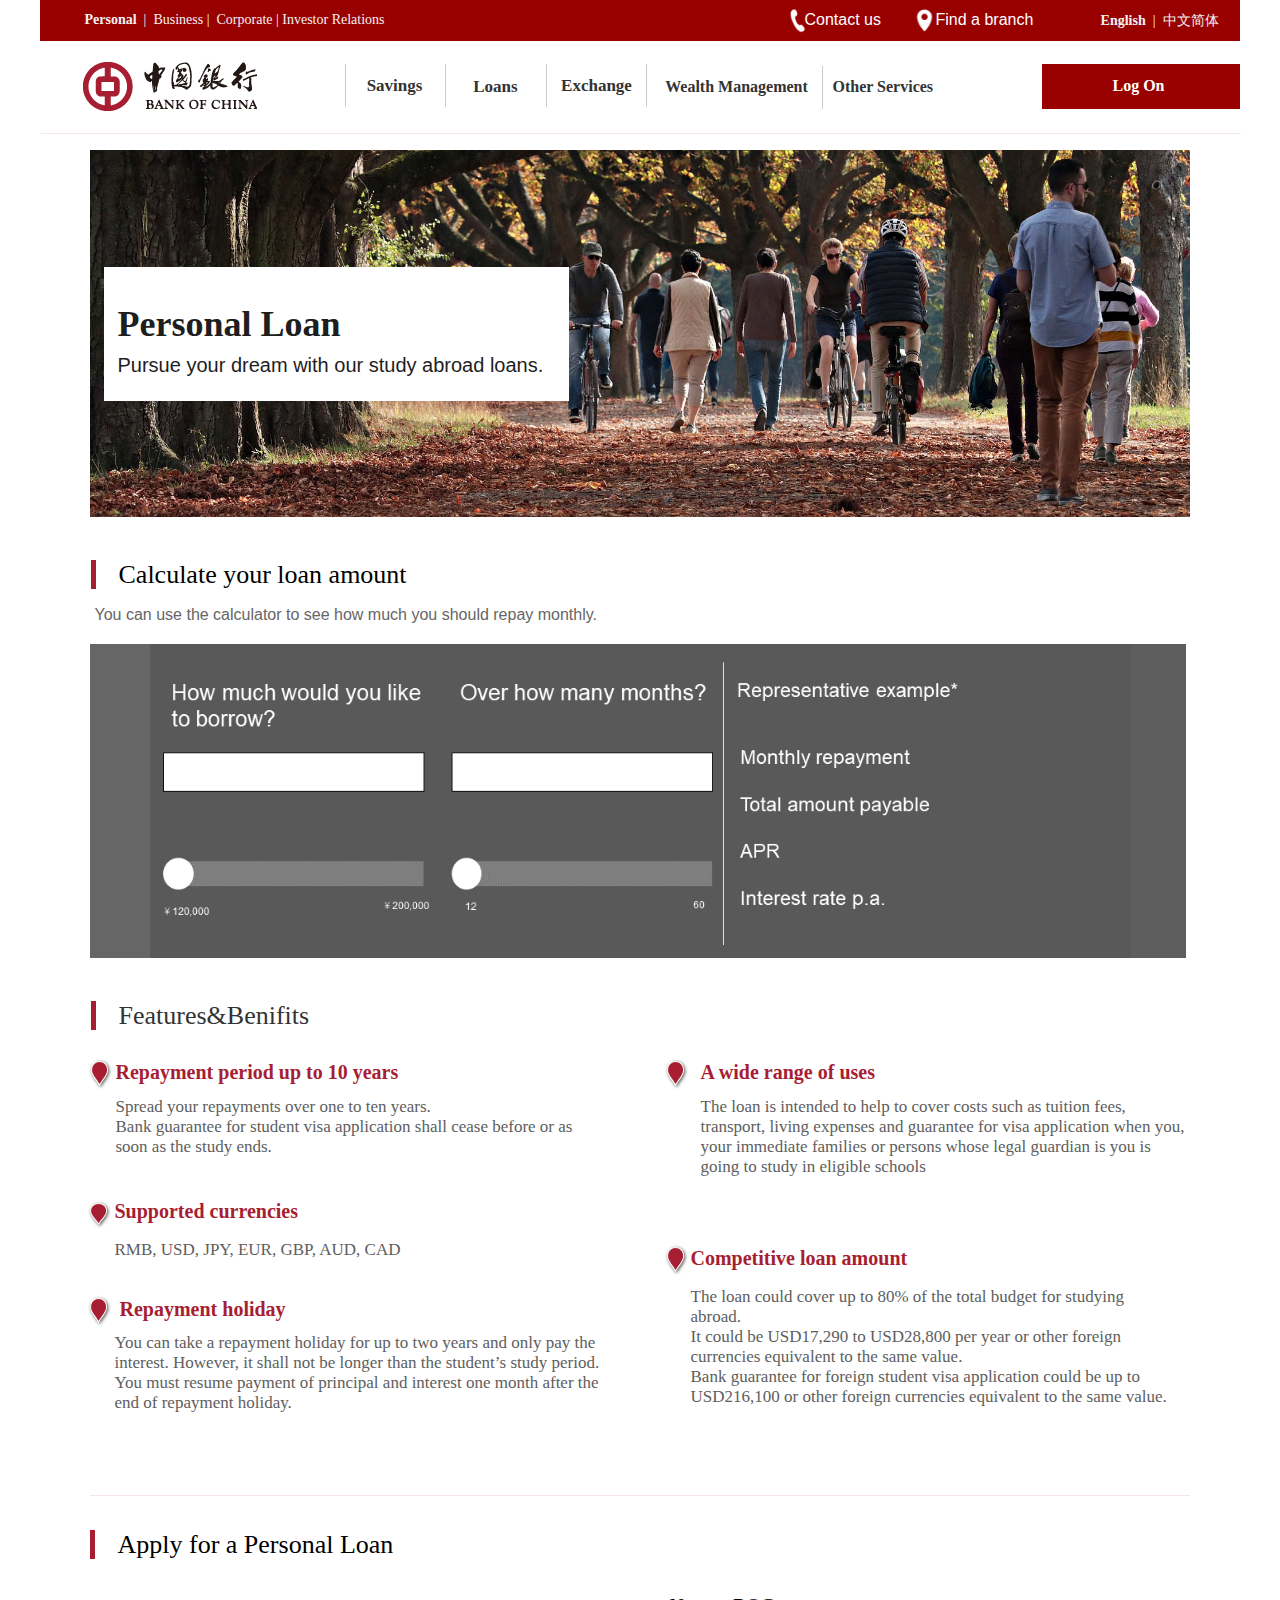
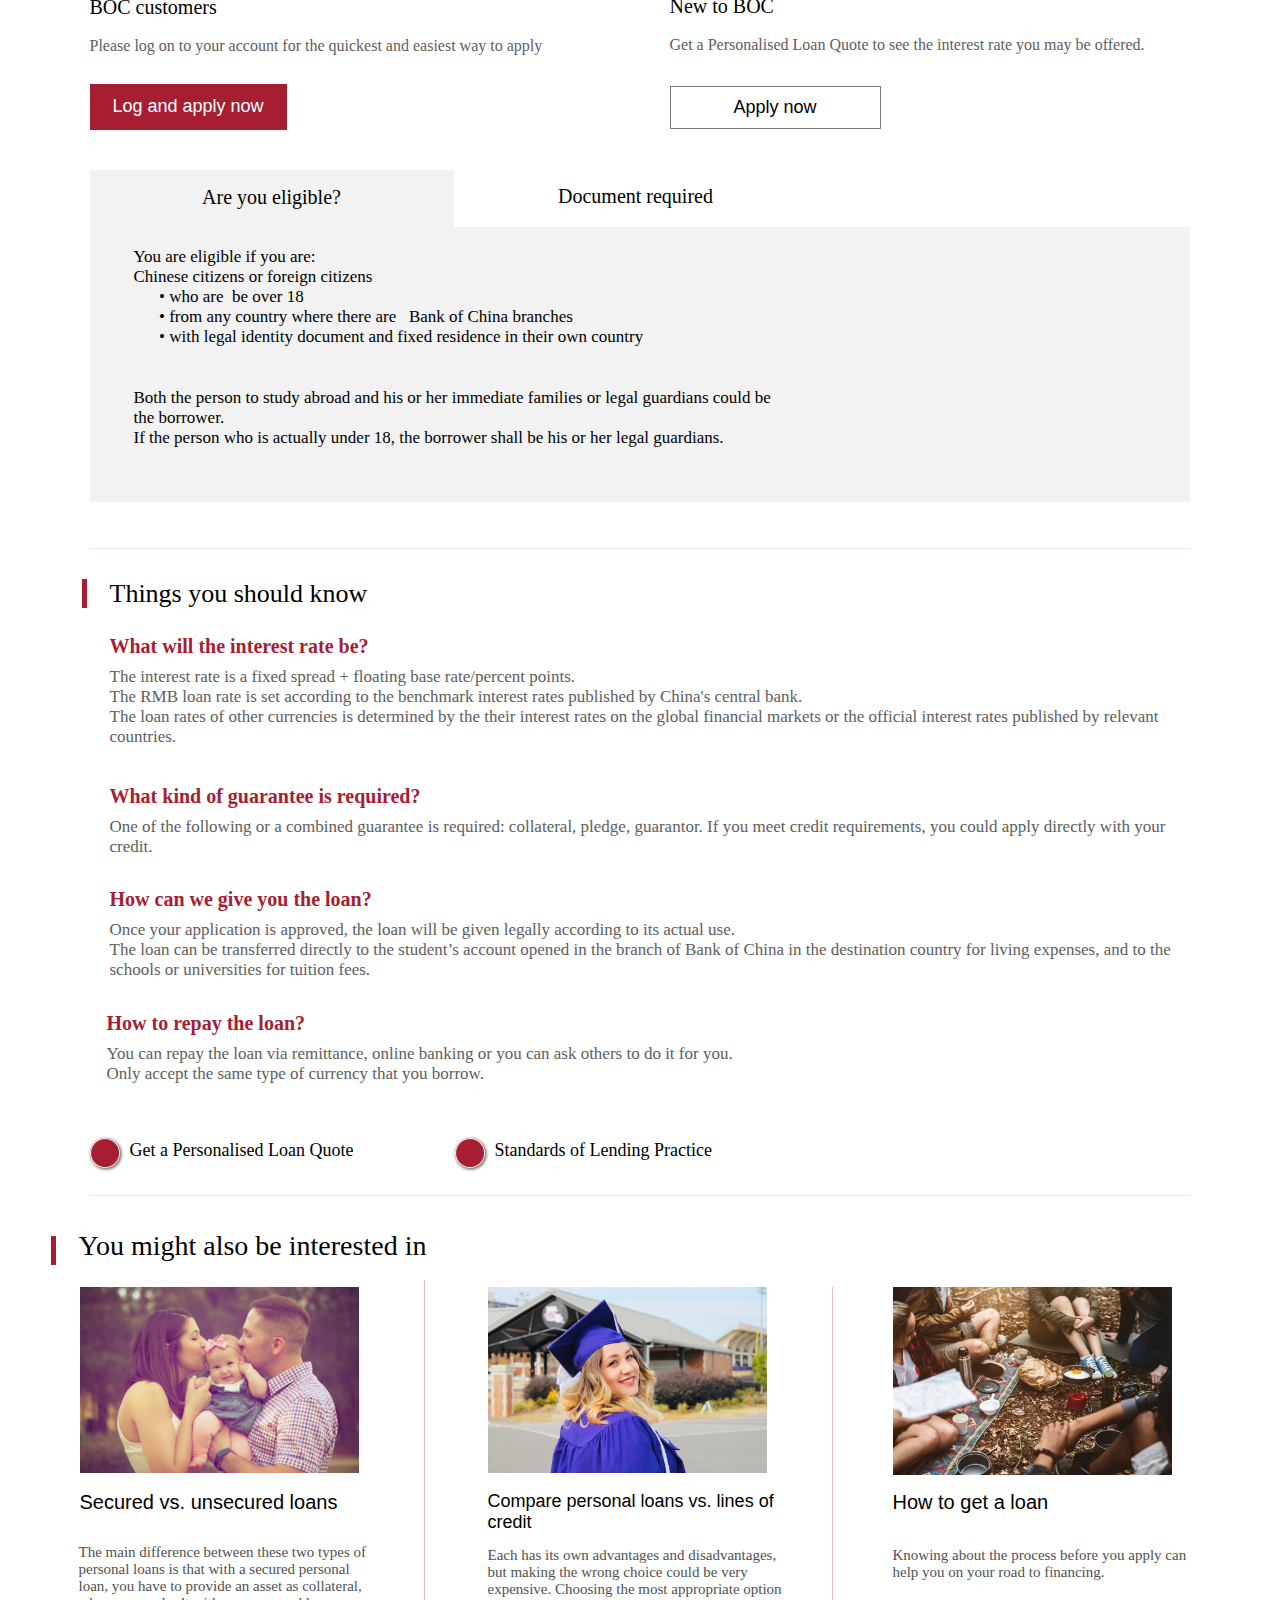
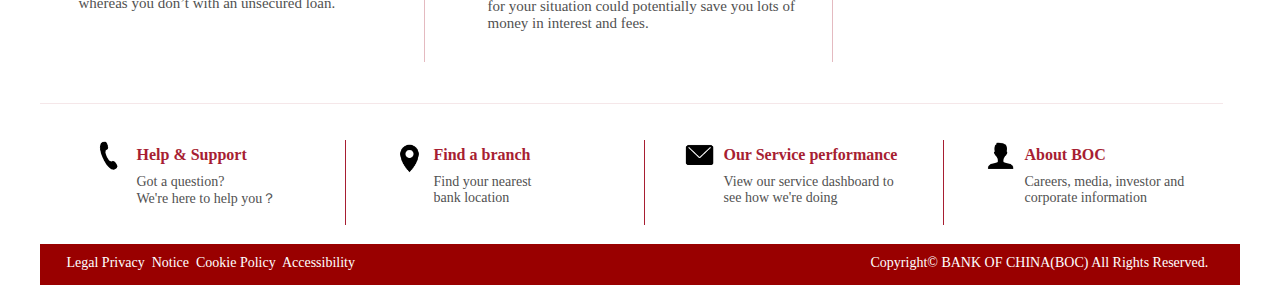
<file: html/index.html>
﻿<!DOCTYPE html>
<html>
  <head>
    <title>index</title>
    <meta http-equiv="X-UA-Compatible" content="IE=edge"/>
    <meta http-equiv="content-type" content="text/html; charset=utf-8"/>
    <meta name="apple-mobile-web-app-capable" content="yes"/>
    <link href="resources/css/jquery-ui-themes.css" type="text/css" rel="stylesheet"/>
    <link href="resources/css/axure_rp_page.css" type="text/css" rel="stylesheet"/>
    <link href="data/styles.css" type="text/css" rel="stylesheet"/>
    <link href="files/index/styles.css" type="text/css" rel="stylesheet"/>
    <script src="resources/scripts/jquery-1.7.1.min.js"></script>
    <script src="resources/scripts/jquery-ui-1.8.10.custom.min.js"></script>
    <script src="resources/scripts/prototypePre.js"></script>
    <script src="data/document.js"></script>
    <script src="resources/scripts/prototypePost.js"></script>
    <script src="files/index/data.js"></script>
    <script type="text/javascript">
      $axure.utils.getTransparentGifPath = function() { return 'resources/images/transparent.gif'; };
      $axure.utils.getOtherPath = function() { return 'resources/Other.html'; };
      $axure.utils.getReloadPath = function() { return 'resources/reload.html'; };
    </script>
  </head>
  <body>
    <div id="base" class="">

      <!-- Unnamed (水准线) -->
      <div id="u0" class="ax_default line">
        <img id="u0_img" class="img " src="images/index/u0.png"/>
      </div>

      <!-- Unnamed (图片 ) -->
      <div id="u1" class="ax_default image">
        <img id="u1_img" class="img " src="images/index/u1.jpg"/>
      </div>

      <!-- Unnamed (矩形) -->
      <div id="u2" class="ax_default label">
        <div id="u2_div" class=""></div>
      </div>

      <!-- Unnamed (矩形) -->
      <div id="u3" class="ax_default box_3">
        <div id="u3_div" class=""></div>
      </div>

      <!-- Unnamed (矩形) -->
      <div id="u4" class="ax_default label">
        <div id="u4_div" class=""></div>
        <div id="u4_text" class="text ">
          <p><span>Personal Loan</span></p>
        </div>
      </div>

      <!-- Unnamed (矩形) -->
      <div id="u5" class="ax_default label">
        <div id="u5_div" class=""></div>
        <div id="u5_text" class="text ">
          <p><span>Pursue your dream with our study abroad loans.</span></p><p><span><br></span></p>
        </div>
      </div>

      <!-- Unnamed (矩形) -->
      <div id="u6" class="ax_default label">
        <div id="u6_div" class=""></div>
        <div id="u6_text" class="text ">
          <p><span>Calculate your loan amount</span></p>
        </div>
      </div>

      <!-- Unnamed (矩形) -->
      <div id="u7" class="ax_default label">
        <div id="u7_div" class=""></div>
        <div id="u7_text" class="text ">
          <p><span>You can use the calculator to see how much you should repay monthly.</span></p>
        </div>
      </div>

      <!-- Unnamed (矩形) -->
      <div id="u8" class="ax_default label">
        <div id="u8_div" class=""></div>
        <div id="u8_text" class="text ">
          <p><span>Features&amp;Benifits</span></p>
        </div>
      </div>

      <!-- Unnamed (矩形) -->
      <div id="u9" class="ax_default label">
        <div id="u9_div" class=""></div>
        <div id="u9_text" class="text ">
          <p><span>Apply for a Personal Loan</span></p>
        </div>
      </div>

      <!-- Unnamed (矩形) -->
      <div id="u10" class="ax_default label">
        <div id="u10_div" class=""></div>
        <div id="u10_text" class="text ">
          <p><span>Things you should know</span></p>
        </div>
      </div>

      <!-- Unnamed (矩形) -->
      <div id="u11" class="ax_default label">
        <div id="u11_div" class=""></div>
        <div id="u11_text" class="text ">
          <p><span>You might also be interested in</span></p>
        </div>
      </div>

      <!-- Unnamed (矩形) -->
      <div id="u12" class="ax_default label">
        <div id="u12_div" class=""></div>
        <div id="u12_text" class="text ">
          <p><span>Help &amp; Support</span></p>
        </div>
      </div>

      <!-- Unnamed (图片 ) -->
      <div id="u13" class="ax_default image">
        <img id="u13_img" class="img " src="images/index/u13.png"/>
      </div>

      <!-- Unnamed (矩形) -->
      <div id="u14" class="ax_default label">
        <div id="u14_div" class=""></div>
        <div id="u14_text" class="text ">
          <p><span>Got a question? </span></p><p><span>We're here to help you？ </span></p>
        </div>
      </div>

      <!-- Unnamed (垂直线) -->
      <div id="u15" class="ax_default line">
        <img id="u15_img" class="img " src="images/index/u15.png"/>
      </div>

      <!-- Unnamed (矩形) -->
      <div id="u16" class="ax_default label">
        <div id="u16_div" class=""></div>
        <div id="u16_text" class="text ">
          <p><span>Find a branch</span></p>
        </div>
      </div>

      <!-- Unnamed (图片 ) -->
      <div id="u17" class="ax_default image">
        <img id="u17_img" class="img " src="images/index/u17.png"/>
      </div>

      <!-- Unnamed (矩形) -->
      <div id="u18" class="ax_default label">
        <div id="u18_div" class=""></div>
        <div id="u18_text" class="text ">
          <p><span>Find your nearest bank location</span></p>
        </div>
      </div>

      <!-- Unnamed (垂直线) -->
      <div id="u19" class="ax_default line">
        <img id="u19_img" class="img " src="images/index/u15.png"/>
      </div>

      <!-- Unnamed (矩形) -->
      <div id="u20" class="ax_default label">
        <div id="u20_div" class=""></div>
        <div id="u20_text" class="text ">
          <p><span>Our Service performance</span></p>
        </div>
      </div>

      <!-- Unnamed (垂直线) -->
      <div id="u21" class="ax_default line">
        <img id="u21_img" class="img " src="images/index/u15.png"/>
      </div>

      <!-- Unnamed (矩形) -->
      <div id="u22" class="ax_default label">
        <div id="u22_div" class=""></div>
        <div id="u22_text" class="text ">
          <p><span>View our service dashboard to see how we're doing</span></p>
        </div>
      </div>

      <!-- Unnamed (图片 ) -->
      <div id="u23" class="ax_default image">
        <img id="u23_img" class="img " src="images/index/u23.png"/>
      </div>

      <!-- Unnamed (矩形) -->
      <div id="u24" class="ax_default label">
        <div id="u24_div" class=""></div>
        <div id="u24_text" class="text ">
          <p><span>About BOC</span></p>
        </div>
      </div>

      <!-- Unnamed (矩形) -->
      <div id="u25" class="ax_default label">
        <div id="u25_div" class=""></div>
        <div id="u25_text" class="text ">
          <p><span>Careers, media, investor and corporate information</span></p>
        </div>
      </div>

      <!-- Unnamed (图片 ) -->
      <div id="u26" class="ax_default image">
        <img id="u26_img" class="img " src="images/index/u26.png"/>
      </div>

      <!-- Unnamed (图片 ) -->
      <div id="u27" class="ax_default image">
        <img id="u27_img" class="img " src="images/index/u27.jpg"/>
      </div>

      <!-- Unnamed (垂直线) -->
      <div id="u28" class="ax_default line">
        <img id="u28_img" class="img " src="images/index/u28.png"/>
      </div>

      <!-- Unnamed (垂直线) -->
      <div id="u29" class="ax_default line">
        <img id="u29_img" class="img " src="images/index/u29.png"/>
      </div>

      <!-- Unnamed (图片 ) -->
      <div id="u30" class="ax_default image">
        <img id="u30_img" class="img " src="images/index/u30.jpeg"/>
      </div>

      <!-- Unnamed (图片 ) -->
      <div id="u31" class="ax_default image">
        <img id="u31_img" class="img " src="images/index/u31.jpeg"/>
      </div>

      <!-- Unnamed (矩形) -->
      <div id="u32" class="ax_default label">
        <div id="u32_div" class=""></div>
        <div id="u32_text" class="text ">
          <p><span>Secured vs. unsecured loans</span></p>
        </div>
      </div>

      <!-- Unnamed (矩形) -->
      <div id="u33" class="ax_default _文字段落">
        <div id="u33_div" class=""></div>
        <div id="u33_text" class="text ">
          <p><span>The main difference between these two types of personal loans is that with a secured personal loan, you have to provide an asset as collateral, whereas you don’t with an unsecured loan.</span></p>
        </div>
      </div>

      <!-- Unnamed (矩形) -->
      <div id="u34" class="ax_default label">
        <div id="u34_div" class=""></div>
        <div id="u34_text" class="text ">
          <p><span>Compare personal loans vs. lines of credit</span></p>
        </div>
      </div>

      <!-- Unnamed (矩形) -->
      <div id="u35" class="ax_default _文字段落">
        <div id="u35_div" class=""></div>
        <div id="u35_text" class="text ">
          <p><span>Each has its own advantages and disadvantages, but making the wrong choice could be very expensive. Choosing the most appropriate option for your situation could potentially save you lots of money in interest and fees.</span></p>
        </div>
      </div>

      <!-- Unnamed (矩形) -->
      <div id="u36" class="ax_default label">
        <div id="u36_div" class=""></div>
        <div id="u36_text" class="text ">
          <p><span>How to get a loan</span></p>
        </div>
      </div>

      <!-- Unnamed (矩形) -->
      <div id="u37" class="ax_default _文字段落">
        <div id="u37_div" class=""></div>
        <div id="u37_text" class="text ">
          <p><span>Knowing about the process before you apply can help you on your road to financing.</span></p>
        </div>
      </div>

      <!-- Unnamed (垂直线) -->
      <div id="u38" class="ax_default line">
        <img id="u38_img" class="img " src="images/index/u38.png"/>
      </div>

      <!-- Unnamed (垂直线) -->
      <div id="u39" class="ax_default line">
        <img id="u39_img" class="img " src="images/index/u38.png"/>
      </div>

      <!-- Unnamed (垂直线) -->
      <div id="u40" class="ax_default line">
        <img id="u40_img" class="img " src="images/index/u38.png"/>
      </div>

      <!-- Unnamed (垂直线) -->
      <div id="u41" class="ax_default line">
        <img id="u41_img" class="img " src="images/index/u38.png"/>
      </div>

      <!-- Unnamed (垂直线) -->
      <div id="u42" class="ax_default line">
        <img id="u42_img" class="img " src="images/index/u38.png"/>
      </div>

      <!-- Unnamed (矩形) -->
      <div id="u43" class="ax_default label">
        <div id="u43_div" class=""></div>
        <div id="u43_text" class="text ">
          <p><span>Repayment period up to 10 years</span></p>
        </div>
      </div>

      <!-- Unnamed (矩形) -->
      <div id="u44" class="ax_default _文字段落">
        <div id="u44_div" class=""></div>
        <div id="u44_text" class="text ">
          <p><span>Spread your repayments over one to ten years.</span></p><p><span>Bank guarantee for student visa application shall cease before or as soon as the study ends.</span></p>
        </div>
      </div>

      <!-- Unnamed (正水滴形) -->
      <div id="u45" class="ax_default marker">
        <img id="u45_img" class="img " src="images/index/u45.png"/>
      </div>

      <!-- Unnamed (矩形) -->
      <div id="u46" class="ax_default label">
        <div id="u46_div" class=""></div>
        <div id="u46_text" class="text ">
          <p><span>A wide range of uses</span></p>
        </div>
      </div>

      <!-- Unnamed (矩形) -->
      <div id="u47" class="ax_default _文字段落">
        <div id="u47_div" class=""></div>
        <div id="u47_text" class="text ">
          <p><span>The loan is intended to help to cover costs such as tuition fees, transport, living expenses and guarantee for visa application when you, your immediate families or persons whose legal guardian is you is going to study in eligible schools</span></p>
        </div>
      </div>

      <!-- Unnamed (正水滴形) -->
      <div id="u48" class="ax_default marker">
        <img id="u48_img" class="img " src="images/index/u45.png"/>
      </div>

      <!-- Unnamed (矩形) -->
      <div id="u49" class="ax_default label">
        <div id="u49_div" class=""></div>
        <div id="u49_text" class="text ">
          <p><span>Supported currencies</span></p><p><span><br></span></p>
        </div>
      </div>

      <!-- Unnamed (正水滴形) -->
      <div id="u50" class="ax_default marker">
        <img id="u50_img" class="img " src="images/index/u50.png"/>
      </div>

      <!-- Unnamed (矩形) -->
      <div id="u51" class="ax_default _文字段落">
        <div id="u51_div" class=""></div>
        <div id="u51_text" class="text ">
          <p><span>RMB, USD, JPY, EUR, GBP, AUD, CAD</span></p><p><span><br></span></p>
        </div>
      </div>

      <!-- Unnamed (矩形) -->
      <div id="u52" class="ax_default _文字段落">
        <div id="u52_div" class=""></div>
        <div id="u52_text" class="text ">
          <p><span>Competitive loan amount</span></p>
        </div>
      </div>

      <!-- Unnamed (正水滴形) -->
      <div id="u53" class="ax_default marker">
        <img id="u53_img" class="img " src="images/index/u45.png"/>
      </div>

      <!-- Unnamed (矩形) -->
      <div id="u54" class="ax_default _文字段落">
        <div id="u54_div" class=""></div>
        <div id="u54_text" class="text ">
          <p><span>The loan could cover up to 80% of the total budget for studying abroad.</span></p><p><span>It could be USD17,290 to USD28,800 per year or other foreign currencies equivalent to the same value.</span></p><p><span>Bank guarantee for foreign student visa application could be up to USD216,100 or other foreign currencies equivalent to the same value.</span></p><p><span><br></span></p>
        </div>
      </div>

      <!-- Unnamed (水准线) -->
      <div id="u55" class="ax_default line">
        <img id="u55_img" class="img " src="images/index/u55.png"/>
      </div>

      <!-- Unnamed (矩形) -->
      <div id="u56" class="ax_default _文字段落">
        <div id="u56_div" class=""></div>
        <div id="u56_text" class="text ">
          <p><span>BOC customers</span></p>
        </div>
      </div>

      <!-- Unnamed (矩形) -->
      <div id="u57" class="ax_default _文字段落">
        <div id="u57_div" class=""></div>
        <div id="u57_text" class="text ">
          <p><span>Please log on to your account for the quickest and easiest way to apply</span></p>
        </div>
      </div>

      <!-- Unnamed (矩形) -->
      <div id="u58" class="ax_default box_3">
        <div id="u58_div" class=""></div>
        <div id="u58_text" class="text ">
          <p><span>Log and apply now</span></p>
        </div>
      </div>

      <!-- Unnamed (矩形) -->
      <div id="u59" class="ax_default _文字段落">
        <div id="u59_div" class=""></div>
        <div id="u59_text" class="text ">
          <p><span>New to BOC</span></p>
        </div>
      </div>

      <!-- Unnamed (矩形) -->
      <div id="u60" class="ax_default _文字段落">
        <div id="u60_div" class=""></div>
        <div id="u60_text" class="text ">
          <p><span>Get a Personalised Loan Quote to see the interest rate you may be offered.</span></p><p><span><br></span></p>
        </div>
      </div>

      <!-- Unnamed (矩形) -->
      <div id="u61" class="ax_default box_1">
        <div id="u61_div" class=""></div>
        <div id="u61_text" class="text ">
          <p><span>Apply now</span></p>
        </div>
      </div>

      <!-- Unnamed (水准线) -->
      <div id="u62" class="ax_default line">
        <img id="u62_img" class="img " src="images/index/u55.png"/>
      </div>

      <!-- Unnamed (矩形) -->
      <div id="u63" class="ax_default label">
        <div id="u63_div" class=""></div>
        <div id="u63_text" class="text ">
          <p><span>Get a Personalised Loan Quote</span></p>
        </div>
      </div>

      <!-- Unnamed (椭圆形) -->
      <div id="u64" class="ax_default marker">
        <img id="u64_img" class="img " src="images/index/u64.png"/>
      </div>

      <!-- Unnamed (矩形) -->
      <div id="u65" class="ax_default _文字段落">
        <div id="u65_div" class=""></div>
        <div id="u65_text" class="text ">
          <p><span>Standards of Lending Practice</span></p>
        </div>
      </div>

      <!-- Unnamed (椭圆形) -->
      <div id="u66" class="ax_default marker">
        <img id="u66_img" class="img " src="images/index/u64.png"/>
      </div>

      <!-- Unnamed (水准线) -->
      <div id="u67" class="ax_default line">
        <img id="u67_img" class="img " src="images/index/u55.png"/>
      </div>

      <!-- Unnamed (矩形) -->
      <div id="u68" class="ax_default _文字段落">
        <div id="u68_div" class=""></div>
        <div id="u68_text" class="text ">
          <p><span>&nbsp;Repayment holiday</span></p>
        </div>
      </div>

      <!-- Unnamed (正水滴形) -->
      <div id="u69" class="ax_default marker">
        <img id="u69_img" class="img " src="images/index/u45.png"/>
      </div>

      <!-- Unnamed (矩形) -->
      <div id="u70" class="ax_default _文字段落">
        <div id="u70_div" class=""></div>
        <div id="u70_text" class="text ">
          <p><span>You can take a repayment holiday for up to two years and only pay the interest. However, it shall not be longer than the student’s study period.</span></p><p><span>You must resume payment of principal and interest one month after the end of repayment holiday. </span></p><p><span><br></span></p>
        </div>
      </div>

      <!-- Unnamed (矩形) -->
      <div id="u71" class="ax_default _文字段落">
        <div id="u71_div" class=""></div>
        <div id="u71_text" class="text ">
          <p><span>What will the interest rate be?</span></p>
        </div>
      </div>

      <!-- Unnamed (矩形) -->
      <div id="u72" class="ax_default _文字段落">
        <div id="u72_div" class=""></div>
        <div id="u72_text" class="text ">
          <p><span>The interest rate is a fixed spread + floating base rate/percent points. </span></p><p><span>The RMB loan rate is set according to the benchmark interest rates published by China's central bank.</span></p><p><span>The loan rates of other currencies is determined by the their interest rates on the global financial markets or the official interest rates published by relevant countries. </span></p><p><span><br></span></p><p><span><br></span></p>
        </div>
      </div>

      <!-- Unnamed (矩形) -->
      <div id="u73" class="ax_default _文字段落">
        <div id="u73_div" class=""></div>
        <div id="u73_text" class="text ">
          <p><span>What kind of guarantee is required?</span></p>
        </div>
      </div>

      <!-- Unnamed (矩形) -->
      <div id="u74" class="ax_default _文字段落">
        <div id="u74_div" class=""></div>
        <div id="u74_text" class="text ">
          <p><span>One of the following or a combined guarantee is required: collateral, pledge, guarantor. If you meet credit requirements, you could apply directly with your credit.</span></p><p><span><br></span></p><p><span><br></span></p>
        </div>
      </div>

      <!-- Unnamed (矩形) -->
      <div id="u75" class="ax_default _文字段落">
        <div id="u75_div" class=""></div>
        <div id="u75_text" class="text ">
          <p><span>How can we give you the loan?</span></p>
        </div>
      </div>

      <!-- Unnamed (矩形) -->
      <div id="u76" class="ax_default _文字段落">
        <div id="u76_div" class=""></div>
        <div id="u76_text" class="text ">
          <p><span>Once your application is approved, the loan will be given legally according to its actual use.</span></p><p><span>The loan can be transferred directly to the student’s account opened in the branch of Bank of China in the destination country for living expenses, and to the schools or universities for tuition fees.</span></p><p><span><br></span></p><p><span><br></span></p><p><span><br></span></p>
        </div>
      </div>

      <!-- Unnamed (矩形) -->
      <div id="u77" class="ax_default _文字段落">
        <div id="u77_div" class=""></div>
        <div id="u77_text" class="text ">
          <p><span>How to repay the loan?</span></p>
        </div>
      </div>

      <!-- Unnamed (矩形) -->
      <div id="u78" class="ax_default _文字段落">
        <div id="u78_div" class=""></div>
        <div id="u78_text" class="text ">
          <p><span>You can repay the loan via remittance, online banking or you can ask others to do it for you.</span></p><p><span>Only accept the same type of currency that you borrow.</span></p>
        </div>
      </div>

      <!-- eligible (动态面板) -->
      <div id="u79" class="ax_default" data-label="eligible">
        <div id="u79_state0" class="panel_state" data-label="State1" style="">
          <div id="u79_state0_content" class="panel_state_content">

            <!-- Unnamed (矩形) -->
            <div id="u80" class="ax_default box_3">
              <div id="u80_div" class=""></div>
            </div>

            <!-- Unnamed (矩形) -->
            <div id="u81" class="ax_default box_3">
              <div id="u81_div" class=""></div>
            </div>

            <!-- Unnamed (矩形) -->
            <div id="u82" class="ax_default _文字段落">
              <div id="u82_div" class=""></div>
              <div id="u82_text" class="text ">
                <p><span>You are eligible if you are:</span></p><p><span>Chinese citizens or foreign citizens </span></p><p><span>&nbsp;&nbsp; &nbsp;&nbsp; &#149; who are&nbsp; be over 18</span></p><p><span>&nbsp;&nbsp; &nbsp;&nbsp; &#149; from any country where there are&nbsp;&nbsp; Bank of China branches</span></p><p><span>&nbsp;&nbsp; &nbsp;&nbsp; &#149; with legal identity document and fixed residence in their own country</span></p><p><span><br></span></p>
              </div>
            </div>

            <!-- Unnamed (矩形) -->
            <div id="u83" class="ax_default _文字段落">
              <div id="u83_div" class=""></div>
              <div id="u83_text" class="text ">
                <p><span>Both the person to study abroad and his or her immediate families or legal guardians could be the borrower.</span></p><p><span>If the person who is actually under 18, the borrower shall be his or her legal guardians.</span></p><p><span><br></span></p>
              </div>
            </div>

            <!-- Unnamed (矩形) -->
            <div id="u84" class="ax_default label">
              <div id="u84_div" class=""></div>
              <div id="u84_text" class="text ">
                <p><span>Are you eligible?</span></p>
              </div>
            </div>

            <!-- Unnamed (矩形) -->
            <div id="u85" class="ax_default box_3">
              <div id="u85_div" class=""></div>
            </div>

            <!-- Unnamed (矩形) -->
            <div id="u86" class="ax_default label">
              <div id="u86_div" class=""></div>
              <div id="u86_text" class="text ">
                <p><span>Document required</span></p>
              </div>
            </div>

            <!-- Unnamed (热区) -->
            <div id="u87" class="ax_default">
            </div>
          </div>
        </div>
      </div>

      <!-- Doc (动态面板) -->
      <div id="u88" class="ax_default" data-label="Doc">
        <div id="u88_state0" class="panel_state" data-label="State1" style="">
          <div id="u88_state0_content" class="panel_state_content">

            <!-- Unnamed (矩形) -->
            <div id="u89" class="ax_default box_3">
              <div id="u89_div" class=""></div>
            </div>

            <!-- Unnamed (矩形) -->
            <div id="u90" class="ax_default box_3">
              <div id="u90_div" class=""></div>
            </div>

            <!-- Unnamed (矩形) -->
            <div id="u91" class="ax_default label">
              <div id="u91_div" class=""></div>
              <div id="u91_text" class="text ">
                <p><span>Document required</span></p>
              </div>
            </div>

            <!-- Unnamed (矩形) -->
            <div id="u92" class="ax_default _文字段落">
              <div id="u92_div" class=""></div>
              <div id="u92_text" class="text ">
                <p><span style="color:#5E5E5E;">Both the original copy and the photocopy of the legal identity document and residence certificate of the borrower and the co-payer.</span></p><p><span style="color:#5E5E5E;">Certificate of the relationship between the borrower and the student;</span></p><p><span style="color:#5E5E5E;">Stable job and income certificate of the borrower and the co-payer recognized by BOC. </span></p><p><span style="color:#5E5E5E;">Admission offer letter and payment notification sent by the eligible schools（ </span><span style="color:#0000FF;">schools list</span><span style="color:#5E5E5E;"> ）</span></p><p><span style="color:#5E5E5E;">For students who have already started their learning abroad, student certificate is also required (student ID card, tuition fee payment voucher of the previous year, valid student visa, etc.)</span></p><p><span style="color:#5E5E5E;">To apply the loan for the guarantee for student visa application, are required the explanation about the requirement of the bank guarantee or its related certificates provided by the embassy or other relevant institutions of the destination country, universities and schools to study in or overseas study service agencies recognized by the Ministry of Education of the People’s Republic of China.</span></p>
              </div>
            </div>

            <!-- Unnamed (矩形) -->
            <div id="u93" class="ax_default box_3">
              <div id="u93_div" class=""></div>
            </div>

            <!-- Unnamed (矩形) -->
            <div id="u94" class="ax_default label">
              <div id="u94_div" class=""></div>
              <div id="u94_text" class="text ">
                <p><span>Are you eligible?</span></p>
              </div>
            </div>

            <!-- Unnamed (热区) -->
            <div id="u95" class="ax_default">
            </div>
          </div>
        </div>
      </div>

      <!-- Unnamed (矩形) -->
      <div id="u96" class="ax_default box_3 selected">
        <div id="u96_div" class="selected"></div>
      </div>

      <!-- Unnamed (矩形) -->
      <div id="u97" class="ax_default label">
        <div id="u97_div" class=""></div>
        <div id="u97_text" class="text ">
          <p><span>Legal Privacy&nbsp; Notice&nbsp; Cookie Policy&nbsp; Accessibility </span></p>
        </div>
      </div>

      <!-- Unnamed (矩形) -->
      <div id="u98" class="ax_default label">
        <div id="u98_div" class=""></div>
        <div id="u98_text" class="text ">
          <p><span>&nbsp; </span><span style="color:#FFFFFF;">Copyright© BANK OF CHINA(BOC) All Rights Reserved.</span></p>
        </div>
      </div>

      <!-- Unnamed (水准线) -->
      <div id="u99" class="ax_default line">
        <img id="u99_img" class="img " src="images/index/u99.png"/>
      </div>

      <!-- Unnamed (矩形) -->
      <div id="u100" class="ax_default box_3 selected">
        <div id="u100_div" class="selected"></div>
      </div>

      <!-- Unnamed (矩形) -->
      <div id="u101" class="ax_default label">
        <div id="u101_div" class=""></div>
        <div id="u101_text" class="text ">
          <p><span style="font-family:'Consolas Bold', 'Consolas Regular', 'Consolas';font-weight:700;">Personal</span><span style="font-family:'Consolas';font-weight:400;">&nbsp; |&nbsp; Business |&nbsp; Corporate | Investor Relations</span></p>
        </div>
      </div>

      <!-- Unnamed (矩形) -->
      <div id="u102" class="ax_default box_2">
        <div id="u102_div" class=""></div>
      </div>

      <!-- Unnamed (图片 ) -->
      <div id="u103" class="ax_default image">
        <img id="u103_img" class="img " src="images/index/u103.png"/>
      </div>

      <!-- Unnamed (垂直线) -->
      <div id="u104" class="ax_default line">
        <img id="u104_img" class="img " src="images/index/u104.png"/>
      </div>

      <!-- Unnamed (垂直线) -->
      <div id="u105" class="ax_default line">
        <img id="u105_img" class="img " src="images/index/u104.png"/>
      </div>

      <!-- Unnamed (垂直线) -->
      <div id="u106" class="ax_default line">
        <img id="u106_img" class="img " src="images/index/u104.png"/>
      </div>

      <!-- Unnamed (垂直线) -->
      <div id="u107" class="ax_default line">
        <img id="u107_img" class="img " src="images/index/u104.png"/>
      </div>

      <!-- Unnamed (垂直线) -->
      <div id="u108" class="ax_default line">
        <img id="u108_img" class="img " src="images/index/u104.png"/>
      </div>

      <!-- Unnamed (矩形) -->
      <div id="u109" class="ax_default _文字段落">
        <div id="u109_div" class=""></div>
        <div id="u109_text" class="text ">
          <p><span>Savings</span></p>
        </div>
      </div>

      <!-- Unnamed (矩形) -->
      <div id="u110" class="ax_default _文字段落">
        <div id="u110_div" class=""></div>
        <div id="u110_text" class="text ">
          <p><span>Wealth Management</span></p>
        </div>
      </div>

      <!-- Unnamed (矩形) -->
      <div id="u111" class="ax_default _文字段落">
        <div id="u111_div" class=""></div>
        <div id="u111_text" class="text ">
          <p><span>Exchange</span></p>
        </div>
      </div>

      <!-- Unnamed (矩形) -->
      <div id="u112" class="ax_default _文字段落">
        <div id="u112_div" class=""></div>
        <div id="u112_text" class="text ">
          <p><span>&nbsp;Other Services</span></p>
        </div>
      </div>

      <!-- Loans BT (矩形) -->
      <div id="u113" class="ax_default primary_button" data-label="Loans BT">
        <div id="u113_div" class=""></div>
        <div id="u113_text" class="text ">
          <p><span>Loans</span></p>
        </div>
      </div>

      <!-- Loan MENU (动态面板) -->
      <div id="u114" class="ax_default" data-label="Loan MENU">
        <div id="u114_state0" class="panel_state" data-label="State1" style="">
          <div id="u114_state0_content" class="panel_state_content">

            <!-- Unnamed (形状) -->
            <div id="u115" class="ax_default box_3">
              <img id="u115_img" class="img " src="images/index/u115.png"/>
            </div>

            <!-- Unnamed (形状) -->
            <div id="u116" class="ax_default _文字段落">
              <img id="u116_img" class="img " src="images/index/u116.png"/>
              <div id="u116_text" class="text ">
                <p><span>Study Abroad Loan</span></p>
              </div>
            </div>

            <!-- Unnamed (形状) -->
            <div id="u117" class="ax_default _文字段落">
              <img id="u117_img" class="img " src="images/index/u117.png"/>
              <div id="u117_text" class="text ">
                <p><span>Study Abroad Loan</span></p>
              </div>
            </div>

            <!-- Unnamed (形状) -->
            <div id="u118" class="ax_default _文字段落">
              <img id="u118_img" class="img " src="images/index/u118.png"/>
              <div id="u118_text" class="text ">
                <p><span>Commercial Real estate Loan&nbsp; &nbsp; &nbsp; </span></p><p><span>&nbsp;</span></p><p><span>Housing Provident Fund Loan&nbsp; &nbsp; &nbsp; </span></p><p><span>&nbsp;</span></p><p><span>Loan for First-hand House&nbsp; &nbsp; &nbsp; </span></p><p><span>&nbsp;</span></p><p><span>Loan for Second-hand House&nbsp; &nbsp; &nbsp; </span></p><p><span>&nbsp;</span></p><p><span>Entrusted Management of Second-hand Housing Transaction Fund&nbsp; &nbsp; &nbsp; </span></p><p><span>&nbsp;</span></p><p><span>Entrusted supervision of Second-hand Housing Transaction Fund</span></p><p><span><br></span></p>
              </div>
            </div>

            <!-- Unnamed (形状) -->
            <div id="u119" class="ax_default _文字段落">
              <img id="u119_img" class="img " src="images/index/u119.png"/>
              <div id="u119_text" class="text ">
                <p><span>Housing Loan</span></p>
              </div>
            </div>

            <!-- Unnamed (形状) -->
            <div id="u120" class="ax_default _文字段落">
              <img id="u120_img" class="img " src="images/index/u120.png"/>
              <div id="u120_text" class="text ">
                <p><span>Personal Auto Loan&nbsp; &nbsp; &nbsp;&nbsp; </span></p><p><span>&nbsp;</span></p><p><span>Business Auto Loan&nbsp; &nbsp; &nbsp; </span></p>
              </div>
            </div>

            <!-- Unnamed (形状) -->
            <div id="u121" class="ax_default _文字段落">
              <img id="u121_img" class="img " src="images/index/u117.png"/>
              <div id="u121_text" class="text ">
                <p><span>Auto Loan</span></p>
              </div>
            </div>

            <!-- Unnamed (占位符) -->
            <div id="u122" class="ax_default _文字段落">
              <img id="u122_img" class="img " src="images/index/u122.png"/>
              <div id="u122_text" class="text ">
                <p><span>Personal Revolving Credit&nbsp; &nbsp; </span></p><p><span><br></span></p><p><span>Personal Business Loan&nbsp; &nbsp; &nbsp; </span></p><p><span><br></span></p><p><span>Revolving Pledge or Mortgage&nbsp; &nbsp; &nbsp; </span></p><p><span><br></span></p><p><span>Personal Pledge Loan</span></p>
              </div>
            </div>

            <!-- Unnamed (形状) -->
            <div id="u123" class="ax_default _文字段落">
              <img id="u123_img" class="img " src="images/index/u117.png"/>
              <div id="u123_text" class="text ">
                <p><span>Others</span></p>
              </div>
            </div>

            <!-- Unnamed (形状) -->
            <div id="u124" class="ax_default box_3">
              <img id="u124_img" class="img " src="images/index/u124.png"/>
            </div>

            <!-- Unnamed (形状) -->
            <div id="u125" class="ax_default _文字段落">
              <img id="u125_img" class="img " src="images/index/u125.png"/>
              <div id="u125_text" class="text ">
                <p><span>Loans</span></p>
              </div>
            </div>

            <!-- Unnamed (矩形) -->
            <div id="u126" class="ax_default box_2">
              <div id="u126_div" class=""></div>
            </div>

            <!-- Unnamed (形状) -->
            <div id="u127" class="ax_default _文字段落">
              <img id="u127_img" class="img " src="images/index/u127.png"/>
              <div id="u127_text" class="text ">
                <p><span>Service</span></p>
              </div>
            </div>

            <!-- Unnamed (占位符) -->
            <div id="u128" class="ax_default _文字段落">
              <img id="u128_img" class="img " src="images/index/u128.png"/>
              <div id="u128_text" class="text ">
                <p><span>Help &amp; Support</span></p><p><span><br></span></p><p><span>Find a branch</span></p>
              </div>
            </div>
          </div>
        </div>
      </div>

      <!-- Unnamed (图片 ) -->
      <div id="u129" class="ax_default image">
        <img id="u129_img" class="img " src="images/index/u129.PNG"/>
      </div>

      <!-- Unnamed (矩形) -->
      <div id="u130" class="ax_default box_3">
        <div id="u130_div" class=""></div>
      </div>

      <!-- Unnamed (矩形) -->
      <div id="u131" class="ax_default box_3">
        <div id="u131_div" class=""></div>
      </div>

      <!-- Unnamed (矩形) -->
      <div id="u132" class="ax_default box_3">
        <div id="u132_div" class=""></div>
      </div>

      <!-- Unnamed (矩形) -->
      <div id="u133" class="ax_default _文字段落">
        <div id="u133_div" class=""></div>
        <div id="u133_text" class="text ">
          <p><span>Log On&nbsp; </span></p>
        </div>
      </div>

      <!-- log on (动态面板) -->
      <div id="u134" class="ax_default" data-label="log on">
        <div id="u134_state0" class="panel_state" data-label="State1" style="">
          <div id="u134_state0_content" class="panel_state_content">

            <!-- Unnamed (矩形) -->
            <div id="u135" class="ax_default box_3">
              <div id="u135_div" class=""></div>
            </div>

            <!-- Unnamed (矩形) -->
            <div id="u136" class="ax_default primary_button">
              <div id="u136_div" class=""></div>
              <div id="u136_text" class="text ">
                <p><span>Personal</span></p>
              </div>
            </div>

            <!-- Unnamed (矩形) -->
            <div id="u137" class="ax_default primary_button">
              <div id="u137_div" class=""></div>
              <div id="u137_text" class="text ">
                <p><span>Business</span></p>
              </div>
            </div>

            <!-- Unnamed (矩形) -->
            <div id="u138" class="ax_default _文字段落">
              <div id="u138_div" class=""></div>
              <div id="u138_text" class="text ">
                <p><span>Online Banking</span></p>
              </div>
            </div>

            <!-- Unnamed (矩形) -->
            <div id="u139" class="ax_default _文字段落">
              <div id="u139_div" class=""></div>
              <div id="u139_text" class="text ">
                <p><span>Register </span></p>
              </div>
            </div>

            <!-- Unnamed (矩形) -->
            <div id="u140" class="ax_default box_3">
              <div id="u140_div" class=""></div>
            </div>

            <!-- Unnamed (矩形) -->
            <div id="u141" class="ax_default _文字段落">
              <div id="u141_div" class=""></div>
              <div id="u141_text" class="text ">
                <p><span>Log On&nbsp; </span></p>
              </div>
            </div>
          </div>
        </div>
      </div>

      <!-- Unnamed (热区) -->
      <div id="u142" class="ax_default">
      </div>

      <!-- Unnamed (矩形) -->
      <div id="u143" class="ax_default label">
        <div id="u143_div" class=""></div>
        <div id="u143_text" class="text ">
          <p><span style="font-family:'Consolas Bold', 'Consolas Regular', 'Consolas';font-weight:700;">English</span><span style="font-family:'Consolas';font-weight:400;">&nbsp; |&nbsp; </span><span style="font-family:'宋体 常规', '宋体';font-weight:400;">中文简体</span></p>
        </div>
      </div>

      <!-- Unnamed (图片 ) -->
      <div id="u144" class="ax_default image">
        <img id="u144_img" class="img " src="images/index/u144.png"/>
      </div>

      <!-- Unnamed (图片 ) -->
      <div id="u145" class="ax_default image">
        <img id="u145_img" class="img " src="images/index/u145.png"/>
      </div>

      <!-- Unnamed (矩形) -->
      <div id="u146" class="ax_default _文字段落">
        <div id="u146_div" class=""></div>
        <div id="u146_text" class="text ">
          <p><span>Contact us</span></p>
        </div>
      </div>

      <!-- Unnamed (矩形) -->
      <div id="u147" class="ax_default _文字段落">
        <div id="u147_div" class=""></div>
        <div id="u147_text" class="text ">
          <p><span>Find a branch</span></p>
        </div>
      </div>
    </div>
  </body>
</html>
</file>
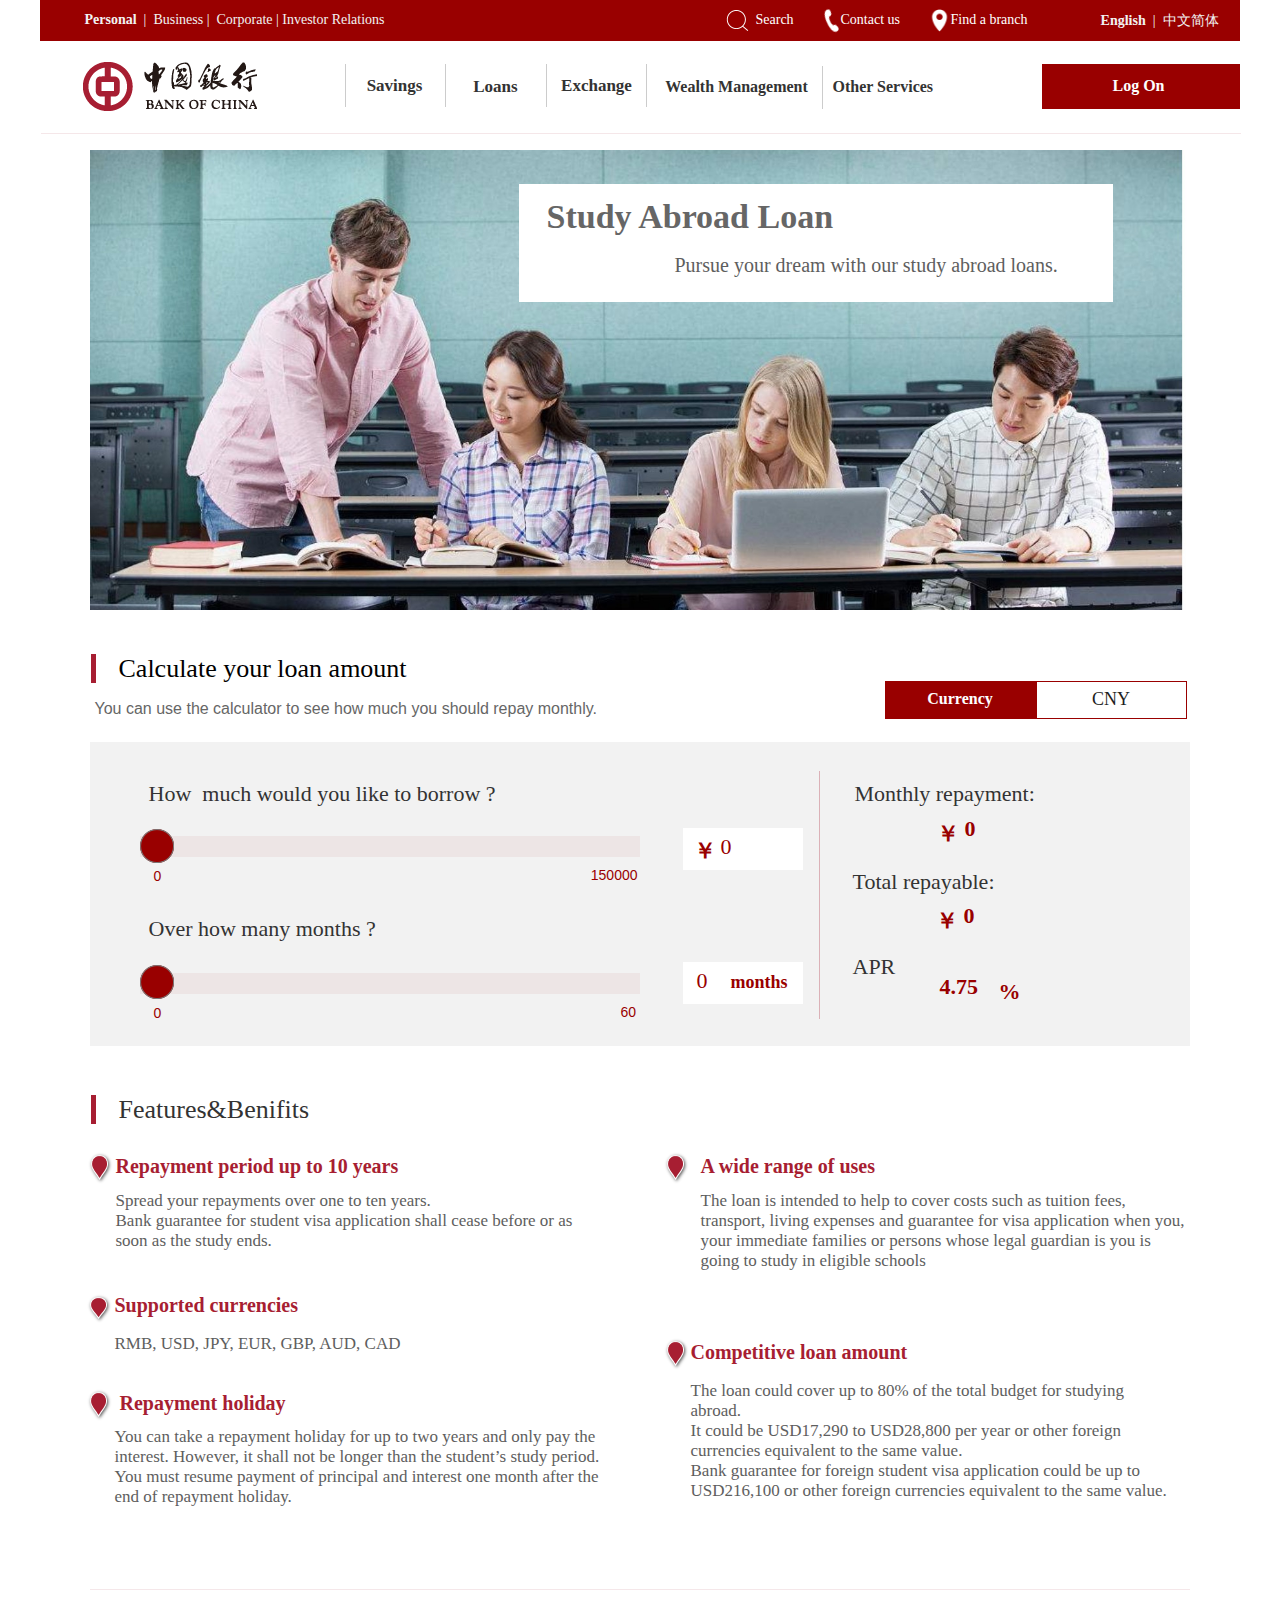
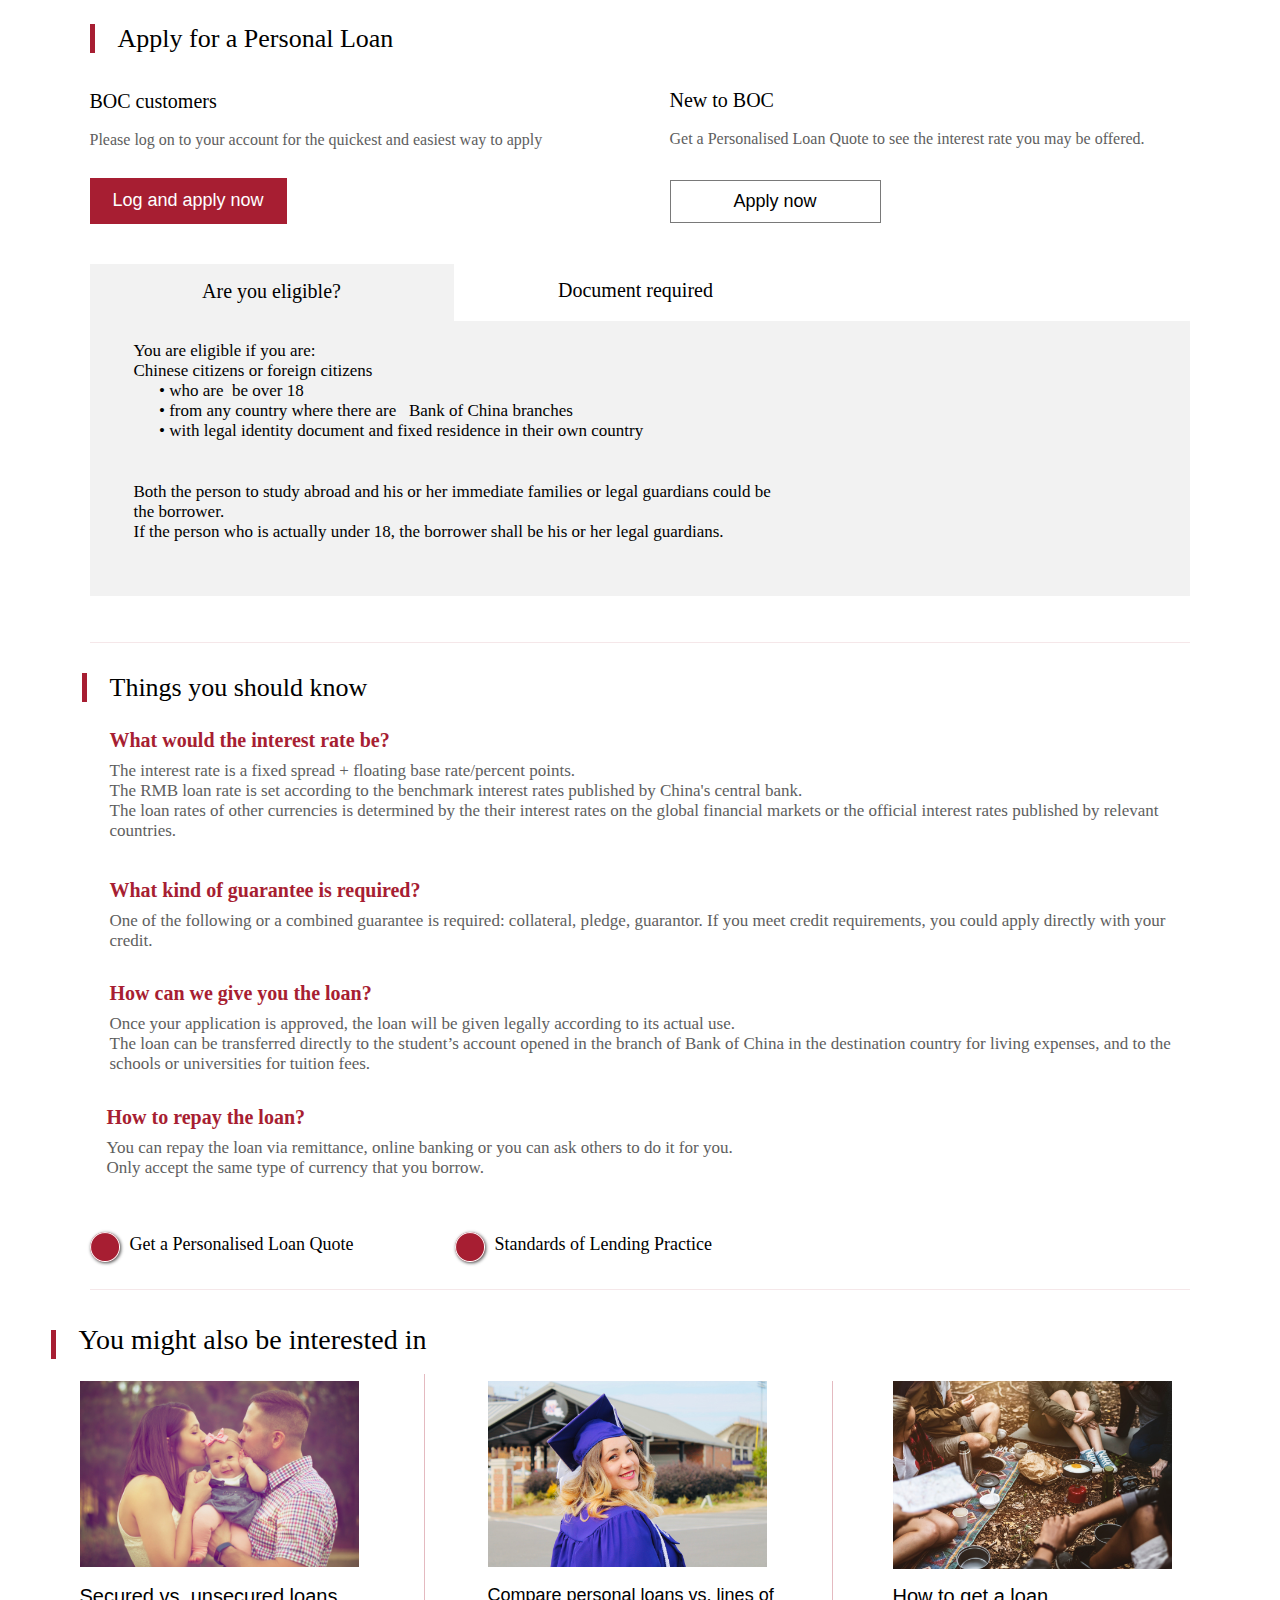
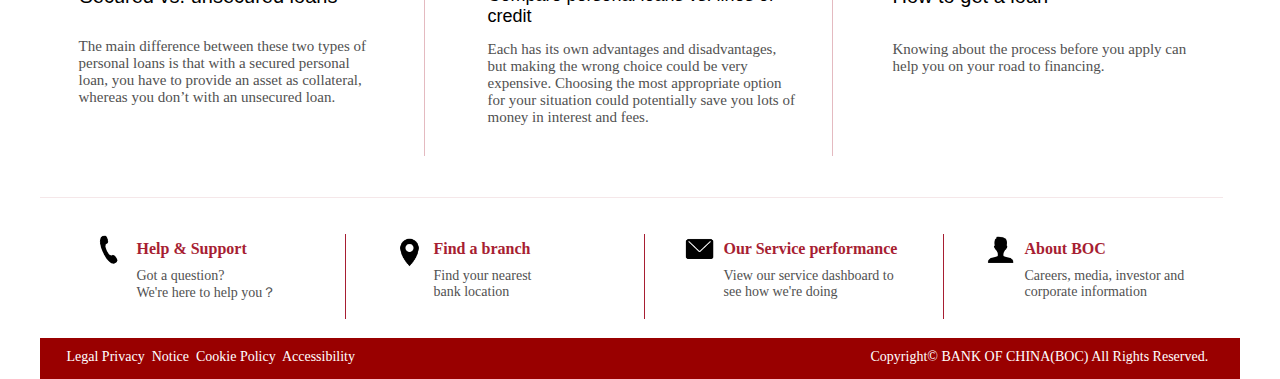
<file: 04.Release/html/index.html>
﻿<!DOCTYPE html>
<html>
  <head>
    <title>index</title>
    <meta http-equiv="X-UA-Compatible" content="IE=edge"/>
    <meta http-equiv="content-type" content="text/html; charset=utf-8"/>
    <meta name="apple-mobile-web-app-capable" content="yes"/>
    <link href="resources/css/jquery-ui-themes.css" type="text/css" rel="stylesheet"/>
    <link href="resources/css/axure_rp_page.css" type="text/css" rel="stylesheet"/>
    <link href="data/styles.css" type="text/css" rel="stylesheet"/>
    <link href="files/index/styles.css" type="text/css" rel="stylesheet"/>
    <script src="resources/scripts/jquery-1.7.1.min.js"></script>
    <script src="resources/scripts/jquery-ui-1.8.10.custom.min.js"></script>
    <script src="resources/scripts/prototypePre.js"></script>
    <script src="data/document.js"></script>
    <script src="resources/scripts/prototypePost.js"></script>
    <script src="files/index/data.js"></script>
    <script type="text/javascript">
      $axure.utils.getTransparentGifPath = function() { return 'resources/images/transparent.gif'; };
      $axure.utils.getOtherPath = function() { return 'resources/Other.html'; };
      $axure.utils.getReloadPath = function() { return 'resources/reload.html'; };
    </script>
  </head>
  <body>
    <div id="base" class="">

      <!-- Unnamed (矩形) -->
      <div id="u0" class="ax_default box_2">
        <div id="u0_div" class=""></div>
      </div>

      <!-- Unnamed (矩形) -->
      <div id="u1" class="ax_default box_3">
        <div id="u1_div" class=""></div>
      </div>

      <!-- Unnamed (矩形) -->
      <div id="u2" class="ax_default box_2">
        <div id="u2_div" class=""></div>
      </div>

      <!-- Unnamed (水准线) -->
      <div id="u3" class="ax_default line">
        <img id="u3_img" class="img " src="images/index/u3.png"/>
      </div>

      <!-- Unnamed (图片 ) -->
      <div id="u4" class="ax_default image">
        <img id="u4_img" class="img " src="images/index/u4.jpg"/>
      </div>

      <!-- Unnamed (矩形) -->
      <div id="u5" class="ax_default label">
        <div id="u5_div" class=""></div>
      </div>

      <!-- Unnamed (矩形) -->
      <div id="u6" class="ax_default box_3">
        <div id="u6_div" class=""></div>
      </div>

      <!-- Unnamed (矩形) -->
      <div id="u7" class="ax_default label">
        <div id="u7_div" class=""></div>
        <div id="u7_text" class="text ">
          <p><span>Study Abroad Loan</span></p>
        </div>
      </div>

      <!-- Unnamed (矩形) -->
      <div id="u8" class="ax_default label">
        <div id="u8_div" class=""></div>
        <div id="u8_text" class="text ">
          <p><span>Pursue your dream with our study abroad loans.</span></p>
        </div>
      </div>

      <!-- Unnamed (矩形) -->
      <div id="u9" class="ax_default label">
        <div id="u9_div" class=""></div>
        <div id="u9_text" class="text ">
          <p><span>Calculate your loan amount</span></p>
        </div>
      </div>

      <!-- Unnamed (矩形) -->
      <div id="u10" class="ax_default label">
        <div id="u10_div" class=""></div>
        <div id="u10_text" class="text ">
          <p><span>You can use the calculator to see how much you should repay monthly.</span></p>
        </div>
      </div>

      <!-- Unnamed (矩形) -->
      <div id="u11" class="ax_default label">
        <div id="u11_div" class=""></div>
        <div id="u11_text" class="text ">
          <p><span>Features&amp;Benifits</span></p>
        </div>
      </div>

      <!-- Unnamed (矩形) -->
      <div id="u12" class="ax_default label">
        <div id="u12_div" class=""></div>
        <div id="u12_text" class="text ">
          <p><span>Apply for a Personal Loan</span></p>
        </div>
      </div>

      <!-- Unnamed (矩形) -->
      <div id="u13" class="ax_default label">
        <div id="u13_div" class=""></div>
        <div id="u13_text" class="text ">
          <p><span>Things you should know</span></p>
        </div>
      </div>

      <!-- Unnamed (矩形) -->
      <div id="u14" class="ax_default label">
        <div id="u14_div" class=""></div>
        <div id="u14_text" class="text ">
          <p><span>You might also be interested in</span></p>
        </div>
      </div>

      <!-- Unnamed (矩形) -->
      <div id="u15" class="ax_default label">
        <div id="u15_div" class=""></div>
        <div id="u15_text" class="text ">
          <p><span>Help &amp; Support</span></p>
        </div>
      </div>

      <!-- Unnamed (图片 ) -->
      <div id="u16" class="ax_default image">
        <img id="u16_img" class="img " src="images/index/u16.png"/>
      </div>

      <!-- Unnamed (矩形) -->
      <div id="u17" class="ax_default label">
        <div id="u17_div" class=""></div>
        <div id="u17_text" class="text ">
          <p><span>Got a question? </span></p><p><span>We're here to help you？ </span></p>
        </div>
      </div>

      <!-- Unnamed (垂直线) -->
      <div id="u18" class="ax_default line">
        <img id="u18_img" class="img " src="images/index/u18.png"/>
      </div>

      <!-- Unnamed (矩形) -->
      <div id="u19" class="ax_default label">
        <div id="u19_div" class=""></div>
        <div id="u19_text" class="text ">
          <p><span>Find a branch</span></p>
        </div>
      </div>

      <!-- Unnamed (图片 ) -->
      <div id="u20" class="ax_default image">
        <img id="u20_img" class="img " src="images/index/u20.png"/>
      </div>

      <!-- Unnamed (矩形) -->
      <div id="u21" class="ax_default label">
        <div id="u21_div" class=""></div>
        <div id="u21_text" class="text ">
          <p><span>Find your nearest bank location</span></p>
        </div>
      </div>

      <!-- Unnamed (垂直线) -->
      <div id="u22" class="ax_default line">
        <img id="u22_img" class="img " src="images/index/u18.png"/>
      </div>

      <!-- Unnamed (矩形) -->
      <div id="u23" class="ax_default label">
        <div id="u23_div" class=""></div>
        <div id="u23_text" class="text ">
          <p><span>Our Service performance</span></p>
        </div>
      </div>

      <!-- Unnamed (垂直线) -->
      <div id="u24" class="ax_default line">
        <img id="u24_img" class="img " src="images/index/u18.png"/>
      </div>

      <!-- Unnamed (矩形) -->
      <div id="u25" class="ax_default label">
        <div id="u25_div" class=""></div>
        <div id="u25_text" class="text ">
          <p><span>View our service dashboard to see how we're doing</span></p>
        </div>
      </div>

      <!-- Unnamed (图片 ) -->
      <div id="u26" class="ax_default image">
        <img id="u26_img" class="img " src="images/index/u26.png"/>
      </div>

      <!-- Unnamed (矩形) -->
      <div id="u27" class="ax_default label">
        <div id="u27_div" class=""></div>
        <div id="u27_text" class="text ">
          <p><span>About BOC</span></p>
        </div>
      </div>

      <!-- Unnamed (矩形) -->
      <div id="u28" class="ax_default label">
        <div id="u28_div" class=""></div>
        <div id="u28_text" class="text ">
          <p><span>Careers, media, investor and corporate information</span></p>
        </div>
      </div>

      <!-- Unnamed (图片 ) -->
      <div id="u29" class="ax_default image">
        <img id="u29_img" class="img " src="images/index/u29.png"/>
      </div>

      <!-- Unnamed (图片 ) -->
      <div id="u30" class="ax_default image">
        <img id="u30_img" class="img " src="images/index/u30.jpg"/>
      </div>

      <!-- Unnamed (垂直线) -->
      <div id="u31" class="ax_default line">
        <img id="u31_img" class="img " src="images/index/u31.png"/>
      </div>

      <!-- Unnamed (垂直线) -->
      <div id="u32" class="ax_default line">
        <img id="u32_img" class="img " src="images/index/u32.png"/>
      </div>

      <!-- Unnamed (图片 ) -->
      <div id="u33" class="ax_default image">
        <img id="u33_img" class="img " src="images/index/u33.jpeg"/>
      </div>

      <!-- Unnamed (图片 ) -->
      <div id="u34" class="ax_default image">
        <img id="u34_img" class="img " src="images/index/u34.jpeg"/>
      </div>

      <!-- Unnamed (矩形) -->
      <div id="u35" class="ax_default label">
        <div id="u35_div" class=""></div>
        <div id="u35_text" class="text ">
          <p><span>Secured vs. unsecured loans</span></p>
        </div>
      </div>

      <!-- Unnamed (矩形) -->
      <div id="u36" class="ax_default _文字段落">
        <div id="u36_div" class=""></div>
        <div id="u36_text" class="text ">
          <p><span>The main difference between these two types of personal loans is that with a secured personal loan, you have to provide an asset as collateral, whereas you don’t with an unsecured loan.</span></p>
        </div>
      </div>

      <!-- Unnamed (矩形) -->
      <div id="u37" class="ax_default label">
        <div id="u37_div" class=""></div>
        <div id="u37_text" class="text ">
          <p><span>Compare personal loans vs. lines of credit</span></p>
        </div>
      </div>

      <!-- Unnamed (矩形) -->
      <div id="u38" class="ax_default _文字段落">
        <div id="u38_div" class=""></div>
        <div id="u38_text" class="text ">
          <p><span>Each has its own advantages and disadvantages, but making the wrong choice could be very expensive. Choosing the most appropriate option for your situation could potentially save you lots of money in interest and fees.</span></p>
        </div>
      </div>

      <!-- Unnamed (矩形) -->
      <div id="u39" class="ax_default label">
        <div id="u39_div" class=""></div>
        <div id="u39_text" class="text ">
          <p><span>How to get a loan</span></p>
        </div>
      </div>

      <!-- Unnamed (矩形) -->
      <div id="u40" class="ax_default _文字段落">
        <div id="u40_div" class=""></div>
        <div id="u40_text" class="text ">
          <p><span>Knowing about the process before you apply can help you on your road to financing.</span></p>
        </div>
      </div>

      <!-- Unnamed (垂直线) -->
      <div id="u41" class="ax_default line">
        <img id="u41_img" class="img " src="images/index/u41.png"/>
      </div>

      <!-- Unnamed (垂直线) -->
      <div id="u42" class="ax_default line">
        <img id="u42_img" class="img " src="images/index/u41.png"/>
      </div>

      <!-- Unnamed (垂直线) -->
      <div id="u43" class="ax_default line">
        <img id="u43_img" class="img " src="images/index/u41.png"/>
      </div>

      <!-- Unnamed (垂直线) -->
      <div id="u44" class="ax_default line">
        <img id="u44_img" class="img " src="images/index/u41.png"/>
      </div>

      <!-- Unnamed (垂直线) -->
      <div id="u45" class="ax_default line">
        <img id="u45_img" class="img " src="images/index/u41.png"/>
      </div>

      <!-- Unnamed (矩形) -->
      <div id="u46" class="ax_default label">
        <div id="u46_div" class=""></div>
        <div id="u46_text" class="text ">
          <p><span>Repayment period up to 10 years</span></p>
        </div>
      </div>

      <!-- Unnamed (矩形) -->
      <div id="u47" class="ax_default _文字段落">
        <div id="u47_div" class=""></div>
        <div id="u47_text" class="text ">
          <p><span>Spread your repayments over one to ten years.</span></p><p><span>Bank guarantee for student visa application shall cease before or as soon as the study ends.</span></p>
        </div>
      </div>

      <!-- Unnamed (正水滴形) -->
      <div id="u48" class="ax_default marker">
        <img id="u48_img" class="img " src="images/index/u48.png"/>
      </div>

      <!-- Unnamed (矩形) -->
      <div id="u49" class="ax_default label">
        <div id="u49_div" class=""></div>
        <div id="u49_text" class="text ">
          <p><span>A wide range of uses</span></p>
        </div>
      </div>

      <!-- Unnamed (矩形) -->
      <div id="u50" class="ax_default _文字段落">
        <div id="u50_div" class=""></div>
        <div id="u50_text" class="text ">
          <p><span>The loan is intended to help to cover costs such as tuition fees, transport, living expenses and guarantee for visa application when you, your immediate families or persons whose legal guardian is you is going to study in eligible schools</span></p>
        </div>
      </div>

      <!-- Unnamed (正水滴形) -->
      <div id="u51" class="ax_default marker">
        <img id="u51_img" class="img " src="images/index/u48.png"/>
      </div>

      <!-- Unnamed (矩形) -->
      <div id="u52" class="ax_default label">
        <div id="u52_div" class=""></div>
        <div id="u52_text" class="text ">
          <p><span>Supported currencies</span></p><p><span><br></span></p>
        </div>
      </div>

      <!-- Unnamed (正水滴形) -->
      <div id="u53" class="ax_default marker">
        <img id="u53_img" class="img " src="images/index/u53.png"/>
      </div>

      <!-- Unnamed (矩形) -->
      <div id="u54" class="ax_default _文字段落">
        <div id="u54_div" class=""></div>
        <div id="u54_text" class="text ">
          <p><span>RMB, USD, JPY, EUR, GBP, AUD, CAD</span></p><p><span><br></span></p>
        </div>
      </div>

      <!-- Unnamed (矩形) -->
      <div id="u55" class="ax_default _文字段落">
        <div id="u55_div" class=""></div>
        <div id="u55_text" class="text ">
          <p><span>Competitive loan amount</span></p>
        </div>
      </div>

      <!-- Unnamed (正水滴形) -->
      <div id="u56" class="ax_default marker">
        <img id="u56_img" class="img " src="images/index/u48.png"/>
      </div>

      <!-- Unnamed (矩形) -->
      <div id="u57" class="ax_default _文字段落">
        <div id="u57_div" class=""></div>
        <div id="u57_text" class="text ">
          <p><span>The loan could cover up to 80% of the total budget for studying abroad.</span></p><p><span>It could be USD17,290 to USD28,800 per year or other foreign currencies equivalent to the same value.</span></p><p><span>Bank guarantee for foreign student visa application could be up to USD216,100 or other foreign currencies equivalent to the same value.</span></p><p><span><br></span></p>
        </div>
      </div>

      <!-- Unnamed (水准线) -->
      <div id="u58" class="ax_default line">
        <img id="u58_img" class="img " src="images/index/u58.png"/>
      </div>

      <!-- Unnamed (矩形) -->
      <div id="u59" class="ax_default _文字段落">
        <div id="u59_div" class=""></div>
        <div id="u59_text" class="text ">
          <p><span>BOC customers</span></p>
        </div>
      </div>

      <!-- Unnamed (矩形) -->
      <div id="u60" class="ax_default _文字段落">
        <div id="u60_div" class=""></div>
        <div id="u60_text" class="text ">
          <p><span>Please log on to your account for the quickest and easiest way to apply</span></p>
        </div>
      </div>

      <!-- Unnamed (矩形) -->
      <div id="u61" class="ax_default box_3">
        <div id="u61_div" class=""></div>
        <div id="u61_text" class="text ">
          <p><span>Log and apply now</span></p>
        </div>
      </div>

      <!-- Unnamed (矩形) -->
      <div id="u62" class="ax_default _文字段落">
        <div id="u62_div" class=""></div>
        <div id="u62_text" class="text ">
          <p><span>New to BOC</span></p>
        </div>
      </div>

      <!-- Unnamed (矩形) -->
      <div id="u63" class="ax_default _文字段落">
        <div id="u63_div" class=""></div>
        <div id="u63_text" class="text ">
          <p><span>Get a Personalised Loan Quote to see the interest rate you may be offered.</span></p><p><span><br></span></p>
        </div>
      </div>

      <!-- Unnamed (矩形) -->
      <div id="u64" class="ax_default box_1">
        <div id="u64_div" class=""></div>
        <div id="u64_text" class="text ">
          <p><span>Apply now</span></p>
        </div>
      </div>

      <!-- Unnamed (水准线) -->
      <div id="u65" class="ax_default line">
        <img id="u65_img" class="img " src="images/index/u58.png"/>
      </div>

      <!-- Unnamed (矩形) -->
      <div id="u66" class="ax_default label">
        <div id="u66_div" class=""></div>
        <div id="u66_text" class="text ">
          <p><span>Get a Personalised Loan Quote</span></p>
        </div>
      </div>

      <!-- Unnamed (椭圆形) -->
      <div id="u67" class="ax_default marker">
        <img id="u67_img" class="img " src="images/index/u67.png"/>
      </div>

      <!-- Unnamed (矩形) -->
      <div id="u68" class="ax_default _文字段落">
        <div id="u68_div" class=""></div>
        <div id="u68_text" class="text ">
          <p><span>Standards of Lending Practice</span></p>
        </div>
      </div>

      <!-- Unnamed (椭圆形) -->
      <div id="u69" class="ax_default marker">
        <img id="u69_img" class="img " src="images/index/u67.png"/>
      </div>

      <!-- Unnamed (水准线) -->
      <div id="u70" class="ax_default line">
        <img id="u70_img" class="img " src="images/index/u58.png"/>
      </div>

      <!-- Unnamed (矩形) -->
      <div id="u71" class="ax_default _文字段落">
        <div id="u71_div" class=""></div>
        <div id="u71_text" class="text ">
          <p><span>&nbsp;Repayment holiday</span></p>
        </div>
      </div>

      <!-- Unnamed (正水滴形) -->
      <div id="u72" class="ax_default marker">
        <img id="u72_img" class="img " src="images/index/u48.png"/>
      </div>

      <!-- Unnamed (矩形) -->
      <div id="u73" class="ax_default _文字段落">
        <div id="u73_div" class=""></div>
        <div id="u73_text" class="text ">
          <p><span>You can take a repayment holiday for up to two years and only pay the interest. However, it shall not be longer than the student’s study period.</span></p><p><span>You must resume payment of principal and interest one month after the end of repayment holiday. </span></p><p><span><br></span></p>
        </div>
      </div>

      <!-- Unnamed (矩形) -->
      <div id="u74" class="ax_default _文字段落">
        <div id="u74_div" class=""></div>
        <div id="u74_text" class="text ">
          <p><span>What would the interest rate be?</span></p>
        </div>
      </div>

      <!-- Unnamed (矩形) -->
      <div id="u75" class="ax_default _文字段落">
        <div id="u75_div" class=""></div>
        <div id="u75_text" class="text ">
          <p><span>The interest rate is a fixed spread + floating base rate/percent points. </span></p><p><span>The RMB loan rate is set according to the benchmark interest rates published by China's central bank.</span></p><p><span>The loan rates of other currencies is determined by the their interest rates on the global financial markets or the official interest rates published by relevant countries. </span></p><p><span><br></span></p><p><span><br></span></p>
        </div>
      </div>

      <!-- Unnamed (矩形) -->
      <div id="u76" class="ax_default _文字段落">
        <div id="u76_div" class=""></div>
        <div id="u76_text" class="text ">
          <p><span>What kind of guarantee is required?</span></p>
        </div>
      </div>

      <!-- Unnamed (矩形) -->
      <div id="u77" class="ax_default _文字段落">
        <div id="u77_div" class=""></div>
        <div id="u77_text" class="text ">
          <p><span>One of the following or a combined guarantee is required: collateral, pledge, guarantor. If you meet credit requirements, you could apply directly with your credit.</span></p><p><span><br></span></p><p><span><br></span></p>
        </div>
      </div>

      <!-- Unnamed (矩形) -->
      <div id="u78" class="ax_default _文字段落">
        <div id="u78_div" class=""></div>
        <div id="u78_text" class="text ">
          <p><span>How can we give you the loan?</span></p>
        </div>
      </div>

      <!-- Unnamed (矩形) -->
      <div id="u79" class="ax_default _文字段落">
        <div id="u79_div" class=""></div>
        <div id="u79_text" class="text ">
          <p><span>Once your application is approved, the loan will be given legally according to its actual use.</span></p><p><span>The loan can be transferred directly to the student’s account opened in the branch of Bank of China in the destination country for living expenses, and to the schools or universities for tuition fees.</span></p><p><span><br></span></p><p><span><br></span></p><p><span><br></span></p>
        </div>
      </div>

      <!-- Unnamed (矩形) -->
      <div id="u80" class="ax_default _文字段落">
        <div id="u80_div" class=""></div>
        <div id="u80_text" class="text ">
          <p><span>How to repay the loan?</span></p>
        </div>
      </div>

      <!-- Unnamed (矩形) -->
      <div id="u81" class="ax_default _文字段落">
        <div id="u81_div" class=""></div>
        <div id="u81_text" class="text ">
          <p><span>You can repay the loan via remittance, online banking or you can ask others to do it for you.</span></p><p><span>Only accept the same type of currency that you borrow.</span></p>
        </div>
      </div>

      <!-- eligible (动态面板) -->
      <div id="u82" class="ax_default" data-label="eligible">
        <div id="u82_state0" class="panel_state" data-label="State1" style="">
          <div id="u82_state0_content" class="panel_state_content">

            <!-- Unnamed (矩形) -->
            <div id="u83" class="ax_default box_3">
              <div id="u83_div" class=""></div>
            </div>

            <!-- Unnamed (矩形) -->
            <div id="u84" class="ax_default box_3">
              <div id="u84_div" class=""></div>
            </div>

            <!-- Unnamed (矩形) -->
            <div id="u85" class="ax_default _文字段落">
              <div id="u85_div" class=""></div>
              <div id="u85_text" class="text ">
                <p><span>You are eligible if you are:</span></p><p><span>Chinese citizens or foreign citizens </span></p><p><span>&nbsp;&nbsp; &nbsp;&nbsp; &#149; who are&nbsp; be over 18</span></p><p><span>&nbsp;&nbsp; &nbsp;&nbsp; &#149; from any country where there are&nbsp;&nbsp; Bank of China branches</span></p><p><span>&nbsp;&nbsp; &nbsp;&nbsp; &#149; with legal identity document and fixed residence in their own country</span></p><p><span><br></span></p>
              </div>
            </div>

            <!-- Unnamed (矩形) -->
            <div id="u86" class="ax_default _文字段落">
              <div id="u86_div" class=""></div>
              <div id="u86_text" class="text ">
                <p><span>Both the person to study abroad and his or her immediate families or legal guardians could be the borrower.</span></p><p><span>If the person who is actually under 18, the borrower shall be his or her legal guardians.</span></p><p><span><br></span></p>
              </div>
            </div>

            <!-- Unnamed (矩形) -->
            <div id="u87" class="ax_default label">
              <div id="u87_div" class=""></div>
              <div id="u87_text" class="text ">
                <p><span>Are you eligible?</span></p>
              </div>
            </div>

            <!-- Unnamed (矩形) -->
            <div id="u88" class="ax_default box_3">
              <div id="u88_div" class=""></div>
            </div>

            <!-- Unnamed (矩形) -->
            <div id="u89" class="ax_default label">
              <div id="u89_div" class=""></div>
              <div id="u89_text" class="text ">
                <p><span>Document required</span></p>
              </div>
            </div>

            <!-- Unnamed (热区) -->
            <div id="u90" class="ax_default">
            </div>
          </div>
        </div>
      </div>

      <!-- Doc (动态面板) -->
      <div id="u91" class="ax_default" data-label="Doc">
        <div id="u91_state0" class="panel_state" data-label="State1" style="">
          <div id="u91_state0_content" class="panel_state_content">

            <!-- Unnamed (矩形) -->
            <div id="u92" class="ax_default box_3">
              <div id="u92_div" class=""></div>
            </div>

            <!-- Unnamed (矩形) -->
            <div id="u93" class="ax_default box_3">
              <div id="u93_div" class=""></div>
            </div>

            <!-- Unnamed (矩形) -->
            <div id="u94" class="ax_default label">
              <div id="u94_div" class=""></div>
              <div id="u94_text" class="text ">
                <p><span>Document required</span></p>
              </div>
            </div>

            <!-- Unnamed (矩形) -->
            <div id="u95" class="ax_default _文字段落">
              <div id="u95_div" class=""></div>
              <div id="u95_text" class="text ">
                <p><span style="color:#5E5E5E;">Both the original copy and the photocopy of the legal identity document and residence certificate of the borrower and the co-payer.</span></p><p><span style="color:#5E5E5E;">Certificate of the relationship between the borrower and the student;</span></p><p><span style="color:#5E5E5E;">Stable job and income certificate of the borrower and the co-payer recognized by BOC. </span></p><p><span style="color:#5E5E5E;">Admission offer letter and payment notification sent by the eligible schools（ </span><span style="color:#0000FF;">schools list</span><span style="color:#5E5E5E;"> ）</span></p><p><span style="color:#5E5E5E;">For students who have already started their learning abroad, student certificate is also required (student ID card, tuition fee payment voucher of the previous year, valid student visa, etc.)</span></p><p><span style="color:#5E5E5E;">To apply the loan for the guarantee for student visa application, are required the explanation about the requirement of the bank guarantee or its related certificates provided by the embassy or other relevant institutions of the destination country, universities and schools to study in or overseas study service agencies recognized by the Ministry of Education of the People’s Republic of China.</span></p>
              </div>
            </div>

            <!-- Unnamed (矩形) -->
            <div id="u96" class="ax_default box_3">
              <div id="u96_div" class=""></div>
            </div>

            <!-- Unnamed (矩形) -->
            <div id="u97" class="ax_default label">
              <div id="u97_div" class=""></div>
              <div id="u97_text" class="text ">
                <p><span>Are you eligible?</span></p>
              </div>
            </div>

            <!-- Unnamed (热区) -->
            <div id="u98" class="ax_default">
            </div>
          </div>
        </div>
      </div>

      <!-- Unnamed (矩形) -->
      <div id="u99" class="ax_default box_3 selected">
        <div id="u99_div" class="selected"></div>
      </div>

      <!-- Unnamed (矩形) -->
      <div id="u100" class="ax_default label">
        <div id="u100_div" class=""></div>
        <div id="u100_text" class="text ">
          <p><span>Legal Privacy&nbsp; Notice&nbsp; Cookie Policy&nbsp; Accessibility </span></p>
        </div>
      </div>

      <!-- Unnamed (矩形) -->
      <div id="u101" class="ax_default label">
        <div id="u101_div" class=""></div>
        <div id="u101_text" class="text ">
          <p><span>&nbsp; </span><span style="color:#FFFFFF;">Copyright© BANK OF CHINA(BOC) All Rights Reserved.</span></p>
        </div>
      </div>

      <!-- Unnamed (水准线) -->
      <div id="u102" class="ax_default line">
        <img id="u102_img" class="img " src="images/index/u102.png"/>
      </div>

      <!-- Unnamed (矩形) -->
      <div id="u103" class="ax_default box_3 selected">
        <div id="u103_div" class="selected"></div>
      </div>

      <!-- Unnamed (矩形) -->
      <div id="u104" class="ax_default label">
        <div id="u104_div" class=""></div>
        <div id="u104_text" class="text ">
          <p><span style="font-family:'Consolas Bold', 'Consolas Regular', 'Consolas';font-weight:700;">Personal</span><span style="font-family:'Consolas';font-weight:400;">&nbsp; |&nbsp; Business |&nbsp; Corporate | Investor Relations</span></p>
        </div>
      </div>

      <!-- Unnamed (矩形) -->
      <div id="u105" class="ax_default box_2">
        <div id="u105_div" class=""></div>
      </div>

      <!-- Unnamed (图片 ) -->
      <div id="u106" class="ax_default image">
        <img id="u106_img" class="img " src="images/index/u106.png"/>
      </div>

      <!-- Unnamed (垂直线) -->
      <div id="u107" class="ax_default line">
        <img id="u107_img" class="img " src="images/index/u107.png"/>
      </div>

      <!-- Unnamed (垂直线) -->
      <div id="u108" class="ax_default line">
        <img id="u108_img" class="img " src="images/index/u107.png"/>
      </div>

      <!-- Unnamed (垂直线) -->
      <div id="u109" class="ax_default line">
        <img id="u109_img" class="img " src="images/index/u107.png"/>
      </div>

      <!-- Unnamed (垂直线) -->
      <div id="u110" class="ax_default line">
        <img id="u110_img" class="img " src="images/index/u107.png"/>
      </div>

      <!-- Unnamed (垂直线) -->
      <div id="u111" class="ax_default line">
        <img id="u111_img" class="img " src="images/index/u107.png"/>
      </div>

      <!-- Unnamed (矩形) -->
      <div id="u112" class="ax_default _文字段落">
        <div id="u112_div" class=""></div>
        <div id="u112_text" class="text ">
          <p><span>Savings</span></p>
        </div>
      </div>

      <!-- Unnamed (矩形) -->
      <div id="u113" class="ax_default _文字段落">
        <div id="u113_div" class=""></div>
        <div id="u113_text" class="text ">
          <p><span>Wealth Management</span></p>
        </div>
      </div>

      <!-- Unnamed (矩形) -->
      <div id="u114" class="ax_default _文字段落">
        <div id="u114_div" class=""></div>
        <div id="u114_text" class="text ">
          <p><span>Exchange</span></p>
        </div>
      </div>

      <!-- Unnamed (矩形) -->
      <div id="u115" class="ax_default _文字段落">
        <div id="u115_div" class=""></div>
        <div id="u115_text" class="text ">
          <p><span>&nbsp;Other Services</span></p>
        </div>
      </div>

      <!-- Loans BT (矩形) -->
      <div id="u116" class="ax_default primary_button" data-label="Loans BT">
        <div id="u116_div" class=""></div>
        <div id="u116_text" class="text ">
          <p><span>Loans</span></p>
        </div>
      </div>

      <!-- Loan MENU (动态面板) -->
      <div id="u117" class="ax_default" data-label="Loan MENU">
        <div id="u117_state0" class="panel_state" data-label="State1" style="">
          <div id="u117_state0_content" class="panel_state_content">

            <!-- Unnamed (形状) -->
            <div id="u118" class="ax_default box_3">
              <img id="u118_img" class="img " src="images/index/u118.png"/>
            </div>

            <!-- Unnamed (形状) -->
            <div id="u119" class="ax_default _文字段落">
              <img id="u119_img" class="img " src="images/index/u119.png"/>
              <div id="u119_text" class="text ">
                <p><span>Study Abroad Loan</span></p>
              </div>
            </div>

            <!-- Unnamed (形状) -->
            <div id="u120" class="ax_default _文字段落">
              <img id="u120_img" class="img " src="images/index/u120.png"/>
              <div id="u120_text" class="text ">
                <p><span>Study Abroad Loan</span></p>
              </div>
            </div>

            <!-- Unnamed (形状) -->
            <div id="u121" class="ax_default _文字段落">
              <img id="u121_img" class="img " src="images/index/u121.png"/>
              <div id="u121_text" class="text ">
                <p><span>Commercial Real estate Loan&nbsp; &nbsp; &nbsp; </span></p><p><span>&nbsp;</span></p><p><span>Housing Provident Fund Loan&nbsp; &nbsp; &nbsp; </span></p><p><span>&nbsp;</span></p><p><span>Loan for First-hand House&nbsp; &nbsp; &nbsp; </span></p><p><span>&nbsp;</span></p><p><span>Loan for Second-hand House&nbsp; &nbsp; &nbsp; </span></p><p><span>&nbsp;</span></p><p><span>Entrusted Management of Second-hand Housing Transaction Fund&nbsp; &nbsp; &nbsp; </span></p><p><span>&nbsp;</span></p><p><span>Entrusted supervision of Second-hand Housing Transaction Fund</span></p><p><span><br></span></p>
              </div>
            </div>

            <!-- Unnamed (形状) -->
            <div id="u122" class="ax_default _文字段落">
              <img id="u122_img" class="img " src="images/index/u122.png"/>
              <div id="u122_text" class="text ">
                <p><span>Housing Loan</span></p>
              </div>
            </div>

            <!-- Unnamed (形状) -->
            <div id="u123" class="ax_default _文字段落">
              <img id="u123_img" class="img " src="images/index/u123.png"/>
              <div id="u123_text" class="text ">
                <p><span>Personal Auto Loan&nbsp; &nbsp; &nbsp;&nbsp; </span></p><p><span>&nbsp;</span></p><p><span>Business Auto Loan&nbsp; &nbsp; &nbsp; </span></p>
              </div>
            </div>

            <!-- Unnamed (形状) -->
            <div id="u124" class="ax_default _文字段落">
              <img id="u124_img" class="img " src="images/index/u120.png"/>
              <div id="u124_text" class="text ">
                <p><span>Auto Loan</span></p>
              </div>
            </div>

            <!-- Unnamed (占位符) -->
            <div id="u125" class="ax_default _文字段落">
              <img id="u125_img" class="img " src="images/index/u125.png"/>
              <div id="u125_text" class="text ">
                <p><span>Personal Revolving Credit&nbsp; &nbsp; </span></p><p><span><br></span></p><p><span>Personal Business Loan&nbsp; &nbsp; &nbsp; </span></p><p><span><br></span></p><p><span>Revolving Pledge or Mortgage&nbsp; &nbsp; &nbsp; </span></p><p><span><br></span></p><p><span>Personal Pledge Loan</span></p>
              </div>
            </div>

            <!-- Unnamed (形状) -->
            <div id="u126" class="ax_default _文字段落">
              <img id="u126_img" class="img " src="images/index/u120.png"/>
              <div id="u126_text" class="text ">
                <p><span>Others</span></p>
              </div>
            </div>

            <!-- Unnamed (形状) -->
            <div id="u127" class="ax_default box_3">
              <img id="u127_img" class="img " src="images/index/u127.png"/>
            </div>

            <!-- Unnamed (形状) -->
            <div id="u128" class="ax_default _文字段落">
              <img id="u128_img" class="img " src="images/index/u128.png"/>
              <div id="u128_text" class="text ">
                <p><span>Loans</span></p>
              </div>
            </div>

            <!-- Unnamed (矩形) -->
            <div id="u129" class="ax_default box_2">
              <div id="u129_div" class=""></div>
            </div>

            <!-- Unnamed (形状) -->
            <div id="u130" class="ax_default _文字段落">
              <img id="u130_img" class="img " src="images/index/u130.png"/>
              <div id="u130_text" class="text ">
                <p><span>Service</span></p>
              </div>
            </div>

            <!-- Unnamed (占位符) -->
            <div id="u131" class="ax_default _文字段落">
              <img id="u131_img" class="img " src="images/index/u131.png"/>
              <div id="u131_text" class="text ">
                <p><span>Help &amp; Support</span></p><p><span><br></span></p><p><span>Find a branch</span></p>
              </div>
            </div>
          </div>
        </div>
      </div>

      <!-- Unnamed (矩形) -->
      <div id="u132" class="ax_default box_3">
        <div id="u132_div" class=""></div>
      </div>

      <!-- Unnamed (矩形) -->
      <div id="u133" class="ax_default _文字段落">
        <div id="u133_div" class=""></div>
        <div id="u133_text" class="text ">
          <p><span>Log On&nbsp; </span></p>
        </div>
      </div>

      <!-- log on (动态面板) -->
      <div id="u134" class="ax_default" data-label="log on">
        <div id="u134_state0" class="panel_state" data-label="State1" style="">
          <div id="u134_state0_content" class="panel_state_content">

            <!-- Unnamed (矩形) -->
            <div id="u135" class="ax_default box_3">
              <div id="u135_div" class=""></div>
            </div>

            <!-- Unnamed (矩形) -->
            <div id="u136" class="ax_default primary_button">
              <div id="u136_div" class=""></div>
              <div id="u136_text" class="text ">
                <p><span>Personal</span></p>
              </div>
            </div>

            <!-- Unnamed (矩形) -->
            <div id="u137" class="ax_default primary_button">
              <div id="u137_div" class=""></div>
              <div id="u137_text" class="text ">
                <p><span>Business</span></p>
              </div>
            </div>

            <!-- Unnamed (矩形) -->
            <div id="u138" class="ax_default _文字段落">
              <div id="u138_div" class=""></div>
              <div id="u138_text" class="text ">
                <p><span>Online Banking</span></p>
              </div>
            </div>

            <!-- Unnamed (矩形) -->
            <div id="u139" class="ax_default _文字段落">
              <div id="u139_div" class=""></div>
              <div id="u139_text" class="text ">
                <p><span>Register </span></p>
              </div>
            </div>

            <!-- Unnamed (矩形) -->
            <div id="u140" class="ax_default box_3">
              <div id="u140_div" class=""></div>
            </div>

            <!-- Unnamed (矩形) -->
            <div id="u141" class="ax_default _文字段落">
              <div id="u141_div" class=""></div>
              <div id="u141_text" class="text ">
                <p><span>Log On&nbsp; </span></p>
              </div>
            </div>
          </div>
        </div>
      </div>

      <!-- Unnamed (热区) -->
      <div id="u142" class="ax_default">
      </div>

      <!-- Unnamed (矩形) -->
      <div id="u143" class="ax_default label">
        <div id="u143_div" class=""></div>
        <div id="u143_text" class="text ">
          <p><span style="font-family:'Consolas Bold', 'Consolas Regular', 'Consolas';font-weight:700;">English</span><span style="font-family:'Consolas';font-weight:400;">&nbsp; |&nbsp; </span><span style="font-family:'宋体 常规', '宋体';font-weight:400;">中文简体</span></p>
        </div>
      </div>

      <!-- Unnamed (图片 ) -->
      <div id="u144" class="ax_default image">
        <img id="u144_img" class="img " src="images/index/u144.png"/>
      </div>

      <!-- Unnamed (图片 ) -->
      <div id="u145" class="ax_default image">
        <img id="u145_img" class="img " src="images/index/u145.png"/>
      </div>

      <!-- Unnamed (矩形) -->
      <div id="u146" class="ax_default _文字段落">
        <div id="u146_div" class=""></div>
        <div id="u146_text" class="text ">
          <p><span>Contact us</span></p>
        </div>
      </div>

      <!-- Unnamed (矩形) -->
      <div id="u147" class="ax_default _文字段落">
        <div id="u147_div" class=""></div>
        <div id="u147_text" class="text ">
          <p><span>Find a branch</span></p>
        </div>
      </div>

      <!-- slide 2 (动态面板) -->
      <div id="u148" class="ax_default" data-label="slide 2">
        <div id="u148_state0" class="panel_state" data-label="State1" style="">
          <div id="u148_state0_content" class="panel_state_content">

            <!-- Unnamed (椭圆形) -->
            <div id="u149" class="ax_default ellipse">
              <img id="u149_img" class="img " src="images/index/u149.png"/>
            </div>
          </div>
        </div>
      </div>

      <!-- Unnamed (矩形) -->
      <div id="u150" class="ax_default box_2">
        <div id="u150_div" class=""></div>
      </div>

      <!-- slide 1 (动态面板) -->
      <div id="u151" class="ax_default" data-label="slide 1">
        <div id="u151_state0" class="panel_state" data-label="State1" style="">
          <div id="u151_state0_content" class="panel_state_content">

            <!-- Unnamed (椭圆形) -->
            <div id="u152" class="ax_default ellipse">
              <img id="u152_img" class="img " src="images/index/u149.png"/>
            </div>
          </div>
        </div>
      </div>

      <!-- Unnamed (矩形) -->
      <div id="u153" class="ax_default _二级标题">
        <div id="u153_div" class=""></div>
        <div id="u153_text" class="text ">
          <p><span>How&nbsp; much would you like to borrow ?</span></p>
        </div>
      </div>

      <!-- Unnamed (矩形) -->
      <div id="u154" class="ax_default _二级标题">
        <div id="u154_div" class=""></div>
        <div id="u154_text" class="text ">
          <p><span>Over how many months ?</span></p>
        </div>
      </div>

      <!-- borrow (矩形) -->
      <div id="u155" class="ax_default box_1" data-label="borrow">
        <div id="u155_div" class=""></div>
      </div>

      <!-- months (矩形) -->
      <div id="u156" class="ax_default box_1" data-label="months">
        <div id="u156_div" class=""></div>
      </div>

      <!-- Unnamed (矩形) -->
      <div id="u157" class="ax_default _文字段落">
        <div id="u157_div" class=""></div>
        <div id="u157_text" class="text ">
          <p><span>Currency </span></p>
        </div>
      </div>

      <!-- Unnamed (垂直线) -->
      <div id="u158" class="ax_default line">
        <img id="u158_img" class="img " src="images/index/u158.png"/>
      </div>

      <!-- Unnamed (矩形) -->
      <div id="u159" class="ax_default _二级标题">
        <div id="u159_div" class=""></div>
        <div id="u159_text" class="text ">
          <p><span>Monthly repayment:</span></p>
        </div>
      </div>

      <!-- Unnamed (矩形) -->
      <div id="u160" class="ax_default _二级标题">
        <div id="u160_div" class=""></div>
        <div id="u160_text" class="text ">
          <p><span>Total repayable:</span></p>
        </div>
      </div>

      <!-- Unnamed (矩形) -->
      <div id="u161" class="ax_default _二级标题">
        <div id="u161_div" class=""></div>
        <div id="u161_text" class="text ">
          <p><span>APR</span></p>
        </div>
      </div>

      <!-- Unnamed (矩形) -->
      <div id="u162" class="ax_default _二级标题">
        <div id="u162_div" class=""></div>
        <div id="u162_text" class="text ">
          <p><span>￥ </span></p>
        </div>
      </div>

      <!-- Unnamed (矩形) -->
      <div id="u163" class="ax_default _二级标题">
        <div id="u163_div" class=""></div>
        <div id="u163_text" class="text ">
          <p><span>￥ </span></p>
        </div>
      </div>

      <!-- Monthly repayable (矩形) -->
      <div id="u164" class="ax_default _二级标题" data-label="Monthly repayable">
        <div id="u164_div" class=""></div>
        <div id="u164_text" class="text ">
          <p><span>0</span></p>
        </div>
      </div>

      <!-- Total repayable: (矩形) -->
      <div id="u165" class="ax_default _二级标题" data-label="Total repayable:">
        <div id="u165_div" class=""></div>
        <div id="u165_text" class="text ">
          <p><span>0</span></p>
        </div>
      </div>

      <!-- Unnamed (矩形) -->
      <div id="u166" class="ax_default _二级标题">
        <div id="u166_div" class=""></div>
      </div>

      <!-- Unnamed (矩形) -->
      <div id="u167" class="ax_default _二级标题">
        <div id="u167_div" class=""></div>
        <div id="u167_text" class="text ">
          <p><span>%</span></p>
        </div>
      </div>

      <!-- APR (矩形) -->
      <div id="u168" class="ax_default _二级标题" data-label="APR">
        <div id="u168_div" class=""></div>
        <div id="u168_text" class="text ">
          <p><span>4.75</span></p>
        </div>
      </div>

      <!-- Unnamed (矩形) -->
      <div id="u169" class="ax_default _二级标题">
        <div id="u169_div" class=""></div>
        <div id="u169_text" class="text ">
          <p><span>￥ </span></p>
        </div>
      </div>

      <!-- Unnamed (矩形) -->
      <div id="u170" class="ax_default _二级标题">
        <div id="u170_div" class=""></div>
        <div id="u170_text" class="text ">
          <p><span>months</span></p>
        </div>
      </div>

      <!-- Unnamed (矩形) -->
      <div id="u171" class="ax_default label">
        <div id="u171_div" class=""></div>
        <div id="u171_text" class="text ">
          <p><span>60</span></p>
        </div>
      </div>

      <!-- Unnamed (矩形) -->
      <div id="u172" class="ax_default label">
        <div id="u172_div" class=""></div>
        <div id="u172_text" class="text ">
          <p><span>0</span></p>
        </div>
      </div>

      <!-- amount (矩形) -->
      <div id="u173" class="ax_default _二级标题" data-label="amount">
        <div id="u173_div" class=""></div>
        <div id="u173_text" class="text ">
          <p><span>0</span></p>
        </div>
      </div>

      <!-- month (矩形) -->
      <div id="u174" class="ax_default _二级标题" data-label="month">
        <div id="u174_div" class=""></div>
        <div id="u174_text" class="text ">
          <p><span>0</span></p>
        </div>
      </div>

      <!-- Unnamed (矩形) -->
      <div id="u175" class="ax_default box_2">
        <div id="u175_div" class=""></div>
        <div id="u175_text" class="text ">
          <p><span>CNY</span></p>
        </div>
      </div>

      <!-- currency list (动态面板) -->
      <div id="u176" class="ax_default ax_default_hidden" data-label="currency list" style="display:none; visibility: hidden">
        <div id="u176_state0" class="panel_state" data-label="State1" style="">
          <div id="u176_state0_content" class="panel_state_content">

            <!-- Unnamed (矩形) -->
            <div id="u177" class="ax_default box_2">
              <div id="u177_div" class=""></div>
            </div>

            <!-- Unnamed (水准线) -->
            <div id="u178" class="ax_default line">
              <img id="u178_img" class="img " src="images/index/u178.png"/>
            </div>

            <!-- Unnamed (水准线) -->
            <div id="u179" class="ax_default line">
              <img id="u179_img" class="img " src="images/index/u178.png"/>
            </div>

            <!-- Unnamed (水准线) -->
            <div id="u180" class="ax_default line">
              <img id="u180_img" class="img " src="images/index/u178.png"/>
            </div>

            <!-- Unnamed (矩形) -->
            <div id="u181" class="ax_default label">
              <div id="u181_div" class=""></div>
              <div id="u181_text" class="text ">
                <p><span>USD</span></p>
              </div>
            </div>

            <!-- Unnamed (矩形) -->
            <div id="u182" class="ax_default label">
              <div id="u182_div" class=""></div>
              <div id="u182_text" class="text ">
                <p><span>EUR</span></p>
              </div>
            </div>

            <!-- Unnamed (矩形) -->
            <div id="u183" class="ax_default label">
              <div id="u183_div" class=""></div>
              <div id="u183_text" class="text ">
                <p><span>JPY</span></p>
              </div>
            </div>

            <!-- Unnamed (矩形) -->
            <div id="u184" class="ax_default label">
              <div id="u184_div" class=""></div>
              <div id="u184_text" class="text ">
                <p><span>GBP</span></p>
              </div>
            </div>
          </div>
        </div>
      </div>

      <!-- Unnamed (热区) -->
      <div id="u185" class="ax_default">
      </div>

      <!-- amount-left (热区) -->
      <div id="u186" class="ax_default" data-label="amount-left">
      </div>

      <!-- month-left (热区) -->
      <div id="u187" class="ax_default" data-label="month-left">
      </div>

      <!-- Unnamed (图片 ) -->
      <div id="u188" class="ax_default image">
        <img id="u188_img" class="img " src="images/index/u188.png"/>
      </div>

      <!-- Unnamed (矩形) -->
      <div id="u189" class="ax_default label">
        <div id="u189_div" class=""></div>
        <div id="u189_text" class="text ">
          <p><span>Search</span></p>
        </div>
      </div>

      <!-- Unnamed (矩形) -->
      <div id="u190" class="ax_default label">
        <div id="u190_div" class=""></div>
        <div id="u190_text" class="text ">
          <p><span>150000</span></p>
        </div>
      </div>

      <!-- Unnamed (矩形) -->
      <div id="u191" class="ax_default label">
        <div id="u191_div" class=""></div>
        <div id="u191_text" class="text ">
          <p><span>0</span></p>
        </div>
      </div>
    </div>
  </body>
</html>
</file>
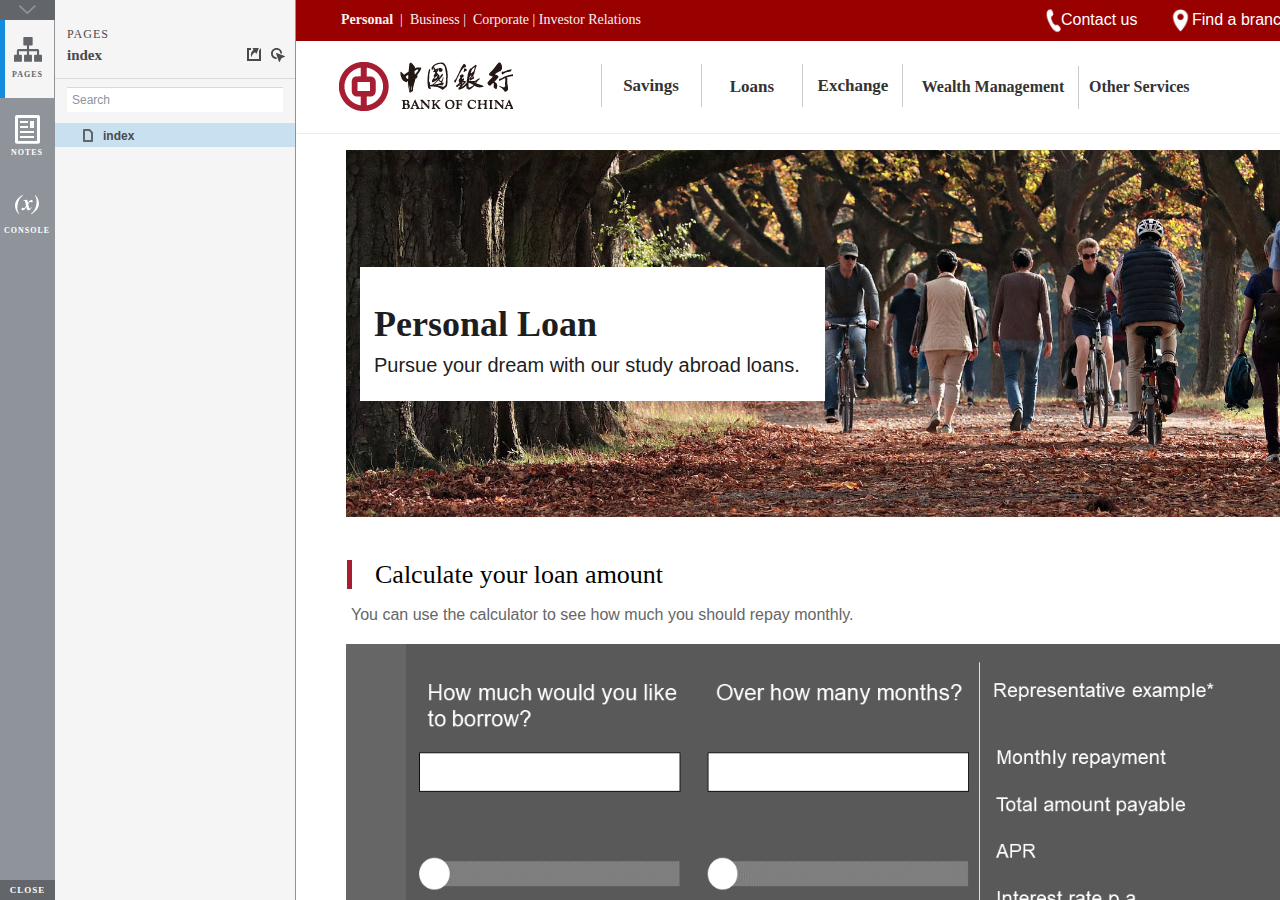
<file: html/start.html>
<!DOCTYPE html>
<html xmlns="http://www.w3.org/1999/xhtml" xml:lang="en" lang="en">
<head>
    <title>Untitled Document</title>
    <meta http-equiv="X-UA-Compatible" content="IE=edge"/>
    <meta http-equiv="content-type" content="text/html; charset=utf-8" />
    <meta name="viewport" content="width=device-width, initial-scale=1.0" />
    <meta name="apple-mobile-web-app-capable" content="yes" />
    <link type="text/css" href="resources/css/reset.css" rel="Stylesheet" />
    <link type="text/css" href="resources/css/default.css" rel="Stylesheet" />
    <!--<link href='https://fonts.googleapis.com/css?family=Nunito:300' rel='stylesheet' type='text/css'>-->

    <script type="text/javascript">
        if (location.href.toString().indexOf('file://localhost/') == 0) {
            location.href = location.href.toString().replace('file://localhost/', 'file:///');
        }
    </script>

    <!-- 8.0.0.3377 -->
<script src="resources/scripts/jquery-1.7.1.min.js"></script>
<script src="resources/scripts/startPre.js"></script>
<script src="data/document.js"></script>

    <style type="text/css">

#outerContainer {
	width:1000px;
	height:1500px;
}

.vsplitbar {
    width: 3px;
    /*background: #B9B9B9;*/
    border-right: 1px solid #8f949a;
}

.vsplitbar:hover, .vsplitbar.active {
    background: #8f949a;
}

#rightPanel {
    background-color: White;
}

/*#leftPanel {
    min-width: 120px;
}*/

.splitterMask {
   position:absolute;
   top: 0;
   left: 0;
   width: 100%;
   height: 100%;
   overflow: hidden;
   background-image: url(resources/images/transparent.gif);
   z-index: 20000;
}

    </style>
    <script type="text/javascript" language="JavaScript"><!--
        var SITEMAP_COLLAPSE_VAR_NAME = 'c';
        var PLUGIN_VAR_NAME = 'g';
        var FOOTNOTES_VAR_NAME = 'fn';
        var ADAPTIVE_VIEW_VAR_NAME = 'view';
        var lastLeftPanelWidth = 295;
        var toolBarOnly = true;

        // isolate scope
        (function() {
            setUpController();
            
            var configuration = $axure.document.configuration;
            var _settings = {};
            _settings.projectId = configuration.prototypeId;
            _settings.isAxshare = configuration.isAxshare;
            _settings.loadFeedbackPlugin = configuration.loadFeedbackPlugin;
            var cHash = getHashStringVar(SITEMAP_COLLAPSE_VAR_NAME);
            _settings.startCollapsed = cHash == "1";
            if(cHash == "2") closePlayer();
            var gHash = getHashStringVar(PLUGIN_VAR_NAME);
            if(gHash == "") gHash = 1;
            _settings.startPluginGid = gHash;

            $axure.player.settings = _settings;

            $(window).bind('load', function() {
                if(CHROME_5_LOCAL && !$('body').attr('pluginDetected')) {
                    window.location = 'resources/chrome/chrome.html';
                }
            });

            $(document).ready(function() {
                $axure.page.bind('load.start', mainFrame_onload);
                $axure.messageCenter.addMessageListener(messageCenter_message);

                $(document).on('pluginShown', function (event, data) {
                    setVarInCurrentUrlHash('g', data ? data : '');
                });

                $(document).on('pluginCreated', function(event, data) {
                    if($axure.player.settings.startPluginGid == data) {
                        $axure.player.showPlugin(data);
                    }
                });

                if($axure.player.settings.loadFeedbackPlugin) {
                    if($axure.player.settings.isAxshare) {
                        $axure.utils.loadJS('/Scripts/plugins/feedback/feedback8.js');
                    } else {
                        $axure.utils.loadJS('http://share.axure.com/Scripts/plugins/feedback/feedback8.js');
                    }
                }

                if(navigator.userAgent.indexOf("MSIE") >= 0) $('#outerContainer').width('100%');
                initialize();
                if($axure.player.settings.startCollapsed) $('#outerContainer').splitter({ sizeLeft: 0 });
                else $('#outerContainer').splitter({ sizeLeft: lastLeftPanelWidth });
                $('#leftPanel').width(lastLeftPanelWidth);
                
                $(window).resize(function() { resizeContent(); });

                $('#maximizePanelContainer').hide();

                initializeLogo();

                $(window).resize();
                resizeContent();
                
                $axure.player.collapseToBar();

                if($axure.player.settings.startCollapsed) {
                    collapse();
                    $('#leftPanel').width(0);
                }

                if(MOBILE_DEVICE) {
                    $('#interfaceControlFrameMinimizeContainer').height('45px');
                    $('#interfaceControlFrameMinimizeContainer a').height('45px');
                    $('#interfaceControlFrameHeaderContainer').css('margin-top','45px');
                    $('#interfaceControlFrameCloseContainer a').css('padding','10px 0px');
                    $('#maximizePanelContainer').height('45px');//.css('top','inherit').css('bottom','0px');

                    $('body').removeClass('hashover');

                    if(IOS) {
                        $('#rightPanel').css('overflow', 'auto').css('-webkit-overflow-scrolling', 'touch').css('-ms-overflow-x', 'hidden');

                        window.addEventListener("orientationchange", function() {
                            var viewport = document.querySelector("meta[name=viewport]");
                            //so iOS doesn't zoom when switching back to portrait
                            viewport.setAttribute('content', 'width=device-width, initial-scale=1.0, maximum-scale=1.0');
                            viewport.setAttribute('content', 'width=device-width, initial-scale=1.0');
                            resizeContent();
                        }, false);

                        $axure.page.bind('load.start', function() {
                            resizeContent();
                        });
                    }
                }

            });

            function initialize() {
                var legacyQString = getQueryString("Page");
                if (legacyQString.length > 0) {
                    location.href = location.href.substring(0, location.href.indexOf("?")) + "#p=" + legacyQString;
                    return;
                }

                var mainFrame = document.getElementById("mainFrame");
                //if it's local file on safari, test if we can access mainframe after its loaded
                if(SAFARI && document.location.href.indexOf('file://') >= 0) {
                    $(mainFrame).load(function () {
                        var canAccess;
                        try {
                            var mainFrameWindow = mainFrame.contentWindow || mainFrame.contentDocument;
                            mainFrameWindow['safari_file_CORS'] = 'Y';
                            canAccess = mainFrameWindow['safari_file_CORS'] === 'Y';
                        } catch(err) {
                            canAccess = false;
                        }

                        if(!canAccess) window.location = 'resources/chrome/safari.html';
                    });
                }

                mainFrame.contentWindow.location.href = getInitialUrl();
            }

            function initializeLogo() {
                if($axure.document.configuration.logoImagePath) {
                    var image = new Image();
                    image.onload = function() {
                        $('#logoImage').css('max-width', this.width + 'px');
                        $axure.player.resizeContent();
                    };
                    image.src = $axure.document.configuration.logoImagePath;
                
                    $('#interfaceControlFrameLogoImageContainer').html('<img id="logoImage" src="" />');
                    $('#logoImage').attr('src', $axure.document.configuration.logoImagePath).load(function() { resizeContent(); });
                } else $('#interfaceControlFrameLogoImageContainer').hide();

                if ($axure.document.configuration.logoImageCaption) {
                    $('#interfaceControlFrameLogoCaptionContainer').html($axure.document.configuration.logoImageCaption);
                } else $('#interfaceControlFrameLogoCaptionContainer').hide();

                if(!$('#interfaceControlFrameLogoImageContainer').is(':visible') && !$('#interfaceControlFrameLogoCaptionContainer').is(':visible')) {
                    $('#interfaceControlFrameLogoContainer').hide();
                }
            }

            var resizeContent = $axure.player.resizeContent = function() {
                var newHeight = $(window).height();
                var newWidth = $(window).width();

                var controlContainerHeight = newHeight;// - 30;
                if($('#interfaceControlFrameLogoContainer').is(':visible')) controlContainerHeight -= $('#interfaceControlFrameLogoContainer').outerHeight();// + 16;

                $('#outerContainer').height(newHeight).width(newWidth);
                $('.vsplitbar').height(newHeight);
                $('#leftPanel').height(newHeight);
                $('#interfaceControlFrame').height(newHeight);
                $('#interfaceControlFrameContainer').height(newHeight);
                $('#interfaceControlFrameHostContainer').height(controlContainerHeight);

                $('#rightPanel').height(newHeight);
                $('#mainFrame').height(newHeight);

                if($('#leftPanel').is(':visible')) $('#rightPanel').width($(window).width() - $('#leftPanel').width() - 1);// $('.vsplitbar').width());
                else $('#rightPanel').width($(window).width());

                $(document).trigger('ContainerHeightChange',[controlContainerHeight]);

                if(MOBILE_DEVICE) {
                    if(!(getHashStringVar(ADAPTIVE_VIEW_VAR_NAME).length > 0)) $axure.messageCenter.postMessage('setAdaptiveViewForSize', {'width':newWidth, 'height':$('#rightPanel').height()});
                }
            }

            var collapseToBar = $axure.player.collapseToBar = function() {
                lastLeftPanelWidth = $('#leftPanel').width();
                $('#leftPanel').width('55px');
                $('.vsplitbar').hide();
                $('#rightPanel').width($(window).width() - $('#leftPanel').width());
                $(window).resize();
                $('#outerContainer').trigger('resize');
                toolBarOnly = true;
            }

            var expandFromBar = $axure.player.expandFromBar = function() {
                if($('.vsplitbar').is(':visible')) return;

                $('#leftPanel').width(lastLeftPanelWidth);
                $('.vsplitbar').show();
                $('#rightPanel').width($(window).width() - $('#leftPanel').width() - 1);// $('.vsplitbar').width());
                $(window).resize();
                $('#outerContainer').trigger('resize');
                toolBarOnly = false;
            }

        })();

        function messageCenter_message(message, data) {
            if(message == 'expandFrame') expand();
            else if(message == 'getCollapseFrameOnLoad' && $axure.player.settings.startCollapsed && !MOBILE_DEVICE) $axure.messageCenter.postMessage('collapseFrameOnLoad');
        }

        
        function getInitialUrl() {
            var pageName = getHashStringVar("p");
            if(pageName.length > 0) return pageName + ".html";
            else {
                var url = getFirstPageUrl($axure.document.sitemap.rootNodes);
                return (url ? url : "about:blank");
            }
        }

        function getFirstPageUrl(nodes) {
            for (var i = 0; i < nodes.length; i++) {
                var node = nodes[i];
                if (node.url) return node.url;
                else {
                    var hasChildren = (node.children && node.children.length > 0);
                    if (hasChildren) {
                        var url = getFirstPageUrl(node.children);
                        if (url) return url;
                    }
                }
            }
            return null;
        }

        function closePlayer() {
            if($axure.page.location) window.location.href = $axure.page.location;
            else {
                var pageFile = getInitialUrl();
                var currentLocation = window.location.toString();
                window.location.href = currentLocation.substr(0, currentLocation.lastIndexOf("/") + 1) + pageFile;
            }
        }

        function replaceHash(newHash) {
            var currentLocWithoutHash = window.location.toString().split('#')[0];

            //We use replace so that every hash change doesn't get appended to the history stack.
            //We use replaceState in browsers that support it, else replace the location
            if(typeof window.history.replaceState != 'undefined') {
                try {
                    //Chrome 45 (Version 45.0.2454.85 m) started throwing an error here when generated locally (this only happens with sitemap open) which broke all interactions.
                    //try catch breaks the url adjusting nicely when the sitemap is open, but all interactions and forward and back buttons work.
                    //Uncaught SecurityError: Failed to execute 'replaceState' on 'History': A history state object with URL 'file:///C:/Users/Ian/Documents/Axure/HTML/Untitled/start.html#p=home' cannot be created in a document with origin 'null'.
                    window.history.replaceState(null, null, currentLocWithoutHash + newHash);
                } catch(ex) {}
            } else {
                window.location.replace(currentLocWithoutHash + newHash);
            }
        }

        function collapse() {
            setVarInCurrentUrlHash('c', 1);
            if(!toolBarOnly) lastLeftPanelWidth = $('#leftPanel').width();

            $('#maximizePanelContainer').show();
            $('#leftPanel').hide();
            $('.vsplitbar').hide();
            $('#rightPanel').width($(window).width());
            $(window).resize();
            $('#outerContainer').trigger('resize');

            $(document).trigger('sidebarCollapse');

            if(MOBILE_DEVICE) {
                $('#maximizePanelContainer').animate({
                    top:$('#rightPanel').height() - $('#maximizePanelContainer').height()
                }, 300, 'swing', function() {
                    $('#maximizePanelContainer').css('top', 'inherit').css('bottom', '0px');
                });
            }
        }

        function expand() {
            if(MOBILE_DEVICE) {
                $('#maximizePanelContainer').css('top', '0px').css('bottom', 'inherit');
            }

            deleteVarFromCurrentUrlHash('c');
            $('#maximizePanelContainer').hide();
            $('#leftPanel').width(lastLeftPanelWidth);
            $('#leftPanel').show();
            if(!toolBarOnly) {
                $('.vsplitbar').show();
                $('#rightPanel').width($(window).width() - $('#leftPanel').width() - 1);
            } else {
                $axure.player.collapseToBar();
            }
            $(window).resize();
            $('#outerContainer').trigger('resize');

            $(document).trigger('sidebarExpanded');
        }


        function mainFrame_onload() {
            if($axure.page.pageName) document.title = $axure.page.pageName;
        }

        function getQueryString(query) {
            var qstring = self.location.href.split("?");
            if(qstring.length < 2) return "";
            return GetParameter(qstring, query);
        }
        
        function GetParameter(qstring, query) {
            var prms = qstring[1].split("&");
            var frmelements = new Array();
            var currprmeter, querystr = "";

            for(var i = 0; i < prms.length; i++) {
                currprmeter = prms[i].split("=");
                frmelements[i] = new Array();
                frmelements[i][0] = currprmeter[0];
                frmelements[i][1] = currprmeter[1];
            }

            for(j = 0; j < frmelements.length; j++) {
                if(frmelements[j][0].toLowerCase() == query.toLowerCase()) {
                    querystr = frmelements[j][1];
                    break;
                }
            }
            return querystr;
        }
        
        function getHashStringVar(query) {
            var qstring = self.location.href.split("#");
            if(qstring.length < 2) return "";
            return GetParameter(qstring, query);
        }

        function setHashStringVar(currentHash, varName, varVal) {
            var varWithEqual = varName + '=';
            var poundVarWithEqual = varVal === '' ? '' :  '#' + varName + '=' + varVal;
            var ampVarWithEqual = varVal === '' ? '' :  '&' + varName + '=' + varVal;
            var hashToSet = '';

            var pageIndex = currentHash.indexOf('#' + varWithEqual);
            if(pageIndex == -1) pageIndex = currentHash.indexOf('&' + varWithEqual);
            if(pageIndex != -1) {
                var newHash = currentHash.substring(0, pageIndex);

                newHash = newHash == '' ? poundVarWithEqual : newHash + ampVarWithEqual;

                var ampIndex = currentHash.indexOf('&', pageIndex + 1);
                if(ampIndex != -1) {
                    newHash = newHash == '' ? '#' + currentHash.substring(ampIndex + 1) : newHash + currentHash.substring(ampIndex);
                }
                hashToSet = newHash;
            } else if(currentHash.indexOf('#') != -1) {
                hashToSet = currentHash + ampVarWithEqual;
            } else {
                hashToSet = poundVarWithEqual;
            }

            if(hashToSet != '' || varVal == '') {
                return hashToSet;
            }

            return null;
        }

        function setVarInCurrentUrlHash(varName, varVal) {
            var newHash = setHashStringVar(window.location.hash, varName, varVal);

            if(newHash != null) {
                replaceHash(newHash);
            }
        }

        function deleteHashStringVar(currentHash, varName) {
            var varWithEqual = varName + '=';

            var pageIndex = currentHash.indexOf('#' + varWithEqual);
            if(pageIndex == -1) pageIndex = currentHash.indexOf('&' + varWithEqual);
            if(pageIndex != -1) {
                var newHash = currentHash.substring(0, pageIndex);

                var ampIndex = currentHash.indexOf('&', pageIndex + 1);

                //IF begin of string....if none blank, ELSE # instead of & and rest
                //IF in string....prefix + if none blank, ELSE &-rest
                if(newHash == '') { //beginning of string
                    newHash = ampIndex != -1 ? '#' + currentHash.substring(ampIndex + 1) : '';
                } else { //somewhere in the middle
                    newHash = newHash + (ampIndex != -1 ? currentHash.substring(ampIndex) : '');
                }

                return newHash;
            }

            return null;
        }

        function deleteVarFromCurrentUrlHash(varName) {
            var newHash = deleteHashStringVar(window.location.hash, varName);

            if(newHash != null) {
                replaceHash(newHash);
            }
        }
    --></script>
    
    <link type="text/css" rel="Stylesheet" href="plugins/sitemap/styles/sitemap.css" />
    <link type="text/css" rel="Stylesheet" href="plugins/page_notes/styles/page_notes.css" />
    <link type="text/css" rel="Stylesheet" href="plugins/debug/styles/debug.css" />
    <script src="resources/scripts/startPost.js"></script>


    <!--<link type="text/css" rel="Stylesheet" href="plugins/recordplay/styles/recordplay.css" />
    <script type="text/javascript" src="plugins/recordplay/recordplay.js"></script>-->
    

</head>
<body scroll="no" class="hashover">
    <div id="outerContainer">

        <div id="leftPanel">
            <div id="interfaceControlFrame">
                <div id="interfaceControlFrameMinimizeContainer">
                    <a title="Collapse" id="interfaceControlFrameMinimizeButton" onclick="collapse();">&nbsp;</a>
                </div>
                <div id="interfaceControlFrameHeaderContainer">
                    <ul id="interfaceControlFrameHeader"></ul>
                </div>
                <div id="interfaceControlFrameContainer">
                    <div id="interfaceControlFrameLogoContainer">
                        <div id="interfaceControlFrameLogoImageContainer"></div>
                        <div id="interfaceControlFrameLogoCaptionContainer"></div>
                    </div>
                    <div id="interfaceControlFrameHostContainer">
                    </div>
                </div>
                <div id="interfaceControlFrameCloseContainer">
                    <a title="Close" id="interfaceControlFrameCloseButton" onclick="closePlayer();">CLOSE</a>
                </div>
            </div>
        </div>
        <div id="rightPanel">
            <iframe id="mainFrame" name="mainFrame" width="100%" height="100%" src="" frameborder="0" style="display: block;" webkitallowfullscreen mozallowfullscreen allowfullscreen></iframe>
        </div>

    </div>

    <div id="maximizePanelContainer">
        <iframe id="expandFrame" src="resources/expand.html" width="100%" height="100%" scrolling="no" allowtransparency="true" frameborder="0"></iframe>
    </div>

</body>
</html>
</file>
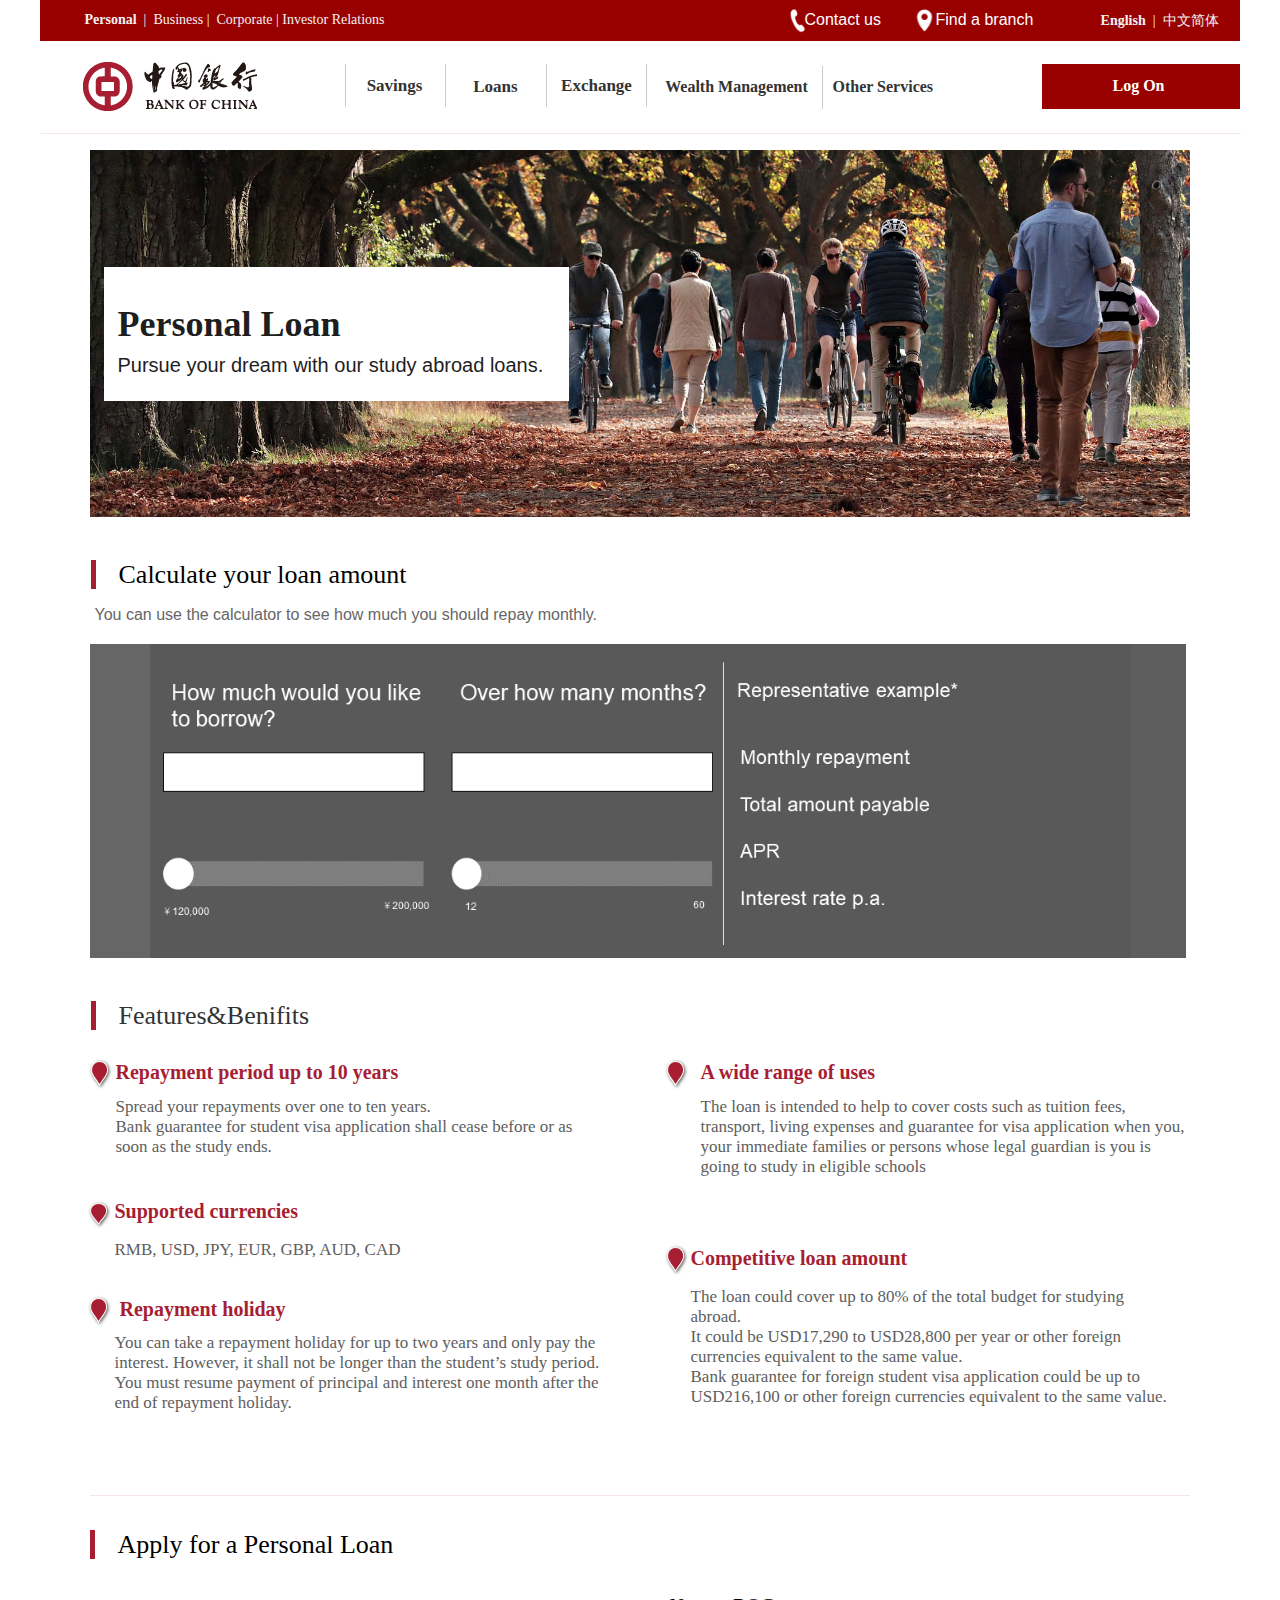
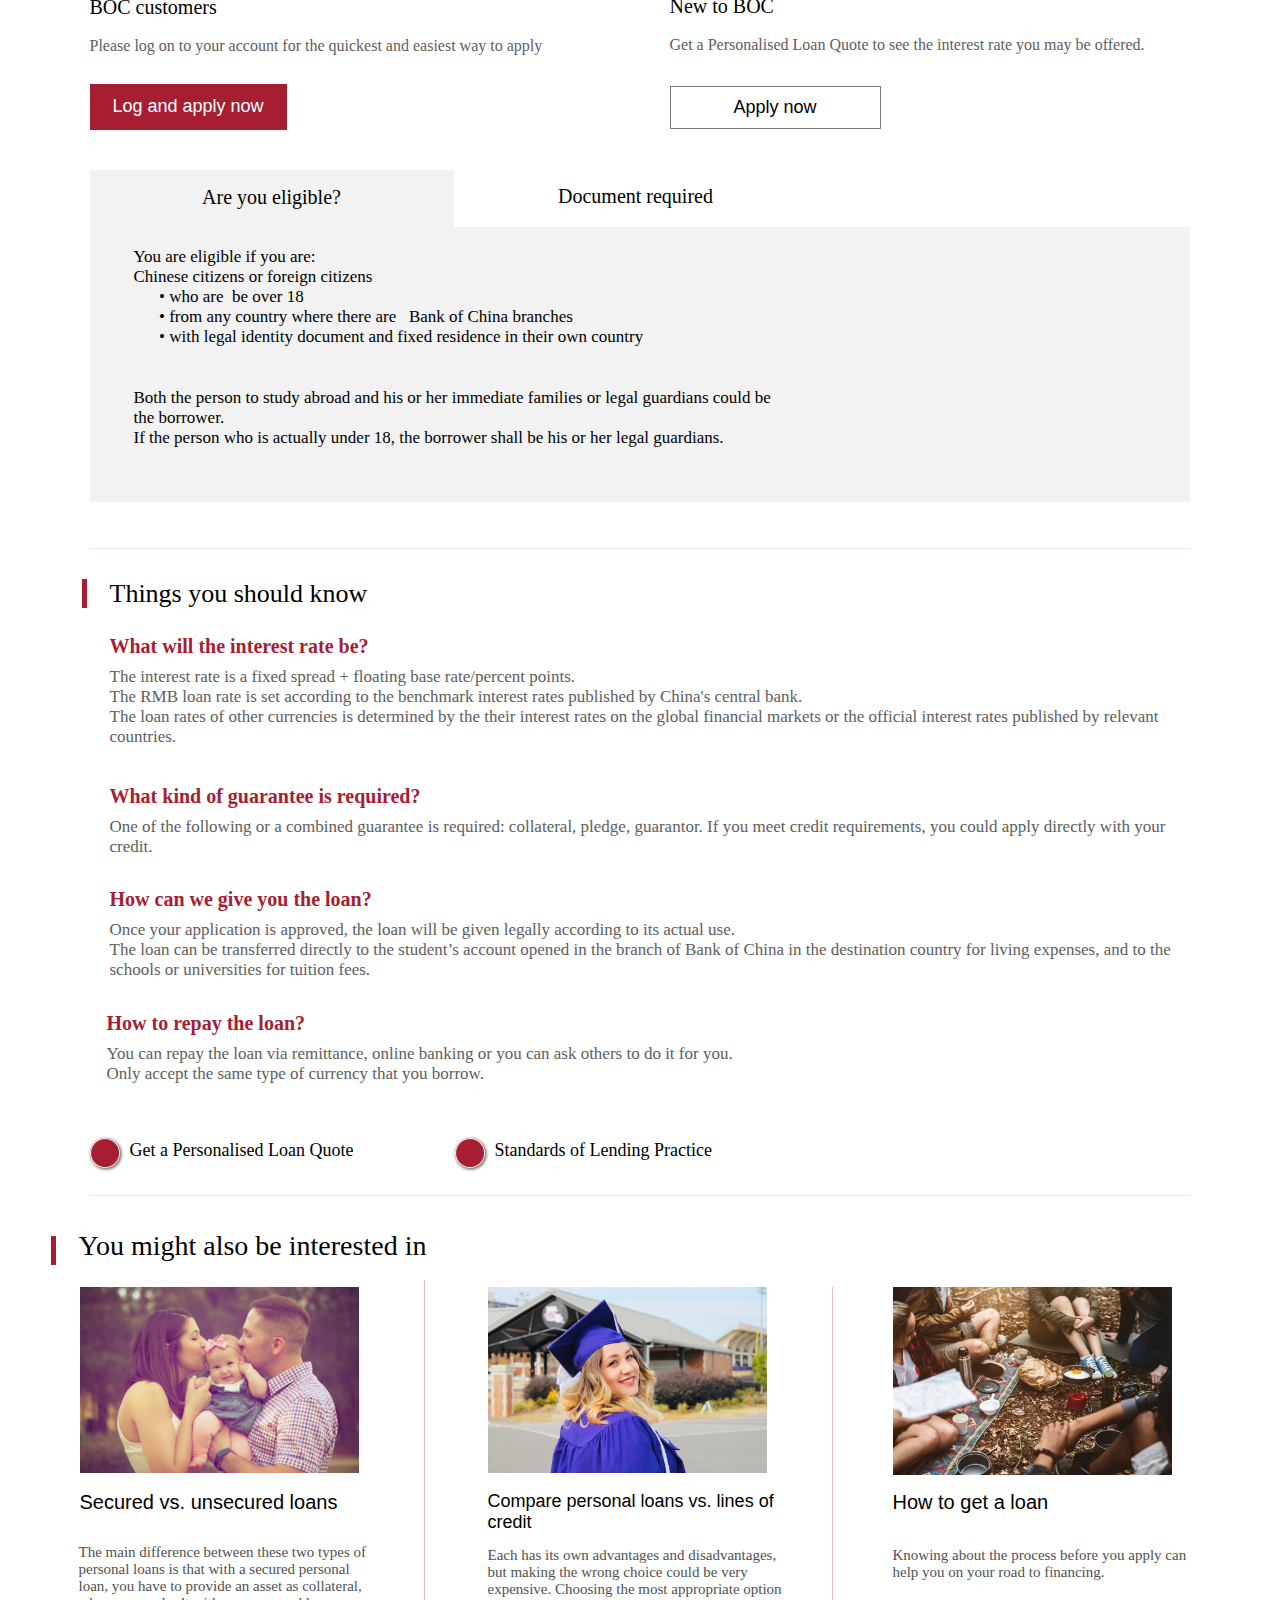
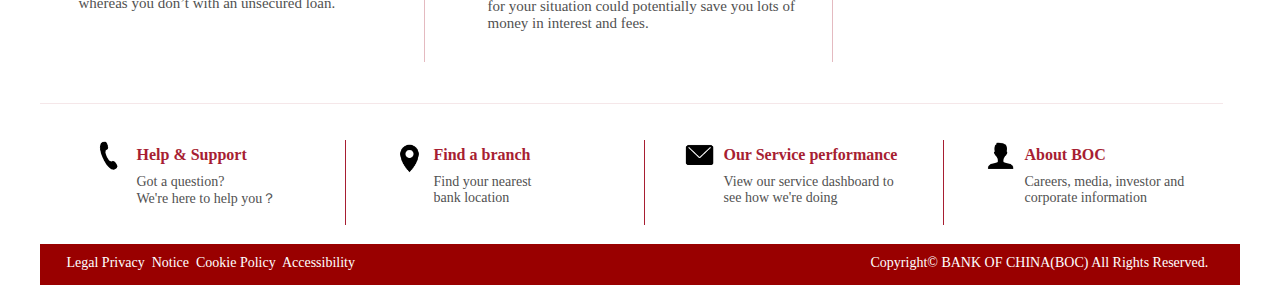
<file: html/resources/reload.html>
﻿<html>
	<head>
		<title></title>
	</head>
	<body>
	
	<script language="javascript">
	function getUrl() {
      var query = window.location.hash.substring(1);
      var vars = query.split("&&&");
      for (var i=0;i<vars.length;i++) {
        var url = vars[i];
        return decodeURI(url).replace("html%23","html#");
      } 
    }

    var rel = '../';
    var url = getUrl();
    if (url.indexOf(":") > 0 && url.indexOf(":") < 10) rel = '';
	self.location.href = rel + url;
	</script>
	
	</body>
</html>
</file>
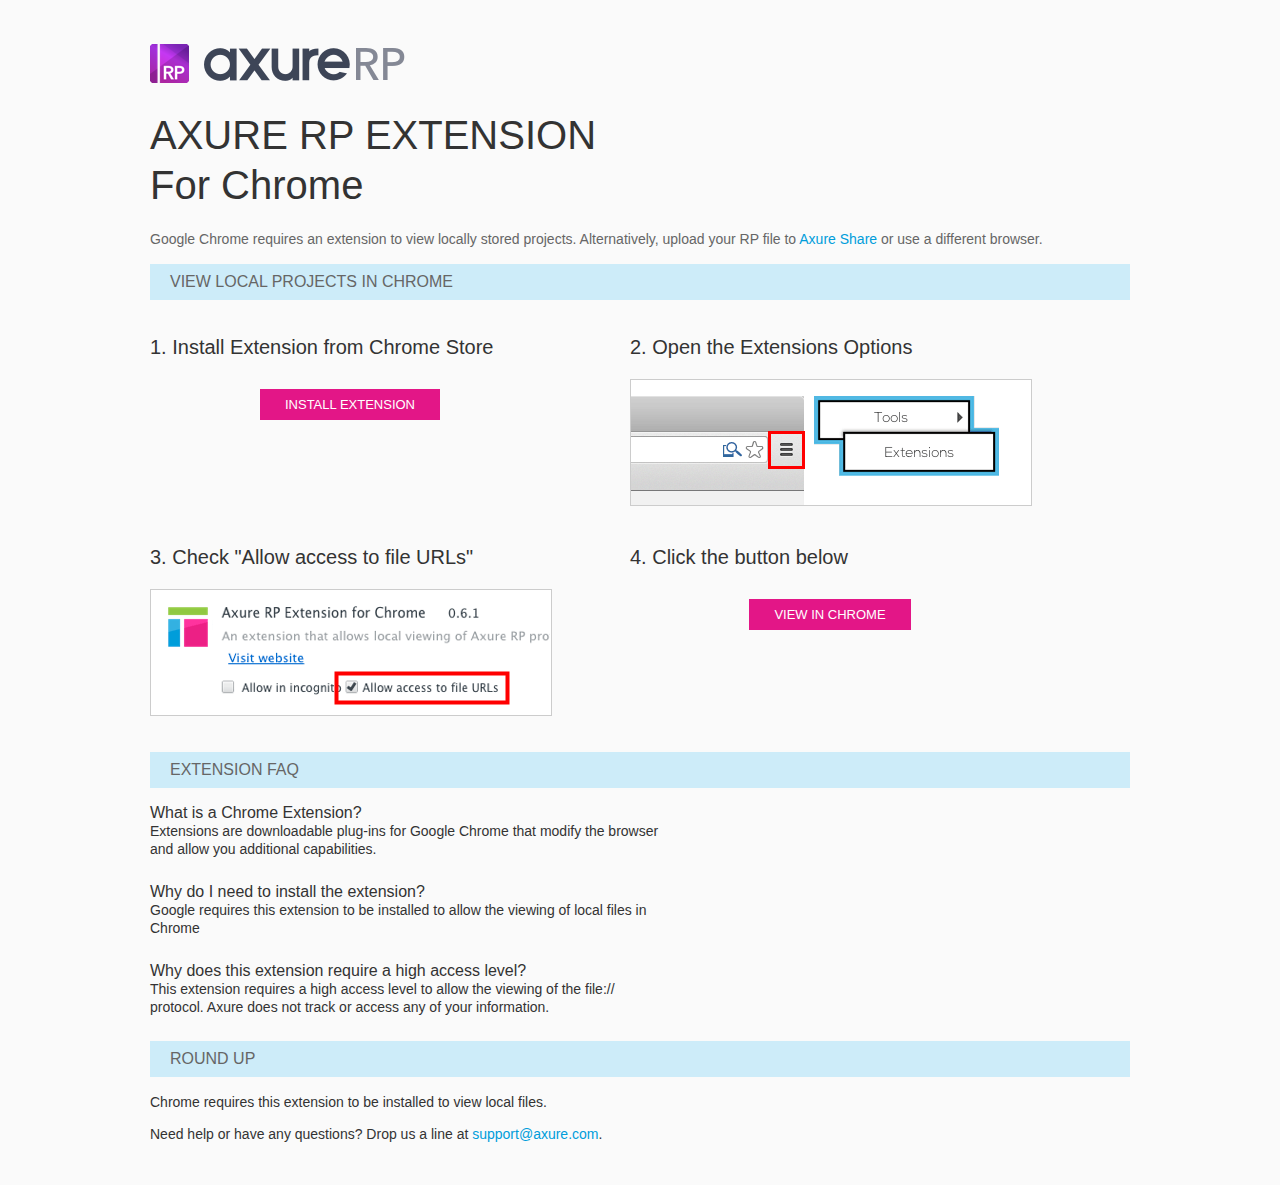
<file: html/resources/chrome/chrome.html>
<html>
<head>
    <title>Install the Axure RP Chrome Extension</title>
    <style type="text/css">
        *
        {
            font-family: Helvetica, Arial, sans-serif;
        }
        body
        {
            text-align: center;
            background-color: #fafafa;
        }
        p
        {
            font-size: 14px;
            line-height: 18px;
            color: #333333;
        }
        div.container
        {
            width: 980px;
            margin-left: auto;
            margin-right: auto;
            text-align: left;
        }
        a
        {
            text-decoration: none;
            color: #009dda;
        }
        .button
        {
            background: #E31687;
            font: normal 16px Arial, sans-serif;
            color: #FFFFFF;
            padding: 8px 25px 8px 25px;
            border: 0;
            display: inline-block;
            margin-top: 10px;
            text-transform: uppercase;
            font-size: 13px;
        }
        a:hover.button
        {
            opacity: .8;
        }
        div.left
        {
            width: 400px;
            float: left;
            margin-right: 80px;
        }
        div.right
        {
            width: 400px;
            float: left;
        }
        div.buttonContainer
        {
            text-align: center;
        }
        h1
        {
            font-size: 40px;
            color: #333333;
            line-height: 50px;
            margin-bottom: 20px;
            font-weight: normal;
        }
        h2
        {
            font-size: 38px;
            font-weight: normal;
            color: #08639C;
            text-align: center;
        }
        h3
        {
            font-size: 20px;
            color: #333333;
            font-weight: normal;
        }
        .heading
        {
            background-color: #cdecf9;
            height: 36px;
            line-height: 36px;
            padding-left: 20px;
            font-size: 16px;
            color: #666666;
        }
        span.faq
        {
            font-size: 16px;
            font-weight: normal;
            color: #333333;
            display: block;
        }
    </style>
</head>
<body>
    <div class="container">
        <br />
        <br />
        <img src="axure_logo.png" alt="axure" />
        <br />
        <h1>
            AXURE RP EXTENSION<br />
            For Chrome</h1>
        <p style="font-size: 14px; color: #666666; margin-top: 10px;">
            Google Chrome requires an extension to view locally stored projects. Alternatively,
            upload your RP file to <a href="https://share.axure.com">Axure Share</a> or use a different
            browser.</p>
        <h3 class="heading">
            VIEW LOCAL PROJECTS IN CHROME</h3>
        <div class="left">
            <h3>
                1. Install Extension from Chrome Store</h3>
            <div class="buttonContainer">
                <a class="button" href="https://chrome.google.com/webstore/detail/dogkpdfcklifaemcdfbildhcofnopogp"
                    target="_blank">Install Extension</a>
            </div>
        </div>
        <div class="right">
            <h3>
                2. Open the Extensions Options</h3>
            <img src="extensions_menu.gif" alt="extensions" />
        </div>
        <div style="clear: both; height: 20px;">
            &nbsp;</div>
        <div class="left">
            <h3>
                3. Check "Allow access to file URLs"</h3>
            <img src="allow_access.gif" alt="allow access" />
        </div>
        <div class="right">
            <h3>
                4. Click the button below</h3>
            <div class="buttonContainer">
                <a class="button" href="../../start.html">View in Chrome</a>
            </div>
        </div>
        <div style="clear: both; height: 20px;">
        </div>
        <h3 class="heading">
            EXTENSION FAQ</h3>
        <p>
            <span class="faq">What is a Chrome Extension?</span> Extensions are downloadable
            plug-ins for Google Chrome that modify the browser<br />
            and allow you additional capabilities.
        </p>
        <p style="margin-top: 25px;">
            <span class="faq">Why do I need to install the extension?</span> Google requires
            this extension to be installed to allow the viewing of local files in<br />
            Chrome
        </p>
        <p style="margin-top: 25px; margin-bottom: 25px;">
            <span class="faq">Why does this extension require a high access level?</span> This
            extension requires a high access level to allow the viewing of the file://<br />
            protocol. Axure does not track or access any of your information.
        </p>
        <h3 class="heading">
            ROUND UP</h3>
        <p>
            Chrome requires this extension to be installed to view local files.</p>
        <p>
            Need help or have any questions? Drop us a line at <a href="mailto:support@axure.com">
                support@axure.com</a>.
        </p>
        <div style="clear: both; height: 20px;">
        </div>
    </div>
</body>
</html>
</file>
<file: html/resources/css/axure_rp_page.css>
﻿/* so the window resize fires within a frame in IE7 */
html, body {
    height: 100%;
}

a {
    color: inherit;
}

p {
    margin: 0px;
    text-rendering: optimizeLegibility;
    font-feature-settings: "kern" 1;
    -webkit-font-feature-settings: "kern";
    -moz-font-feature-settings: "kern";
    -moz-font-feature-settings: "kern=1";
    font-kerning: normal;
}

iframe {
    background: #FFFFFF;
}

/* to match IE with C, FF */
input {
    padding: 1px 0px 1px 0px;
    box-sizing: border-box;
    -moz-box-sizing: border-box;
}

textarea {
    margin: 0px;
    box-sizing: border-box;
    -moz-box-sizing: border-box;
}

div.intcases {
    font-family: arial; 
    font-size: 12px;
    text-align:left; 
    border:1px solid #AAA; 
    background:#FFF none repeat scroll 0% 0%; 
    z-index:9999; 
    visibility:hidden; 
    position:absolute;
    padding: 0px;
    border-radius: 3px;
    white-space: nowrap;
}

div.intcaselink {
    cursor: pointer;
    padding: 3px 8px 3px 8px;
    margin: 5px;
    background:#EEE none repeat scroll 0% 0%; 
    border:1px solid #AAA;
    border-radius: 3px;
}

div.refpageimage {
    position: absolute;
    left: 0px;
    top: 0px;
    font-size: 0px;
    width: 16px;
    height: 16px;
    cursor: pointer;
    background-image: url(images/newwindow.gif);
    background-repeat: no-repeat;
}

div.annnoteimage {
    position: absolute;
    left: 0px;
    top: 0px;
    font-size: 0px;
    /*width: 16px;
    height: 12px;*/
    cursor: help;
    /*background-image: url(images/note.gif);*/
    /*background-repeat: no-repeat;*/
    width: 13px;
    height: 12px;
    padding-top: 1px;
    text-align: center;
    background-color: #138CDD;
    -moz-box-shadow: 1px 1px 3px #aaa;
    -webkit-box-shadow: 1px 1px 3px #aaa;
    box-shadow: 1px 1px 3px #aaa;
}

div.annnoteline {
    display: inline-block;
    width: 9px;
    height: 1px;
    border-bottom: 1px solid white;
    margin-top: 1px;
}

div.annnotelabel {
    position: absolute;
    left: 0px;
    top: 0px;
    font-family: Helvetica,Arial;
    font-size: 10px;
    /*border: 1px solid rgb(166,221,242);*/
    cursor: help;
    /*background:rgb(0,157,217) none repeat scroll 0% 0%;*/ 
    padding: 1px 3px 1px 3px;
    white-space: nowrap;
    color: white;
    
    background-color: #138CDD;
    -moz-box-shadow: 1px 1px 3px #aaa;
    -webkit-box-shadow: 1px 1px 3px #aaa;
    box-shadow: 1px 1px 3px #aaa;
}

.annotation {
    font-size: 12px;
    padding-left: 2px;
    margin-bottom: 5px;
}

.annotationName {
    /*font-size: 13px;
    font-weight: bold;
    margin-bottom: 3px;
    white-space: nowrap;*/

    font-family: 'Trebuchet MS';
    font-size: 14px;
    font-weight: bold;
    margin-bottom: 5px;
    white-space: nowrap;
}

.annotationValue {
    font-family: Arial, Helvetica, Sans-Serif;
    font-size: 12px;
    color: #4a4a4a;
    line-height: 21px;
    margin-bottom: 20px;
}

.noteLink {
    text-decoration: inherit;
    color: inherit;
}

.noteLink:hover {
    background-color: white;
}

/* this is a fix for the issue where dialogs jump around and takes the text-align from the body */
.dialogFix {
    position:absolute;
    text-align:left;
    border: 1px solid #8f949a;
}


@keyframes pulsate {
  from {
    box-shadow: 0 0 10px #15d6ba;
  }
  to {
    box-shadow: 0 0 20px #15d6ba;
  }
}

@-webkit-keyframes pulsate {
  from {
    -webkit-box-shadow: 0 0 10px #15d6ba;
    box-shadow: 0 0 10px #15d6ba;
  }
  to {
    -webkit-box-shadow: 0 0 20px #15d6ba;
    box-shadow: 0 0 20px #15d6ba;
  }
}
 
@-moz-keyframes pulsate {
  from {
    -moz-box-shadow: 0 0 10px #15d6ba;
    box-shadow: 0 0 10px #15d6ba;
  }
  to {
    -moz-box-shadow: 0 0 20px #15d6ba;
    box-shadow: 0 0 20px #15d6ba;
  }
}

.legacyPulsateBorder {
    /*border: 5px solid #15d6ba;
    margin: -5px;*/
    -moz-box-shadow: 0 0 10px 3px #15d6ba;
    box-shadow: 0 0 10px 3px #15d6ba;
}

.pulsateBorder {
  animation-name: pulsate;
  animation-timing-function: ease-in-out;
  animation-duration: 0.9s;
  animation-iteration-count: infinite;
  animation-direction: alternate;
  
  -webkit-animation-name: pulsate;
  -webkit-animation-timing-function: ease-in-out;
  -webkit-animation-duration: 0.9s;
  -webkit-animation-iteration-count: infinite;
  -webkit-animation-direction: alternate;

  -moz-animation-name: pulsate;
  -moz-animation-timing-function: ease-in-out;
  -moz-animation-duration: 0.9s;
  -moz-animation-iteration-count: infinite;
  -moz-animation-direction: alternate;
}

.ax_default_hidden, .ax_default_unplaced{
    display: none;
    visibility: hidden;
}

.widgetNoteSelected {
    -moz-box-shadow: 0 0 10px 3px #138CDD;
    box-shadow: 0 0 10px 3px #138CDD;
    /*-moz-box-shadow: 0 0 20px #3915d6;
    box-shadow: 0 0 20px #3915d6;*/
    /*border: 3px solid #3915d6;*/
    /*margin: -3px;*/
}


.singleImg {
    display: none;
    visibility: hidden;
}
</file>
<file: html/data/styles.css>
﻿.ax_default {
  font-family:'Arial Normal', 'Arial';
  font-weight:400;
  font-style:normal;
  font-size:13px;
  color:#333333;
  text-align:center;
  line-height:normal;
}
.box_1 {
}
.box_2 {
}
.box_3 {
}
.ellipse {
}
.image {
}
._一级标题 {
  font-family:'Arial Normal', 'Arial';
  font-weight:bold;
  font-style:normal;
  font-size:32px;
  text-align:left;
}
._二级标题 {
  font-family:'Arial Normal', 'Arial';
  font-weight:bold;
  font-style:normal;
  font-size:24px;
  text-align:left;
}
._三级标题 {
  font-family:'Arial Normal', 'Arial';
  font-weight:bold;
  font-style:normal;
  font-size:18px;
  text-align:left;
}
._四级标题 {
  font-family:'Arial Normal', 'Arial';
  font-weight:bold;
  font-style:normal;
  font-size:14px;
  text-align:left;
}
._五级标题 {
  font-family:'Arial Normal', 'Arial';
  font-weight:bold;
  font-style:normal;
  text-align:left;
}
._六级标题 {
  font-family:'Arial Normal', 'Arial';
  font-weight:bold;
  font-style:normal;
  font-size:10px;
  text-align:left;
}
.label {
  font-size:14px;
  text-align:left;
}
._文字段落 {
  text-align:left;
}
.line {
}
.radio_button {
  text-align:left;
}
.marker {
  color:#FFFFFF;
}
.primary_button {
  color:#FFFFFF;
}
</file>
<file: html/files/index/styles.css>
﻿body {
  margin:0px;
  background-image:none;
  position:relative;
  left:-0px;
  width:1201px;
  margin-left:auto;
  margin-right:auto;
  text-align:left;
}
#base {
  position:absolute;
  z-index:0;
}
#u0_img {
  border-width:0px;
  position:absolute;
  left:0px;
  top:0px;
  width:1201px;
  height:2px;
}
#u0 {
  border-width:0px;
  position:absolute;
  left:1px;
  top:133px;
  width:1200px;
  height:1px;
  opacity:0.1;
}
#u0_text {
  border-width:0px;
  position:absolute;
  left:0px;
  top:0px;
  width:0px;
  visibility:hidden;
  word-wrap:break-word;
}
#u1_img {
  border-width:0px;
  position:absolute;
  left:0px;
  top:0px;
  width:1100px;
  height:367px;
}
#u1 {
  border-width:0px;
  position:absolute;
  left:50px;
  top:150px;
  width:1100px;
  height:367px;
}
#u1_text {
  border-width:0px;
  position:absolute;
  left:0px;
  top:0px;
  width:0px;
  visibility:hidden;
  word-wrap:break-word;
}
#u2_div {
  border-width:0px;
  position:absolute;
  left:0px;
  top:0px;
  width:1px;
  height:18px;
  background:inherit;
  background-color:rgba(255, 255, 255, 0);
  border:none;
  border-radius:0px;
  -moz-box-shadow:none;
  -webkit-box-shadow:none;
  box-shadow:none;
}
#u2 {
  border-width:0px;
  position:absolute;
  left:216px;
  top:904px;
  width:1px;
  height:18px;
}
#u2_text {
  border-width:0px;
  position:absolute;
  left:0px;
  top:0px;
  width:0px;
  visibility:hidden;
  white-space:nowrap;
}
#u3_div {
  border-width:0px;
  position:absolute;
  left:0px;
  top:0px;
  width:465px;
  height:134px;
  background:inherit;
  background-color:rgba(255, 255, 255, 1);
  border:none;
  border-radius:0px;
  -moz-box-shadow:none;
  -webkit-box-shadow:none;
  box-shadow:none;
}
#u3 {
  border-width:0px;
  position:absolute;
  left:64px;
  top:267px;
  width:465px;
  height:134px;
}
#u3_text {
  border-width:0px;
  position:absolute;
  left:0px;
  top:0px;
  width:0px;
  visibility:hidden;
  word-wrap:break-word;
}
#u4_div {
  border-width:0px;
  position:absolute;
  left:0px;
  top:0px;
  width:364px;
  height:41px;
  background:inherit;
  background-color:rgba(255, 255, 255, 0);
  border:none;
  border-radius:0px;
  -moz-box-shadow:none;
  -webkit-box-shadow:none;
  box-shadow:none;
  font-family:'Bell MT Negreta', 'Bell MT Normal', 'Bell MT';
  font-weight:700;
  font-style:normal;
  font-size:36px;
  color:#1E1E1E;
}
#u4 {
  border-width:0px;
  position:absolute;
  left:78px;
  top:303px;
  width:364px;
  height:41px;
  font-family:'Bell MT Negreta', 'Bell MT Normal', 'Bell MT';
  font-weight:700;
  font-style:normal;
  font-size:36px;
  color:#1E1E1E;
}
#u4_text {
  border-width:0px;
  position:absolute;
  left:0px;
  top:0px;
  width:364px;
  word-wrap:break-word;
}
#u5_div {
  border-width:0px;
  position:absolute;
  left:0px;
  top:0px;
  width:437px;
  height:47px;
  background:inherit;
  background-color:rgba(255, 255, 255, 0);
  border:none;
  border-radius:0px;
  -moz-box-shadow:none;
  -webkit-box-shadow:none;
  box-shadow:none;
  font-size:20px;
  color:#1E1E1E;
}
#u5 {
  border-width:0px;
  position:absolute;
  left:78px;
  top:354px;
  width:437px;
  height:47px;
  font-size:20px;
  color:#1E1E1E;
}
#u5_text {
  border-width:0px;
  position:absolute;
  left:0px;
  top:0px;
  width:437px;
  word-wrap:break-word;
}
#u6_div {
  border-width:0px;
  position:absolute;
  left:0px;
  top:0px;
  width:310px;
  height:32px;
  background:inherit;
  background-color:rgba(255, 255, 255, 0);
  border:none;
  border-radius:0px;
  -moz-box-shadow:none;
  -webkit-box-shadow:none;
  box-shadow:none;
  font-family:'Constantia';
  font-weight:400;
  font-style:normal;
  font-size:26px;
  color:#000000;
}
#u6 {
  border-width:0px;
  position:absolute;
  left:79px;
  top:560px;
  width:310px;
  height:32px;
  font-family:'Constantia';
  font-weight:400;
  font-style:normal;
  font-size:26px;
  color:#000000;
}
#u6_text {
  border-width:0px;
  position:absolute;
  left:0px;
  top:0px;
  width:316px;
  white-space:nowrap;
}
#u7_div {
  border-width:0px;
  position:absolute;
  left:0px;
  top:0px;
  width:582px;
  height:19px;
  background:inherit;
  background-color:rgba(255, 255, 255, 0);
  border:none;
  border-radius:0px;
  -moz-box-shadow:none;
  -webkit-box-shadow:none;
  box-shadow:none;
  font-size:16px;
  color:#666666;
}
#u7 {
  border-width:0px;
  position:absolute;
  left:55px;
  top:606px;
  width:582px;
  height:19px;
  font-size:16px;
  color:#666666;
}
#u7_text {
  border-width:0px;
  position:absolute;
  left:0px;
  top:0px;
  width:582px;
  word-wrap:break-word;
}
#u8_div {
  border-width:0px;
  position:absolute;
  left:0px;
  top:0px;
  width:198px;
  height:32px;
  background:inherit;
  background-color:rgba(255, 255, 255, 0);
  border:none;
  border-radius:0px;
  -moz-box-shadow:none;
  -webkit-box-shadow:none;
  box-shadow:none;
  font-family:'Constantia';
  font-weight:400;
  font-style:normal;
  font-size:26px;
}
#u8 {
  border-width:0px;
  position:absolute;
  left:79px;
  top:1001px;
  width:198px;
  height:32px;
  font-family:'Constantia';
  font-weight:400;
  font-style:normal;
  font-size:26px;
}
#u8_text {
  border-width:0px;
  position:absolute;
  left:0px;
  top:0px;
  width:203px;
  white-space:nowrap;
}
#u9_div {
  border-width:0px;
  position:absolute;
  left:0px;
  top:0px;
  width:287px;
  height:32px;
  background:inherit;
  background-color:rgba(255, 255, 255, 0);
  border:none;
  border-radius:0px;
  -moz-box-shadow:none;
  -webkit-box-shadow:none;
  box-shadow:none;
  font-family:'Constantia';
  font-weight:400;
  font-style:normal;
  font-size:26px;
  color:#000000;
}
#u9 {
  border-width:0px;
  position:absolute;
  left:78px;
  top:1530px;
  width:287px;
  height:32px;
  font-family:'Constantia';
  font-weight:400;
  font-style:normal;
  font-size:26px;
  color:#000000;
}
#u9_text {
  border-width:0px;
  position:absolute;
  left:0px;
  top:0px;
  width:290px;
  white-space:nowrap;
}
#u10_div {
  border-width:0px;
  position:absolute;
  left:0px;
  top:0px;
  width:275px;
  height:32px;
  background:inherit;
  background-color:rgba(255, 255, 255, 0);
  border:none;
  border-radius:0px;
  -moz-box-shadow:none;
  -webkit-box-shadow:none;
  box-shadow:none;
  font-family:'Constantia';
  font-weight:400;
  font-style:normal;
  font-size:26px;
  color:#000000;
}
#u10 {
  border-width:0px;
  position:absolute;
  left:70px;
  top:2179px;
  width:275px;
  height:32px;
  font-family:'Constantia';
  font-weight:400;
  font-style:normal;
  font-size:26px;
  color:#000000;
}
#u10_text {
  border-width:0px;
  position:absolute;
  left:0px;
  top:0px;
  width:277px;
  white-space:nowrap;
}
#u11_div {
  border-width:0px;
  position:absolute;
  left:0px;
  top:0px;
  width:374px;
  height:34px;
  background:inherit;
  background-color:rgba(255, 255, 255, 0);
  border:none;
  border-radius:0px;
  -moz-box-shadow:none;
  -webkit-box-shadow:none;
  box-shadow:none;
  font-family:'Constantia';
  font-weight:400;
  font-style:normal;
  font-size:28px;
  color:#000000;
}
#u11 {
  border-width:0px;
  position:absolute;
  left:39px;
  top:2830px;
  width:374px;
  height:34px;
  font-family:'Constantia';
  font-weight:400;
  font-style:normal;
  font-size:28px;
  color:#000000;
}
#u11_text {
  border-width:0px;
  position:absolute;
  left:0px;
  top:0px;
  width:372px;
  white-space:nowrap;
}
#u12_div {
  border-width:0px;
  position:absolute;
  left:0px;
  top:0px;
  width:118px;
  height:20px;
  background:inherit;
  background-color:rgba(255, 255, 255, 0);
  border:none;
  border-radius:0px;
  -moz-box-shadow:none;
  -webkit-box-shadow:none;
  box-shadow:none;
  font-family:'Constantia Bold', 'Constantia';
  font-weight:700;
  font-style:normal;
  font-size:16px;
  color:#A71E32;
}
#u12 {
  border-width:0px;
  position:absolute;
  left:97px;
  top:3346px;
  width:118px;
  height:20px;
  font-family:'Constantia Bold', 'Constantia';
  font-weight:700;
  font-style:normal;
  font-size:16px;
  color:#A71E32;
}
#u12_text {
  border-width:0px;
  position:absolute;
  left:0px;
  top:0px;
  width:120px;
  white-space:nowrap;
}
#u13_img {
  border-width:0px;
  position:absolute;
  left:0px;
  top:0px;
  width:29px;
  height:29px;
}
#u13 {
  border-width:0px;
  position:absolute;
  left:54px;
  top:3341px;
  width:29px;
  height:29px;
  -webkit-transform:rotate(20deg);
  -moz-transform:rotate(20deg);
  -ms-transform:rotate(20deg);
  transform:rotate(20deg);
}
#u13_text {
  border-width:0px;
  position:absolute;
  left:0px;
  top:0px;
  width:0px;
  visibility:hidden;
  word-wrap:break-word;
}
#u14_div {
  border-width:0px;
  position:absolute;
  left:0px;
  top:0px;
  width:158px;
  height:39px;
  background:inherit;
  background-color:rgba(255, 255, 255, 0);
  border:none;
  border-radius:0px;
  -moz-box-shadow:none;
  -webkit-box-shadow:none;
  box-shadow:none;
  font-family:'Ebrima';
  font-weight:400;
  font-style:normal;
  color:#515151;
}
#u14 {
  border-width:0px;
  position:absolute;
  left:97px;
  top:3374px;
  width:158px;
  height:39px;
  font-family:'Ebrima';
  font-weight:400;
  font-style:normal;
  color:#515151;
}
#u14_text {
  border-width:0px;
  position:absolute;
  left:0px;
  top:0px;
  width:159px;
  white-space:nowrap;
}
#u15_img {
  border-width:0px;
  position:absolute;
  left:0px;
  top:0px;
  width:2px;
  height:86px;
}
#u15 {
  border-width:0px;
  position:absolute;
  left:305px;
  top:3340px;
  width:1px;
  height:85px;
  color:#000000;
}
#u15_text {
  border-width:0px;
  position:absolute;
  left:0px;
  top:0px;
  width:0px;
  visibility:hidden;
  word-wrap:break-word;
}
#u16_div {
  border-width:0px;
  position:absolute;
  left:0px;
  top:0px;
  width:114px;
  height:20px;
  background:inherit;
  background-color:rgba(255, 255, 255, 0);
  border:none;
  border-radius:0px;
  -moz-box-shadow:none;
  -webkit-box-shadow:none;
  box-shadow:none;
  font-family:'Constantia Bold', 'Constantia';
  font-weight:700;
  font-style:normal;
  font-size:16px;
  color:#A71E32;
}
#u16 {
  border-width:0px;
  position:absolute;
  left:394px;
  top:3346px;
  width:114px;
  height:20px;
  font-family:'Constantia Bold', 'Constantia';
  font-weight:700;
  font-style:normal;
  font-size:16px;
  color:#A71E32;
}
#u16_text {
  border-width:0px;
  position:absolute;
  left:0px;
  top:0px;
  width:114px;
  word-wrap:break-word;
}
#u17_img {
  border-width:0px;
  position:absolute;
  left:0px;
  top:0px;
  width:29px;
  height:29px;
}
#u17 {
  border-width:0px;
  position:absolute;
  left:355px;
  top:3344px;
  width:29px;
  height:29px;
}
#u17_text {
  border-width:0px;
  position:absolute;
  left:0px;
  top:0px;
  width:0px;
  visibility:hidden;
  word-wrap:break-word;
}
#u18_div {
  border-width:0px;
  position:absolute;
  left:0px;
  top:0px;
  width:114px;
  height:34px;
  background:inherit;
  background-color:rgba(255, 255, 255, 0);
  border:none;
  border-radius:0px;
  -moz-box-shadow:none;
  -webkit-box-shadow:none;
  box-shadow:none;
  font-family:'Ebrima';
  font-weight:400;
  font-style:normal;
  color:#515151;
}
#u18 {
  border-width:0px;
  position:absolute;
  left:394px;
  top:3374px;
  width:114px;
  height:34px;
  font-family:'Ebrima';
  font-weight:400;
  font-style:normal;
  color:#515151;
}
#u18_text {
  border-width:0px;
  position:absolute;
  left:0px;
  top:0px;
  width:114px;
  word-wrap:break-word;
}
#u19_img {
  border-width:0px;
  position:absolute;
  left:0px;
  top:0px;
  width:2px;
  height:86px;
}
#u19 {
  border-width:0px;
  position:absolute;
  left:604px;
  top:3340px;
  width:1px;
  height:85px;
  color:#000000;
}
#u19_text {
  border-width:0px;
  position:absolute;
  left:0px;
  top:0px;
  width:0px;
  visibility:hidden;
  word-wrap:break-word;
}
#u20_div {
  border-width:0px;
  position:absolute;
  left:0px;
  top:0px;
  width:190px;
  height:20px;
  background:inherit;
  background-color:rgba(255, 255, 255, 0);
  border:none;
  border-radius:0px;
  -moz-box-shadow:none;
  -webkit-box-shadow:none;
  box-shadow:none;
  font-family:'Constantia Bold', 'Constantia';
  font-weight:700;
  font-style:normal;
  font-size:16px;
  color:#A71E32;
}
#u20 {
  border-width:0px;
  position:absolute;
  left:684px;
  top:3346px;
  width:190px;
  height:20px;
  font-family:'Constantia Bold', 'Constantia';
  font-weight:700;
  font-style:normal;
  font-size:16px;
  color:#A71E32;
}
#u20_text {
  border-width:0px;
  position:absolute;
  left:0px;
  top:0px;
  width:194px;
  white-space:nowrap;
}
#u21_img {
  border-width:0px;
  position:absolute;
  left:0px;
  top:0px;
  width:2px;
  height:86px;
}
#u21 {
  border-width:0px;
  position:absolute;
  left:903px;
  top:3340px;
  width:1px;
  height:85px;
  color:#000000;
}
#u21_text {
  border-width:0px;
  position:absolute;
  left:0px;
  top:0px;
  width:0px;
  visibility:hidden;
  word-wrap:break-word;
}
#u22_div {
  border-width:0px;
  position:absolute;
  left:0px;
  top:0px;
  width:178px;
  height:22px;
  background:inherit;
  background-color:rgba(255, 255, 255, 0);
  border:none;
  border-radius:0px;
  -moz-box-shadow:none;
  -webkit-box-shadow:none;
  box-shadow:none;
  font-family:'Ebrima';
  font-weight:400;
  font-style:normal;
  color:#515151;
}
#u22 {
  border-width:0px;
  position:absolute;
  left:684px;
  top:3374px;
  width:178px;
  height:22px;
  font-family:'Ebrima';
  font-weight:400;
  font-style:normal;
  color:#515151;
}
#u22_text {
  border-width:0px;
  position:absolute;
  left:0px;
  top:0px;
  width:178px;
  word-wrap:break-word;
}
#u23_img {
  border-width:0px;
  position:absolute;
  left:0px;
  top:0px;
  width:29px;
  height:27px;
}
#u23 {
  border-width:0px;
  position:absolute;
  left:645px;
  top:3342px;
  width:29px;
  height:27px;
}
#u23_text {
  border-width:0px;
  position:absolute;
  left:0px;
  top:0px;
  width:0px;
  visibility:hidden;
  word-wrap:break-word;
}
#u24_div {
  border-width:0px;
  position:absolute;
  left:0px;
  top:0px;
  width:85px;
  height:18px;
  background:inherit;
  background-color:rgba(255, 255, 255, 0);
  border:none;
  border-radius:0px;
  -moz-box-shadow:none;
  -webkit-box-shadow:none;
  box-shadow:none;
  font-family:'Constantia Bold', 'Constantia';
  font-weight:700;
  font-style:normal;
  font-size:16px;
  color:#A71E32;
}
#u24 {
  border-width:0px;
  position:absolute;
  left:985px;
  top:3346px;
  width:85px;
  height:18px;
  font-family:'Constantia Bold', 'Constantia';
  font-weight:700;
  font-style:normal;
  font-size:16px;
  color:#A71E32;
}
#u24_text {
  border-width:0px;
  position:absolute;
  left:0px;
  top:0px;
  width:86px;
  white-space:nowrap;
}
#u25_div {
  border-width:0px;
  position:absolute;
  left:0px;
  top:0px;
  width:165px;
  height:39px;
  background:inherit;
  background-color:rgba(255, 255, 255, 0);
  border:none;
  border-radius:0px;
  -moz-box-shadow:none;
  -webkit-box-shadow:none;
  box-shadow:none;
  font-family:'Ebrima';
  font-weight:400;
  font-style:normal;
  color:#515151;
}
#u25 {
  border-width:0px;
  position:absolute;
  left:985px;
  top:3374px;
  width:165px;
  height:39px;
  font-family:'Ebrima';
  font-weight:400;
  font-style:normal;
  color:#515151;
}
#u25_text {
  border-width:0px;
  position:absolute;
  left:0px;
  top:0px;
  width:165px;
  word-wrap:break-word;
}
#u26_img {
  border-width:0px;
  position:absolute;
  left:0px;
  top:0px;
  width:29px;
  height:29px;
}
#u26 {
  border-width:0px;
  position:absolute;
  left:946px;
  top:3341px;
  width:29px;
  height:29px;
}
#u26_text {
  border-width:0px;
  position:absolute;
  left:0px;
  top:0px;
  width:0px;
  visibility:hidden;
  word-wrap:break-word;
}
#u27_img {
  border-width:0px;
  position:absolute;
  left:0px;
  top:0px;
  width:279px;
  height:186px;
}
#u27 {
  border-width:0px;
  position:absolute;
  left:40px;
  top:2887px;
  width:279px;
  height:186px;
  color:#000000;
}
#u27_text {
  border-width:0px;
  position:absolute;
  left:0px;
  top:0px;
  width:0px;
  visibility:hidden;
  word-wrap:break-word;
}
#u28_img {
  border-width:0px;
  position:absolute;
  left:0px;
  top:0px;
  width:2px;
  height:383px;
}
#u28 {
  border-width:0px;
  position:absolute;
  left:384px;
  top:2880px;
  width:1px;
  height:382px;
  opacity:0.3;
  color:#000000;
}
#u28_text {
  border-width:0px;
  position:absolute;
  left:0px;
  top:0px;
  width:0px;
  visibility:hidden;
  word-wrap:break-word;
}
#u29_img {
  border-width:0px;
  position:absolute;
  left:0px;
  top:0px;
  width:2px;
  height:376px;
}
#u29 {
  border-width:0px;
  position:absolute;
  left:792px;
  top:2887px;
  width:1px;
  height:375px;
  opacity:0.3;
  color:#000000;
}
#u29_text {
  border-width:0px;
  position:absolute;
  left:0px;
  top:0px;
  width:0px;
  visibility:hidden;
  word-wrap:break-word;
}
#u30_img {
  border-width:0px;
  position:absolute;
  left:0px;
  top:0px;
  width:279px;
  height:188px;
}
#u30 {
  border-width:0px;
  position:absolute;
  left:853px;
  top:2887px;
  width:279px;
  height:188px;
  color:#000000;
}
#u30_text {
  border-width:0px;
  position:absolute;
  left:0px;
  top:0px;
  width:0px;
  visibility:hidden;
  word-wrap:break-word;
}
#u31_img {
  border-width:0px;
  position:absolute;
  left:0px;
  top:0px;
  width:279px;
  height:186px;
}
#u31 {
  border-width:0px;
  position:absolute;
  left:448px;
  top:2887px;
  width:279px;
  height:186px;
  color:#000000;
}
#u31_text {
  border-width:0px;
  position:absolute;
  left:0px;
  top:0px;
  width:0px;
  visibility:hidden;
  word-wrap:break-word;
}
#u32_div {
  border-width:0px;
  position:absolute;
  left:0px;
  top:0px;
  width:252px;
  height:23px;
  background:inherit;
  background-color:rgba(255, 255, 255, 0);
  border:none;
  border-radius:0px;
  -moz-box-shadow:none;
  -webkit-box-shadow:none;
  box-shadow:none;
  font-size:20px;
  color:#000000;
}
#u32 {
  border-width:0px;
  position:absolute;
  left:40px;
  top:3091px;
  width:252px;
  height:23px;
  font-size:20px;
  color:#000000;
}
#u32_text {
  border-width:0px;
  position:absolute;
  left:0px;
  top:0px;
  width:261px;
  white-space:nowrap;
}
#u33_div {
  border-width:0px;
  position:absolute;
  left:0px;
  top:0px;
  width:300px;
  height:103px;
  background:inherit;
  background-color:rgba(255, 255, 255, 0);
  border:none;
  border-radius:0px;
  -moz-box-shadow:none;
  -webkit-box-shadow:none;
  box-shadow:none;
  font-family:'Ebrima';
  font-weight:400;
  font-style:normal;
  font-size:15px;
  color:#515151;
}
#u33 {
  border-width:0px;
  position:absolute;
  left:39px;
  top:3144px;
  width:300px;
  height:103px;
  font-family:'Ebrima';
  font-weight:400;
  font-style:normal;
  font-size:15px;
  color:#515151;
}
#u33_text {
  border-width:0px;
  position:absolute;
  left:0px;
  top:0px;
  width:300px;
  word-wrap:break-word;
}
#u34_div {
  border-width:0px;
  position:absolute;
  left:0px;
  top:0px;
  width:297px;
  height:46px;
  background:inherit;
  background-color:rgba(255, 255, 255, 0);
  border:none;
  border-radius:0px;
  -moz-box-shadow:none;
  -webkit-box-shadow:none;
  box-shadow:none;
  font-size:18px;
  color:#000000;
}
#u34 {
  border-width:0px;
  position:absolute;
  left:448px;
  top:3091px;
  width:297px;
  height:46px;
  font-size:18px;
  color:#000000;
}
#u34_text {
  border-width:0px;
  position:absolute;
  left:0px;
  top:0px;
  width:297px;
  word-wrap:break-word;
}
#u35_div {
  border-width:0px;
  position:absolute;
  left:0px;
  top:0px;
  width:311px;
  height:126px;
  background:inherit;
  background-color:rgba(255, 255, 255, 0);
  border:none;
  border-radius:0px;
  -moz-box-shadow:none;
  -webkit-box-shadow:none;
  box-shadow:none;
  font-family:'Ebrima';
  font-weight:400;
  font-style:normal;
  font-size:15px;
  color:#515151;
}
#u35 {
  border-width:0px;
  position:absolute;
  left:448px;
  top:3147px;
  width:311px;
  height:126px;
  font-family:'Ebrima';
  font-weight:400;
  font-style:normal;
  font-size:15px;
  color:#515151;
}
#u35_text {
  border-width:0px;
  position:absolute;
  left:0px;
  top:0px;
  width:311px;
  word-wrap:break-word;
}
#u36_div {
  border-width:0px;
  position:absolute;
  left:0px;
  top:0px;
  width:155px;
  height:18px;
  background:inherit;
  background-color:rgba(255, 255, 255, 0);
  border:none;
  border-radius:0px;
  -moz-box-shadow:none;
  -webkit-box-shadow:none;
  box-shadow:none;
  font-size:20px;
  color:#000000;
}
#u36 {
  border-width:0px;
  position:absolute;
  left:853px;
  top:3091px;
  width:155px;
  height:18px;
  font-size:20px;
  color:#000000;
}
#u36_text {
  border-width:0px;
  position:absolute;
  left:0px;
  top:0px;
  width:159px;
  white-space:nowrap;
}
#u37_div {
  border-width:0px;
  position:absolute;
  left:0px;
  top:0px;
  width:300px;
  height:42px;
  background:inherit;
  background-color:rgba(255, 255, 255, 0);
  border:none;
  border-radius:0px;
  -moz-box-shadow:none;
  -webkit-box-shadow:none;
  box-shadow:none;
  font-family:'Ebrima';
  font-weight:400;
  font-style:normal;
  font-size:15px;
  color:#515151;
}
#u37 {
  border-width:0px;
  position:absolute;
  left:853px;
  top:3147px;
  width:300px;
  height:42px;
  font-family:'Ebrima';
  font-weight:400;
  font-style:normal;
  font-size:15px;
  color:#515151;
}
#u37_text {
  border-width:0px;
  position:absolute;
  left:0px;
  top:0px;
  width:300px;
  word-wrap:break-word;
}
#u38_img {
  border-width:0px;
  position:absolute;
  left:-2px;
  top:-2px;
  width:10px;
  height:34px;
}
#u38 {
  border-width:0px;
  position:absolute;
  left:11px;
  top:2836px;
  width:5px;
  height:29px;
  color:#000000;
}
#u38_text {
  border-width:0px;
  position:absolute;
  left:0px;
  top:0px;
  width:0px;
  visibility:hidden;
  word-wrap:break-word;
}
#u39_img {
  border-width:0px;
  position:absolute;
  left:-2px;
  top:-2px;
  width:10px;
  height:34px;
}
#u39 {
  border-width:0px;
  position:absolute;
  left:42px;
  top:2179px;
  width:5px;
  height:29px;
}
#u39_text {
  border-width:0px;
  position:absolute;
  left:0px;
  top:0px;
  width:0px;
  visibility:hidden;
  word-wrap:break-word;
}
#u40_img {
  border-width:0px;
  position:absolute;
  left:-2px;
  top:-2px;
  width:10px;
  height:34px;
}
#u40 {
  border-width:0px;
  position:absolute;
  left:50px;
  top:1530px;
  width:5px;
  height:29px;
}
#u40_text {
  border-width:0px;
  position:absolute;
  left:0px;
  top:0px;
  width:0px;
  visibility:hidden;
  word-wrap:break-word;
}
#u41_img {
  border-width:0px;
  position:absolute;
  left:-2px;
  top:-2px;
  width:10px;
  height:34px;
}
#u41 {
  border-width:0px;
  position:absolute;
  left:51px;
  top:1001px;
  width:5px;
  height:29px;
}
#u41_text {
  border-width:0px;
  position:absolute;
  left:0px;
  top:0px;
  width:0px;
  visibility:hidden;
  word-wrap:break-word;
}
#u42_img {
  border-width:0px;
  position:absolute;
  left:-2px;
  top:-2px;
  width:10px;
  height:34px;
}
#u42 {
  border-width:0px;
  position:absolute;
  left:51px;
  top:560px;
  width:5px;
  height:29px;
}
#u42_text {
  border-width:0px;
  position:absolute;
  left:0px;
  top:0px;
  width:0px;
  visibility:hidden;
  word-wrap:break-word;
}
#u43_div {
  border-width:0px;
  position:absolute;
  left:0px;
  top:0px;
  width:485px;
  height:25px;
  background:inherit;
  background-color:rgba(255, 255, 255, 0);
  border:none;
  border-radius:0px;
  -moz-box-shadow:none;
  -webkit-box-shadow:none;
  box-shadow:none;
  font-family:'Constantia Bold', 'Constantia';
  font-weight:700;
  font-style:normal;
  font-size:20px;
  color:#A71E32;
}
#u43 {
  border-width:0px;
  position:absolute;
  left:76px;
  top:1061px;
  width:485px;
  height:25px;
  font-family:'Constantia Bold', 'Constantia';
  font-weight:700;
  font-style:normal;
  font-size:20px;
  color:#A71E32;
}
#u43_text {
  border-width:0px;
  position:absolute;
  left:0px;
  top:0px;
  width:485px;
  word-wrap:break-word;
}
#u44_div {
  border-width:0px;
  position:absolute;
  left:0px;
  top:0px;
  width:485px;
  height:91px;
  background:inherit;
  background-color:rgba(255, 255, 255, 0);
  border:none;
  border-radius:0px;
  -moz-box-shadow:none;
  -webkit-box-shadow:none;
  box-shadow:none;
  font-family:'Ebrima';
  font-weight:400;
  font-style:normal;
  font-size:17px;
  color:#5E5E5E;
}
#u44 {
  border-width:0px;
  position:absolute;
  left:76px;
  top:1097px;
  width:485px;
  height:91px;
  font-family:'Ebrima';
  font-weight:400;
  font-style:normal;
  font-size:17px;
  color:#5E5E5E;
}
#u44_text {
  border-width:0px;
  position:absolute;
  left:0px;
  top:0px;
  width:485px;
  word-wrap:break-word;
}
#u45_img {
  border-width:0px;
  position:absolute;
  left:-4px;
  top:-4px;
  width:27px;
  height:35px;
}
#u45 {
  border-width:0px;
  position:absolute;
  left:51px;
  top:1061px;
  width:17px;
  height:25px;
}
#u45_text {
  border-width:0px;
  position:absolute;
  left:0px;
  top:0px;
  width:0px;
  visibility:hidden;
  word-wrap:break-word;
}
#u46_div {
  border-width:0px;
  position:absolute;
  left:0px;
  top:0px;
  width:485px;
  height:21px;
  background:inherit;
  background-color:rgba(255, 255, 255, 0);
  border:none;
  border-radius:0px;
  -moz-box-shadow:none;
  -webkit-box-shadow:none;
  box-shadow:none;
  font-family:'Constantia Bold', 'Constantia';
  font-weight:700;
  font-style:normal;
  font-size:20px;
  color:#A71E32;
}
#u46 {
  border-width:0px;
  position:absolute;
  left:661px;
  top:1061px;
  width:485px;
  height:21px;
  font-family:'Constantia Bold', 'Constantia';
  font-weight:700;
  font-style:normal;
  font-size:20px;
  color:#A71E32;
}
#u46_text {
  border-width:0px;
  position:absolute;
  left:0px;
  top:0px;
  width:485px;
  word-wrap:break-word;
}
#u47_div {
  border-width:0px;
  position:absolute;
  left:0px;
  top:0px;
  width:485px;
  height:91px;
  background:inherit;
  background-color:rgba(255, 255, 255, 0);
  border:none;
  border-radius:0px;
  -moz-box-shadow:none;
  -webkit-box-shadow:none;
  box-shadow:none;
  font-family:'Ebrima';
  font-weight:400;
  font-style:normal;
  font-size:17px;
  color:#5E5E5E;
}
#u47 {
  border-width:0px;
  position:absolute;
  left:661px;
  top:1097px;
  width:485px;
  height:91px;
  font-family:'Ebrima';
  font-weight:400;
  font-style:normal;
  font-size:17px;
  color:#5E5E5E;
}
#u47_text {
  border-width:0px;
  position:absolute;
  left:0px;
  top:0px;
  width:485px;
  word-wrap:break-word;
}
#u48_img {
  border-width:0px;
  position:absolute;
  left:-4px;
  top:-4px;
  width:27px;
  height:35px;
}
#u48 {
  border-width:0px;
  position:absolute;
  left:627px;
  top:1061px;
  width:17px;
  height:25px;
}
#u48_text {
  border-width:0px;
  position:absolute;
  left:0px;
  top:0px;
  width:0px;
  visibility:hidden;
  word-wrap:break-word;
}
#u49_div {
  border-width:0px;
  position:absolute;
  left:0px;
  top:0px;
  width:485px;
  height:30px;
  background:inherit;
  background-color:rgba(255, 255, 255, 0);
  border:none;
  border-radius:0px;
  -moz-box-shadow:none;
  -webkit-box-shadow:none;
  box-shadow:none;
  font-family:'Constantia Bold', 'Constantia';
  font-weight:700;
  font-style:normal;
  font-size:20px;
  color:#A71E32;
}
#u49 {
  border-width:0px;
  position:absolute;
  left:75px;
  top:1200px;
  width:485px;
  height:30px;
  font-family:'Constantia Bold', 'Constantia';
  font-weight:700;
  font-style:normal;
  font-size:20px;
  color:#A71E32;
}
#u49_text {
  border-width:0px;
  position:absolute;
  left:0px;
  top:0px;
  width:485px;
  word-wrap:break-word;
}
#u50_img {
  border-width:0px;
  position:absolute;
  left:-4px;
  top:-4px;
  width:27px;
  height:32px;
}
#u50 {
  border-width:0px;
  position:absolute;
  left:50px;
  top:1203px;
  width:17px;
  height:22px;
}
#u50_text {
  border-width:0px;
  position:absolute;
  left:0px;
  top:0px;
  width:0px;
  visibility:hidden;
  word-wrap:break-word;
}
#u51_div {
  border-width:0px;
  position:absolute;
  left:0px;
  top:0px;
  width:485px;
  height:48px;
  background:inherit;
  background-color:rgba(255, 255, 255, 0);
  border:none;
  border-radius:0px;
  -moz-box-shadow:none;
  -webkit-box-shadow:none;
  box-shadow:none;
  font-family:'Ebrima';
  font-weight:400;
  font-style:normal;
  font-size:17px;
  color:#5E5E5E;
}
#u51 {
  border-width:0px;
  position:absolute;
  left:75px;
  top:1240px;
  width:485px;
  height:48px;
  font-family:'Ebrima';
  font-weight:400;
  font-style:normal;
  font-size:17px;
  color:#5E5E5E;
}
#u51_text {
  border-width:0px;
  position:absolute;
  left:0px;
  top:0px;
  width:485px;
  word-wrap:break-word;
}
#u52_div {
  border-width:0px;
  position:absolute;
  left:0px;
  top:0px;
  width:485px;
  height:25px;
  background:inherit;
  background-color:rgba(255, 255, 255, 0);
  border:none;
  border-radius:0px;
  -moz-box-shadow:none;
  -webkit-box-shadow:none;
  box-shadow:none;
  font-family:'Constantia Bold', 'Constantia';
  font-weight:700;
  font-style:normal;
  font-size:20px;
  color:#A71E32;
}
#u52 {
  border-width:0px;
  position:absolute;
  left:651px;
  top:1247px;
  width:485px;
  height:25px;
  font-family:'Constantia Bold', 'Constantia';
  font-weight:700;
  font-style:normal;
  font-size:20px;
  color:#A71E32;
}
#u52_text {
  border-width:0px;
  position:absolute;
  left:0px;
  top:0px;
  width:485px;
  word-wrap:break-word;
}
#u53_img {
  border-width:0px;
  position:absolute;
  left:-4px;
  top:-4px;
  width:27px;
  height:35px;
}
#u53 {
  border-width:0px;
  position:absolute;
  left:627px;
  top:1247px;
  width:17px;
  height:25px;
}
#u53_text {
  border-width:0px;
  position:absolute;
  left:0px;
  top:0px;
  width:0px;
  visibility:hidden;
  word-wrap:break-word;
}
#u54_div {
  border-width:0px;
  position:absolute;
  left:0px;
  top:0px;
  width:485px;
  height:163px;
  background:inherit;
  background-color:rgba(255, 255, 255, 0);
  border:none;
  border-radius:0px;
  -moz-box-shadow:none;
  -webkit-box-shadow:none;
  box-shadow:none;
  font-family:'Ebrima';
  font-weight:400;
  font-style:normal;
  font-size:17px;
  color:#5E5E5E;
}
#u54 {
  border-width:0px;
  position:absolute;
  left:651px;
  top:1287px;
  width:485px;
  height:163px;
  font-family:'Ebrima';
  font-weight:400;
  font-style:normal;
  font-size:17px;
  color:#5E5E5E;
}
#u54_text {
  border-width:0px;
  position:absolute;
  left:0px;
  top:0px;
  width:485px;
  word-wrap:break-word;
}
#u55_img {
  border-width:0px;
  position:absolute;
  left:0px;
  top:0px;
  width:1101px;
  height:2px;
}
#u55 {
  border-width:0px;
  position:absolute;
  left:50px;
  top:1495px;
  width:1100px;
  height:1px;
  opacity:0.1;
}
#u55_text {
  border-width:0px;
  position:absolute;
  left:0px;
  top:0px;
  width:0px;
  visibility:hidden;
  word-wrap:break-word;
}
#u56_div {
  border-width:0px;
  position:absolute;
  left:0px;
  top:0px;
  width:135px;
  height:25px;
  background:inherit;
  background-color:rgba(255, 255, 255, 0);
  border:none;
  border-radius:0px;
  -moz-box-shadow:none;
  -webkit-box-shadow:none;
  box-shadow:none;
  font-family:'Constantia';
  font-weight:400;
  font-style:normal;
  font-size:20px;
  color:#000000;
}
#u56 {
  border-width:0px;
  position:absolute;
  left:50px;
  top:1596px;
  width:135px;
  height:25px;
  font-family:'Constantia';
  font-weight:400;
  font-style:normal;
  font-size:20px;
  color:#000000;
}
#u56_text {
  border-width:0px;
  position:absolute;
  left:0px;
  top:0px;
  width:136px;
  white-space:nowrap;
}
#u57_div {
  border-width:0px;
  position:absolute;
  left:0px;
  top:0px;
  width:533px;
  height:45px;
  background:inherit;
  background-color:rgba(255, 255, 255, 0);
  border:none;
  border-radius:0px;
  -moz-box-shadow:none;
  -webkit-box-shadow:none;
  box-shadow:none;
  font-family:'Ebrima';
  font-weight:400;
  font-style:normal;
  font-size:16px;
  color:#5E5E5E;
}
#u57 {
  border-width:0px;
  position:absolute;
  left:50px;
  top:1637px;
  width:533px;
  height:45px;
  font-family:'Ebrima';
  font-weight:400;
  font-style:normal;
  font-size:16px;
  color:#5E5E5E;
}
#u57_text {
  border-width:0px;
  position:absolute;
  left:0px;
  top:0px;
  width:533px;
  word-wrap:break-word;
}
#u58_div {
  border-width:0px;
  position:absolute;
  left:0px;
  top:0px;
  width:197px;
  height:46px;
  background:inherit;
  background-color:rgba(167, 30, 50, 1);
  border:none;
  border-radius:0px;
  -moz-box-shadow:none;
  -webkit-box-shadow:none;
  box-shadow:none;
  font-size:18px;
  color:#FFFFFF;
}
#u58 {
  border-width:0px;
  position:absolute;
  left:50px;
  top:1684px;
  width:197px;
  height:46px;
  font-size:18px;
  color:#FFFFFF;
}
#u58_text {
  border-width:0px;
  position:absolute;
  left:2px;
  top:12px;
  width:193px;
  word-wrap:break-word;
}
#u59_div {
  border-width:0px;
  position:absolute;
  left:0px;
  top:0px;
  width:107px;
  height:25px;
  background:inherit;
  background-color:rgba(255, 255, 255, 0);
  border:none;
  border-radius:0px;
  -moz-box-shadow:none;
  -webkit-box-shadow:none;
  box-shadow:none;
  font-family:'Constantia';
  font-weight:400;
  font-style:normal;
  font-size:20px;
  color:#000000;
}
#u59 {
  border-width:0px;
  position:absolute;
  left:630px;
  top:1595px;
  width:107px;
  height:25px;
  font-family:'Constantia';
  font-weight:400;
  font-style:normal;
  font-size:20px;
  color:#000000;
}
#u59_text {
  border-width:0px;
  position:absolute;
  left:0px;
  top:0px;
  width:108px;
  white-space:nowrap;
}
#u60_div {
  border-width:0px;
  position:absolute;
  left:0px;
  top:0px;
  width:553px;
  height:46px;
  background:inherit;
  background-color:rgba(255, 255, 255, 0);
  border:none;
  border-radius:0px;
  -moz-box-shadow:none;
  -webkit-box-shadow:none;
  box-shadow:none;
  font-family:'Ebrima';
  font-weight:400;
  font-style:normal;
  font-size:16px;
  color:#5E5E5E;
}
#u60 {
  border-width:0px;
  position:absolute;
  left:630px;
  top:1636px;
  width:553px;
  height:46px;
  font-family:'Ebrima';
  font-weight:400;
  font-style:normal;
  font-size:16px;
  color:#5E5E5E;
}
#u60_text {
  border-width:0px;
  position:absolute;
  left:0px;
  top:0px;
  width:553px;
  word-wrap:break-word;
}
#u61_div {
  border-width:0px;
  position:absolute;
  left:0px;
  top:0px;
  width:211px;
  height:43px;
  background:inherit;
  background-color:rgba(255, 255, 255, 0);
  box-sizing:border-box;
  border-width:1px;
  border-style:solid;
  border-color:rgba(121, 121, 121, 1);
  border-radius:0px;
  -moz-box-shadow:none;
  -webkit-box-shadow:none;
  box-shadow:none;
  font-size:18px;
  color:#000000;
}
#u61 {
  border-width:0px;
  position:absolute;
  left:630px;
  top:1686px;
  width:211px;
  height:43px;
  font-size:18px;
  color:#000000;
}
#u61_text {
  border-width:0px;
  position:absolute;
  left:2px;
  top:10px;
  width:207px;
  word-wrap:break-word;
}
#u62_img {
  border-width:0px;
  position:absolute;
  left:0px;
  top:0px;
  width:1101px;
  height:2px;
}
#u62 {
  border-width:0px;
  position:absolute;
  left:50px;
  top:2148px;
  width:1100px;
  height:1px;
  opacity:0.1;
}
#u62_text {
  border-width:0px;
  position:absolute;
  left:0px;
  top:0px;
  width:0px;
  visibility:hidden;
  word-wrap:break-word;
}
#u63_div {
  border-width:0px;
  position:absolute;
  left:0px;
  top:0px;
  width:245px;
  height:18px;
  background:inherit;
  background-color:rgba(255, 255, 255, 0);
  border:none;
  border-radius:0px;
  -moz-box-shadow:none;
  -webkit-box-shadow:none;
  box-shadow:none;
  font-family:'Ebrima';
  font-weight:400;
  font-style:normal;
  font-size:18px;
  color:#000000;
}
#u63 {
  border-width:0px;
  position:absolute;
  left:90px;
  top:2740px;
  width:245px;
  height:18px;
  font-family:'Ebrima';
  font-weight:400;
  font-style:normal;
  font-size:18px;
  color:#000000;
}
#u63_text {
  border-width:0px;
  position:absolute;
  left:0px;
  top:0px;
  width:251px;
  white-space:nowrap;
}
#u64_img {
  border-width:0px;
  position:absolute;
  left:-4px;
  top:-4px;
  width:40px;
  height:40px;
}
#u64 {
  border-width:0px;
  position:absolute;
  left:50px;
  top:2738px;
  width:30px;
  height:30px;
  color:#000000;
}
#u64_text {
  border-width:0px;
  position:absolute;
  left:0px;
  top:0px;
  width:0px;
  visibility:hidden;
  word-wrap:break-word;
}
#u65_div {
  border-width:0px;
  position:absolute;
  left:0px;
  top:0px;
  width:300px;
  height:25px;
  background:inherit;
  background-color:rgba(255, 255, 255, 0);
  border:none;
  border-radius:0px;
  -moz-box-shadow:none;
  -webkit-box-shadow:none;
  box-shadow:none;
  font-family:'Ebrima';
  font-weight:400;
  font-style:normal;
  font-size:18px;
  color:#000000;
}
#u65 {
  border-width:0px;
  position:absolute;
  left:455px;
  top:2740px;
  width:300px;
  height:25px;
  font-family:'Ebrima';
  font-weight:400;
  font-style:normal;
  font-size:18px;
  color:#000000;
}
#u65_text {
  border-width:0px;
  position:absolute;
  left:0px;
  top:0px;
  width:300px;
  word-wrap:break-word;
}
#u66_img {
  border-width:0px;
  position:absolute;
  left:-4px;
  top:-4px;
  width:40px;
  height:40px;
}
#u66 {
  border-width:0px;
  position:absolute;
  left:415px;
  top:2738px;
  width:30px;
  height:30px;
  color:#000000;
}
#u66_text {
  border-width:0px;
  position:absolute;
  left:0px;
  top:0px;
  width:0px;
  visibility:hidden;
  word-wrap:break-word;
}
#u67_img {
  border-width:0px;
  position:absolute;
  left:0px;
  top:0px;
  width:1101px;
  height:2px;
}
#u67 {
  border-width:0px;
  position:absolute;
  left:50px;
  top:2795px;
  width:1100px;
  height:1px;
  opacity:0.1;
}
#u67_text {
  border-width:0px;
  position:absolute;
  left:0px;
  top:0px;
  width:0px;
  visibility:hidden;
  word-wrap:break-word;
}
#u68_div {
  border-width:0px;
  position:absolute;
  left:0px;
  top:0px;
  width:485px;
  height:25px;
  background:inherit;
  background-color:rgba(255, 255, 255, 0);
  border:none;
  border-radius:0px;
  -moz-box-shadow:none;
  -webkit-box-shadow:none;
  box-shadow:none;
  font-family:'Constantia Bold', 'Constantia';
  font-weight:700;
  font-style:normal;
  font-size:20px;
  color:#A71E32;
}
#u68 {
  border-width:0px;
  position:absolute;
  left:75px;
  top:1298px;
  width:485px;
  height:25px;
  font-family:'Constantia Bold', 'Constantia';
  font-weight:700;
  font-style:normal;
  font-size:20px;
  color:#A71E32;
}
#u68_text {
  border-width:0px;
  position:absolute;
  left:0px;
  top:0px;
  width:485px;
  word-wrap:break-word;
}
#u69_img {
  border-width:0px;
  position:absolute;
  left:-4px;
  top:-4px;
  width:27px;
  height:35px;
}
#u69 {
  border-width:0px;
  position:absolute;
  left:50px;
  top:1298px;
  width:17px;
  height:25px;
}
#u69_text {
  border-width:0px;
  position:absolute;
  left:0px;
  top:0px;
  width:0px;
  visibility:hidden;
  word-wrap:break-word;
}
#u70_div {
  border-width:0px;
  position:absolute;
  left:0px;
  top:0px;
  width:485px;
  height:131px;
  background:inherit;
  background-color:rgba(255, 255, 255, 0);
  border:none;
  border-radius:0px;
  -moz-box-shadow:none;
  -webkit-box-shadow:none;
  box-shadow:none;
  font-family:'Ebrima';
  font-weight:400;
  font-style:normal;
  font-size:17px;
  color:#5E5E5E;
}
#u70 {
  border-width:0px;
  position:absolute;
  left:75px;
  top:1333px;
  width:485px;
  height:131px;
  font-family:'Ebrima';
  font-weight:400;
  font-style:normal;
  font-size:17px;
  color:#5E5E5E;
}
#u70_text {
  border-width:0px;
  position:absolute;
  left:0px;
  top:0px;
  width:485px;
  word-wrap:break-word;
}
#u71_div {
  border-width:0px;
  position:absolute;
  left:0px;
  top:0px;
  width:1087px;
  height:25px;
  background:inherit;
  background-color:rgba(255, 255, 255, 0);
  border:none;
  border-radius:0px;
  -moz-box-shadow:none;
  -webkit-box-shadow:none;
  box-shadow:none;
  font-family:'Constantia Bold', 'Constantia';
  font-weight:700;
  font-style:normal;
  font-size:20px;
  color:#A71E32;
}
#u71 {
  border-width:0px;
  position:absolute;
  left:70px;
  top:2235px;
  width:1087px;
  height:25px;
  font-family:'Constantia Bold', 'Constantia';
  font-weight:700;
  font-style:normal;
  font-size:20px;
  color:#A71E32;
}
#u71_text {
  border-width:0px;
  position:absolute;
  left:0px;
  top:0px;
  width:1087px;
  word-wrap:break-word;
}
#u72_div {
  border-width:0px;
  position:absolute;
  left:0px;
  top:0px;
  width:1087px;
  height:92px;
  background:inherit;
  background-color:rgba(255, 255, 255, 0);
  border:none;
  border-radius:0px;
  -moz-box-shadow:none;
  -webkit-box-shadow:none;
  box-shadow:none;
  font-family:'Ebrima';
  font-weight:400;
  font-style:normal;
  font-size:17px;
  color:#5E5E5E;
}
#u72 {
  border-width:0px;
  position:absolute;
  left:70px;
  top:2267px;
  width:1087px;
  height:92px;
  font-family:'Ebrima';
  font-weight:400;
  font-style:normal;
  font-size:17px;
  color:#5E5E5E;
}
#u72_text {
  border-width:0px;
  position:absolute;
  left:0px;
  top:0px;
  width:1087px;
  word-wrap:break-word;
}
#u73_div {
  border-width:0px;
  position:absolute;
  left:0px;
  top:0px;
  width:1087px;
  height:25px;
  background:inherit;
  background-color:rgba(255, 255, 255, 0);
  border:none;
  border-radius:0px;
  -moz-box-shadow:none;
  -webkit-box-shadow:none;
  box-shadow:none;
  font-family:'Constantia Bold', 'Constantia';
  font-weight:700;
  font-style:normal;
  font-size:20px;
  color:#A71E32;
}
#u73 {
  border-width:0px;
  position:absolute;
  left:70px;
  top:2385px;
  width:1087px;
  height:25px;
  font-family:'Constantia Bold', 'Constantia';
  font-weight:700;
  font-style:normal;
  font-size:20px;
  color:#A71E32;
}
#u73_text {
  border-width:0px;
  position:absolute;
  left:0px;
  top:0px;
  width:1087px;
  word-wrap:break-word;
}
#u74_div {
  border-width:0px;
  position:absolute;
  left:0px;
  top:0px;
  width:1087px;
  height:61px;
  background:inherit;
  background-color:rgba(255, 255, 255, 0);
  border:none;
  border-radius:0px;
  -moz-box-shadow:none;
  -webkit-box-shadow:none;
  box-shadow:none;
  font-family:'Ebrima';
  font-weight:400;
  font-style:normal;
  font-size:17px;
  color:#5E5E5E;
}
#u74 {
  border-width:0px;
  position:absolute;
  left:70px;
  top:2417px;
  width:1087px;
  height:61px;
  font-family:'Ebrima';
  font-weight:400;
  font-style:normal;
  font-size:17px;
  color:#5E5E5E;
}
#u74_text {
  border-width:0px;
  position:absolute;
  left:0px;
  top:0px;
  width:1087px;
  word-wrap:break-word;
}
#u75_div {
  border-width:0px;
  position:absolute;
  left:0px;
  top:0px;
  width:1087px;
  height:25px;
  background:inherit;
  background-color:rgba(255, 255, 255, 0);
  border:none;
  border-radius:0px;
  -moz-box-shadow:none;
  -webkit-box-shadow:none;
  box-shadow:none;
  font-family:'Constantia Bold', 'Constantia';
  font-weight:700;
  font-style:normal;
  font-size:20px;
  color:#A71E32;
}
#u75 {
  border-width:0px;
  position:absolute;
  left:70px;
  top:2488px;
  width:1087px;
  height:25px;
  font-family:'Constantia Bold', 'Constantia';
  font-weight:700;
  font-style:normal;
  font-size:20px;
  color:#A71E32;
}
#u75_text {
  border-width:0px;
  position:absolute;
  left:0px;
  top:0px;
  width:1087px;
  word-wrap:break-word;
}
#u76_div {
  border-width:0px;
  position:absolute;
  left:0px;
  top:0px;
  width:1087px;
  height:79px;
  background:inherit;
  background-color:rgba(255, 255, 255, 0);
  border:none;
  border-radius:0px;
  -moz-box-shadow:none;
  -webkit-box-shadow:none;
  box-shadow:none;
  font-family:'Ebrima';
  font-weight:400;
  font-style:normal;
  font-size:17px;
  color:#5E5E5E;
}
#u76 {
  border-width:0px;
  position:absolute;
  left:70px;
  top:2520px;
  width:1087px;
  height:79px;
  font-family:'Ebrima';
  font-weight:400;
  font-style:normal;
  font-size:17px;
  color:#5E5E5E;
}
#u76_text {
  border-width:0px;
  position:absolute;
  left:0px;
  top:0px;
  width:1087px;
  word-wrap:break-word;
}
#u77_div {
  border-width:0px;
  position:absolute;
  left:0px;
  top:0px;
  width:1087px;
  height:25px;
  background:inherit;
  background-color:rgba(255, 255, 255, 0);
  border:none;
  border-radius:0px;
  -moz-box-shadow:none;
  -webkit-box-shadow:none;
  box-shadow:none;
  font-family:'Constantia Bold', 'Constantia';
  font-weight:700;
  font-style:normal;
  font-size:20px;
  color:#A71E32;
}
#u77 {
  border-width:0px;
  position:absolute;
  left:67px;
  top:2612px;
  width:1087px;
  height:25px;
  font-family:'Constantia Bold', 'Constantia';
  font-weight:700;
  font-style:normal;
  font-size:20px;
  color:#A71E32;
}
#u77_text {
  border-width:0px;
  position:absolute;
  left:0px;
  top:0px;
  width:1087px;
  word-wrap:break-word;
}
#u78_div {
  border-width:0px;
  position:absolute;
  left:0px;
  top:0px;
  width:1087px;
  height:55px;
  background:inherit;
  background-color:rgba(255, 255, 255, 0);
  border:none;
  border-radius:0px;
  -moz-box-shadow:none;
  -webkit-box-shadow:none;
  box-shadow:none;
  font-family:'Ebrima';
  font-weight:400;
  font-style:normal;
  font-size:17px;
  color:#5E5E5E;
}
#u78 {
  border-width:0px;
  position:absolute;
  left:67px;
  top:2644px;
  width:1087px;
  height:55px;
  font-family:'Ebrima';
  font-weight:400;
  font-style:normal;
  font-size:17px;
  color:#5E5E5E;
}
#u78_text {
  border-width:0px;
  position:absolute;
  left:0px;
  top:0px;
  width:1087px;
  word-wrap:break-word;
}
#u79 {
  border-width:0px;
  position:absolute;
  left:50px;
  top:1770px;
  width:1100px;
  height:351px;
  overflow:hidden;
}
#u79_state0 {
  border-width:0px;
  position:absolute;
  left:0px;
  top:0px;
  width:1100px;
  height:351px;
  -ms-overflow-x:hidden;
  overflow-x:hidden;
  -ms-overflow-y:hidden;
  overflow-y:hidden;
  background-image:none;
}
#u79_state0_content {
  border-width:0px;
  position:absolute;
  left:0px;
  top:0px;
  width:1px;
  height:1px;
}
#u80_div {
  border-width:0px;
  position:absolute;
  left:0px;
  top:0px;
  width:1110px;
  height:275px;
  background:inherit;
  background-color:rgba(242, 242, 242, 1);
  border:none;
  border-radius:0px;
  -moz-box-shadow:none;
  -webkit-box-shadow:none;
  box-shadow:none;
}
#u80 {
  border-width:0px;
  position:absolute;
  left:0px;
  top:57px;
  width:1110px;
  height:275px;
}
#u80_text {
  border-width:0px;
  position:absolute;
  left:0px;
  top:0px;
  width:0px;
  visibility:hidden;
  word-wrap:break-word;
}
#u81_div {
  border-width:0px;
  position:absolute;
  left:0px;
  top:0px;
  width:364px;
  height:57px;
  background:inherit;
  background-color:rgba(242, 242, 242, 1);
  border:none;
  border-right:0px;
  border-bottom:0px;
  border-radius:0px;
  border-top-right-radius:0px;
  border-bottom-right-radius:0px;
  border-bottom-left-radius:0px;
  -moz-box-shadow:none;
  -webkit-box-shadow:none;
  box-shadow:none;
}
#u81 {
  border-width:0px;
  position:absolute;
  left:0px;
  top:0px;
  width:364px;
  height:57px;
}
#u81_text {
  border-width:0px;
  position:absolute;
  left:0px;
  top:0px;
  width:0px;
  visibility:hidden;
  word-wrap:break-word;
}
#u82_div {
  border-width:0px;
  position:absolute;
  left:0px;
  top:0px;
  width:658px;
  height:142px;
  background:inherit;
  background-color:rgba(255, 255, 255, 0);
  border:none;
  border-radius:0px;
  -moz-box-shadow:none;
  -webkit-box-shadow:none;
  box-shadow:none;
  font-family:'Ebrima';
  font-weight:400;
  font-style:normal;
  font-size:17px;
  color:#000000;
}
#u82 {
  border-width:0px;
  position:absolute;
  left:44px;
  top:77px;
  width:658px;
  height:142px;
  font-family:'Ebrima';
  font-weight:400;
  font-style:normal;
  font-size:17px;
  color:#000000;
}
#u82_text {
  border-width:0px;
  position:absolute;
  left:0px;
  top:0px;
  width:658px;
  word-wrap:break-word;
}
#u83_div {
  border-width:0px;
  position:absolute;
  left:0px;
  top:0px;
  width:660px;
  height:95px;
  background:inherit;
  background-color:rgba(255, 255, 255, 0);
  border:none;
  border-radius:0px;
  -moz-box-shadow:none;
  -webkit-box-shadow:none;
  box-shadow:none;
  font-family:'Ebrima';
  font-weight:400;
  font-style:normal;
  font-size:17px;
  color:#000000;
}
#u83 {
  border-width:0px;
  position:absolute;
  left:44px;
  top:218px;
  width:660px;
  height:95px;
  font-family:'Ebrima';
  font-weight:400;
  font-style:normal;
  font-size:17px;
  color:#000000;
}
#u83_text {
  border-width:0px;
  position:absolute;
  left:0px;
  top:0px;
  width:660px;
  word-wrap:break-word;
}
#u84_div {
  border-width:0px;
  position:absolute;
  left:0px;
  top:0px;
  width:364px;
  height:25px;
  background:inherit;
  background-color:rgba(255, 255, 255, 0);
  border:none;
  border-radius:0px;
  -moz-box-shadow:none;
  -webkit-box-shadow:none;
  box-shadow:none;
  font-family:'Constantia';
  font-weight:400;
  font-style:normal;
  font-size:20px;
  color:#000000;
  text-align:center;
}
#u84 {
  border-width:0px;
  position:absolute;
  left:0px;
  top:16px;
  width:364px;
  height:25px;
  font-family:'Constantia';
  font-weight:400;
  font-style:normal;
  font-size:20px;
  color:#000000;
  text-align:center;
}
#u84_text {
  border-width:0px;
  position:absolute;
  left:0px;
  top:0px;
  width:364px;
  word-wrap:break-word;
}
#u85_div {
  border-width:0px;
  position:absolute;
  left:0px;
  top:0px;
  width:364px;
  height:57px;
  background:inherit;
  background-color:rgba(255, 255, 255, 1);
  border:none;
  border-radius:0px;
  -moz-box-shadow:none;
  -webkit-box-shadow:none;
  box-shadow:none;
}
#u85 {
  border-width:0px;
  position:absolute;
  left:400px;
  top:645px;
  width:364px;
  height:57px;
}
#u85_text {
  border-width:0px;
  position:absolute;
  left:0px;
  top:0px;
  width:0px;
  visibility:hidden;
  word-wrap:break-word;
}
#u86_div {
  border-width:0px;
  position:absolute;
  left:0px;
  top:0px;
  width:364px;
  height:25px;
  background:inherit;
  background-color:rgba(255, 255, 255, 0);
  border:none;
  border-radius:0px;
  -moz-box-shadow:none;
  -webkit-box-shadow:none;
  box-shadow:none;
  font-family:'Constantia';
  font-weight:400;
  font-style:normal;
  font-size:20px;
  color:#000000;
  text-align:center;
}
#u86 {
  border-width:0px;
  position:absolute;
  left:364px;
  top:15px;
  width:364px;
  height:25px;
  font-family:'Constantia';
  font-weight:400;
  font-style:normal;
  font-size:20px;
  color:#000000;
  text-align:center;
}
#u86_text {
  border-width:0px;
  position:absolute;
  left:0px;
  top:0px;
  width:364px;
  word-wrap:break-word;
}
#u87 {
  border-width:0px;
  position:absolute;
  left:364px;
  top:0px;
  width:364px;
  height:57px;
  overflow:hidden;
  background-image:url('../../resources/images/transparent.gif');
}
#u88 {
  border-width:0px;
  position:absolute;
  left:50px;
  top:1770px;
  width:1100px;
  height:351px;
  overflow:hidden;
}
#u88_state0 {
  border-width:0px;
  position:absolute;
  left:0px;
  top:0px;
  width:1100px;
  height:351px;
  -ms-overflow-x:hidden;
  overflow-x:hidden;
  -ms-overflow-y:hidden;
  overflow-y:hidden;
  background-image:none;
}
#u88_state0_content {
  border-width:0px;
  position:absolute;
  left:0px;
  top:0px;
  width:1px;
  height:1px;
}
#u89_div {
  border-width:0px;
  position:absolute;
  left:0px;
  top:0px;
  width:1100px;
  height:310px;
  background:inherit;
  background-color:rgba(242, 242, 242, 1);
  border:none;
  border-radius:0px;
  -moz-box-shadow:none;
  -webkit-box-shadow:none;
  box-shadow:none;
}
#u89 {
  border-width:0px;
  position:absolute;
  left:0px;
  top:57px;
  width:1100px;
  height:310px;
}
#u89_text {
  border-width:0px;
  position:absolute;
  left:0px;
  top:0px;
  width:0px;
  visibility:hidden;
  word-wrap:break-word;
}
#u90_div {
  border-width:0px;
  position:absolute;
  left:0px;
  top:0px;
  width:364px;
  height:57px;
  background:inherit;
  background-color:rgba(242, 242, 242, 1);
  border:none;
  border-right:0px;
  border-bottom:0px;
  border-radius:0px;
  border-top-right-radius:0px;
  border-bottom-right-radius:0px;
  border-bottom-left-radius:0px;
  -moz-box-shadow:none;
  -webkit-box-shadow:none;
  box-shadow:none;
}
#u90 {
  border-width:0px;
  position:absolute;
  left:364px;
  top:0px;
  width:364px;
  height:57px;
}
#u90_text {
  border-width:0px;
  position:absolute;
  left:0px;
  top:0px;
  width:0px;
  visibility:hidden;
  word-wrap:break-word;
}
#u91_div {
  border-width:0px;
  position:absolute;
  left:0px;
  top:0px;
  width:364px;
  height:25px;
  background:inherit;
  background-color:rgba(255, 255, 255, 0);
  border:none;
  border-radius:0px;
  -moz-box-shadow:none;
  -webkit-box-shadow:none;
  box-shadow:none;
  font-family:'Constantia';
  font-weight:400;
  font-style:normal;
  font-size:20px;
  color:#000000;
  text-align:center;
}
#u91 {
  border-width:0px;
  position:absolute;
  left:364px;
  top:16px;
  width:364px;
  height:25px;
  font-family:'Constantia';
  font-weight:400;
  font-style:normal;
  font-size:20px;
  color:#000000;
  text-align:center;
}
#u91_text {
  border-width:0px;
  position:absolute;
  left:0px;
  top:0px;
  width:364px;
  word-wrap:break-word;
}
#u92_div {
  border-width:0px;
  position:absolute;
  left:0px;
  top:0px;
  width:1100px;
  height:284px;
  background:inherit;
  background-color:rgba(255, 255, 255, 0);
  border:none;
  border-radius:0px;
  -moz-box-shadow:none;
  -webkit-box-shadow:none;
  box-shadow:none;
  font-family:'Ebrima';
  font-weight:400;
  font-style:normal;
  font-size:17px;
  line-height:28px;
}
#u92 {
  border-width:0px;
  position:absolute;
  left:0px;
  top:83px;
  width:1100px;
  height:284px;
  font-family:'Ebrima';
  font-weight:400;
  font-style:normal;
  font-size:17px;
  line-height:28px;
}
#u92_text {
  border-width:0px;
  position:absolute;
  left:0px;
  top:0px;
  width:1100px;
  word-wrap:break-word;
}
#u93_div {
  border-width:0px;
  position:absolute;
  left:0px;
  top:0px;
  width:364px;
  height:57px;
  background:inherit;
  background-color:rgba(255, 255, 255, 1);
  border:none;
  border-right:0px;
  border-bottom:0px;
  border-radius:0px;
  border-top-right-radius:0px;
  border-bottom-right-radius:0px;
  border-bottom-left-radius:0px;
  -moz-box-shadow:none;
  -webkit-box-shadow:none;
  box-shadow:none;
}
#u93 {
  border-width:0px;
  position:absolute;
  left:0px;
  top:0px;
  width:364px;
  height:57px;
}
#u93_text {
  border-width:0px;
  position:absolute;
  left:0px;
  top:0px;
  width:0px;
  visibility:hidden;
  word-wrap:break-word;
}
#u94_div {
  border-width:0px;
  position:absolute;
  left:0px;
  top:0px;
  width:364px;
  height:25px;
  background:inherit;
  background-color:rgba(255, 255, 255, 0);
  border:none;
  border-radius:0px;
  -moz-box-shadow:none;
  -webkit-box-shadow:none;
  box-shadow:none;
  font-family:'Constantia';
  font-weight:400;
  font-style:normal;
  font-size:20px;
  color:#000000;
  text-align:center;
}
#u94 {
  border-width:0px;
  position:absolute;
  left:0px;
  top:16px;
  width:364px;
  height:25px;
  font-family:'Constantia';
  font-weight:400;
  font-style:normal;
  font-size:20px;
  color:#000000;
  text-align:center;
}
#u94_text {
  border-width:0px;
  position:absolute;
  left:0px;
  top:0px;
  width:364px;
  word-wrap:break-word;
}
#u95 {
  border-width:0px;
  position:absolute;
  left:0px;
  top:0px;
  width:364px;
  height:57px;
  overflow:hidden;
  background-image:url('../../resources/images/transparent.gif');
}
#u96_div {
  border-width:0px;
  position:absolute;
  left:0px;
  top:0px;
  width:1200px;
  height:41px;
  background:inherit;
  background-color:rgba(153, 0, 0, 1);
  border:none;
  border-radius:0px;
  -moz-box-shadow:none;
  -webkit-box-shadow:none;
  box-shadow:none;
}
#u96 {
  border-width:0px;
  position:absolute;
  left:0px;
  top:3444px;
  width:1200px;
  height:41px;
}
#u96_text {
  border-width:0px;
  position:absolute;
  left:0px;
  top:0px;
  width:0px;
  visibility:hidden;
  word-wrap:break-word;
}
#u97_div {
  border-width:0px;
  position:absolute;
  left:0px;
  top:0px;
  width:304px;
  height:20px;
  background:inherit;
  background-color:rgba(255, 255, 255, 0);
  border:none;
  border-radius:0px;
  -moz-box-shadow:none;
  -webkit-box-shadow:none;
  box-shadow:none;
  font-family:'Ebrima';
  font-weight:400;
  font-style:normal;
  color:#FFFFFF;
}
#u97 {
  border-width:0px;
  position:absolute;
  left:27px;
  top:3455px;
  width:304px;
  height:20px;
  font-family:'Ebrima';
  font-weight:400;
  font-style:normal;
  color:#FFFFFF;
}
#u97_text {
  border-width:0px;
  position:absolute;
  left:0px;
  top:0px;
  width:307px;
  white-space:nowrap;
}
#u98_div {
  border-width:0px;
  position:absolute;
  left:0px;
  top:0px;
  width:350px;
  height:20px;
  background:inherit;
  background-color:rgba(255, 255, 255, 0);
  border:none;
  border-radius:0px;
  -moz-box-shadow:none;
  -webkit-box-shadow:none;
  box-shadow:none;
  font-family:'Ebrima';
  font-weight:400;
  font-style:normal;
}
#u98 {
  border-width:0px;
  position:absolute;
  left:824px;
  top:3455px;
  width:350px;
  height:20px;
  font-family:'Ebrima';
  font-weight:400;
  font-style:normal;
}
#u98_text {
  border-width:0px;
  position:absolute;
  left:0px;
  top:0px;
  width:359px;
  white-space:nowrap;
}
#u99_img {
  border-width:0px;
  position:absolute;
  left:0px;
  top:0px;
  width:1184px;
  height:2px;
}
#u99 {
  border-width:0px;
  position:absolute;
  left:0px;
  top:3303px;
  width:1183px;
  height:1px;
  opacity:0.1;
  color:#000000;
}
#u99_text {
  border-width:0px;
  position:absolute;
  left:0px;
  top:0px;
  width:0px;
  visibility:hidden;
  word-wrap:break-word;
}
#u100_div {
  border-width:0px;
  position:absolute;
  left:0px;
  top:0px;
  width:1200px;
  height:41px;
  background:inherit;
  background-color:rgba(153, 0, 0, 1);
  border:none;
  border-radius:0px;
  -moz-box-shadow:none;
  -webkit-box-shadow:none;
  box-shadow:none;
}
#u100 {
  border-width:0px;
  position:absolute;
  left:0px;
  top:0px;
  width:1200px;
  height:41px;
}
#u100_text {
  border-width:0px;
  position:absolute;
  left:0px;
  top:0px;
  width:0px;
  visibility:hidden;
  word-wrap:break-word;
}
#u101_div {
  border-width:0px;
  position:absolute;
  left:0px;
  top:0px;
  width:436px;
  height:17px;
  background:inherit;
  background-color:rgba(255, 255, 255, 0);
  border:none;
  border-radius:0px;
  -moz-box-shadow:none;
  -webkit-box-shadow:none;
  box-shadow:none;
  font-family:'Consolas Bold', 'Consolas Regular', 'Consolas';
  font-style:normal;
  color:#F2F2F2;
}
#u101 {
  border-width:0px;
  position:absolute;
  left:45px;
  top:12px;
  width:436px;
  height:17px;
  font-family:'Consolas Bold', 'Consolas Regular', 'Consolas';
  font-style:normal;
  color:#F2F2F2;
}
#u101_text {
  border-width:0px;
  position:absolute;
  left:0px;
  top:0px;
  width:436px;
  word-wrap:break-word;
}
#u102_div {
  border-width:0px;
  position:absolute;
  left:0px;
  top:0px;
  width:1200px;
  height:82px;
  background:inherit;
  background-color:rgba(255, 255, 255, 1);
  box-sizing:border-box;
  border-width:1px;
  border-style:solid;
  border-color:rgba(204, 204, 204, 1);
  border-left:0px;
  border-top:0px;
  border-right:0px;
  border-bottom:0px;
  border-radius:0px;
  border-top-left-radius:0px;
  border-top-right-radius:0px;
  border-bottom-right-radius:0px;
  border-bottom-left-radius:0px;
  -moz-box-shadow:none;
  -webkit-box-shadow:none;
  box-shadow:none;
}
#u102 {
  border-width:0px;
  position:absolute;
  left:0px;
  top:41px;
  width:1200px;
  height:82px;
}
#u102_text {
  border-width:0px;
  position:absolute;
  left:0px;
  top:0px;
  width:0px;
  visibility:hidden;
  word-wrap:break-word;
}
#u103_img {
  border-width:0px;
  position:absolute;
  left:0px;
  top:0px;
  width:175px;
  height:49px;
}
#u103 {
  border-width:0px;
  position:absolute;
  left:42px;
  top:62px;
  width:175px;
  height:49px;
}
#u103_text {
  border-width:0px;
  position:absolute;
  left:0px;
  top:0px;
  width:0px;
  visibility:hidden;
  word-wrap:break-word;
}
#u104_img {
  border-width:0px;
  position:absolute;
  left:0px;
  top:0px;
  width:2px;
  height:44px;
}
#u104 {
  border-width:0px;
  position:absolute;
  left:305px;
  top:64px;
  width:1px;
  height:43px;
}
#u104_text {
  border-width:0px;
  position:absolute;
  left:0px;
  top:0px;
  width:0px;
  visibility:hidden;
  word-wrap:break-word;
}
#u105_img {
  border-width:0px;
  position:absolute;
  left:0px;
  top:0px;
  width:2px;
  height:44px;
}
#u105 {
  border-width:0px;
  position:absolute;
  left:405px;
  top:64px;
  width:1px;
  height:43px;
}
#u105_text {
  border-width:0px;
  position:absolute;
  left:0px;
  top:0px;
  width:0px;
  visibility:hidden;
  word-wrap:break-word;
}
#u106_img {
  border-width:0px;
  position:absolute;
  left:0px;
  top:0px;
  width:2px;
  height:44px;
}
#u106 {
  border-width:0px;
  position:absolute;
  left:506px;
  top:64px;
  width:1px;
  height:43px;
}
#u106_text {
  border-width:0px;
  position:absolute;
  left:0px;
  top:0px;
  width:0px;
  visibility:hidden;
  word-wrap:break-word;
}
#u107_img {
  border-width:0px;
  position:absolute;
  left:0px;
  top:0px;
  width:2px;
  height:44px;
}
#u107 {
  border-width:0px;
  position:absolute;
  left:606px;
  top:64px;
  width:1px;
  height:43px;
}
#u107_text {
  border-width:0px;
  position:absolute;
  left:0px;
  top:0px;
  width:0px;
  visibility:hidden;
  word-wrap:break-word;
}
#u108_img {
  border-width:0px;
  position:absolute;
  left:0px;
  top:0px;
  width:2px;
  height:44px;
}
#u108 {
  border-width:0px;
  position:absolute;
  left:782px;
  top:66px;
  width:1px;
  height:43px;
}
#u108_text {
  border-width:0px;
  position:absolute;
  left:0px;
  top:0px;
  width:0px;
  visibility:hidden;
  word-wrap:break-word;
}
#u109_div {
  border-width:0px;
  position:absolute;
  left:0px;
  top:0px;
  width:100px;
  height:21px;
  background:inherit;
  background-color:rgba(255, 255, 255, 0);
  border:none;
  border-radius:0px;
  -moz-box-shadow:none;
  -webkit-box-shadow:none;
  box-shadow:none;
  font-family:'Constantia Bold', 'Constantia';
  font-weight:700;
  font-style:normal;
  font-size:17px;
  text-align:center;
}
#u109 {
  border-width:0px;
  position:absolute;
  left:305px;
  top:76px;
  width:100px;
  height:21px;
  font-family:'Constantia Bold', 'Constantia';
  font-weight:700;
  font-style:normal;
  font-size:17px;
  text-align:center;
}
#u109_text {
  border-width:0px;
  position:absolute;
  left:0px;
  top:0px;
  width:100px;
  word-wrap:break-word;
}
#u110_div {
  border-width:0px;
  position:absolute;
  left:0px;
  top:0px;
  width:160px;
  height:20px;
  background:inherit;
  background-color:rgba(255, 255, 255, 0);
  border:none;
  border-radius:0px;
  -moz-box-shadow:none;
  -webkit-box-shadow:none;
  box-shadow:none;
  font-family:'Constantia Bold', 'Constantia';
  font-weight:700;
  font-style:normal;
  font-size:16px;
  text-align:center;
}
#u110 {
  border-width:0px;
  position:absolute;
  left:617px;
  top:78px;
  width:160px;
  height:20px;
  font-family:'Constantia Bold', 'Constantia';
  font-weight:700;
  font-style:normal;
  font-size:16px;
  text-align:center;
}
#u110_text {
  border-width:0px;
  position:absolute;
  left:0px;
  top:0px;
  width:160px;
  word-wrap:break-word;
}
#u111_div {
  border-width:0px;
  position:absolute;
  left:0px;
  top:0px;
  width:100px;
  height:21px;
  background:inherit;
  background-color:rgba(255, 255, 255, 0);
  border:none;
  border-radius:0px;
  -moz-box-shadow:none;
  -webkit-box-shadow:none;
  box-shadow:none;
  font-family:'Constantia Bold', 'Constantia';
  font-weight:700;
  font-style:normal;
  font-size:17px;
  text-align:center;
}
#u111 {
  border-width:0px;
  position:absolute;
  left:507px;
  top:76px;
  width:100px;
  height:21px;
  font-family:'Constantia Bold', 'Constantia';
  font-weight:700;
  font-style:normal;
  font-size:17px;
  text-align:center;
}
#u111_text {
  border-width:0px;
  position:absolute;
  left:0px;
  top:0px;
  width:100px;
  word-wrap:break-word;
}
#u112_div {
  border-width:0px;
  position:absolute;
  left:0px;
  top:0px;
  width:116px;
  height:20px;
  background:inherit;
  background-color:rgba(255, 255, 255, 0);
  border:none;
  border-radius:0px;
  -moz-box-shadow:none;
  -webkit-box-shadow:none;
  box-shadow:none;
  font-family:'Constantia Bold', 'Constantia';
  font-weight:700;
  font-style:normal;
  font-size:16px;
}
#u112 {
  border-width:0px;
  position:absolute;
  left:789px;
  top:78px;
  width:116px;
  height:20px;
  font-family:'Constantia Bold', 'Constantia';
  font-weight:700;
  font-style:normal;
  font-size:16px;
}
#u112_text {
  border-width:0px;
  position:absolute;
  left:0px;
  top:0px;
  width:117px;
  white-space:nowrap;
}
#u113_div {
  border-width:0px;
  position:absolute;
  left:0px;
  top:0px;
  width:100px;
  height:45px;
  background:inherit;
  background-color:rgba(255, 255, 255, 1);
  border:none;
  border-radius:5px;
  -moz-box-shadow:none;
  -webkit-box-shadow:none;
  box-shadow:none;
  font-family:'Constantia Bold', 'Constantia';
  font-weight:700;
  font-style:normal;
  font-size:17px;
  color:#333333;
}
#u113 {
  border-width:0px;
  position:absolute;
  left:406px;
  top:65px;
  width:100px;
  height:45px;
  font-family:'Constantia Bold', 'Constantia';
  font-weight:700;
  font-style:normal;
  font-size:17px;
  color:#333333;
}
#u113_text {
  border-width:0px;
  position:absolute;
  left:2px;
  top:12px;
  width:96px;
  word-wrap:break-word;
}
#u114 {
  position:absolute;
  left:0px;
  top:55px;
}
#u114_state0 {
  position:relative;
  left:0px;
  top:0px;
  width:1200px;
  height:286px;
  background-image:none;
}
#u114_state0_content {
  border-width:0px;
  position:absolute;
  left:0px;
  top:0px;
  width:1px;
  height:1px;
}
#u115_img {
  border-width:0px;
  position:absolute;
  left:0px;
  top:0px;
  width:1200px;
  height:229px;
}
#u115 {
  border-width:0px;
  position:absolute;
  left:0px;
  top:57px;
  width:1200px;
  height:229px;
}
#u115_text {
  border-width:0px;
  position:absolute;
  left:0px;
  top:0px;
  width:0px;
  visibility:hidden;
  word-wrap:break-word;
}
#u116_img {
  border-width:0px;
  position:absolute;
  left:0px;
  top:0px;
  width:228px;
  height:37px;
}
#u116 {
  border-width:0px;
  position:absolute;
  left:58px;
  top:113px;
  width:228px;
  height:37px;
  font-family:'Constantia';
  font-weight:400;
  font-style:normal;
  font-size:14px;
}
#u116_text {
  border-width:0px;
  position:absolute;
  left:0px;
  top:0px;
  width:228px;
  word-wrap:break-word;
}
#u117_img {
  border-width:0px;
  position:absolute;
  left:0px;
  top:0px;
  width:228px;
  height:22px;
}
#u117 {
  border-width:0px;
  position:absolute;
  left:28px;
  top:78px;
  width:228px;
  height:22px;
  font-family:'Constantia Bold', 'Constantia';
  font-weight:700;
  font-style:normal;
  font-size:18px;
}
#u117_text {
  border-width:0px;
  position:absolute;
  left:0px;
  top:0px;
  width:228px;
  word-wrap:break-word;
}
#u118_img {
  border-width:0px;
  position:absolute;
  left:0px;
  top:0px;
  width:426px;
  height:155px;
}
#u118 {
  border-width:0px;
  position:absolute;
  left:240px;
  top:113px;
  width:426px;
  height:155px;
  font-family:'Constantia';
  font-weight:400;
  font-style:normal;
  font-size:14px;
  line-height:13px;
}
#u118_text {
  border-width:0px;
  position:absolute;
  left:0px;
  top:0px;
  width:426px;
  word-wrap:break-word;
}
#u119_img {
  border-width:0px;
  position:absolute;
  left:0px;
  top:0px;
  width:228px;
  height:19px;
}
#u119 {
  border-width:0px;
  position:absolute;
  left:240px;
  top:78px;
  width:228px;
  height:19px;
  font-family:'Constantia Bold', 'Constantia';
  font-weight:700;
  font-style:normal;
  font-size:18px;
}
#u119_text {
  border-width:0px;
  position:absolute;
  left:0px;
  top:0px;
  width:228px;
  word-wrap:break-word;
}
#u120_img {
  border-width:0px;
  position:absolute;
  left:0px;
  top:0px;
  width:228px;
  height:73px;
}
#u120 {
  border-width:0px;
  position:absolute;
  left:58px;
  top:210px;
  width:228px;
  height:73px;
  font-family:'Constantia';
  font-weight:400;
  font-style:normal;
  font-size:14px;
  line-height:14px;
}
#u120_text {
  border-width:0px;
  position:absolute;
  left:0px;
  top:0px;
  width:228px;
  word-wrap:break-word;
}
#u121_img {
  border-width:0px;
  position:absolute;
  left:0px;
  top:0px;
  width:228px;
  height:22px;
}
#u121 {
  border-width:0px;
  position:absolute;
  left:28px;
  top:178px;
  width:228px;
  height:22px;
  font-family:'Constantia Bold', 'Constantia';
  font-weight:700;
  font-style:normal;
  font-size:18px;
}
#u121_text {
  border-width:0px;
  position:absolute;
  left:0px;
  top:0px;
  width:228px;
  word-wrap:break-word;
}
#u122_img {
  border-width:0px;
  position:absolute;
  left:0px;
  top:0px;
  width:214px;
  height:158px;
}
#u122 {
  border-width:0px;
  position:absolute;
  left:678px;
  top:111px;
  width:214px;
  height:158px;
  font-family:'Constantia';
  font-weight:400;
  font-style:normal;
  font-size:14px;
  line-height:13px;
}
#u122_text {
  border-width:0px;
  position:absolute;
  left:0px;
  top:0px;
  width:214px;
  word-wrap:break-word;
}
#u123_img {
  border-width:0px;
  position:absolute;
  left:0px;
  top:0px;
  width:228px;
  height:22px;
}
#u123 {
  border-width:0px;
  position:absolute;
  left:678px;
  top:79px;
  width:228px;
  height:22px;
  font-family:'Constantia Bold', 'Constantia';
  font-weight:700;
  font-style:normal;
  font-size:18px;
}
#u123_text {
  border-width:0px;
  position:absolute;
  left:0px;
  top:0px;
  width:228px;
  word-wrap:break-word;
}
#u124_img {
  border-width:0px;
  position:absolute;
  left:0px;
  top:0px;
  width:108px;
  height:63px;
}
#u124 {
  border-width:0px;
  position:absolute;
  left:402px;
  top:0px;
  width:108px;
  height:63px;
}
#u124_text {
  border-width:0px;
  position:absolute;
  left:0px;
  top:0px;
  width:0px;
  visibility:hidden;
  word-wrap:break-word;
}
#u125_img {
  border-width:0px;
  position:absolute;
  left:0px;
  top:0px;
  width:108px;
  height:22px;
}
#u125 {
  border-width:0px;
  position:absolute;
  left:402px;
  top:21px;
  width:108px;
  height:22px;
  font-family:'Constantia Bold', 'Constantia';
  font-weight:700;
  font-style:normal;
  font-size:18px;
  text-align:center;
}
#u125_text {
  border-width:0px;
  position:absolute;
  left:0px;
  top:0px;
  width:108px;
  word-wrap:break-word;
}
#u126_div {
  border-width:0px;
  position:absolute;
  left:0px;
  top:0px;
  width:217px;
  height:199px;
  background:inherit;
  background-color:rgba(121, 121, 121, 1);
  border:none;
  border-radius:0px;
  -moz-box-shadow:none;
  -webkit-box-shadow:none;
  box-shadow:none;
}
#u126 {
  border-width:0px;
  position:absolute;
  left:947px;
  top:69px;
  width:217px;
  height:199px;
}
#u126_text {
  border-width:0px;
  position:absolute;
  left:0px;
  top:0px;
  width:0px;
  visibility:hidden;
  word-wrap:break-word;
}
#u127_img {
  border-width:0px;
  position:absolute;
  left:0px;
  top:0px;
  width:190px;
  height:32px;
}
#u127 {
  border-width:0px;
  position:absolute;
  left:965px;
  top:86px;
  width:190px;
  height:32px;
  font-family:'Constantia Bold', 'Constantia';
  font-weight:700;
  font-style:normal;
  font-size:18px;
  color:#FFFFFF;
}
#u127_text {
  border-width:0px;
  position:absolute;
  left:0px;
  top:0px;
  width:190px;
  word-wrap:break-word;
}
#u128_img {
  border-width:0px;
  position:absolute;
  left:0px;
  top:0px;
  width:190px;
  height:70px;
}
#u128 {
  border-width:0px;
  position:absolute;
  left:965px;
  top:118px;
  width:190px;
  height:70px;
  font-family:'Constantia';
  font-weight:400;
  font-style:normal;
  font-size:14px;
  color:#FFFFFF;
  line-height:13px;
}
#u128_text {
  border-width:0px;
  position:absolute;
  left:0px;
  top:0px;
  width:190px;
  word-wrap:break-word;
}
#u129_img {
  border-width:0px;
  position:absolute;
  left:0px;
  top:0px;
  width:1023px;
  height:314px;
}
#u129 {
  border-width:0px;
  position:absolute;
  left:104px;
  top:644px;
  width:1023px;
  height:314px;
}
#u129_text {
  border-width:0px;
  position:absolute;
  left:0px;
  top:0px;
  width:0px;
  visibility:hidden;
  word-wrap:break-word;
}
#u130_div {
  border-width:0px;
  position:absolute;
  left:0px;
  top:0px;
  width:55px;
  height:314px;
  background:inherit;
  background-color:rgba(94, 94, 94, 1);
  border:none;
  border-radius:0px;
  -moz-box-shadow:none;
  -webkit-box-shadow:none;
  box-shadow:none;
}
#u130 {
  border-width:0px;
  position:absolute;
  left:1091px;
  top:644px;
  width:55px;
  height:314px;
}
#u130_text {
  border-width:0px;
  position:absolute;
  left:0px;
  top:0px;
  width:0px;
  visibility:hidden;
  word-wrap:break-word;
}
#u131_div {
  border-width:0px;
  position:absolute;
  left:0px;
  top:0px;
  width:60px;
  height:314px;
  background:inherit;
  background-color:rgba(102, 102, 102, 1);
  border:none;
  border-radius:0px;
  -moz-box-shadow:none;
  -webkit-box-shadow:none;
  box-shadow:none;
}
#u131 {
  border-width:0px;
  position:absolute;
  left:50px;
  top:644px;
  width:60px;
  height:314px;
}
#u131_text {
  border-width:0px;
  position:absolute;
  left:0px;
  top:0px;
  width:0px;
  visibility:hidden;
  word-wrap:break-word;
}
#u132_div {
  border-width:0px;
  position:absolute;
  left:0px;
  top:0px;
  width:198px;
  height:45px;
  background:inherit;
  background-color:rgba(153, 0, 0, 1);
  box-sizing:border-box;
  border-width:1px;
  border-style:solid;
  border-color:rgba(153, 0, 0, 1);
  border-radius:0px;
  -moz-box-shadow:none;
  -webkit-box-shadow:none;
  box-shadow:none;
}
#u132 {
  border-width:0px;
  position:absolute;
  left:1002px;
  top:64px;
  width:198px;
  height:45px;
}
#u132_text {
  border-width:0px;
  position:absolute;
  left:0px;
  top:0px;
  width:0px;
  visibility:hidden;
  word-wrap:break-word;
}
#u133_div {
  border-width:0px;
  position:absolute;
  left:0px;
  top:0px;
  width:198px;
  height:20px;
  background:inherit;
  background-color:rgba(255, 255, 255, 0);
  border:none;
  border-radius:0px;
  -moz-box-shadow:none;
  -webkit-box-shadow:none;
  box-shadow:none;
  font-family:'Constantia Bold', 'Constantia';
  font-weight:700;
  font-style:normal;
  font-size:16px;
  color:#FFFFFF;
  text-align:center;
}
#u133 {
  border-width:0px;
  position:absolute;
  left:1002px;
  top:77px;
  width:198px;
  height:20px;
  font-family:'Constantia Bold', 'Constantia';
  font-weight:700;
  font-style:normal;
  font-size:16px;
  color:#FFFFFF;
  text-align:center;
}
#u133_text {
  border-width:0px;
  position:absolute;
  left:0px;
  top:0px;
  width:198px;
  word-wrap:break-word;
}
#u134 {
  border-width:0px;
  position:absolute;
  left:1002px;
  top:64px;
  width:198px;
  height:257px;
  overflow:hidden;
}
#u134_state0 {
  border-width:0px;
  position:absolute;
  left:0px;
  top:0px;
  width:198px;
  height:257px;
  -ms-overflow-x:hidden;
  overflow-x:hidden;
  -ms-overflow-y:hidden;
  overflow-y:hidden;
  background-image:none;
}
#u134_state0_content {
  border-width:0px;
  position:absolute;
  left:0px;
  top:0px;
  width:1px;
  height:1px;
}
#u135_div {
  border-width:0px;
  position:absolute;
  left:0px;
  top:0px;
  width:198px;
  height:212px;
  background:inherit;
  background-color:rgba(228, 228, 228, 1);
  border:none;
  border-radius:0px;
  -moz-box-shadow:none;
  -webkit-box-shadow:none;
  box-shadow:none;
}
#u135 {
  border-width:0px;
  position:absolute;
  left:0px;
  top:45px;
  width:198px;
  height:212px;
}
#u135_text {
  border-width:0px;
  position:absolute;
  left:0px;
  top:0px;
  width:0px;
  visibility:hidden;
  word-wrap:break-word;
}
#u136_div {
  border-width:0px;
  position:absolute;
  left:0px;
  top:0px;
  width:140px;
  height:38px;
  background:inherit;
  background-color:rgba(255, 255, 255, 1);
  border:none;
  border-radius:5px;
  -moz-box-shadow:none;
  -webkit-box-shadow:none;
  box-shadow:none;
  font-family:'Constantia Bold', 'Constantia';
  font-weight:700;
  font-style:normal;
  color:#990000;
}
#u136 {
  border-width:0px;
  position:absolute;
  left:31px;
  top:91px;
  width:140px;
  height:38px;
  font-family:'Constantia Bold', 'Constantia';
  font-weight:700;
  font-style:normal;
  color:#990000;
}
#u136_text {
  border-width:0px;
  position:absolute;
  left:2px;
  top:12px;
  width:136px;
  word-wrap:break-word;
}
#u137_div {
  border-width:0px;
  position:absolute;
  left:0px;
  top:0px;
  width:140px;
  height:38px;
  background:inherit;
  background-color:rgba(255, 255, 255, 1);
  border:none;
  border-radius:5px;
  -moz-box-shadow:none;
  -webkit-box-shadow:none;
  box-shadow:none;
  font-family:'Constantia Bold', 'Constantia';
  font-weight:700;
  font-style:normal;
  color:#990000;
}
#u137 {
  border-width:0px;
  position:absolute;
  left:31px;
  top:139px;
  width:140px;
  height:38px;
  font-family:'Constantia Bold', 'Constantia';
  font-weight:700;
  font-style:normal;
  color:#990000;
}
#u137_text {
  border-width:0px;
  position:absolute;
  left:2px;
  top:12px;
  width:136px;
  word-wrap:break-word;
}
#u138_div {
  border-width:0px;
  position:absolute;
  left:0px;
  top:0px;
  width:110px;
  height:20px;
  background:inherit;
  background-color:rgba(255, 255, 255, 0);
  border:none;
  border-radius:0px;
  -moz-box-shadow:none;
  -webkit-box-shadow:none;
  box-shadow:none;
  font-family:'Constantia';
  font-weight:400;
  font-style:normal;
  font-size:16px;
}
#u138 {
  border-width:0px;
  position:absolute;
  left:38px;
  top:58px;
  width:110px;
  height:20px;
  font-family:'Constantia';
  font-weight:400;
  font-style:normal;
  font-size:16px;
}
#u138_text {
  border-width:0px;
  position:absolute;
  left:0px;
  top:0px;
  width:113px;
  white-space:nowrap;
}
#u139_div {
  border-width:0px;
  position:absolute;
  left:0px;
  top:0px;
  width:56px;
  height:20px;
  background:inherit;
  background-color:rgba(255, 255, 255, 0);
  border:none;
  border-radius:0px;
  -moz-box-shadow:none;
  -webkit-box-shadow:none;
  box-shadow:none;
  font-family:'Constantia';
  font-weight:400;
  font-style:normal;
  font-size:16px;
  color:#0066FF;
}
#u139 {
  border-width:0px;
  position:absolute;
  left:73px;
  top:206px;
  width:56px;
  height:20px;
  font-family:'Constantia';
  font-weight:400;
  font-style:normal;
  font-size:16px;
  color:#0066FF;
}
#u139_text {
  border-width:0px;
  position:absolute;
  left:0px;
  top:0px;
  width:58px;
  white-space:nowrap;
}
#u140_div {
  border-width:0px;
  position:absolute;
  left:0px;
  top:0px;
  width:198px;
  height:45px;
  background:inherit;
  background-color:rgba(153, 0, 0, 1);
  box-sizing:border-box;
  border-width:1px;
  border-style:solid;
  border-color:rgba(153, 0, 0, 1);
  border-radius:0px;
  -moz-box-shadow:none;
  -webkit-box-shadow:none;
  box-shadow:none;
}
#u140 {
  border-width:0px;
  position:absolute;
  left:0px;
  top:0px;
  width:198px;
  height:45px;
}
#u140_text {
  border-width:0px;
  position:absolute;
  left:0px;
  top:0px;
  width:0px;
  visibility:hidden;
  word-wrap:break-word;
}
#u141_div {
  border-width:0px;
  position:absolute;
  left:0px;
  top:0px;
  width:198px;
  height:20px;
  background:inherit;
  background-color:rgba(255, 255, 255, 0);
  border:none;
  border-radius:0px;
  -moz-box-shadow:none;
  -webkit-box-shadow:none;
  box-shadow:none;
  font-family:'Constantia Bold', 'Constantia';
  font-weight:700;
  font-style:normal;
  font-size:16px;
  color:#FFFFFF;
  text-align:center;
}
#u141 {
  border-width:0px;
  position:absolute;
  left:0px;
  top:13px;
  width:198px;
  height:20px;
  font-family:'Constantia Bold', 'Constantia';
  font-weight:700;
  font-style:normal;
  font-size:16px;
  color:#FFFFFF;
  text-align:center;
}
#u141_text {
  border-width:0px;
  position:absolute;
  left:0px;
  top:0px;
  width:198px;
  word-wrap:break-word;
}
#u142 {
  border-width:0px;
  position:absolute;
  left:1002px;
  top:65px;
  width:198px;
  height:43px;
  overflow:hidden;
  background-image:url('../../resources/images/transparent.gif');
}
#u143_div {
  border-width:0px;
  position:absolute;
  left:0px;
  top:0px;
  width:436px;
  height:17px;
  background:inherit;
  background-color:rgba(255, 255, 255, 0);
  border:none;
  border-radius:0px;
  -moz-box-shadow:none;
  -webkit-box-shadow:none;
  box-shadow:none;
  color:#F2F2F2;
  text-align:right;
}
#u143 {
  border-width:0px;
  position:absolute;
  left:743px;
  top:12px;
  width:436px;
  height:17px;
  color:#F2F2F2;
  text-align:right;
}
#u143_text {
  border-width:0px;
  position:absolute;
  left:0px;
  top:0px;
  width:436px;
  word-wrap:break-word;
}
#u144_img {
  border-width:0px;
  position:absolute;
  left:0px;
  top:0px;
  width:23px;
  height:23px;
}
#u144 {
  border-width:0px;
  position:absolute;
  left:746px;
  top:9px;
  width:23px;
  height:23px;
  -webkit-transform:rotate(20deg);
  -moz-transform:rotate(20deg);
  -ms-transform:rotate(20deg);
  transform:rotate(20deg);
}
#u144_text {
  border-width:0px;
  position:absolute;
  left:0px;
  top:0px;
  width:0px;
  visibility:hidden;
  word-wrap:break-word;
}
#u145_img {
  border-width:0px;
  position:absolute;
  left:0px;
  top:0px;
  width:23px;
  height:23px;
}
#u145 {
  border-width:0px;
  position:absolute;
  left:873px;
  top:9px;
  width:23px;
  height:23px;
}
#u145_text {
  border-width:0px;
  position:absolute;
  left:0px;
  top:0px;
  width:0px;
  visibility:hidden;
  word-wrap:break-word;
}
#u146_div {
  border-width:0px;
  position:absolute;
  left:0px;
  top:0px;
  width:76px;
  height:19px;
  background:inherit;
  background-color:rgba(255, 255, 255, 0);
  border:none;
  border-radius:0px;
  -moz-box-shadow:none;
  -webkit-box-shadow:none;
  box-shadow:none;
  font-size:16px;
  color:#FFFFFF;
}
#u146 {
  border-width:0px;
  position:absolute;
  left:765px;
  top:11px;
  width:76px;
  height:19px;
  font-size:16px;
  color:#FFFFFF;
}
#u146_text {
  border-width:0px;
  position:absolute;
  left:0px;
  top:0px;
  width:76px;
  white-space:nowrap;
}
#u147_div {
  border-width:0px;
  position:absolute;
  left:0px;
  top:0px;
  width:96px;
  height:19px;
  background:inherit;
  background-color:rgba(255, 255, 255, 0);
  border:none;
  border-radius:0px;
  -moz-box-shadow:none;
  -webkit-box-shadow:none;
  box-shadow:none;
  font-size:16px;
  color:#FFFFFF;
}
#u147 {
  border-width:0px;
  position:absolute;
  left:896px;
  top:11px;
  width:96px;
  height:19px;
  font-size:16px;
  color:#FFFFFF;
}
#u147_text {
  border-width:0px;
  position:absolute;
  left:0px;
  top:0px;
  width:96px;
  white-space:nowrap;
}
</file>
<file: 04.Release/html/resources/css/axure_rp_page.css>
﻿/* so the window resize fires within a frame in IE7 */
html, body {
    height: 100%;
}

a {
    color: inherit;
}

p {
    margin: 0px;
    text-rendering: optimizeLegibility;
    font-feature-settings: "kern" 1;
    -webkit-font-feature-settings: "kern";
    -moz-font-feature-settings: "kern";
    -moz-font-feature-settings: "kern=1";
    font-kerning: normal;
}

iframe {
    background: #FFFFFF;
}

/* to match IE with C, FF */
input {
    padding: 1px 0px 1px 0px;
    box-sizing: border-box;
    -moz-box-sizing: border-box;
}

textarea {
    margin: 0px;
    box-sizing: border-box;
    -moz-box-sizing: border-box;
}

div.intcases {
    font-family: arial; 
    font-size: 12px;
    text-align:left; 
    border:1px solid #AAA; 
    background:#FFF none repeat scroll 0% 0%; 
    z-index:9999; 
    visibility:hidden; 
    position:absolute;
    padding: 0px;
    border-radius: 3px;
    white-space: nowrap;
}

div.intcaselink {
    cursor: pointer;
    padding: 3px 8px 3px 8px;
    margin: 5px;
    background:#EEE none repeat scroll 0% 0%; 
    border:1px solid #AAA;
    border-radius: 3px;
}

div.refpageimage {
    position: absolute;
    left: 0px;
    top: 0px;
    font-size: 0px;
    width: 16px;
    height: 16px;
    cursor: pointer;
    background-image: url(images/newwindow.gif);
    background-repeat: no-repeat;
}

div.annnoteimage {
    position: absolute;
    left: 0px;
    top: 0px;
    font-size: 0px;
    /*width: 16px;
    height: 12px;*/
    cursor: help;
    /*background-image: url(images/note.gif);*/
    /*background-repeat: no-repeat;*/
    width: 13px;
    height: 12px;
    padding-top: 1px;
    text-align: center;
    background-color: #138CDD;
    -moz-box-shadow: 1px 1px 3px #aaa;
    -webkit-box-shadow: 1px 1px 3px #aaa;
    box-shadow: 1px 1px 3px #aaa;
}

div.annnoteline {
    display: inline-block;
    width: 9px;
    height: 1px;
    border-bottom: 1px solid white;
    margin-top: 1px;
}

div.annnotelabel {
    position: absolute;
    left: 0px;
    top: 0px;
    font-family: Helvetica,Arial;
    font-size: 10px;
    /*border: 1px solid rgb(166,221,242);*/
    cursor: help;
    /*background:rgb(0,157,217) none repeat scroll 0% 0%;*/ 
    padding: 1px 3px 1px 3px;
    white-space: nowrap;
    color: white;
    
    background-color: #138CDD;
    -moz-box-shadow: 1px 1px 3px #aaa;
    -webkit-box-shadow: 1px 1px 3px #aaa;
    box-shadow: 1px 1px 3px #aaa;
}

.annotation {
    font-size: 12px;
    padding-left: 2px;
    margin-bottom: 5px;
}

.annotationName {
    /*font-size: 13px;
    font-weight: bold;
    margin-bottom: 3px;
    white-space: nowrap;*/

    font-family: 'Trebuchet MS';
    font-size: 14px;
    font-weight: bold;
    margin-bottom: 5px;
    white-space: nowrap;
}

.annotationValue {
    font-family: Arial, Helvetica, Sans-Serif;
    font-size: 12px;
    color: #4a4a4a;
    line-height: 21px;
    margin-bottom: 20px;
}

.noteLink {
    text-decoration: inherit;
    color: inherit;
}

.noteLink:hover {
    background-color: white;
}

/* this is a fix for the issue where dialogs jump around and takes the text-align from the body */
.dialogFix {
    position:absolute;
    text-align:left;
    border: 1px solid #8f949a;
}


@keyframes pulsate {
  from {
    box-shadow: 0 0 10px #15d6ba;
  }
  to {
    box-shadow: 0 0 20px #15d6ba;
  }
}

@-webkit-keyframes pulsate {
  from {
    -webkit-box-shadow: 0 0 10px #15d6ba;
    box-shadow: 0 0 10px #15d6ba;
  }
  to {
    -webkit-box-shadow: 0 0 20px #15d6ba;
    box-shadow: 0 0 20px #15d6ba;
  }
}
 
@-moz-keyframes pulsate {
  from {
    -moz-box-shadow: 0 0 10px #15d6ba;
    box-shadow: 0 0 10px #15d6ba;
  }
  to {
    -moz-box-shadow: 0 0 20px #15d6ba;
    box-shadow: 0 0 20px #15d6ba;
  }
}

.legacyPulsateBorder {
    /*border: 5px solid #15d6ba;
    margin: -5px;*/
    -moz-box-shadow: 0 0 10px 3px #15d6ba;
    box-shadow: 0 0 10px 3px #15d6ba;
}

.pulsateBorder {
  animation-name: pulsate;
  animation-timing-function: ease-in-out;
  animation-duration: 0.9s;
  animation-iteration-count: infinite;
  animation-direction: alternate;
  
  -webkit-animation-name: pulsate;
  -webkit-animation-timing-function: ease-in-out;
  -webkit-animation-duration: 0.9s;
  -webkit-animation-iteration-count: infinite;
  -webkit-animation-direction: alternate;

  -moz-animation-name: pulsate;
  -moz-animation-timing-function: ease-in-out;
  -moz-animation-duration: 0.9s;
  -moz-animation-iteration-count: infinite;
  -moz-animation-direction: alternate;
}

.ax_default_hidden, .ax_default_unplaced{
    display: none;
    visibility: hidden;
}

.widgetNoteSelected {
    -moz-box-shadow: 0 0 10px 3px #138CDD;
    box-shadow: 0 0 10px 3px #138CDD;
    /*-moz-box-shadow: 0 0 20px #3915d6;
    box-shadow: 0 0 20px #3915d6;*/
    /*border: 3px solid #3915d6;*/
    /*margin: -3px;*/
}


.singleImg {
    display: none;
    visibility: hidden;
}
</file>
<file: 04.Release/html/data/styles.css>
﻿.ax_default {
  font-family:'Arial Normal', 'Arial';
  font-weight:400;
  font-style:normal;
  font-size:13px;
  color:#333333;
  text-align:center;
  line-height:normal;
}
.box_1 {
}
.box_2 {
}
.box_3 {
}
.ellipse {
}
.image {
}
._一级标题 {
  font-family:'Arial Normal', 'Arial';
  font-weight:bold;
  font-style:normal;
  font-size:32px;
  text-align:left;
}
._二级标题 {
  font-family:'Arial Normal', 'Arial';
  font-weight:bold;
  font-style:normal;
  font-size:24px;
  text-align:left;
}
._三级标题 {
  font-family:'Arial Normal', 'Arial';
  font-weight:bold;
  font-style:normal;
  font-size:18px;
  text-align:left;
}
._四级标题 {
  font-family:'Arial Normal', 'Arial';
  font-weight:bold;
  font-style:normal;
  font-size:14px;
  text-align:left;
}
._五级标题 {
  font-family:'Arial Normal', 'Arial';
  font-weight:bold;
  font-style:normal;
  text-align:left;
}
._六级标题 {
  font-family:'Arial Normal', 'Arial';
  font-weight:bold;
  font-style:normal;
  font-size:10px;
  text-align:left;
}
.label {
  font-size:14px;
  text-align:left;
}
._文字段落 {
  text-align:left;
}
.line {
}
.droplist {
  color:#000000;
  text-align:left;
}
.radio_button {
  text-align:left;
}
.marker {
  color:#FFFFFF;
}
.primary_button {
  color:#FFFFFF;
}
</file>
<file: 04.Release/html/files/index/styles.css>
﻿body {
  margin:0px;
  background-image:none;
  position:relative;
  left:-0px;
  width:1201px;
  margin-left:auto;
  margin-right:auto;
  text-align:left;
}
#base {
  position:absolute;
  z-index:0;
}
#u0_div {
  border-width:0px;
  position:absolute;
  left:0px;
  top:0px;
  width:151px;
  height:38px;
  background:inherit;
  background-color:rgba(153, 0, 0, 1);
  border:none;
  border-radius:0px;
  -moz-box-shadow:none;
  -webkit-box-shadow:none;
  box-shadow:none;
  font-size:14px;
  color:#FFFFFF;
}
#u0 {
  border-width:0px;
  position:absolute;
  left:845px;
  top:681px;
  width:151px;
  height:38px;
  font-size:14px;
  color:#FFFFFF;
}
#u0_text {
  border-width:0px;
  position:absolute;
  left:0px;
  top:0px;
  width:0px;
  visibility:hidden;
  word-wrap:break-word;
}
#u1_div {
  border-width:0px;
  position:absolute;
  left:0px;
  top:0px;
  width:1100px;
  height:304px;
  background:inherit;
  background-color:rgba(242, 242, 242, 1);
  border:none;
  border-radius:0px;
  -moz-box-shadow:none;
  -webkit-box-shadow:none;
  box-shadow:none;
}
#u1 {
  border-width:0px;
  position:absolute;
  left:50px;
  top:742px;
  width:1100px;
  height:304px;
}
#u1_text {
  border-width:0px;
  position:absolute;
  left:0px;
  top:0px;
  width:0px;
  visibility:hidden;
  word-wrap:break-word;
}
#u2_div {
  border-width:0px;
  position:absolute;
  left:0px;
  top:0px;
  width:500px;
  height:21px;
  background:inherit;
  background-color:rgba(153, 0, 0, 1);
  border:none;
  border-radius:0px;
  -moz-box-shadow:none;
  -webkit-box-shadow:none;
  box-shadow:none;
}
#u2 {
  border-width:0px;
  position:absolute;
  left:100px;
  top:973px;
  width:500px;
  height:21px;
  opacity:0.05;
}
#u2_text {
  border-width:0px;
  position:absolute;
  left:0px;
  top:0px;
  width:0px;
  visibility:hidden;
  word-wrap:break-word;
}
#u3_img {
  border-width:0px;
  position:absolute;
  left:0px;
  top:0px;
  width:1201px;
  height:2px;
}
#u3 {
  border-width:0px;
  position:absolute;
  left:1px;
  top:133px;
  width:1200px;
  height:1px;
  opacity:0.1;
}
#u3_text {
  border-width:0px;
  position:absolute;
  left:0px;
  top:0px;
  width:0px;
  visibility:hidden;
  word-wrap:break-word;
}
#u4_img {
  border-width:0px;
  position:absolute;
  left:0px;
  top:0px;
  width:1100px;
  height:460px;
}
#u4 {
  border-width:0px;
  position:absolute;
  left:50px;
  top:150px;
  width:1100px;
  height:460px;
}
#u4_text {
  border-width:0px;
  position:absolute;
  left:0px;
  top:0px;
  width:0px;
  visibility:hidden;
  word-wrap:break-word;
}
#u5_div {
  border-width:0px;
  position:absolute;
  left:0px;
  top:0px;
  width:1px;
  height:18px;
  background:inherit;
  background-color:rgba(255, 255, 255, 0);
  border:none;
  border-radius:0px;
  -moz-box-shadow:none;
  -webkit-box-shadow:none;
  box-shadow:none;
}
#u5 {
  border-width:0px;
  position:absolute;
  left:190px;
  top:1001px;
  width:1px;
  height:18px;
}
#u5_text {
  border-width:0px;
  position:absolute;
  left:0px;
  top:0px;
  width:0px;
  visibility:hidden;
  white-space:nowrap;
}
#u6_div {
  border-width:0px;
  position:absolute;
  left:0px;
  top:0px;
  width:594px;
  height:118px;
  background:inherit;
  background-color:rgba(255, 255, 255, 1);
  border:none;
  border-radius:0px;
  -moz-box-shadow:none;
  -webkit-box-shadow:none;
  box-shadow:none;
}
#u6 {
  border-width:0px;
  position:absolute;
  left:479px;
  top:184px;
  width:594px;
  height:118px;
}
#u6_text {
  border-width:0px;
  position:absolute;
  left:0px;
  top:0px;
  width:0px;
  visibility:hidden;
  word-wrap:break-word;
}
#u7_div {
  border-width:0px;
  position:absolute;
  left:0px;
  top:0px;
  width:364px;
  height:42px;
  background:inherit;
  background-color:rgba(255, 255, 255, 0);
  border:none;
  border-radius:0px;
  -moz-box-shadow:none;
  -webkit-box-shadow:none;
  box-shadow:none;
  font-family:'Constantia Bold', 'Constantia Regular', 'Constantia';
  font-weight:700;
  font-style:normal;
  font-size:34px;
  color:#666666;
}
#u7 {
  border-width:0px;
  position:absolute;
  left:507px;
  top:198px;
  width:364px;
  height:42px;
  font-family:'Constantia Bold', 'Constantia Regular', 'Constantia';
  font-weight:700;
  font-style:normal;
  font-size:34px;
  color:#666666;
}
#u7_text {
  border-width:0px;
  position:absolute;
  left:0px;
  top:0px;
  width:364px;
  word-wrap:break-word;
}
#u8_div {
  border-width:0px;
  position:absolute;
  left:0px;
  top:0px;
  width:469px;
  height:25px;
  background:inherit;
  background-color:rgba(255, 255, 255, 0);
  border:none;
  border-radius:0px;
  -moz-box-shadow:none;
  -webkit-box-shadow:none;
  box-shadow:none;
  font-family:'Constantia';
  font-weight:400;
  font-style:normal;
  font-size:20px;
  color:#5E5E5E;
}
#u8 {
  border-width:0px;
  position:absolute;
  left:635px;
  top:254px;
  width:469px;
  height:25px;
  font-family:'Constantia';
  font-weight:400;
  font-style:normal;
  font-size:20px;
  color:#5E5E5E;
}
#u8_text {
  border-width:0px;
  position:absolute;
  left:0px;
  top:0px;
  width:469px;
  word-wrap:break-word;
}
#u9_div {
  border-width:0px;
  position:absolute;
  left:0px;
  top:0px;
  width:310px;
  height:32px;
  background:inherit;
  background-color:rgba(255, 255, 255, 0);
  border:none;
  border-radius:0px;
  -moz-box-shadow:none;
  -webkit-box-shadow:none;
  box-shadow:none;
  font-family:'Constantia';
  font-weight:400;
  font-style:normal;
  font-size:26px;
  color:#000000;
}
#u9 {
  border-width:0px;
  position:absolute;
  left:79px;
  top:654px;
  width:310px;
  height:32px;
  font-family:'Constantia';
  font-weight:400;
  font-style:normal;
  font-size:26px;
  color:#000000;
}
#u9_text {
  border-width:0px;
  position:absolute;
  left:0px;
  top:0px;
  width:310px;
  white-space:nowrap;
}
#u10_div {
  border-width:0px;
  position:absolute;
  left:0px;
  top:0px;
  width:582px;
  height:19px;
  background:inherit;
  background-color:rgba(255, 255, 255, 0);
  border:none;
  border-radius:0px;
  -moz-box-shadow:none;
  -webkit-box-shadow:none;
  box-shadow:none;
  font-size:16px;
  color:#666666;
}
#u10 {
  border-width:0px;
  position:absolute;
  left:55px;
  top:700px;
  width:582px;
  height:19px;
  font-size:16px;
  color:#666666;
}
#u10_text {
  border-width:0px;
  position:absolute;
  left:0px;
  top:0px;
  width:582px;
  word-wrap:break-word;
}
#u11_div {
  border-width:0px;
  position:absolute;
  left:0px;
  top:0px;
  width:198px;
  height:32px;
  background:inherit;
  background-color:rgba(255, 255, 255, 0);
  border:none;
  border-radius:0px;
  -moz-box-shadow:none;
  -webkit-box-shadow:none;
  box-shadow:none;
  font-family:'Constantia';
  font-weight:400;
  font-style:normal;
  font-size:26px;
}
#u11 {
  border-width:0px;
  position:absolute;
  left:79px;
  top:1095px;
  width:198px;
  height:32px;
  font-family:'Constantia';
  font-weight:400;
  font-style:normal;
  font-size:26px;
}
#u11_text {
  border-width:0px;
  position:absolute;
  left:0px;
  top:0px;
  width:198px;
  white-space:nowrap;
}
#u12_div {
  border-width:0px;
  position:absolute;
  left:0px;
  top:0px;
  width:287px;
  height:32px;
  background:inherit;
  background-color:rgba(255, 255, 255, 0);
  border:none;
  border-radius:0px;
  -moz-box-shadow:none;
  -webkit-box-shadow:none;
  box-shadow:none;
  font-family:'Constantia';
  font-weight:400;
  font-style:normal;
  font-size:26px;
  color:#000000;
}
#u12 {
  border-width:0px;
  position:absolute;
  left:78px;
  top:1624px;
  width:287px;
  height:32px;
  font-family:'Constantia';
  font-weight:400;
  font-style:normal;
  font-size:26px;
  color:#000000;
}
#u12_text {
  border-width:0px;
  position:absolute;
  left:0px;
  top:0px;
  width:287px;
  white-space:nowrap;
}
#u13_div {
  border-width:0px;
  position:absolute;
  left:0px;
  top:0px;
  width:275px;
  height:32px;
  background:inherit;
  background-color:rgba(255, 255, 255, 0);
  border:none;
  border-radius:0px;
  -moz-box-shadow:none;
  -webkit-box-shadow:none;
  box-shadow:none;
  font-family:'Constantia';
  font-weight:400;
  font-style:normal;
  font-size:26px;
  color:#000000;
}
#u13 {
  border-width:0px;
  position:absolute;
  left:70px;
  top:2273px;
  width:275px;
  height:32px;
  font-family:'Constantia';
  font-weight:400;
  font-style:normal;
  font-size:26px;
  color:#000000;
}
#u13_text {
  border-width:0px;
  position:absolute;
  left:0px;
  top:0px;
  width:275px;
  white-space:nowrap;
}
#u14_div {
  border-width:0px;
  position:absolute;
  left:0px;
  top:0px;
  width:374px;
  height:34px;
  background:inherit;
  background-color:rgba(255, 255, 255, 0);
  border:none;
  border-radius:0px;
  -moz-box-shadow:none;
  -webkit-box-shadow:none;
  box-shadow:none;
  font-family:'Constantia';
  font-weight:400;
  font-style:normal;
  font-size:28px;
  color:#000000;
}
#u14 {
  border-width:0px;
  position:absolute;
  left:39px;
  top:2924px;
  width:374px;
  height:34px;
  font-family:'Constantia';
  font-weight:400;
  font-style:normal;
  font-size:28px;
  color:#000000;
}
#u14_text {
  border-width:0px;
  position:absolute;
  left:0px;
  top:0px;
  width:374px;
  white-space:nowrap;
}
#u15_div {
  border-width:0px;
  position:absolute;
  left:0px;
  top:0px;
  width:118px;
  height:20px;
  background:inherit;
  background-color:rgba(255, 255, 255, 0);
  border:none;
  border-radius:0px;
  -moz-box-shadow:none;
  -webkit-box-shadow:none;
  box-shadow:none;
  font-family:'Constantia Bold', 'Constantia Regular', 'Constantia';
  font-weight:700;
  font-style:normal;
  font-size:16px;
  color:#A71E32;
}
#u15 {
  border-width:0px;
  position:absolute;
  left:97px;
  top:3440px;
  width:118px;
  height:20px;
  font-family:'Constantia Bold', 'Constantia Regular', 'Constantia';
  font-weight:700;
  font-style:normal;
  font-size:16px;
  color:#A71E32;
}
#u15_text {
  border-width:0px;
  position:absolute;
  left:0px;
  top:0px;
  width:118px;
  white-space:nowrap;
}
#u16_img {
  border-width:0px;
  position:absolute;
  left:0px;
  top:0px;
  width:29px;
  height:29px;
}
#u16 {
  border-width:0px;
  position:absolute;
  left:54px;
  top:3435px;
  width:29px;
  height:29px;
  -webkit-transform:rotate(20deg);
  -moz-transform:rotate(20deg);
  -ms-transform:rotate(20deg);
  transform:rotate(20deg);
}
#u16_text {
  border-width:0px;
  position:absolute;
  left:0px;
  top:0px;
  width:0px;
  visibility:hidden;
  word-wrap:break-word;
}
#u17_div {
  border-width:0px;
  position:absolute;
  left:0px;
  top:0px;
  width:158px;
  height:39px;
  background:inherit;
  background-color:rgba(255, 255, 255, 0);
  border:none;
  border-radius:0px;
  -moz-box-shadow:none;
  -webkit-box-shadow:none;
  box-shadow:none;
  font-family:'Ebrima';
  font-weight:400;
  font-style:normal;
  color:#515151;
}
#u17 {
  border-width:0px;
  position:absolute;
  left:97px;
  top:3468px;
  width:158px;
  height:39px;
  font-family:'Ebrima';
  font-weight:400;
  font-style:normal;
  color:#515151;
}
#u17_text {
  border-width:0px;
  position:absolute;
  left:0px;
  top:0px;
  width:158px;
  white-space:nowrap;
}
#u18_img {
  border-width:0px;
  position:absolute;
  left:0px;
  top:0px;
  width:2px;
  height:86px;
}
#u18 {
  border-width:0px;
  position:absolute;
  left:305px;
  top:3434px;
  width:1px;
  height:85px;
  color:#000000;
}
#u18_text {
  border-width:0px;
  position:absolute;
  left:0px;
  top:0px;
  width:0px;
  visibility:hidden;
  word-wrap:break-word;
}
#u19_div {
  border-width:0px;
  position:absolute;
  left:0px;
  top:0px;
  width:114px;
  height:20px;
  background:inherit;
  background-color:rgba(255, 255, 255, 0);
  border:none;
  border-radius:0px;
  -moz-box-shadow:none;
  -webkit-box-shadow:none;
  box-shadow:none;
  font-family:'Constantia Bold', 'Constantia Regular', 'Constantia';
  font-weight:700;
  font-style:normal;
  font-size:16px;
  color:#A71E32;
}
#u19 {
  border-width:0px;
  position:absolute;
  left:394px;
  top:3440px;
  width:114px;
  height:20px;
  font-family:'Constantia Bold', 'Constantia Regular', 'Constantia';
  font-weight:700;
  font-style:normal;
  font-size:16px;
  color:#A71E32;
}
#u19_text {
  border-width:0px;
  position:absolute;
  left:0px;
  top:0px;
  width:114px;
  word-wrap:break-word;
}
#u20_img {
  border-width:0px;
  position:absolute;
  left:0px;
  top:0px;
  width:29px;
  height:29px;
}
#u20 {
  border-width:0px;
  position:absolute;
  left:355px;
  top:3438px;
  width:29px;
  height:29px;
}
#u20_text {
  border-width:0px;
  position:absolute;
  left:0px;
  top:0px;
  width:0px;
  visibility:hidden;
  word-wrap:break-word;
}
#u21_div {
  border-width:0px;
  position:absolute;
  left:0px;
  top:0px;
  width:114px;
  height:34px;
  background:inherit;
  background-color:rgba(255, 255, 255, 0);
  border:none;
  border-radius:0px;
  -moz-box-shadow:none;
  -webkit-box-shadow:none;
  box-shadow:none;
  font-family:'Ebrima';
  font-weight:400;
  font-style:normal;
  color:#515151;
}
#u21 {
  border-width:0px;
  position:absolute;
  left:394px;
  top:3468px;
  width:114px;
  height:34px;
  font-family:'Ebrima';
  font-weight:400;
  font-style:normal;
  color:#515151;
}
#u21_text {
  border-width:0px;
  position:absolute;
  left:0px;
  top:0px;
  width:114px;
  word-wrap:break-word;
}
#u22_img {
  border-width:0px;
  position:absolute;
  left:0px;
  top:0px;
  width:2px;
  height:86px;
}
#u22 {
  border-width:0px;
  position:absolute;
  left:604px;
  top:3434px;
  width:1px;
  height:85px;
  color:#000000;
}
#u22_text {
  border-width:0px;
  position:absolute;
  left:0px;
  top:0px;
  width:0px;
  visibility:hidden;
  word-wrap:break-word;
}
#u23_div {
  border-width:0px;
  position:absolute;
  left:0px;
  top:0px;
  width:190px;
  height:20px;
  background:inherit;
  background-color:rgba(255, 255, 255, 0);
  border:none;
  border-radius:0px;
  -moz-box-shadow:none;
  -webkit-box-shadow:none;
  box-shadow:none;
  font-family:'Constantia Bold', 'Constantia Regular', 'Constantia';
  font-weight:700;
  font-style:normal;
  font-size:16px;
  color:#A71E32;
}
#u23 {
  border-width:0px;
  position:absolute;
  left:684px;
  top:3440px;
  width:190px;
  height:20px;
  font-family:'Constantia Bold', 'Constantia Regular', 'Constantia';
  font-weight:700;
  font-style:normal;
  font-size:16px;
  color:#A71E32;
}
#u23_text {
  border-width:0px;
  position:absolute;
  left:0px;
  top:0px;
  width:190px;
  white-space:nowrap;
}
#u24_img {
  border-width:0px;
  position:absolute;
  left:0px;
  top:0px;
  width:2px;
  height:86px;
}
#u24 {
  border-width:0px;
  position:absolute;
  left:903px;
  top:3434px;
  width:1px;
  height:85px;
  color:#000000;
}
#u24_text {
  border-width:0px;
  position:absolute;
  left:0px;
  top:0px;
  width:0px;
  visibility:hidden;
  word-wrap:break-word;
}
#u25_div {
  border-width:0px;
  position:absolute;
  left:0px;
  top:0px;
  width:178px;
  height:22px;
  background:inherit;
  background-color:rgba(255, 255, 255, 0);
  border:none;
  border-radius:0px;
  -moz-box-shadow:none;
  -webkit-box-shadow:none;
  box-shadow:none;
  font-family:'Ebrima';
  font-weight:400;
  font-style:normal;
  color:#515151;
}
#u25 {
  border-width:0px;
  position:absolute;
  left:684px;
  top:3468px;
  width:178px;
  height:22px;
  font-family:'Ebrima';
  font-weight:400;
  font-style:normal;
  color:#515151;
}
#u25_text {
  border-width:0px;
  position:absolute;
  left:0px;
  top:0px;
  width:178px;
  word-wrap:break-word;
}
#u26_img {
  border-width:0px;
  position:absolute;
  left:0px;
  top:0px;
  width:29px;
  height:27px;
}
#u26 {
  border-width:0px;
  position:absolute;
  left:645px;
  top:3436px;
  width:29px;
  height:27px;
}
#u26_text {
  border-width:0px;
  position:absolute;
  left:0px;
  top:0px;
  width:0px;
  visibility:hidden;
  word-wrap:break-word;
}
#u27_div {
  border-width:0px;
  position:absolute;
  left:0px;
  top:0px;
  width:85px;
  height:18px;
  background:inherit;
  background-color:rgba(255, 255, 255, 0);
  border:none;
  border-radius:0px;
  -moz-box-shadow:none;
  -webkit-box-shadow:none;
  box-shadow:none;
  font-family:'Constantia Bold', 'Constantia Regular', 'Constantia';
  font-weight:700;
  font-style:normal;
  font-size:16px;
  color:#A71E32;
}
#u27 {
  border-width:0px;
  position:absolute;
  left:985px;
  top:3440px;
  width:85px;
  height:18px;
  font-family:'Constantia Bold', 'Constantia Regular', 'Constantia';
  font-weight:700;
  font-style:normal;
  font-size:16px;
  color:#A71E32;
}
#u27_text {
  border-width:0px;
  position:absolute;
  left:0px;
  top:0px;
  width:85px;
  white-space:nowrap;
}
#u28_div {
  border-width:0px;
  position:absolute;
  left:0px;
  top:0px;
  width:165px;
  height:39px;
  background:inherit;
  background-color:rgba(255, 255, 255, 0);
  border:none;
  border-radius:0px;
  -moz-box-shadow:none;
  -webkit-box-shadow:none;
  box-shadow:none;
  font-family:'Ebrima';
  font-weight:400;
  font-style:normal;
  color:#515151;
}
#u28 {
  border-width:0px;
  position:absolute;
  left:985px;
  top:3468px;
  width:165px;
  height:39px;
  font-family:'Ebrima';
  font-weight:400;
  font-style:normal;
  color:#515151;
}
#u28_text {
  border-width:0px;
  position:absolute;
  left:0px;
  top:0px;
  width:165px;
  word-wrap:break-word;
}
#u29_img {
  border-width:0px;
  position:absolute;
  left:0px;
  top:0px;
  width:29px;
  height:29px;
}
#u29 {
  border-width:0px;
  position:absolute;
  left:946px;
  top:3435px;
  width:29px;
  height:29px;
}
#u29_text {
  border-width:0px;
  position:absolute;
  left:0px;
  top:0px;
  width:0px;
  visibility:hidden;
  word-wrap:break-word;
}
#u30_img {
  border-width:0px;
  position:absolute;
  left:0px;
  top:0px;
  width:279px;
  height:186px;
}
#u30 {
  border-width:0px;
  position:absolute;
  left:40px;
  top:2981px;
  width:279px;
  height:186px;
  color:#000000;
}
#u30_text {
  border-width:0px;
  position:absolute;
  left:0px;
  top:0px;
  width:0px;
  visibility:hidden;
  word-wrap:break-word;
}
#u31_img {
  border-width:0px;
  position:absolute;
  left:0px;
  top:0px;
  width:2px;
  height:383px;
}
#u31 {
  border-width:0px;
  position:absolute;
  left:384px;
  top:2974px;
  width:1px;
  height:382px;
  opacity:0.3;
  color:#000000;
}
#u31_text {
  border-width:0px;
  position:absolute;
  left:0px;
  top:0px;
  width:0px;
  visibility:hidden;
  word-wrap:break-word;
}
#u32_img {
  border-width:0px;
  position:absolute;
  left:0px;
  top:0px;
  width:2px;
  height:376px;
}
#u32 {
  border-width:0px;
  position:absolute;
  left:792px;
  top:2981px;
  width:1px;
  height:375px;
  opacity:0.3;
  color:#000000;
}
#u32_text {
  border-width:0px;
  position:absolute;
  left:0px;
  top:0px;
  width:0px;
  visibility:hidden;
  word-wrap:break-word;
}
#u33_img {
  border-width:0px;
  position:absolute;
  left:0px;
  top:0px;
  width:279px;
  height:188px;
}
#u33 {
  border-width:0px;
  position:absolute;
  left:853px;
  top:2981px;
  width:279px;
  height:188px;
  color:#000000;
}
#u33_text {
  border-width:0px;
  position:absolute;
  left:0px;
  top:0px;
  width:0px;
  visibility:hidden;
  word-wrap:break-word;
}
#u34_img {
  border-width:0px;
  position:absolute;
  left:0px;
  top:0px;
  width:279px;
  height:186px;
}
#u34 {
  border-width:0px;
  position:absolute;
  left:448px;
  top:2981px;
  width:279px;
  height:186px;
  color:#000000;
}
#u34_text {
  border-width:0px;
  position:absolute;
  left:0px;
  top:0px;
  width:0px;
  visibility:hidden;
  word-wrap:break-word;
}
#u35_div {
  border-width:0px;
  position:absolute;
  left:0px;
  top:0px;
  width:252px;
  height:23px;
  background:inherit;
  background-color:rgba(255, 255, 255, 0);
  border:none;
  border-radius:0px;
  -moz-box-shadow:none;
  -webkit-box-shadow:none;
  box-shadow:none;
  font-size:20px;
  color:#000000;
}
#u35 {
  border-width:0px;
  position:absolute;
  left:40px;
  top:3185px;
  width:252px;
  height:23px;
  font-size:20px;
  color:#000000;
}
#u35_text {
  border-width:0px;
  position:absolute;
  left:0px;
  top:0px;
  width:252px;
  white-space:nowrap;
}
#u36_div {
  border-width:0px;
  position:absolute;
  left:0px;
  top:0px;
  width:300px;
  height:103px;
  background:inherit;
  background-color:rgba(255, 255, 255, 0);
  border:none;
  border-radius:0px;
  -moz-box-shadow:none;
  -webkit-box-shadow:none;
  box-shadow:none;
  font-family:'Ebrima';
  font-weight:400;
  font-style:normal;
  font-size:15px;
  color:#515151;
}
#u36 {
  border-width:0px;
  position:absolute;
  left:39px;
  top:3238px;
  width:300px;
  height:103px;
  font-family:'Ebrima';
  font-weight:400;
  font-style:normal;
  font-size:15px;
  color:#515151;
}
#u36_text {
  border-width:0px;
  position:absolute;
  left:0px;
  top:0px;
  width:300px;
  word-wrap:break-word;
}
#u37_div {
  border-width:0px;
  position:absolute;
  left:0px;
  top:0px;
  width:297px;
  height:46px;
  background:inherit;
  background-color:rgba(255, 255, 255, 0);
  border:none;
  border-radius:0px;
  -moz-box-shadow:none;
  -webkit-box-shadow:none;
  box-shadow:none;
  font-size:18px;
  color:#000000;
}
#u37 {
  border-width:0px;
  position:absolute;
  left:448px;
  top:3185px;
  width:297px;
  height:46px;
  font-size:18px;
  color:#000000;
}
#u37_text {
  border-width:0px;
  position:absolute;
  left:0px;
  top:0px;
  width:297px;
  word-wrap:break-word;
}
#u38_div {
  border-width:0px;
  position:absolute;
  left:0px;
  top:0px;
  width:311px;
  height:126px;
  background:inherit;
  background-color:rgba(255, 255, 255, 0);
  border:none;
  border-radius:0px;
  -moz-box-shadow:none;
  -webkit-box-shadow:none;
  box-shadow:none;
  font-family:'Ebrima';
  font-weight:400;
  font-style:normal;
  font-size:15px;
  color:#515151;
}
#u38 {
  border-width:0px;
  position:absolute;
  left:448px;
  top:3241px;
  width:311px;
  height:126px;
  font-family:'Ebrima';
  font-weight:400;
  font-style:normal;
  font-size:15px;
  color:#515151;
}
#u38_text {
  border-width:0px;
  position:absolute;
  left:0px;
  top:0px;
  width:311px;
  word-wrap:break-word;
}
#u39_div {
  border-width:0px;
  position:absolute;
  left:0px;
  top:0px;
  width:155px;
  height:18px;
  background:inherit;
  background-color:rgba(255, 255, 255, 0);
  border:none;
  border-radius:0px;
  -moz-box-shadow:none;
  -webkit-box-shadow:none;
  box-shadow:none;
  font-size:20px;
  color:#000000;
}
#u39 {
  border-width:0px;
  position:absolute;
  left:853px;
  top:3185px;
  width:155px;
  height:18px;
  font-size:20px;
  color:#000000;
}
#u39_text {
  border-width:0px;
  position:absolute;
  left:0px;
  top:0px;
  width:155px;
  white-space:nowrap;
}
#u40_div {
  border-width:0px;
  position:absolute;
  left:0px;
  top:0px;
  width:300px;
  height:42px;
  background:inherit;
  background-color:rgba(255, 255, 255, 0);
  border:none;
  border-radius:0px;
  -moz-box-shadow:none;
  -webkit-box-shadow:none;
  box-shadow:none;
  font-family:'Ebrima';
  font-weight:400;
  font-style:normal;
  font-size:15px;
  color:#515151;
}
#u40 {
  border-width:0px;
  position:absolute;
  left:853px;
  top:3241px;
  width:300px;
  height:42px;
  font-family:'Ebrima';
  font-weight:400;
  font-style:normal;
  font-size:15px;
  color:#515151;
}
#u40_text {
  border-width:0px;
  position:absolute;
  left:0px;
  top:0px;
  width:300px;
  word-wrap:break-word;
}
#u41_img {
  border-width:0px;
  position:absolute;
  left:-2px;
  top:-2px;
  width:10px;
  height:34px;
}
#u41 {
  border-width:0px;
  position:absolute;
  left:11px;
  top:2930px;
  width:5px;
  height:29px;
  color:#000000;
}
#u41_text {
  border-width:0px;
  position:absolute;
  left:0px;
  top:0px;
  width:0px;
  visibility:hidden;
  word-wrap:break-word;
}
#u42_img {
  border-width:0px;
  position:absolute;
  left:-2px;
  top:-2px;
  width:10px;
  height:34px;
}
#u42 {
  border-width:0px;
  position:absolute;
  left:42px;
  top:2273px;
  width:5px;
  height:29px;
}
#u42_text {
  border-width:0px;
  position:absolute;
  left:0px;
  top:0px;
  width:0px;
  visibility:hidden;
  word-wrap:break-word;
}
#u43_img {
  border-width:0px;
  position:absolute;
  left:-2px;
  top:-2px;
  width:10px;
  height:34px;
}
#u43 {
  border-width:0px;
  position:absolute;
  left:50px;
  top:1624px;
  width:5px;
  height:29px;
}
#u43_text {
  border-width:0px;
  position:absolute;
  left:0px;
  top:0px;
  width:0px;
  visibility:hidden;
  word-wrap:break-word;
}
#u44_img {
  border-width:0px;
  position:absolute;
  left:-2px;
  top:-2px;
  width:10px;
  height:34px;
}
#u44 {
  border-width:0px;
  position:absolute;
  left:51px;
  top:1095px;
  width:5px;
  height:29px;
}
#u44_text {
  border-width:0px;
  position:absolute;
  left:0px;
  top:0px;
  width:0px;
  visibility:hidden;
  word-wrap:break-word;
}
#u45_img {
  border-width:0px;
  position:absolute;
  left:-2px;
  top:-2px;
  width:10px;
  height:34px;
}
#u45 {
  border-width:0px;
  position:absolute;
  left:51px;
  top:654px;
  width:5px;
  height:29px;
}
#u45_text {
  border-width:0px;
  position:absolute;
  left:0px;
  top:0px;
  width:0px;
  visibility:hidden;
  word-wrap:break-word;
}
#u46_div {
  border-width:0px;
  position:absolute;
  left:0px;
  top:0px;
  width:485px;
  height:25px;
  background:inherit;
  background-color:rgba(255, 255, 255, 0);
  border:none;
  border-radius:0px;
  -moz-box-shadow:none;
  -webkit-box-shadow:none;
  box-shadow:none;
  font-family:'Constantia Bold', 'Constantia Regular', 'Constantia';
  font-weight:700;
  font-style:normal;
  font-size:20px;
  color:#A71E32;
}
#u46 {
  border-width:0px;
  position:absolute;
  left:76px;
  top:1155px;
  width:485px;
  height:25px;
  font-family:'Constantia Bold', 'Constantia Regular', 'Constantia';
  font-weight:700;
  font-style:normal;
  font-size:20px;
  color:#A71E32;
}
#u46_text {
  border-width:0px;
  position:absolute;
  left:0px;
  top:0px;
  width:485px;
  word-wrap:break-word;
}
#u47_div {
  border-width:0px;
  position:absolute;
  left:0px;
  top:0px;
  width:485px;
  height:91px;
  background:inherit;
  background-color:rgba(255, 255, 255, 0);
  border:none;
  border-radius:0px;
  -moz-box-shadow:none;
  -webkit-box-shadow:none;
  box-shadow:none;
  font-family:'Ebrima';
  font-weight:400;
  font-style:normal;
  font-size:17px;
  color:#5E5E5E;
}
#u47 {
  border-width:0px;
  position:absolute;
  left:76px;
  top:1191px;
  width:485px;
  height:91px;
  font-family:'Ebrima';
  font-weight:400;
  font-style:normal;
  font-size:17px;
  color:#5E5E5E;
}
#u47_text {
  border-width:0px;
  position:absolute;
  left:0px;
  top:0px;
  width:485px;
  word-wrap:break-word;
}
#u48_img {
  border-width:0px;
  position:absolute;
  left:-4px;
  top:-4px;
  width:27px;
  height:35px;
}
#u48 {
  border-width:0px;
  position:absolute;
  left:51px;
  top:1155px;
  width:17px;
  height:25px;
}
#u48_text {
  border-width:0px;
  position:absolute;
  left:0px;
  top:0px;
  width:0px;
  visibility:hidden;
  word-wrap:break-word;
}
#u49_div {
  border-width:0px;
  position:absolute;
  left:0px;
  top:0px;
  width:485px;
  height:21px;
  background:inherit;
  background-color:rgba(255, 255, 255, 0);
  border:none;
  border-radius:0px;
  -moz-box-shadow:none;
  -webkit-box-shadow:none;
  box-shadow:none;
  font-family:'Constantia Bold', 'Constantia Regular', 'Constantia';
  font-weight:700;
  font-style:normal;
  font-size:20px;
  color:#A71E32;
}
#u49 {
  border-width:0px;
  position:absolute;
  left:661px;
  top:1155px;
  width:485px;
  height:21px;
  font-family:'Constantia Bold', 'Constantia Regular', 'Constantia';
  font-weight:700;
  font-style:normal;
  font-size:20px;
  color:#A71E32;
}
#u49_text {
  border-width:0px;
  position:absolute;
  left:0px;
  top:0px;
  width:485px;
  word-wrap:break-word;
}
#u50_div {
  border-width:0px;
  position:absolute;
  left:0px;
  top:0px;
  width:485px;
  height:91px;
  background:inherit;
  background-color:rgba(255, 255, 255, 0);
  border:none;
  border-radius:0px;
  -moz-box-shadow:none;
  -webkit-box-shadow:none;
  box-shadow:none;
  font-family:'Ebrima';
  font-weight:400;
  font-style:normal;
  font-size:17px;
  color:#5E5E5E;
}
#u50 {
  border-width:0px;
  position:absolute;
  left:661px;
  top:1191px;
  width:485px;
  height:91px;
  font-family:'Ebrima';
  font-weight:400;
  font-style:normal;
  font-size:17px;
  color:#5E5E5E;
}
#u50_text {
  border-width:0px;
  position:absolute;
  left:0px;
  top:0px;
  width:485px;
  word-wrap:break-word;
}
#u51_img {
  border-width:0px;
  position:absolute;
  left:-4px;
  top:-4px;
  width:27px;
  height:35px;
}
#u51 {
  border-width:0px;
  position:absolute;
  left:627px;
  top:1155px;
  width:17px;
  height:25px;
}
#u51_text {
  border-width:0px;
  position:absolute;
  left:0px;
  top:0px;
  width:0px;
  visibility:hidden;
  word-wrap:break-word;
}
#u52_div {
  border-width:0px;
  position:absolute;
  left:0px;
  top:0px;
  width:485px;
  height:30px;
  background:inherit;
  background-color:rgba(255, 255, 255, 0);
  border:none;
  border-radius:0px;
  -moz-box-shadow:none;
  -webkit-box-shadow:none;
  box-shadow:none;
  font-family:'Constantia Bold', 'Constantia Regular', 'Constantia';
  font-weight:700;
  font-style:normal;
  font-size:20px;
  color:#A71E32;
}
#u52 {
  border-width:0px;
  position:absolute;
  left:75px;
  top:1294px;
  width:485px;
  height:30px;
  font-family:'Constantia Bold', 'Constantia Regular', 'Constantia';
  font-weight:700;
  font-style:normal;
  font-size:20px;
  color:#A71E32;
}
#u52_text {
  border-width:0px;
  position:absolute;
  left:0px;
  top:0px;
  width:485px;
  word-wrap:break-word;
}
#u53_img {
  border-width:0px;
  position:absolute;
  left:-4px;
  top:-4px;
  width:27px;
  height:32px;
}
#u53 {
  border-width:0px;
  position:absolute;
  left:50px;
  top:1297px;
  width:17px;
  height:22px;
}
#u53_text {
  border-width:0px;
  position:absolute;
  left:0px;
  top:0px;
  width:0px;
  visibility:hidden;
  word-wrap:break-word;
}
#u54_div {
  border-width:0px;
  position:absolute;
  left:0px;
  top:0px;
  width:485px;
  height:48px;
  background:inherit;
  background-color:rgba(255, 255, 255, 0);
  border:none;
  border-radius:0px;
  -moz-box-shadow:none;
  -webkit-box-shadow:none;
  box-shadow:none;
  font-family:'Ebrima';
  font-weight:400;
  font-style:normal;
  font-size:17px;
  color:#5E5E5E;
}
#u54 {
  border-width:0px;
  position:absolute;
  left:75px;
  top:1334px;
  width:485px;
  height:48px;
  font-family:'Ebrima';
  font-weight:400;
  font-style:normal;
  font-size:17px;
  color:#5E5E5E;
}
#u54_text {
  border-width:0px;
  position:absolute;
  left:0px;
  top:0px;
  width:485px;
  word-wrap:break-word;
}
#u55_div {
  border-width:0px;
  position:absolute;
  left:0px;
  top:0px;
  width:485px;
  height:25px;
  background:inherit;
  background-color:rgba(255, 255, 255, 0);
  border:none;
  border-radius:0px;
  -moz-box-shadow:none;
  -webkit-box-shadow:none;
  box-shadow:none;
  font-family:'Constantia Bold', 'Constantia Regular', 'Constantia';
  font-weight:700;
  font-style:normal;
  font-size:20px;
  color:#A71E32;
}
#u55 {
  border-width:0px;
  position:absolute;
  left:651px;
  top:1341px;
  width:485px;
  height:25px;
  font-family:'Constantia Bold', 'Constantia Regular', 'Constantia';
  font-weight:700;
  font-style:normal;
  font-size:20px;
  color:#A71E32;
}
#u55_text {
  border-width:0px;
  position:absolute;
  left:0px;
  top:0px;
  width:485px;
  word-wrap:break-word;
}
#u56_img {
  border-width:0px;
  position:absolute;
  left:-4px;
  top:-4px;
  width:27px;
  height:35px;
}
#u56 {
  border-width:0px;
  position:absolute;
  left:627px;
  top:1341px;
  width:17px;
  height:25px;
}
#u56_text {
  border-width:0px;
  position:absolute;
  left:0px;
  top:0px;
  width:0px;
  visibility:hidden;
  word-wrap:break-word;
}
#u57_div {
  border-width:0px;
  position:absolute;
  left:0px;
  top:0px;
  width:485px;
  height:163px;
  background:inherit;
  background-color:rgba(255, 255, 255, 0);
  border:none;
  border-radius:0px;
  -moz-box-shadow:none;
  -webkit-box-shadow:none;
  box-shadow:none;
  font-family:'Ebrima';
  font-weight:400;
  font-style:normal;
  font-size:17px;
  color:#5E5E5E;
}
#u57 {
  border-width:0px;
  position:absolute;
  left:651px;
  top:1381px;
  width:485px;
  height:163px;
  font-family:'Ebrima';
  font-weight:400;
  font-style:normal;
  font-size:17px;
  color:#5E5E5E;
}
#u57_text {
  border-width:0px;
  position:absolute;
  left:0px;
  top:0px;
  width:485px;
  word-wrap:break-word;
}
#u58_img {
  border-width:0px;
  position:absolute;
  left:0px;
  top:0px;
  width:1101px;
  height:2px;
}
#u58 {
  border-width:0px;
  position:absolute;
  left:50px;
  top:1589px;
  width:1100px;
  height:1px;
  opacity:0.1;
}
#u58_text {
  border-width:0px;
  position:absolute;
  left:0px;
  top:0px;
  width:0px;
  visibility:hidden;
  word-wrap:break-word;
}
#u59_div {
  border-width:0px;
  position:absolute;
  left:0px;
  top:0px;
  width:135px;
  height:25px;
  background:inherit;
  background-color:rgba(255, 255, 255, 0);
  border:none;
  border-radius:0px;
  -moz-box-shadow:none;
  -webkit-box-shadow:none;
  box-shadow:none;
  font-family:'Constantia';
  font-weight:400;
  font-style:normal;
  font-size:20px;
  color:#000000;
}
#u59 {
  border-width:0px;
  position:absolute;
  left:50px;
  top:1690px;
  width:135px;
  height:25px;
  font-family:'Constantia';
  font-weight:400;
  font-style:normal;
  font-size:20px;
  color:#000000;
}
#u59_text {
  border-width:0px;
  position:absolute;
  left:0px;
  top:0px;
  width:135px;
  white-space:nowrap;
}
#u60_div {
  border-width:0px;
  position:absolute;
  left:0px;
  top:0px;
  width:533px;
  height:45px;
  background:inherit;
  background-color:rgba(255, 255, 255, 0);
  border:none;
  border-radius:0px;
  -moz-box-shadow:none;
  -webkit-box-shadow:none;
  box-shadow:none;
  font-family:'Ebrima';
  font-weight:400;
  font-style:normal;
  font-size:16px;
  color:#5E5E5E;
}
#u60 {
  border-width:0px;
  position:absolute;
  left:50px;
  top:1731px;
  width:533px;
  height:45px;
  font-family:'Ebrima';
  font-weight:400;
  font-style:normal;
  font-size:16px;
  color:#5E5E5E;
}
#u60_text {
  border-width:0px;
  position:absolute;
  left:0px;
  top:0px;
  width:533px;
  word-wrap:break-word;
}
#u61_div {
  border-width:0px;
  position:absolute;
  left:0px;
  top:0px;
  width:197px;
  height:46px;
  background:inherit;
  background-color:rgba(167, 30, 50, 1);
  border:none;
  border-radius:0px;
  -moz-box-shadow:none;
  -webkit-box-shadow:none;
  box-shadow:none;
  font-size:18px;
  color:#FFFFFF;
}
#u61 {
  border-width:0px;
  position:absolute;
  left:50px;
  top:1778px;
  width:197px;
  height:46px;
  font-size:18px;
  color:#FFFFFF;
}
#u61_text {
  border-width:0px;
  position:absolute;
  left:2px;
  top:12px;
  width:193px;
  word-wrap:break-word;
}
#u62_div {
  border-width:0px;
  position:absolute;
  left:0px;
  top:0px;
  width:107px;
  height:25px;
  background:inherit;
  background-color:rgba(255, 255, 255, 0);
  border:none;
  border-radius:0px;
  -moz-box-shadow:none;
  -webkit-box-shadow:none;
  box-shadow:none;
  font-family:'Constantia';
  font-weight:400;
  font-style:normal;
  font-size:20px;
  color:#000000;
}
#u62 {
  border-width:0px;
  position:absolute;
  left:630px;
  top:1689px;
  width:107px;
  height:25px;
  font-family:'Constantia';
  font-weight:400;
  font-style:normal;
  font-size:20px;
  color:#000000;
}
#u62_text {
  border-width:0px;
  position:absolute;
  left:0px;
  top:0px;
  width:107px;
  white-space:nowrap;
}
#u63_div {
  border-width:0px;
  position:absolute;
  left:0px;
  top:0px;
  width:553px;
  height:46px;
  background:inherit;
  background-color:rgba(255, 255, 255, 0);
  border:none;
  border-radius:0px;
  -moz-box-shadow:none;
  -webkit-box-shadow:none;
  box-shadow:none;
  font-family:'Ebrima';
  font-weight:400;
  font-style:normal;
  font-size:16px;
  color:#5E5E5E;
}
#u63 {
  border-width:0px;
  position:absolute;
  left:630px;
  top:1730px;
  width:553px;
  height:46px;
  font-family:'Ebrima';
  font-weight:400;
  font-style:normal;
  font-size:16px;
  color:#5E5E5E;
}
#u63_text {
  border-width:0px;
  position:absolute;
  left:0px;
  top:0px;
  width:553px;
  word-wrap:break-word;
}
#u64_div {
  border-width:0px;
  position:absolute;
  left:0px;
  top:0px;
  width:211px;
  height:43px;
  background:inherit;
  background-color:rgba(255, 255, 255, 0);
  box-sizing:border-box;
  border-width:1px;
  border-style:solid;
  border-color:rgba(121, 121, 121, 1);
  border-radius:0px;
  -moz-box-shadow:none;
  -webkit-box-shadow:none;
  box-shadow:none;
  font-size:18px;
  color:#000000;
}
#u64 {
  border-width:0px;
  position:absolute;
  left:630px;
  top:1780px;
  width:211px;
  height:43px;
  font-size:18px;
  color:#000000;
}
#u64_text {
  border-width:0px;
  position:absolute;
  left:2px;
  top:11px;
  width:207px;
  word-wrap:break-word;
}
#u65_img {
  border-width:0px;
  position:absolute;
  left:0px;
  top:0px;
  width:1101px;
  height:2px;
}
#u65 {
  border-width:0px;
  position:absolute;
  left:50px;
  top:2242px;
  width:1100px;
  height:1px;
  opacity:0.1;
}
#u65_text {
  border-width:0px;
  position:absolute;
  left:0px;
  top:0px;
  width:0px;
  visibility:hidden;
  word-wrap:break-word;
}
#u66_div {
  border-width:0px;
  position:absolute;
  left:0px;
  top:0px;
  width:245px;
  height:18px;
  background:inherit;
  background-color:rgba(255, 255, 255, 0);
  border:none;
  border-radius:0px;
  -moz-box-shadow:none;
  -webkit-box-shadow:none;
  box-shadow:none;
  font-family:'Ebrima';
  font-weight:400;
  font-style:normal;
  font-size:18px;
  color:#000000;
}
#u66 {
  border-width:0px;
  position:absolute;
  left:90px;
  top:2834px;
  width:245px;
  height:18px;
  font-family:'Ebrima';
  font-weight:400;
  font-style:normal;
  font-size:18px;
  color:#000000;
}
#u66_text {
  border-width:0px;
  position:absolute;
  left:0px;
  top:0px;
  width:245px;
  white-space:nowrap;
}
#u67_img {
  border-width:0px;
  position:absolute;
  left:-4px;
  top:-4px;
  width:40px;
  height:40px;
}
#u67 {
  border-width:0px;
  position:absolute;
  left:50px;
  top:2832px;
  width:30px;
  height:30px;
  color:#000000;
}
#u67_text {
  border-width:0px;
  position:absolute;
  left:0px;
  top:0px;
  width:0px;
  visibility:hidden;
  word-wrap:break-word;
}
#u68_div {
  border-width:0px;
  position:absolute;
  left:0px;
  top:0px;
  width:300px;
  height:25px;
  background:inherit;
  background-color:rgba(255, 255, 255, 0);
  border:none;
  border-radius:0px;
  -moz-box-shadow:none;
  -webkit-box-shadow:none;
  box-shadow:none;
  font-family:'Ebrima';
  font-weight:400;
  font-style:normal;
  font-size:18px;
  color:#000000;
}
#u68 {
  border-width:0px;
  position:absolute;
  left:455px;
  top:2834px;
  width:300px;
  height:25px;
  font-family:'Ebrima';
  font-weight:400;
  font-style:normal;
  font-size:18px;
  color:#000000;
}
#u68_text {
  border-width:0px;
  position:absolute;
  left:0px;
  top:0px;
  width:300px;
  word-wrap:break-word;
}
#u69_img {
  border-width:0px;
  position:absolute;
  left:-4px;
  top:-4px;
  width:40px;
  height:40px;
}
#u69 {
  border-width:0px;
  position:absolute;
  left:415px;
  top:2832px;
  width:30px;
  height:30px;
  color:#000000;
}
#u69_text {
  border-width:0px;
  position:absolute;
  left:0px;
  top:0px;
  width:0px;
  visibility:hidden;
  word-wrap:break-word;
}
#u70_img {
  border-width:0px;
  position:absolute;
  left:0px;
  top:0px;
  width:1101px;
  height:2px;
}
#u70 {
  border-width:0px;
  position:absolute;
  left:50px;
  top:2889px;
  width:1100px;
  height:1px;
  opacity:0.1;
}
#u70_text {
  border-width:0px;
  position:absolute;
  left:0px;
  top:0px;
  width:0px;
  visibility:hidden;
  word-wrap:break-word;
}
#u71_div {
  border-width:0px;
  position:absolute;
  left:0px;
  top:0px;
  width:485px;
  height:25px;
  background:inherit;
  background-color:rgba(255, 255, 255, 0);
  border:none;
  border-radius:0px;
  -moz-box-shadow:none;
  -webkit-box-shadow:none;
  box-shadow:none;
  font-family:'Constantia Bold', 'Constantia Regular', 'Constantia';
  font-weight:700;
  font-style:normal;
  font-size:20px;
  color:#A71E32;
}
#u71 {
  border-width:0px;
  position:absolute;
  left:75px;
  top:1392px;
  width:485px;
  height:25px;
  font-family:'Constantia Bold', 'Constantia Regular', 'Constantia';
  font-weight:700;
  font-style:normal;
  font-size:20px;
  color:#A71E32;
}
#u71_text {
  border-width:0px;
  position:absolute;
  left:0px;
  top:0px;
  width:485px;
  word-wrap:break-word;
}
#u72_img {
  border-width:0px;
  position:absolute;
  left:-4px;
  top:-4px;
  width:27px;
  height:35px;
}
#u72 {
  border-width:0px;
  position:absolute;
  left:50px;
  top:1392px;
  width:17px;
  height:25px;
}
#u72_text {
  border-width:0px;
  position:absolute;
  left:0px;
  top:0px;
  width:0px;
  visibility:hidden;
  word-wrap:break-word;
}
#u73_div {
  border-width:0px;
  position:absolute;
  left:0px;
  top:0px;
  width:485px;
  height:131px;
  background:inherit;
  background-color:rgba(255, 255, 255, 0);
  border:none;
  border-radius:0px;
  -moz-box-shadow:none;
  -webkit-box-shadow:none;
  box-shadow:none;
  font-family:'Ebrima';
  font-weight:400;
  font-style:normal;
  font-size:17px;
  color:#5E5E5E;
}
#u73 {
  border-width:0px;
  position:absolute;
  left:75px;
  top:1427px;
  width:485px;
  height:131px;
  font-family:'Ebrima';
  font-weight:400;
  font-style:normal;
  font-size:17px;
  color:#5E5E5E;
}
#u73_text {
  border-width:0px;
  position:absolute;
  left:0px;
  top:0px;
  width:485px;
  word-wrap:break-word;
}
#u74_div {
  border-width:0px;
  position:absolute;
  left:0px;
  top:0px;
  width:1087px;
  height:25px;
  background:inherit;
  background-color:rgba(255, 255, 255, 0);
  border:none;
  border-radius:0px;
  -moz-box-shadow:none;
  -webkit-box-shadow:none;
  box-shadow:none;
  font-family:'Constantia Bold', 'Constantia Regular', 'Constantia';
  font-weight:700;
  font-style:normal;
  font-size:20px;
  color:#A71E32;
}
#u74 {
  border-width:0px;
  position:absolute;
  left:70px;
  top:2329px;
  width:1087px;
  height:25px;
  font-family:'Constantia Bold', 'Constantia Regular', 'Constantia';
  font-weight:700;
  font-style:normal;
  font-size:20px;
  color:#A71E32;
}
#u74_text {
  border-width:0px;
  position:absolute;
  left:0px;
  top:0px;
  width:1087px;
  word-wrap:break-word;
}
#u75_div {
  border-width:0px;
  position:absolute;
  left:0px;
  top:0px;
  width:1087px;
  height:92px;
  background:inherit;
  background-color:rgba(255, 255, 255, 0);
  border:none;
  border-radius:0px;
  -moz-box-shadow:none;
  -webkit-box-shadow:none;
  box-shadow:none;
  font-family:'Ebrima';
  font-weight:400;
  font-style:normal;
  font-size:17px;
  color:#5E5E5E;
}
#u75 {
  border-width:0px;
  position:absolute;
  left:70px;
  top:2361px;
  width:1087px;
  height:92px;
  font-family:'Ebrima';
  font-weight:400;
  font-style:normal;
  font-size:17px;
  color:#5E5E5E;
}
#u75_text {
  border-width:0px;
  position:absolute;
  left:0px;
  top:0px;
  width:1087px;
  word-wrap:break-word;
}
#u76_div {
  border-width:0px;
  position:absolute;
  left:0px;
  top:0px;
  width:1087px;
  height:25px;
  background:inherit;
  background-color:rgba(255, 255, 255, 0);
  border:none;
  border-radius:0px;
  -moz-box-shadow:none;
  -webkit-box-shadow:none;
  box-shadow:none;
  font-family:'Constantia Bold', 'Constantia Regular', 'Constantia';
  font-weight:700;
  font-style:normal;
  font-size:20px;
  color:#A71E32;
}
#u76 {
  border-width:0px;
  position:absolute;
  left:70px;
  top:2479px;
  width:1087px;
  height:25px;
  font-family:'Constantia Bold', 'Constantia Regular', 'Constantia';
  font-weight:700;
  font-style:normal;
  font-size:20px;
  color:#A71E32;
}
#u76_text {
  border-width:0px;
  position:absolute;
  left:0px;
  top:0px;
  width:1087px;
  word-wrap:break-word;
}
#u77_div {
  border-width:0px;
  position:absolute;
  left:0px;
  top:0px;
  width:1087px;
  height:61px;
  background:inherit;
  background-color:rgba(255, 255, 255, 0);
  border:none;
  border-radius:0px;
  -moz-box-shadow:none;
  -webkit-box-shadow:none;
  box-shadow:none;
  font-family:'Ebrima';
  font-weight:400;
  font-style:normal;
  font-size:17px;
  color:#5E5E5E;
}
#u77 {
  border-width:0px;
  position:absolute;
  left:70px;
  top:2511px;
  width:1087px;
  height:61px;
  font-family:'Ebrima';
  font-weight:400;
  font-style:normal;
  font-size:17px;
  color:#5E5E5E;
}
#u77_text {
  border-width:0px;
  position:absolute;
  left:0px;
  top:0px;
  width:1087px;
  word-wrap:break-word;
}
#u78_div {
  border-width:0px;
  position:absolute;
  left:0px;
  top:0px;
  width:1087px;
  height:25px;
  background:inherit;
  background-color:rgba(255, 255, 255, 0);
  border:none;
  border-radius:0px;
  -moz-box-shadow:none;
  -webkit-box-shadow:none;
  box-shadow:none;
  font-family:'Constantia Bold', 'Constantia Regular', 'Constantia';
  font-weight:700;
  font-style:normal;
  font-size:20px;
  color:#A71E32;
}
#u78 {
  border-width:0px;
  position:absolute;
  left:70px;
  top:2582px;
  width:1087px;
  height:25px;
  font-family:'Constantia Bold', 'Constantia Regular', 'Constantia';
  font-weight:700;
  font-style:normal;
  font-size:20px;
  color:#A71E32;
}
#u78_text {
  border-width:0px;
  position:absolute;
  left:0px;
  top:0px;
  width:1087px;
  word-wrap:break-word;
}
#u79_div {
  border-width:0px;
  position:absolute;
  left:0px;
  top:0px;
  width:1087px;
  height:79px;
  background:inherit;
  background-color:rgba(255, 255, 255, 0);
  border:none;
  border-radius:0px;
  -moz-box-shadow:none;
  -webkit-box-shadow:none;
  box-shadow:none;
  font-family:'Ebrima';
  font-weight:400;
  font-style:normal;
  font-size:17px;
  color:#5E5E5E;
}
#u79 {
  border-width:0px;
  position:absolute;
  left:70px;
  top:2614px;
  width:1087px;
  height:79px;
  font-family:'Ebrima';
  font-weight:400;
  font-style:normal;
  font-size:17px;
  color:#5E5E5E;
}
#u79_text {
  border-width:0px;
  position:absolute;
  left:0px;
  top:0px;
  width:1087px;
  word-wrap:break-word;
}
#u80_div {
  border-width:0px;
  position:absolute;
  left:0px;
  top:0px;
  width:1087px;
  height:25px;
  background:inherit;
  background-color:rgba(255, 255, 255, 0);
  border:none;
  border-radius:0px;
  -moz-box-shadow:none;
  -webkit-box-shadow:none;
  box-shadow:none;
  font-family:'Constantia Bold', 'Constantia Regular', 'Constantia';
  font-weight:700;
  font-style:normal;
  font-size:20px;
  color:#A71E32;
}
#u80 {
  border-width:0px;
  position:absolute;
  left:67px;
  top:2706px;
  width:1087px;
  height:25px;
  font-family:'Constantia Bold', 'Constantia Regular', 'Constantia';
  font-weight:700;
  font-style:normal;
  font-size:20px;
  color:#A71E32;
}
#u80_text {
  border-width:0px;
  position:absolute;
  left:0px;
  top:0px;
  width:1087px;
  word-wrap:break-word;
}
#u81_div {
  border-width:0px;
  position:absolute;
  left:0px;
  top:0px;
  width:1087px;
  height:55px;
  background:inherit;
  background-color:rgba(255, 255, 255, 0);
  border:none;
  border-radius:0px;
  -moz-box-shadow:none;
  -webkit-box-shadow:none;
  box-shadow:none;
  font-family:'Ebrima';
  font-weight:400;
  font-style:normal;
  font-size:17px;
  color:#5E5E5E;
}
#u81 {
  border-width:0px;
  position:absolute;
  left:67px;
  top:2738px;
  width:1087px;
  height:55px;
  font-family:'Ebrima';
  font-weight:400;
  font-style:normal;
  font-size:17px;
  color:#5E5E5E;
}
#u81_text {
  border-width:0px;
  position:absolute;
  left:0px;
  top:0px;
  width:1087px;
  word-wrap:break-word;
}
#u82 {
  border-width:0px;
  position:absolute;
  left:50px;
  top:1864px;
  width:1100px;
  height:351px;
  overflow:hidden;
}
#u82_state0 {
  border-width:0px;
  position:absolute;
  left:0px;
  top:0px;
  width:1100px;
  height:351px;
  -ms-overflow-x:hidden;
  overflow-x:hidden;
  -ms-overflow-y:hidden;
  overflow-y:hidden;
  background-image:none;
}
#u82_state0_content {
  border-width:0px;
  position:absolute;
  left:0px;
  top:0px;
  width:1px;
  height:1px;
}
#u83_div {
  border-width:0px;
  position:absolute;
  left:0px;
  top:0px;
  width:1110px;
  height:275px;
  background:inherit;
  background-color:rgba(242, 242, 242, 1);
  border:none;
  border-radius:0px;
  -moz-box-shadow:none;
  -webkit-box-shadow:none;
  box-shadow:none;
}
#u83 {
  border-width:0px;
  position:absolute;
  left:0px;
  top:57px;
  width:1110px;
  height:275px;
}
#u83_text {
  border-width:0px;
  position:absolute;
  left:0px;
  top:0px;
  width:0px;
  visibility:hidden;
  word-wrap:break-word;
}
#u84_div {
  border-width:0px;
  position:absolute;
  left:0px;
  top:0px;
  width:364px;
  height:57px;
  background:inherit;
  background-color:rgba(242, 242, 242, 1);
  border:none;
  border-right:0px;
  border-bottom:0px;
  border-radius:0px;
  border-top-right-radius:0px;
  border-bottom-right-radius:0px;
  border-bottom-left-radius:0px;
  -moz-box-shadow:none;
  -webkit-box-shadow:none;
  box-shadow:none;
}
#u84 {
  border-width:0px;
  position:absolute;
  left:0px;
  top:0px;
  width:364px;
  height:57px;
}
#u84_text {
  border-width:0px;
  position:absolute;
  left:0px;
  top:0px;
  width:0px;
  visibility:hidden;
  word-wrap:break-word;
}
#u85_div {
  border-width:0px;
  position:absolute;
  left:0px;
  top:0px;
  width:658px;
  height:142px;
  background:inherit;
  background-color:rgba(255, 255, 255, 0);
  border:none;
  border-radius:0px;
  -moz-box-shadow:none;
  -webkit-box-shadow:none;
  box-shadow:none;
  font-family:'Ebrima';
  font-weight:400;
  font-style:normal;
  font-size:17px;
  color:#000000;
}
#u85 {
  border-width:0px;
  position:absolute;
  left:44px;
  top:77px;
  width:658px;
  height:142px;
  font-family:'Ebrima';
  font-weight:400;
  font-style:normal;
  font-size:17px;
  color:#000000;
}
#u85_text {
  border-width:0px;
  position:absolute;
  left:0px;
  top:0px;
  width:658px;
  word-wrap:break-word;
}
#u86_div {
  border-width:0px;
  position:absolute;
  left:0px;
  top:0px;
  width:660px;
  height:95px;
  background:inherit;
  background-color:rgba(255, 255, 255, 0);
  border:none;
  border-radius:0px;
  -moz-box-shadow:none;
  -webkit-box-shadow:none;
  box-shadow:none;
  font-family:'Ebrima';
  font-weight:400;
  font-style:normal;
  font-size:17px;
  color:#000000;
}
#u86 {
  border-width:0px;
  position:absolute;
  left:44px;
  top:218px;
  width:660px;
  height:95px;
  font-family:'Ebrima';
  font-weight:400;
  font-style:normal;
  font-size:17px;
  color:#000000;
}
#u86_text {
  border-width:0px;
  position:absolute;
  left:0px;
  top:0px;
  width:660px;
  word-wrap:break-word;
}
#u87_div {
  border-width:0px;
  position:absolute;
  left:0px;
  top:0px;
  width:364px;
  height:25px;
  background:inherit;
  background-color:rgba(255, 255, 255, 0);
  border:none;
  border-radius:0px;
  -moz-box-shadow:none;
  -webkit-box-shadow:none;
  box-shadow:none;
  font-family:'Constantia';
  font-weight:400;
  font-style:normal;
  font-size:20px;
  color:#000000;
  text-align:center;
}
#u87 {
  border-width:0px;
  position:absolute;
  left:0px;
  top:16px;
  width:364px;
  height:25px;
  font-family:'Constantia';
  font-weight:400;
  font-style:normal;
  font-size:20px;
  color:#000000;
  text-align:center;
}
#u87_text {
  border-width:0px;
  position:absolute;
  left:0px;
  top:0px;
  width:364px;
  word-wrap:break-word;
}
#u88_div {
  border-width:0px;
  position:absolute;
  left:0px;
  top:0px;
  width:364px;
  height:57px;
  background:inherit;
  background-color:rgba(255, 255, 255, 1);
  border:none;
  border-radius:0px;
  -moz-box-shadow:none;
  -webkit-box-shadow:none;
  box-shadow:none;
}
#u88 {
  border-width:0px;
  position:absolute;
  left:400px;
  top:645px;
  width:364px;
  height:57px;
}
#u88_text {
  border-width:0px;
  position:absolute;
  left:0px;
  top:0px;
  width:0px;
  visibility:hidden;
  word-wrap:break-word;
}
#u89_div {
  border-width:0px;
  position:absolute;
  left:0px;
  top:0px;
  width:364px;
  height:25px;
  background:inherit;
  background-color:rgba(255, 255, 255, 0);
  border:none;
  border-radius:0px;
  -moz-box-shadow:none;
  -webkit-box-shadow:none;
  box-shadow:none;
  font-family:'Constantia';
  font-weight:400;
  font-style:normal;
  font-size:20px;
  color:#000000;
  text-align:center;
}
#u89 {
  border-width:0px;
  position:absolute;
  left:364px;
  top:15px;
  width:364px;
  height:25px;
  font-family:'Constantia';
  font-weight:400;
  font-style:normal;
  font-size:20px;
  color:#000000;
  text-align:center;
}
#u89_text {
  border-width:0px;
  position:absolute;
  left:0px;
  top:0px;
  width:364px;
  word-wrap:break-word;
}
#u90 {
  border-width:0px;
  position:absolute;
  left:364px;
  top:0px;
  width:364px;
  height:57px;
  overflow:hidden;
  background-image:url('../../resources/images/transparent.gif');
}
#u91 {
  border-width:0px;
  position:absolute;
  left:50px;
  top:1864px;
  width:1100px;
  height:351px;
  overflow:hidden;
}
#u91_state0 {
  border-width:0px;
  position:absolute;
  left:0px;
  top:0px;
  width:1100px;
  height:351px;
  -ms-overflow-x:hidden;
  overflow-x:hidden;
  -ms-overflow-y:hidden;
  overflow-y:hidden;
  background-image:none;
}
#u91_state0_content {
  border-width:0px;
  position:absolute;
  left:0px;
  top:0px;
  width:1px;
  height:1px;
}
#u92_div {
  border-width:0px;
  position:absolute;
  left:0px;
  top:0px;
  width:1100px;
  height:310px;
  background:inherit;
  background-color:rgba(242, 242, 242, 1);
  border:none;
  border-radius:0px;
  -moz-box-shadow:none;
  -webkit-box-shadow:none;
  box-shadow:none;
}
#u92 {
  border-width:0px;
  position:absolute;
  left:0px;
  top:57px;
  width:1100px;
  height:310px;
}
#u92_text {
  border-width:0px;
  position:absolute;
  left:0px;
  top:0px;
  width:0px;
  visibility:hidden;
  word-wrap:break-word;
}
#u93_div {
  border-width:0px;
  position:absolute;
  left:0px;
  top:0px;
  width:364px;
  height:57px;
  background:inherit;
  background-color:rgba(242, 242, 242, 1);
  border:none;
  border-right:0px;
  border-bottom:0px;
  border-radius:0px;
  border-top-right-radius:0px;
  border-bottom-right-radius:0px;
  border-bottom-left-radius:0px;
  -moz-box-shadow:none;
  -webkit-box-shadow:none;
  box-shadow:none;
}
#u93 {
  border-width:0px;
  position:absolute;
  left:364px;
  top:0px;
  width:364px;
  height:57px;
}
#u93_text {
  border-width:0px;
  position:absolute;
  left:0px;
  top:0px;
  width:0px;
  visibility:hidden;
  word-wrap:break-word;
}
#u94_div {
  border-width:0px;
  position:absolute;
  left:0px;
  top:0px;
  width:364px;
  height:25px;
  background:inherit;
  background-color:rgba(255, 255, 255, 0);
  border:none;
  border-radius:0px;
  -moz-box-shadow:none;
  -webkit-box-shadow:none;
  box-shadow:none;
  font-family:'Constantia';
  font-weight:400;
  font-style:normal;
  font-size:20px;
  color:#000000;
  text-align:center;
}
#u94 {
  border-width:0px;
  position:absolute;
  left:364px;
  top:16px;
  width:364px;
  height:25px;
  font-family:'Constantia';
  font-weight:400;
  font-style:normal;
  font-size:20px;
  color:#000000;
  text-align:center;
}
#u94_text {
  border-width:0px;
  position:absolute;
  left:0px;
  top:0px;
  width:364px;
  word-wrap:break-word;
}
#u95_div {
  border-width:0px;
  position:absolute;
  left:0px;
  top:0px;
  width:1100px;
  height:284px;
  background:inherit;
  background-color:rgba(255, 255, 255, 0);
  border:none;
  border-radius:0px;
  -moz-box-shadow:none;
  -webkit-box-shadow:none;
  box-shadow:none;
  font-family:'Ebrima';
  font-weight:400;
  font-style:normal;
  font-size:17px;
  line-height:28px;
}
#u95 {
  border-width:0px;
  position:absolute;
  left:0px;
  top:83px;
  width:1100px;
  height:284px;
  font-family:'Ebrima';
  font-weight:400;
  font-style:normal;
  font-size:17px;
  line-height:28px;
}
#u95_text {
  border-width:0px;
  position:absolute;
  left:0px;
  top:0px;
  width:1100px;
  word-wrap:break-word;
}
#u96_div {
  border-width:0px;
  position:absolute;
  left:0px;
  top:0px;
  width:364px;
  height:57px;
  background:inherit;
  background-color:rgba(255, 255, 255, 1);
  border:none;
  border-right:0px;
  border-bottom:0px;
  border-radius:0px;
  border-top-right-radius:0px;
  border-bottom-right-radius:0px;
  border-bottom-left-radius:0px;
  -moz-box-shadow:none;
  -webkit-box-shadow:none;
  box-shadow:none;
}
#u96 {
  border-width:0px;
  position:absolute;
  left:0px;
  top:0px;
  width:364px;
  height:57px;
}
#u96_text {
  border-width:0px;
  position:absolute;
  left:0px;
  top:0px;
  width:0px;
  visibility:hidden;
  word-wrap:break-word;
}
#u97_div {
  border-width:0px;
  position:absolute;
  left:0px;
  top:0px;
  width:364px;
  height:25px;
  background:inherit;
  background-color:rgba(255, 255, 255, 0);
  border:none;
  border-radius:0px;
  -moz-box-shadow:none;
  -webkit-box-shadow:none;
  box-shadow:none;
  font-family:'Constantia';
  font-weight:400;
  font-style:normal;
  font-size:20px;
  color:#000000;
  text-align:center;
}
#u97 {
  border-width:0px;
  position:absolute;
  left:0px;
  top:16px;
  width:364px;
  height:25px;
  font-family:'Constantia';
  font-weight:400;
  font-style:normal;
  font-size:20px;
  color:#000000;
  text-align:center;
}
#u97_text {
  border-width:0px;
  position:absolute;
  left:0px;
  top:0px;
  width:364px;
  word-wrap:break-word;
}
#u98 {
  border-width:0px;
  position:absolute;
  left:0px;
  top:0px;
  width:364px;
  height:57px;
  overflow:hidden;
  background-image:url('../../resources/images/transparent.gif');
}
#u99_div {
  border-width:0px;
  position:absolute;
  left:0px;
  top:0px;
  width:1200px;
  height:41px;
  background:inherit;
  background-color:rgba(153, 0, 0, 1);
  border:none;
  border-radius:0px;
  -moz-box-shadow:none;
  -webkit-box-shadow:none;
  box-shadow:none;
}
#u99 {
  border-width:0px;
  position:absolute;
  left:0px;
  top:3538px;
  width:1200px;
  height:41px;
}
#u99_text {
  border-width:0px;
  position:absolute;
  left:0px;
  top:0px;
  width:0px;
  visibility:hidden;
  word-wrap:break-word;
}
#u100_div {
  border-width:0px;
  position:absolute;
  left:0px;
  top:0px;
  width:304px;
  height:20px;
  background:inherit;
  background-color:rgba(255, 255, 255, 0);
  border:none;
  border-radius:0px;
  -moz-box-shadow:none;
  -webkit-box-shadow:none;
  box-shadow:none;
  font-family:'Ebrima';
  font-weight:400;
  font-style:normal;
  color:#FFFFFF;
}
#u100 {
  border-width:0px;
  position:absolute;
  left:27px;
  top:3549px;
  width:304px;
  height:20px;
  font-family:'Ebrima';
  font-weight:400;
  font-style:normal;
  color:#FFFFFF;
}
#u100_text {
  border-width:0px;
  position:absolute;
  left:0px;
  top:0px;
  width:304px;
  white-space:nowrap;
}
#u101_div {
  border-width:0px;
  position:absolute;
  left:0px;
  top:0px;
  width:350px;
  height:20px;
  background:inherit;
  background-color:rgba(255, 255, 255, 0);
  border:none;
  border-radius:0px;
  -moz-box-shadow:none;
  -webkit-box-shadow:none;
  box-shadow:none;
  font-family:'Ebrima';
  font-weight:400;
  font-style:normal;
}
#u101 {
  border-width:0px;
  position:absolute;
  left:824px;
  top:3549px;
  width:350px;
  height:20px;
  font-family:'Ebrima';
  font-weight:400;
  font-style:normal;
}
#u101_text {
  border-width:0px;
  position:absolute;
  left:0px;
  top:0px;
  width:350px;
  white-space:nowrap;
}
#u102_img {
  border-width:0px;
  position:absolute;
  left:0px;
  top:0px;
  width:1184px;
  height:2px;
}
#u102 {
  border-width:0px;
  position:absolute;
  left:0px;
  top:3397px;
  width:1183px;
  height:1px;
  opacity:0.1;
  color:#000000;
}
#u102_text {
  border-width:0px;
  position:absolute;
  left:0px;
  top:0px;
  width:0px;
  visibility:hidden;
  word-wrap:break-word;
}
#u103_div {
  border-width:0px;
  position:absolute;
  left:0px;
  top:0px;
  width:1200px;
  height:41px;
  background:inherit;
  background-color:rgba(153, 0, 0, 1);
  border:none;
  border-radius:0px;
  -moz-box-shadow:none;
  -webkit-box-shadow:none;
  box-shadow:none;
}
#u103 {
  border-width:0px;
  position:absolute;
  left:0px;
  top:0px;
  width:1200px;
  height:41px;
}
#u103_text {
  border-width:0px;
  position:absolute;
  left:0px;
  top:0px;
  width:0px;
  visibility:hidden;
  word-wrap:break-word;
}
#u104_div {
  border-width:0px;
  position:absolute;
  left:0px;
  top:0px;
  width:436px;
  height:17px;
  background:inherit;
  background-color:rgba(255, 255, 255, 0);
  border:none;
  border-radius:0px;
  -moz-box-shadow:none;
  -webkit-box-shadow:none;
  box-shadow:none;
  font-family:'Consolas Bold', 'Consolas Regular', 'Consolas';
  font-style:normal;
  color:#F2F2F2;
}
#u104 {
  border-width:0px;
  position:absolute;
  left:45px;
  top:12px;
  width:436px;
  height:17px;
  font-family:'Consolas Bold', 'Consolas Regular', 'Consolas';
  font-style:normal;
  color:#F2F2F2;
}
#u104_text {
  border-width:0px;
  position:absolute;
  left:0px;
  top:0px;
  width:436px;
  word-wrap:break-word;
}
#u105_div {
  border-width:0px;
  position:absolute;
  left:0px;
  top:0px;
  width:1200px;
  height:82px;
  background:inherit;
  background-color:rgba(255, 255, 255, 1);
  box-sizing:border-box;
  border-width:1px;
  border-style:solid;
  border-color:rgba(204, 204, 204, 1);
  border-left:0px;
  border-top:0px;
  border-right:0px;
  border-bottom:0px;
  border-radius:0px;
  border-top-left-radius:0px;
  border-top-right-radius:0px;
  border-bottom-right-radius:0px;
  border-bottom-left-radius:0px;
  -moz-box-shadow:none;
  -webkit-box-shadow:none;
  box-shadow:none;
}
#u105 {
  border-width:0px;
  position:absolute;
  left:0px;
  top:41px;
  width:1200px;
  height:82px;
}
#u105_text {
  border-width:0px;
  position:absolute;
  left:0px;
  top:0px;
  width:0px;
  visibility:hidden;
  word-wrap:break-word;
}
#u106_img {
  border-width:0px;
  position:absolute;
  left:0px;
  top:0px;
  width:175px;
  height:49px;
}
#u106 {
  border-width:0px;
  position:absolute;
  left:42px;
  top:62px;
  width:175px;
  height:49px;
}
#u106_text {
  border-width:0px;
  position:absolute;
  left:0px;
  top:0px;
  width:0px;
  visibility:hidden;
  word-wrap:break-word;
}
#u107_img {
  border-width:0px;
  position:absolute;
  left:0px;
  top:0px;
  width:2px;
  height:44px;
}
#u107 {
  border-width:0px;
  position:absolute;
  left:305px;
  top:64px;
  width:1px;
  height:43px;
}
#u107_text {
  border-width:0px;
  position:absolute;
  left:0px;
  top:0px;
  width:0px;
  visibility:hidden;
  word-wrap:break-word;
}
#u108_img {
  border-width:0px;
  position:absolute;
  left:0px;
  top:0px;
  width:2px;
  height:44px;
}
#u108 {
  border-width:0px;
  position:absolute;
  left:405px;
  top:64px;
  width:1px;
  height:43px;
}
#u108_text {
  border-width:0px;
  position:absolute;
  left:0px;
  top:0px;
  width:0px;
  visibility:hidden;
  word-wrap:break-word;
}
#u109_img {
  border-width:0px;
  position:absolute;
  left:0px;
  top:0px;
  width:2px;
  height:44px;
}
#u109 {
  border-width:0px;
  position:absolute;
  left:506px;
  top:64px;
  width:1px;
  height:43px;
}
#u109_text {
  border-width:0px;
  position:absolute;
  left:0px;
  top:0px;
  width:0px;
  visibility:hidden;
  word-wrap:break-word;
}
#u110_img {
  border-width:0px;
  position:absolute;
  left:0px;
  top:0px;
  width:2px;
  height:44px;
}
#u110 {
  border-width:0px;
  position:absolute;
  left:606px;
  top:64px;
  width:1px;
  height:43px;
}
#u110_text {
  border-width:0px;
  position:absolute;
  left:0px;
  top:0px;
  width:0px;
  visibility:hidden;
  word-wrap:break-word;
}
#u111_img {
  border-width:0px;
  position:absolute;
  left:0px;
  top:0px;
  width:2px;
  height:44px;
}
#u111 {
  border-width:0px;
  position:absolute;
  left:782px;
  top:66px;
  width:1px;
  height:43px;
}
#u111_text {
  border-width:0px;
  position:absolute;
  left:0px;
  top:0px;
  width:0px;
  visibility:hidden;
  word-wrap:break-word;
}
#u112_div {
  border-width:0px;
  position:absolute;
  left:0px;
  top:0px;
  width:100px;
  height:21px;
  background:inherit;
  background-color:rgba(255, 255, 255, 0);
  border:none;
  border-radius:0px;
  -moz-box-shadow:none;
  -webkit-box-shadow:none;
  box-shadow:none;
  font-family:'Constantia Bold', 'Constantia Regular', 'Constantia';
  font-weight:700;
  font-style:normal;
  font-size:17px;
  text-align:center;
}
#u112 {
  border-width:0px;
  position:absolute;
  left:305px;
  top:76px;
  width:100px;
  height:21px;
  font-family:'Constantia Bold', 'Constantia Regular', 'Constantia';
  font-weight:700;
  font-style:normal;
  font-size:17px;
  text-align:center;
}
#u112_text {
  border-width:0px;
  position:absolute;
  left:0px;
  top:0px;
  width:100px;
  word-wrap:break-word;
}
#u113_div {
  border-width:0px;
  position:absolute;
  left:0px;
  top:0px;
  width:160px;
  height:20px;
  background:inherit;
  background-color:rgba(255, 255, 255, 0);
  border:none;
  border-radius:0px;
  -moz-box-shadow:none;
  -webkit-box-shadow:none;
  box-shadow:none;
  font-family:'Constantia Bold', 'Constantia Regular', 'Constantia';
  font-weight:700;
  font-style:normal;
  font-size:16px;
  text-align:center;
}
#u113 {
  border-width:0px;
  position:absolute;
  left:617px;
  top:78px;
  width:160px;
  height:20px;
  font-family:'Constantia Bold', 'Constantia Regular', 'Constantia';
  font-weight:700;
  font-style:normal;
  font-size:16px;
  text-align:center;
}
#u113_text {
  border-width:0px;
  position:absolute;
  left:0px;
  top:0px;
  width:160px;
  word-wrap:break-word;
}
#u114_div {
  border-width:0px;
  position:absolute;
  left:0px;
  top:0px;
  width:100px;
  height:21px;
  background:inherit;
  background-color:rgba(255, 255, 255, 0);
  border:none;
  border-radius:0px;
  -moz-box-shadow:none;
  -webkit-box-shadow:none;
  box-shadow:none;
  font-family:'Constantia Bold', 'Constantia Regular', 'Constantia';
  font-weight:700;
  font-style:normal;
  font-size:17px;
  text-align:center;
}
#u114 {
  border-width:0px;
  position:absolute;
  left:507px;
  top:76px;
  width:100px;
  height:21px;
  font-family:'Constantia Bold', 'Constantia Regular', 'Constantia';
  font-weight:700;
  font-style:normal;
  font-size:17px;
  text-align:center;
}
#u114_text {
  border-width:0px;
  position:absolute;
  left:0px;
  top:0px;
  width:100px;
  word-wrap:break-word;
}
#u115_div {
  border-width:0px;
  position:absolute;
  left:0px;
  top:0px;
  width:116px;
  height:20px;
  background:inherit;
  background-color:rgba(255, 255, 255, 0);
  border:none;
  border-radius:0px;
  -moz-box-shadow:none;
  -webkit-box-shadow:none;
  box-shadow:none;
  font-family:'Constantia Bold', 'Constantia Regular', 'Constantia';
  font-weight:700;
  font-style:normal;
  font-size:16px;
}
#u115 {
  border-width:0px;
  position:absolute;
  left:789px;
  top:78px;
  width:116px;
  height:20px;
  font-family:'Constantia Bold', 'Constantia Regular', 'Constantia';
  font-weight:700;
  font-style:normal;
  font-size:16px;
}
#u115_text {
  border-width:0px;
  position:absolute;
  left:0px;
  top:0px;
  width:116px;
  white-space:nowrap;
}
#u116_div {
  border-width:0px;
  position:absolute;
  left:0px;
  top:0px;
  width:100px;
  height:45px;
  background:inherit;
  background-color:rgba(255, 255, 255, 1);
  border:none;
  border-radius:5px;
  -moz-box-shadow:none;
  -webkit-box-shadow:none;
  box-shadow:none;
  font-family:'Constantia Bold', 'Constantia Regular', 'Constantia';
  font-weight:700;
  font-style:normal;
  font-size:17px;
  color:#333333;
}
#u116 {
  border-width:0px;
  position:absolute;
  left:406px;
  top:65px;
  width:100px;
  height:45px;
  font-family:'Constantia Bold', 'Constantia Regular', 'Constantia';
  font-weight:700;
  font-style:normal;
  font-size:17px;
  color:#333333;
}
#u116_text {
  border-width:0px;
  position:absolute;
  left:2px;
  top:12px;
  width:96px;
  word-wrap:break-word;
}
#u117 {
  position:absolute;
  left:0px;
  top:55px;
}
#u117_state0 {
  position:relative;
  left:0px;
  top:0px;
  width:1200px;
  height:286px;
  background-image:none;
}
#u117_state0_content {
  border-width:0px;
  position:absolute;
  left:0px;
  top:0px;
  width:1px;
  height:1px;
}
#u118_img {
  border-width:0px;
  position:absolute;
  left:0px;
  top:0px;
  width:1200px;
  height:229px;
}
#u118 {
  border-width:0px;
  position:absolute;
  left:0px;
  top:57px;
  width:1200px;
  height:229px;
}
#u118_text {
  border-width:0px;
  position:absolute;
  left:0px;
  top:0px;
  width:0px;
  visibility:hidden;
  word-wrap:break-word;
}
#u119_img {
  border-width:0px;
  position:absolute;
  left:0px;
  top:0px;
  width:228px;
  height:37px;
}
#u119 {
  border-width:0px;
  position:absolute;
  left:58px;
  top:113px;
  width:228px;
  height:37px;
  font-family:'Constantia';
  font-weight:400;
  font-style:normal;
  font-size:14px;
}
#u119_text {
  border-width:0px;
  position:absolute;
  left:0px;
  top:0px;
  width:228px;
  word-wrap:break-word;
}
#u120_img {
  border-width:0px;
  position:absolute;
  left:0px;
  top:0px;
  width:228px;
  height:22px;
}
#u120 {
  border-width:0px;
  position:absolute;
  left:28px;
  top:78px;
  width:228px;
  height:22px;
  font-family:'Constantia Bold', 'Constantia Regular', 'Constantia';
  font-weight:700;
  font-style:normal;
  font-size:18px;
}
#u120_text {
  border-width:0px;
  position:absolute;
  left:0px;
  top:0px;
  width:228px;
  word-wrap:break-word;
}
#u121_img {
  border-width:0px;
  position:absolute;
  left:0px;
  top:0px;
  width:426px;
  height:155px;
}
#u121 {
  border-width:0px;
  position:absolute;
  left:240px;
  top:113px;
  width:426px;
  height:155px;
  font-family:'Constantia';
  font-weight:400;
  font-style:normal;
  font-size:14px;
  line-height:13px;
}
#u121_text {
  border-width:0px;
  position:absolute;
  left:0px;
  top:0px;
  width:426px;
  word-wrap:break-word;
}
#u122_img {
  border-width:0px;
  position:absolute;
  left:0px;
  top:0px;
  width:228px;
  height:19px;
}
#u122 {
  border-width:0px;
  position:absolute;
  left:240px;
  top:78px;
  width:228px;
  height:19px;
  font-family:'Constantia Bold', 'Constantia Regular', 'Constantia';
  font-weight:700;
  font-style:normal;
  font-size:18px;
}
#u122_text {
  border-width:0px;
  position:absolute;
  left:0px;
  top:0px;
  width:228px;
  word-wrap:break-word;
}
#u123_img {
  border-width:0px;
  position:absolute;
  left:0px;
  top:0px;
  width:228px;
  height:73px;
}
#u123 {
  border-width:0px;
  position:absolute;
  left:58px;
  top:210px;
  width:228px;
  height:73px;
  font-family:'Constantia';
  font-weight:400;
  font-style:normal;
  font-size:14px;
  line-height:14px;
}
#u123_text {
  border-width:0px;
  position:absolute;
  left:0px;
  top:0px;
  width:228px;
  word-wrap:break-word;
}
#u124_img {
  border-width:0px;
  position:absolute;
  left:0px;
  top:0px;
  width:228px;
  height:22px;
}
#u124 {
  border-width:0px;
  position:absolute;
  left:28px;
  top:178px;
  width:228px;
  height:22px;
  font-family:'Constantia Bold', 'Constantia Regular', 'Constantia';
  font-weight:700;
  font-style:normal;
  font-size:18px;
}
#u124_text {
  border-width:0px;
  position:absolute;
  left:0px;
  top:0px;
  width:228px;
  word-wrap:break-word;
}
#u125_img {
  border-width:0px;
  position:absolute;
  left:0px;
  top:0px;
  width:214px;
  height:158px;
}
#u125 {
  border-width:0px;
  position:absolute;
  left:678px;
  top:111px;
  width:214px;
  height:158px;
  font-family:'Constantia';
  font-weight:400;
  font-style:normal;
  font-size:14px;
  line-height:13px;
}
#u125_text {
  border-width:0px;
  position:absolute;
  left:0px;
  top:0px;
  width:214px;
  word-wrap:break-word;
}
#u126_img {
  border-width:0px;
  position:absolute;
  left:0px;
  top:0px;
  width:228px;
  height:22px;
}
#u126 {
  border-width:0px;
  position:absolute;
  left:678px;
  top:79px;
  width:228px;
  height:22px;
  font-family:'Constantia Bold', 'Constantia Regular', 'Constantia';
  font-weight:700;
  font-style:normal;
  font-size:18px;
}
#u126_text {
  border-width:0px;
  position:absolute;
  left:0px;
  top:0px;
  width:228px;
  word-wrap:break-word;
}
#u127_img {
  border-width:0px;
  position:absolute;
  left:0px;
  top:0px;
  width:108px;
  height:63px;
}
#u127 {
  border-width:0px;
  position:absolute;
  left:402px;
  top:0px;
  width:108px;
  height:63px;
}
#u127_text {
  border-width:0px;
  position:absolute;
  left:0px;
  top:0px;
  width:0px;
  visibility:hidden;
  word-wrap:break-word;
}
#u128_img {
  border-width:0px;
  position:absolute;
  left:0px;
  top:0px;
  width:108px;
  height:22px;
}
#u128 {
  border-width:0px;
  position:absolute;
  left:402px;
  top:21px;
  width:108px;
  height:22px;
  font-family:'Constantia Bold', 'Constantia Regular', 'Constantia';
  font-weight:700;
  font-style:normal;
  font-size:18px;
  text-align:center;
}
#u128_text {
  border-width:0px;
  position:absolute;
  left:0px;
  top:0px;
  width:108px;
  word-wrap:break-word;
}
#u129_div {
  border-width:0px;
  position:absolute;
  left:0px;
  top:0px;
  width:217px;
  height:199px;
  background:inherit;
  background-color:rgba(121, 121, 121, 1);
  border:none;
  border-radius:0px;
  -moz-box-shadow:none;
  -webkit-box-shadow:none;
  box-shadow:none;
}
#u129 {
  border-width:0px;
  position:absolute;
  left:947px;
  top:69px;
  width:217px;
  height:199px;
}
#u129_text {
  border-width:0px;
  position:absolute;
  left:0px;
  top:0px;
  width:0px;
  visibility:hidden;
  word-wrap:break-word;
}
#u130_img {
  border-width:0px;
  position:absolute;
  left:0px;
  top:0px;
  width:190px;
  height:32px;
}
#u130 {
  border-width:0px;
  position:absolute;
  left:965px;
  top:86px;
  width:190px;
  height:32px;
  font-family:'Constantia Bold', 'Constantia Regular', 'Constantia';
  font-weight:700;
  font-style:normal;
  font-size:18px;
  color:#FFFFFF;
}
#u130_text {
  border-width:0px;
  position:absolute;
  left:0px;
  top:0px;
  width:190px;
  word-wrap:break-word;
}
#u131_img {
  border-width:0px;
  position:absolute;
  left:0px;
  top:0px;
  width:190px;
  height:70px;
}
#u131 {
  border-width:0px;
  position:absolute;
  left:965px;
  top:118px;
  width:190px;
  height:70px;
  font-family:'Constantia';
  font-weight:400;
  font-style:normal;
  font-size:14px;
  color:#FFFFFF;
  line-height:13px;
}
#u131_text {
  border-width:0px;
  position:absolute;
  left:0px;
  top:0px;
  width:190px;
  word-wrap:break-word;
}
#u132_div {
  border-width:0px;
  position:absolute;
  left:0px;
  top:0px;
  width:198px;
  height:45px;
  background:inherit;
  background-color:rgba(153, 0, 0, 1);
  box-sizing:border-box;
  border-width:1px;
  border-style:solid;
  border-color:rgba(153, 0, 0, 1);
  border-radius:0px;
  -moz-box-shadow:none;
  -webkit-box-shadow:none;
  box-shadow:none;
}
#u132 {
  border-width:0px;
  position:absolute;
  left:1002px;
  top:64px;
  width:198px;
  height:45px;
}
#u132_text {
  border-width:0px;
  position:absolute;
  left:0px;
  top:0px;
  width:0px;
  visibility:hidden;
  word-wrap:break-word;
}
#u133_div {
  border-width:0px;
  position:absolute;
  left:0px;
  top:0px;
  width:198px;
  height:20px;
  background:inherit;
  background-color:rgba(255, 255, 255, 0);
  border:none;
  border-radius:0px;
  -moz-box-shadow:none;
  -webkit-box-shadow:none;
  box-shadow:none;
  font-family:'Constantia Bold', 'Constantia Regular', 'Constantia';
  font-weight:700;
  font-style:normal;
  font-size:16px;
  color:#FFFFFF;
  text-align:center;
}
#u133 {
  border-width:0px;
  position:absolute;
  left:1002px;
  top:77px;
  width:198px;
  height:20px;
  font-family:'Constantia Bold', 'Constantia Regular', 'Constantia';
  font-weight:700;
  font-style:normal;
  font-size:16px;
  color:#FFFFFF;
  text-align:center;
}
#u133_text {
  border-width:0px;
  position:absolute;
  left:0px;
  top:0px;
  width:198px;
  word-wrap:break-word;
}
#u134 {
  border-width:0px;
  position:absolute;
  left:1002px;
  top:64px;
  width:198px;
  height:257px;
  overflow:hidden;
}
#u134_state0 {
  border-width:0px;
  position:absolute;
  left:0px;
  top:0px;
  width:198px;
  height:257px;
  -ms-overflow-x:hidden;
  overflow-x:hidden;
  -ms-overflow-y:hidden;
  overflow-y:hidden;
  background-image:none;
}
#u134_state0_content {
  border-width:0px;
  position:absolute;
  left:0px;
  top:0px;
  width:1px;
  height:1px;
}
#u135_div {
  border-width:0px;
  position:absolute;
  left:0px;
  top:0px;
  width:198px;
  height:212px;
  background:inherit;
  background-color:rgba(228, 228, 228, 1);
  border:none;
  border-radius:0px;
  -moz-box-shadow:none;
  -webkit-box-shadow:none;
  box-shadow:none;
}
#u135 {
  border-width:0px;
  position:absolute;
  left:0px;
  top:45px;
  width:198px;
  height:212px;
}
#u135_text {
  border-width:0px;
  position:absolute;
  left:0px;
  top:0px;
  width:0px;
  visibility:hidden;
  word-wrap:break-word;
}
#u136_div {
  border-width:0px;
  position:absolute;
  left:0px;
  top:0px;
  width:140px;
  height:38px;
  background:inherit;
  background-color:rgba(255, 255, 255, 1);
  border:none;
  border-radius:5px;
  -moz-box-shadow:none;
  -webkit-box-shadow:none;
  box-shadow:none;
  font-family:'Constantia Bold', 'Constantia Regular', 'Constantia';
  font-weight:700;
  font-style:normal;
  color:#990000;
}
#u136 {
  border-width:0px;
  position:absolute;
  left:31px;
  top:91px;
  width:140px;
  height:38px;
  font-family:'Constantia Bold', 'Constantia Regular', 'Constantia';
  font-weight:700;
  font-style:normal;
  color:#990000;
}
#u136_text {
  border-width:0px;
  position:absolute;
  left:2px;
  top:11px;
  width:136px;
  word-wrap:break-word;
}
#u137_div {
  border-width:0px;
  position:absolute;
  left:0px;
  top:0px;
  width:140px;
  height:38px;
  background:inherit;
  background-color:rgba(255, 255, 255, 1);
  border:none;
  border-radius:5px;
  -moz-box-shadow:none;
  -webkit-box-shadow:none;
  box-shadow:none;
  font-family:'Constantia Bold', 'Constantia Regular', 'Constantia';
  font-weight:700;
  font-style:normal;
  color:#990000;
}
#u137 {
  border-width:0px;
  position:absolute;
  left:31px;
  top:139px;
  width:140px;
  height:38px;
  font-family:'Constantia Bold', 'Constantia Regular', 'Constantia';
  font-weight:700;
  font-style:normal;
  color:#990000;
}
#u137_text {
  border-width:0px;
  position:absolute;
  left:2px;
  top:11px;
  width:136px;
  word-wrap:break-word;
}
#u138_div {
  border-width:0px;
  position:absolute;
  left:0px;
  top:0px;
  width:110px;
  height:20px;
  background:inherit;
  background-color:rgba(255, 255, 255, 0);
  border:none;
  border-radius:0px;
  -moz-box-shadow:none;
  -webkit-box-shadow:none;
  box-shadow:none;
  font-family:'Constantia';
  font-weight:400;
  font-style:normal;
  font-size:16px;
}
#u138 {
  border-width:0px;
  position:absolute;
  left:38px;
  top:58px;
  width:110px;
  height:20px;
  font-family:'Constantia';
  font-weight:400;
  font-style:normal;
  font-size:16px;
}
#u138_text {
  border-width:0px;
  position:absolute;
  left:0px;
  top:0px;
  width:110px;
  white-space:nowrap;
}
#u139_div {
  border-width:0px;
  position:absolute;
  left:0px;
  top:0px;
  width:56px;
  height:20px;
  background:inherit;
  background-color:rgba(255, 255, 255, 0);
  border:none;
  border-radius:0px;
  -moz-box-shadow:none;
  -webkit-box-shadow:none;
  box-shadow:none;
  font-family:'Constantia';
  font-weight:400;
  font-style:normal;
  font-size:16px;
  color:#0066FF;
}
#u139 {
  border-width:0px;
  position:absolute;
  left:73px;
  top:206px;
  width:56px;
  height:20px;
  font-family:'Constantia';
  font-weight:400;
  font-style:normal;
  font-size:16px;
  color:#0066FF;
}
#u139_text {
  border-width:0px;
  position:absolute;
  left:0px;
  top:0px;
  width:56px;
  white-space:nowrap;
}
#u140_div {
  border-width:0px;
  position:absolute;
  left:0px;
  top:0px;
  width:198px;
  height:45px;
  background:inherit;
  background-color:rgba(153, 0, 0, 1);
  box-sizing:border-box;
  border-width:1px;
  border-style:solid;
  border-color:rgba(153, 0, 0, 1);
  border-radius:0px;
  -moz-box-shadow:none;
  -webkit-box-shadow:none;
  box-shadow:none;
}
#u140 {
  border-width:0px;
  position:absolute;
  left:0px;
  top:0px;
  width:198px;
  height:45px;
}
#u140_text {
  border-width:0px;
  position:absolute;
  left:0px;
  top:0px;
  width:0px;
  visibility:hidden;
  word-wrap:break-word;
}
#u141_div {
  border-width:0px;
  position:absolute;
  left:0px;
  top:0px;
  width:198px;
  height:20px;
  background:inherit;
  background-color:rgba(255, 255, 255, 0);
  border:none;
  border-radius:0px;
  -moz-box-shadow:none;
  -webkit-box-shadow:none;
  box-shadow:none;
  font-family:'Constantia Bold', 'Constantia Regular', 'Constantia';
  font-weight:700;
  font-style:normal;
  font-size:16px;
  color:#FFFFFF;
  text-align:center;
}
#u141 {
  border-width:0px;
  position:absolute;
  left:0px;
  top:13px;
  width:198px;
  height:20px;
  font-family:'Constantia Bold', 'Constantia Regular', 'Constantia';
  font-weight:700;
  font-style:normal;
  font-size:16px;
  color:#FFFFFF;
  text-align:center;
}
#u141_text {
  border-width:0px;
  position:absolute;
  left:0px;
  top:0px;
  width:198px;
  word-wrap:break-word;
}
#u142 {
  border-width:0px;
  position:absolute;
  left:1002px;
  top:65px;
  width:198px;
  height:43px;
  overflow:hidden;
  background-image:url('../../resources/images/transparent.gif');
}
#u143_div {
  border-width:0px;
  position:absolute;
  left:0px;
  top:0px;
  width:159px;
  height:17px;
  background:inherit;
  background-color:rgba(255, 255, 255, 0);
  border:none;
  border-radius:0px;
  -moz-box-shadow:none;
  -webkit-box-shadow:none;
  box-shadow:none;
  color:#F2F2F2;
  text-align:right;
}
#u143 {
  border-width:0px;
  position:absolute;
  left:1020px;
  top:12px;
  width:159px;
  height:17px;
  color:#F2F2F2;
  text-align:right;
}
#u143_text {
  border-width:0px;
  position:absolute;
  left:0px;
  top:0px;
  width:159px;
  word-wrap:break-word;
}
#u144_img {
  border-width:0px;
  position:absolute;
  left:0px;
  top:0px;
  width:23px;
  height:23px;
}
#u144 {
  border-width:0px;
  position:absolute;
  left:780px;
  top:9px;
  width:23px;
  height:23px;
  -webkit-transform:rotate(20deg);
  -moz-transform:rotate(20deg);
  -ms-transform:rotate(20deg);
  transform:rotate(20deg);
}
#u144_text {
  border-width:0px;
  position:absolute;
  left:0px;
  top:0px;
  width:0px;
  visibility:hidden;
  word-wrap:break-word;
}
#u145_img {
  border-width:0px;
  position:absolute;
  left:0px;
  top:0px;
  width:23px;
  height:23px;
}
#u145 {
  border-width:0px;
  position:absolute;
  left:888px;
  top:9px;
  width:23px;
  height:23px;
}
#u145_text {
  border-width:0px;
  position:absolute;
  left:0px;
  top:0px;
  width:0px;
  visibility:hidden;
  word-wrap:break-word;
}
#u146_div {
  border-width:0px;
  position:absolute;
  left:0px;
  top:0px;
  width:76px;
  height:17px;
  background:inherit;
  background-color:rgba(255, 255, 255, 0);
  border:none;
  border-radius:0px;
  -moz-box-shadow:none;
  -webkit-box-shadow:none;
  box-shadow:none;
  font-family:'Consolas';
  font-weight:400;
  font-style:normal;
  font-size:14px;
  color:#FFFFFF;
}
#u146 {
  border-width:0px;
  position:absolute;
  left:801px;
  top:12px;
  width:76px;
  height:17px;
  font-family:'Consolas';
  font-weight:400;
  font-style:normal;
  font-size:14px;
  color:#FFFFFF;
}
#u146_text {
  border-width:0px;
  position:absolute;
  left:0px;
  top:0px;
  width:76px;
  white-space:nowrap;
}
#u147_div {
  border-width:0px;
  position:absolute;
  left:0px;
  top:0px;
  width:99px;
  height:17px;
  background:inherit;
  background-color:rgba(255, 255, 255, 0);
  border:none;
  border-radius:0px;
  -moz-box-shadow:none;
  -webkit-box-shadow:none;
  box-shadow:none;
  font-family:'Consolas';
  font-weight:400;
  font-style:normal;
  font-size:14px;
  color:#FFFFFF;
}
#u147 {
  border-width:0px;
  position:absolute;
  left:911px;
  top:12px;
  width:99px;
  height:17px;
  font-family:'Consolas';
  font-weight:400;
  font-style:normal;
  font-size:14px;
  color:#FFFFFF;
}
#u147_text {
  border-width:0px;
  position:absolute;
  left:0px;
  top:0px;
  width:99px;
  white-space:nowrap;
}
#u148 {
  border-width:0px;
  position:absolute;
  left:100px;
  top:965px;
  width:34px;
  height:34px;
  overflow:hidden;
  touch-action:none;
}
#u148_state0 {
  border-width:0px;
  position:absolute;
  left:0px;
  top:0px;
  width:34px;
  height:34px;
  -ms-overflow-x:hidden;
  overflow-x:hidden;
  -ms-overflow-y:hidden;
  overflow-y:hidden;
  background-image:none;
}
#u148_state0_content {
  border-width:0px;
  position:absolute;
  left:0px;
  top:0px;
  width:1px;
  height:1px;
}
#u149_img {
  border-width:0px;
  position:absolute;
  left:0px;
  top:0px;
  width:34px;
  height:34px;
}
#u149 {
  border-width:0px;
  position:absolute;
  left:0px;
  top:0px;
  width:34px;
  height:34px;
}
#u149_text {
  border-width:0px;
  position:absolute;
  left:0px;
  top:0px;
  width:0px;
  visibility:hidden;
  word-wrap:break-word;
}
#u150_div {
  border-width:0px;
  position:absolute;
  left:0px;
  top:0px;
  width:500px;
  height:21px;
  background:inherit;
  background-color:rgba(153, 0, 0, 1);
  border:none;
  border-radius:0px;
  -moz-box-shadow:none;
  -webkit-box-shadow:none;
  box-shadow:none;
}
#u150 {
  border-width:0px;
  position:absolute;
  left:100px;
  top:836px;
  width:500px;
  height:21px;
  opacity:0.05;
}
#u150_text {
  border-width:0px;
  position:absolute;
  left:0px;
  top:0px;
  width:0px;
  visibility:hidden;
  word-wrap:break-word;
}
#u151 {
  border-width:0px;
  position:absolute;
  left:100px;
  top:829px;
  width:34px;
  height:34px;
  overflow:hidden;
  touch-action:none;
}
#u151_state0 {
  border-width:0px;
  position:absolute;
  left:0px;
  top:0px;
  width:34px;
  height:34px;
  -ms-overflow-x:hidden;
  overflow-x:hidden;
  -ms-overflow-y:hidden;
  overflow-y:hidden;
  background-image:none;
}
#u151_state0_content {
  border-width:0px;
  position:absolute;
  left:0px;
  top:0px;
  width:1px;
  height:1px;
}
#u152_img {
  border-width:0px;
  position:absolute;
  left:0px;
  top:0px;
  width:34px;
  height:34px;
}
#u152 {
  border-width:0px;
  position:absolute;
  left:0px;
  top:0px;
  width:34px;
  height:34px;
}
#u152_text {
  border-width:0px;
  position:absolute;
  left:0px;
  top:0px;
  width:0px;
  visibility:hidden;
  word-wrap:break-word;
}
#u153_div {
  border-width:0px;
  position:absolute;
  left:0px;
  top:0px;
  width:365px;
  height:27px;
  background:inherit;
  background-color:rgba(255, 255, 255, 0);
  border:none;
  border-radius:0px;
  -moz-box-shadow:none;
  -webkit-box-shadow:none;
  box-shadow:none;
  font-family:'Constantia';
  font-weight:400;
  font-style:normal;
  font-size:22px;
}
#u153 {
  border-width:0px;
  position:absolute;
  left:109px;
  top:781px;
  width:365px;
  height:27px;
  font-family:'Constantia';
  font-weight:400;
  font-style:normal;
  font-size:22px;
}
#u153_text {
  border-width:0px;
  position:absolute;
  left:0px;
  top:0px;
  width:365px;
  white-space:nowrap;
}
#u154_div {
  border-width:0px;
  position:absolute;
  left:0px;
  top:0px;
  width:244px;
  height:27px;
  background:inherit;
  background-color:rgba(255, 255, 255, 0);
  border:none;
  border-radius:0px;
  -moz-box-shadow:none;
  -webkit-box-shadow:none;
  box-shadow:none;
  font-family:'Constantia';
  font-weight:400;
  font-style:normal;
  font-size:22px;
}
#u154 {
  border-width:0px;
  position:absolute;
  left:109px;
  top:916px;
  width:244px;
  height:27px;
  font-family:'Constantia';
  font-weight:400;
  font-style:normal;
  font-size:22px;
}
#u154_text {
  border-width:0px;
  position:absolute;
  left:0px;
  top:0px;
  width:244px;
  white-space:nowrap;
}
#u155_div {
  border-width:0px;
  position:absolute;
  left:0px;
  top:0px;
  width:120px;
  height:42px;
  background:inherit;
  background-color:rgba(255, 255, 255, 1);
  box-sizing:border-box;
  border-width:1px;
  border-style:solid;
  border-color:rgba(255, 255, 255, 1);
  border-radius:0px;
  -moz-box-shadow:none;
  -webkit-box-shadow:none;
  box-shadow:none;
}
#u155 {
  border-width:0px;
  position:absolute;
  left:643px;
  top:828px;
  width:120px;
  height:42px;
}
#u155_text {
  border-width:0px;
  position:absolute;
  left:0px;
  top:0px;
  width:0px;
  visibility:hidden;
  word-wrap:break-word;
}
#u156_div {
  border-width:0px;
  position:absolute;
  left:0px;
  top:0px;
  width:120px;
  height:42px;
  background:inherit;
  background-color:rgba(255, 255, 255, 1);
  box-sizing:border-box;
  border-width:1px;
  border-style:solid;
  border-color:rgba(255, 255, 255, 1);
  border-radius:0px;
  -moz-box-shadow:none;
  -webkit-box-shadow:none;
  box-shadow:none;
}
#u156 {
  border-width:0px;
  position:absolute;
  left:643px;
  top:962px;
  width:120px;
  height:42px;
}
#u156_text {
  border-width:0px;
  position:absolute;
  left:0px;
  top:0px;
  width:0px;
  visibility:hidden;
  word-wrap:break-word;
}
#u157_div {
  border-width:0px;
  position:absolute;
  left:0px;
  top:0px;
  width:151px;
  height:20px;
  background:inherit;
  background-color:rgba(255, 255, 255, 0);
  border:none;
  border-radius:0px;
  -moz-box-shadow:none;
  -webkit-box-shadow:none;
  box-shadow:none;
  font-family:'Constantia Bold', 'Constantia Regular', 'Constantia';
  font-weight:700;
  font-style:normal;
  font-size:16px;
  color:#FFFFFF;
  text-align:center;
}
#u157 {
  border-width:0px;
  position:absolute;
  left:845px;
  top:690px;
  width:151px;
  height:20px;
  font-family:'Constantia Bold', 'Constantia Regular', 'Constantia';
  font-weight:700;
  font-style:normal;
  font-size:16px;
  color:#FFFFFF;
  text-align:center;
}
#u157_text {
  border-width:0px;
  position:absolute;
  left:0px;
  top:0px;
  width:151px;
  word-wrap:break-word;
}
#u158_img {
  border-width:0px;
  position:absolute;
  left:0px;
  top:0px;
  width:2px;
  height:249px;
}
#u158 {
  border-width:0px;
  position:absolute;
  left:779px;
  top:771px;
  width:1px;
  height:248px;
  opacity:0.3;
}
#u158_text {
  border-width:0px;
  position:absolute;
  left:0px;
  top:0px;
  width:0px;
  visibility:hidden;
  word-wrap:break-word;
}
#u159_div {
  border-width:0px;
  position:absolute;
  left:0px;
  top:0px;
  width:195px;
  height:27px;
  background:inherit;
  background-color:rgba(255, 255, 255, 0);
  border:none;
  border-radius:0px;
  -moz-box-shadow:none;
  -webkit-box-shadow:none;
  box-shadow:none;
  font-family:'Constantia';
  font-weight:400;
  font-style:normal;
  font-size:22px;
}
#u159 {
  border-width:0px;
  position:absolute;
  left:815px;
  top:781px;
  width:195px;
  height:27px;
  font-family:'Constantia';
  font-weight:400;
  font-style:normal;
  font-size:22px;
}
#u159_text {
  border-width:0px;
  position:absolute;
  left:0px;
  top:0px;
  width:195px;
  white-space:nowrap;
}
#u160_div {
  border-width:0px;
  position:absolute;
  left:0px;
  top:0px;
  width:151px;
  height:27px;
  background:inherit;
  background-color:rgba(255, 255, 255, 0);
  border:none;
  border-radius:0px;
  -moz-box-shadow:none;
  -webkit-box-shadow:none;
  box-shadow:none;
  font-family:'Constantia';
  font-weight:400;
  font-style:normal;
  font-size:22px;
}
#u160 {
  border-width:0px;
  position:absolute;
  left:813px;
  top:869px;
  width:151px;
  height:27px;
  font-family:'Constantia';
  font-weight:400;
  font-style:normal;
  font-size:22px;
}
#u160_text {
  border-width:0px;
  position:absolute;
  left:0px;
  top:0px;
  width:151px;
  white-space:nowrap;
}
#u161_div {
  border-width:0px;
  position:absolute;
  left:0px;
  top:0px;
  width:43px;
  height:27px;
  background:inherit;
  background-color:rgba(255, 255, 255, 0);
  border:none;
  border-radius:0px;
  -moz-box-shadow:none;
  -webkit-box-shadow:none;
  box-shadow:none;
  font-family:'Constantia';
  font-weight:400;
  font-style:normal;
  font-size:22px;
}
#u161 {
  border-width:0px;
  position:absolute;
  left:813px;
  top:954px;
  width:43px;
  height:27px;
  font-family:'Constantia';
  font-weight:400;
  font-style:normal;
  font-size:22px;
}
#u161_text {
  border-width:0px;
  position:absolute;
  left:0px;
  top:0px;
  width:43px;
  white-space:nowrap;
}
#u162_div {
  border-width:0px;
  position:absolute;
  left:0px;
  top:0px;
  width:23px;
  height:27px;
  background:inherit;
  background-color:rgba(255, 255, 255, 0);
  border:none;
  border-radius:0px;
  -moz-box-shadow:none;
  -webkit-box-shadow:none;
  box-shadow:none;
  font-family:'Constantia Bold', 'Constantia Regular', 'Constantia';
  font-weight:700;
  font-style:normal;
  font-size:22px;
  color:#990000;
}
#u162 {
  border-width:0px;
  position:absolute;
  left:897px;
  top:819px;
  width:23px;
  height:27px;
  font-family:'Constantia Bold', 'Constantia Regular', 'Constantia';
  font-weight:700;
  font-style:normal;
  font-size:22px;
  color:#990000;
}
#u162_text {
  border-width:0px;
  position:absolute;
  left:0px;
  top:0px;
  width:23px;
  white-space:nowrap;
}
#u163_div {
  border-width:0px;
  position:absolute;
  left:0px;
  top:0px;
  width:23px;
  height:27px;
  background:inherit;
  background-color:rgba(255, 255, 255, 0);
  border:none;
  border-radius:0px;
  -moz-box-shadow:none;
  -webkit-box-shadow:none;
  box-shadow:none;
  font-family:'Constantia Bold', 'Constantia Regular', 'Constantia';
  font-weight:700;
  font-style:normal;
  font-size:22px;
  color:#990000;
}
#u163 {
  border-width:0px;
  position:absolute;
  left:896px;
  top:906px;
  width:23px;
  height:27px;
  font-family:'Constantia Bold', 'Constantia Regular', 'Constantia';
  font-weight:700;
  font-style:normal;
  font-size:22px;
  color:#990000;
}
#u163_text {
  border-width:0px;
  position:absolute;
  left:0px;
  top:0px;
  width:23px;
  white-space:nowrap;
}
#u164_div {
  border-width:0px;
  position:absolute;
  left:0px;
  top:0px;
  width:14px;
  height:27px;
  background:inherit;
  background-color:rgba(255, 255, 255, 0);
  border:none;
  border-radius:0px;
  -moz-box-shadow:none;
  -webkit-box-shadow:none;
  box-shadow:none;
  font-family:'Constantia Bold', 'Constantia Regular', 'Constantia';
  font-weight:700;
  font-style:normal;
  font-size:22px;
  color:#990000;
}
#u164 {
  border-width:0px;
  position:absolute;
  left:925px;
  top:816px;
  width:14px;
  height:27px;
  font-family:'Constantia Bold', 'Constantia Regular', 'Constantia';
  font-weight:700;
  font-style:normal;
  font-size:22px;
  color:#990000;
}
#u164_text {
  border-width:0px;
  position:absolute;
  left:0px;
  top:0px;
  width:14px;
  white-space:nowrap;
}
#u165_div {
  border-width:0px;
  position:absolute;
  left:0px;
  top:0px;
  width:14px;
  height:27px;
  background:inherit;
  background-color:rgba(255, 255, 255, 0);
  border:none;
  border-radius:0px;
  -moz-box-shadow:none;
  -webkit-box-shadow:none;
  box-shadow:none;
  font-family:'Constantia Bold', 'Constantia Regular', 'Constantia';
  font-weight:700;
  font-style:normal;
  font-size:22px;
  color:#990000;
}
#u165 {
  border-width:0px;
  position:absolute;
  left:924px;
  top:903px;
  width:14px;
  height:27px;
  font-family:'Constantia Bold', 'Constantia Regular', 'Constantia';
  font-weight:700;
  font-style:normal;
  font-size:22px;
  color:#990000;
}
#u165_text {
  border-width:0px;
  position:absolute;
  left:0px;
  top:0px;
  width:14px;
  white-space:nowrap;
}
#u166_div {
  border-width:0px;
  position:absolute;
  left:0px;
  top:0px;
  width:1px;
  height:27px;
  background:inherit;
  background-color:rgba(255, 255, 255, 0);
  border:none;
  border-radius:0px;
  -moz-box-shadow:none;
  -webkit-box-shadow:none;
  box-shadow:none;
  font-family:'Constantia';
  font-weight:400;
  font-style:normal;
  font-size:22px;
}
#u166 {
  border-width:0px;
  position:absolute;
  left:930px;
  top:979px;
  width:1px;
  height:27px;
  font-family:'Constantia';
  font-weight:400;
  font-style:normal;
  font-size:22px;
}
#u166_text {
  border-width:0px;
  position:absolute;
  left:0px;
  top:0px;
  width:0px;
  visibility:hidden;
  white-space:nowrap;
}
#u167_div {
  border-width:0px;
  position:absolute;
  left:0px;
  top:0px;
  width:19px;
  height:27px;
  background:inherit;
  background-color:rgba(255, 255, 255, 0);
  border:none;
  border-radius:0px;
  -moz-box-shadow:none;
  -webkit-box-shadow:none;
  box-shadow:none;
  font-family:'Constantia Bold', 'Constantia Regular', 'Constantia';
  font-weight:700;
  font-style:normal;
  font-size:22px;
  color:#990000;
}
#u167 {
  border-width:0px;
  position:absolute;
  left:959px;
  top:979px;
  width:19px;
  height:27px;
  font-family:'Constantia Bold', 'Constantia Regular', 'Constantia';
  font-weight:700;
  font-style:normal;
  font-size:22px;
  color:#990000;
}
#u167_text {
  border-width:0px;
  position:absolute;
  left:0px;
  top:0px;
  width:19px;
  white-space:nowrap;
}
#u168_div {
  border-width:0px;
  position:absolute;
  left:0px;
  top:0px;
  width:40px;
  height:27px;
  background:inherit;
  background-color:rgba(255, 255, 255, 0);
  border:none;
  border-radius:0px;
  -moz-box-shadow:none;
  -webkit-box-shadow:none;
  box-shadow:none;
  font-family:'Constantia Bold', 'Constantia Regular', 'Constantia';
  font-weight:700;
  font-style:normal;
  font-size:22px;
  color:#990000;
}
#u168 {
  border-width:0px;
  position:absolute;
  left:900px;
  top:974px;
  width:40px;
  height:27px;
  font-family:'Constantia Bold', 'Constantia Regular', 'Constantia';
  font-weight:700;
  font-style:normal;
  font-size:22px;
  color:#990000;
}
#u168_text {
  border-width:0px;
  position:absolute;
  left:0px;
  top:0px;
  width:40px;
  white-space:nowrap;
}
#u169_div {
  border-width:0px;
  position:absolute;
  left:0px;
  top:0px;
  width:23px;
  height:27px;
  background:inherit;
  background-color:rgba(255, 255, 255, 0);
  border:none;
  border-radius:0px;
  -moz-box-shadow:none;
  -webkit-box-shadow:none;
  box-shadow:none;
  font-family:'Constantia Bold', 'Constantia Regular', 'Constantia';
  font-weight:700;
  font-style:normal;
  font-size:22px;
  color:#990000;
}
#u169 {
  border-width:0px;
  position:absolute;
  left:654px;
  top:836px;
  width:23px;
  height:27px;
  font-family:'Constantia Bold', 'Constantia Regular', 'Constantia';
  font-weight:700;
  font-style:normal;
  font-size:22px;
  color:#990000;
}
#u169_text {
  border-width:0px;
  position:absolute;
  left:0px;
  top:0px;
  width:23px;
  white-space:nowrap;
}
#u170_div {
  border-width:0px;
  position:absolute;
  left:0px;
  top:0px;
  width:67px;
  height:22px;
  background:inherit;
  background-color:rgba(255, 255, 255, 0);
  border:none;
  border-radius:0px;
  -moz-box-shadow:none;
  -webkit-box-shadow:none;
  box-shadow:none;
  font-family:'Constantia Bold', 'Constantia Regular', 'Constantia';
  font-weight:700;
  font-style:normal;
  font-size:18px;
  color:#990000;
}
#u170 {
  border-width:0px;
  position:absolute;
  left:691px;
  top:972px;
  width:67px;
  height:22px;
  font-family:'Constantia Bold', 'Constantia Regular', 'Constantia';
  font-weight:700;
  font-style:normal;
  font-size:18px;
  color:#990000;
}
#u170_text {
  border-width:0px;
  position:absolute;
  left:0px;
  top:0px;
  width:67px;
  white-space:nowrap;
}
#u171_div {
  border-width:0px;
  position:absolute;
  left:0px;
  top:0px;
  width:17px;
  height:17px;
  background:inherit;
  background-color:rgba(255, 255, 255, 0);
  border:none;
  border-radius:0px;
  -moz-box-shadow:none;
  -webkit-box-shadow:none;
  box-shadow:none;
  color:#990000;
}
#u171 {
  border-width:0px;
  position:absolute;
  left:581px;
  top:1004px;
  width:17px;
  height:17px;
  color:#990000;
}
#u171_text {
  border-width:0px;
  position:absolute;
  left:0px;
  top:0px;
  width:17px;
  white-space:nowrap;
}
#u172_div {
  border-width:0px;
  position:absolute;
  left:0px;
  top:0px;
  width:9px;
  height:17px;
  background:inherit;
  background-color:rgba(255, 255, 255, 0);
  border:none;
  border-radius:0px;
  -moz-box-shadow:none;
  -webkit-box-shadow:none;
  box-shadow:none;
  color:#990000;
}
#u172 {
  border-width:0px;
  position:absolute;
  left:114px;
  top:1005px;
  width:9px;
  height:17px;
  color:#990000;
}
#u172_text {
  border-width:0px;
  position:absolute;
  left:0px;
  top:0px;
  width:9px;
  white-space:nowrap;
}
#u173_div {
  border-width:0px;
  position:absolute;
  left:0px;
  top:0px;
  width:13px;
  height:27px;
  background:inherit;
  background-color:rgba(255, 255, 255, 0);
  border:none;
  border-radius:0px;
  -moz-box-shadow:none;
  -webkit-box-shadow:none;
  box-shadow:none;
  font-family:'Constantia';
  font-weight:400;
  font-style:normal;
  font-size:22px;
  color:#990000;
}
#u173 {
  border-width:0px;
  position:absolute;
  left:681px;
  top:834px;
  width:13px;
  height:27px;
  font-family:'Constantia';
  font-weight:400;
  font-style:normal;
  font-size:22px;
  color:#990000;
}
#u173_text {
  border-width:0px;
  position:absolute;
  left:0px;
  top:0px;
  width:13px;
  white-space:nowrap;
}
#u174_div {
  border-width:0px;
  position:absolute;
  left:0px;
  top:0px;
  width:13px;
  height:27px;
  background:inherit;
  background-color:rgba(255, 255, 255, 0);
  border:none;
  border-radius:0px;
  -moz-box-shadow:none;
  -webkit-box-shadow:none;
  box-shadow:none;
  font-family:'Constantia';
  font-weight:400;
  font-style:normal;
  font-size:22px;
  color:#990000;
}
#u174 {
  border-width:0px;
  position:absolute;
  left:657px;
  top:968px;
  width:13px;
  height:27px;
  font-family:'Constantia';
  font-weight:400;
  font-style:normal;
  font-size:22px;
  color:#990000;
}
#u174_text {
  border-width:0px;
  position:absolute;
  left:0px;
  top:0px;
  width:13px;
  white-space:nowrap;
}
#u175_div {
  border-width:0px;
  position:absolute;
  left:0px;
  top:0px;
  width:151px;
  height:38px;
  background:inherit;
  background-color:rgba(255, 255, 255, 1);
  box-sizing:border-box;
  border-width:1px;
  border-style:solid;
  border-color:rgba(153, 0, 0, 1);
  border-radius:0px;
  -moz-box-shadow:none;
  -webkit-box-shadow:none;
  box-shadow:none;
  font-family:'Constantia';
  font-weight:400;
  font-style:normal;
  font-size:18px;
  color:#1E1E1E;
}
#u175 {
  border-width:0px;
  position:absolute;
  left:996px;
  top:681px;
  width:151px;
  height:38px;
  font-family:'Constantia';
  font-weight:400;
  font-style:normal;
  font-size:18px;
  color:#1E1E1E;
}
#u175_text {
  border-width:0px;
  position:absolute;
  left:2px;
  top:8px;
  width:147px;
  word-wrap:break-word;
}
#u176 {
  position:absolute;
  left:996px;
  top:718px;
  visibility:hidden;
}
#u176_state0 {
  position:relative;
  left:0px;
  top:0px;
  width:152px;
  height:170px;
  background-image:none;
}
#u176_state0_content {
  border-width:0px;
  position:absolute;
  left:0px;
  top:0px;
  width:1px;
  height:1px;
}
#u177_div {
  border-width:0px;
  position:absolute;
  left:0px;
  top:0px;
  width:151px;
  height:170px;
  background:inherit;
  background-color:rgba(255, 255, 255, 1);
  box-sizing:border-box;
  border-width:1px;
  border-style:solid;
  border-color:rgba(153, 0, 0, 1);
  border-radius:0px;
  -moz-box-shadow:none;
  -webkit-box-shadow:none;
  box-shadow:none;
}
#u177 {
  border-width:0px;
  position:absolute;
  left:0px;
  top:0px;
  width:151px;
  height:170px;
}
#u177_text {
  border-width:0px;
  position:absolute;
  left:0px;
  top:0px;
  width:0px;
  visibility:hidden;
  word-wrap:break-word;
}
#u178_img {
  border-width:0px;
  position:absolute;
  left:0px;
  top:0px;
  width:136px;
  height:2px;
}
#u178 {
  border-width:0px;
  position:absolute;
  left:9px;
  top:43px;
  width:135px;
  height:1px;
  opacity:0.1;
}
#u178_text {
  border-width:0px;
  position:absolute;
  left:0px;
  top:0px;
  width:0px;
  visibility:hidden;
  word-wrap:break-word;
}
#u179_img {
  border-width:0px;
  position:absolute;
  left:0px;
  top:0px;
  width:136px;
  height:2px;
}
#u179 {
  border-width:0px;
  position:absolute;
  left:9px;
  top:85px;
  width:135px;
  height:1px;
  opacity:0.1;
}
#u179_text {
  border-width:0px;
  position:absolute;
  left:0px;
  top:0px;
  width:0px;
  visibility:hidden;
  word-wrap:break-word;
}
#u180_img {
  border-width:0px;
  position:absolute;
  left:0px;
  top:0px;
  width:136px;
  height:2px;
}
#u180 {
  border-width:0px;
  position:absolute;
  left:9px;
  top:125px;
  width:135px;
  height:1px;
  opacity:0.1;
}
#u180_text {
  border-width:0px;
  position:absolute;
  left:0px;
  top:0px;
  width:0px;
  visibility:hidden;
  word-wrap:break-word;
}
#u181_div {
  border-width:0px;
  position:absolute;
  left:0px;
  top:0px;
  width:151px;
  height:22px;
  background:inherit;
  background-color:rgba(255, 255, 255, 0);
  border:none;
  border-radius:0px;
  -moz-box-shadow:none;
  -webkit-box-shadow:none;
  box-shadow:none;
  font-family:'Constantia';
  font-weight:400;
  font-style:normal;
  font-size:18px;
  text-align:center;
}
#u181 {
  border-width:0px;
  position:absolute;
  left:0px;
  top:11px;
  width:151px;
  height:22px;
  font-family:'Constantia';
  font-weight:400;
  font-style:normal;
  font-size:18px;
  text-align:center;
}
#u181_text {
  border-width:0px;
  position:absolute;
  left:0px;
  top:0px;
  width:151px;
  word-wrap:break-word;
}
#u182_div {
  border-width:0px;
  position:absolute;
  left:0px;
  top:0px;
  width:151px;
  height:22px;
  background:inherit;
  background-color:rgba(255, 255, 255, 0);
  border:none;
  border-radius:0px;
  -moz-box-shadow:none;
  -webkit-box-shadow:none;
  box-shadow:none;
  font-family:'Constantia';
  font-weight:400;
  font-style:normal;
  font-size:18px;
  text-align:center;
}
#u182 {
  border-width:0px;
  position:absolute;
  left:1px;
  top:54px;
  width:151px;
  height:22px;
  font-family:'Constantia';
  font-weight:400;
  font-style:normal;
  font-size:18px;
  text-align:center;
}
#u182_text {
  border-width:0px;
  position:absolute;
  left:0px;
  top:0px;
  width:151px;
  word-wrap:break-word;
}
#u183_div {
  border-width:0px;
  position:absolute;
  left:0px;
  top:0px;
  width:151px;
  height:22px;
  background:inherit;
  background-color:rgba(255, 255, 255, 0);
  border:none;
  border-radius:0px;
  -moz-box-shadow:none;
  -webkit-box-shadow:none;
  box-shadow:none;
  font-family:'Constantia';
  font-weight:400;
  font-style:normal;
  font-size:18px;
  text-align:center;
}
#u183 {
  border-width:0px;
  position:absolute;
  left:1px;
  top:96px;
  width:151px;
  height:22px;
  font-family:'Constantia';
  font-weight:400;
  font-style:normal;
  font-size:18px;
  text-align:center;
}
#u183_text {
  border-width:0px;
  position:absolute;
  left:0px;
  top:0px;
  width:151px;
  word-wrap:break-word;
}
#u184_div {
  border-width:0px;
  position:absolute;
  left:0px;
  top:0px;
  width:151px;
  height:22px;
  background:inherit;
  background-color:rgba(255, 255, 255, 0);
  border:none;
  border-radius:0px;
  -moz-box-shadow:none;
  -webkit-box-shadow:none;
  box-shadow:none;
  font-family:'Constantia';
  font-weight:400;
  font-style:normal;
  font-size:18px;
  text-align:center;
}
#u184 {
  border-width:0px;
  position:absolute;
  left:1px;
  top:136px;
  width:151px;
  height:22px;
  font-family:'Constantia';
  font-weight:400;
  font-style:normal;
  font-size:18px;
  text-align:center;
}
#u184_text {
  border-width:0px;
  position:absolute;
  left:0px;
  top:0px;
  width:151px;
  word-wrap:break-word;
}
#u185 {
  border-width:0px;
  position:absolute;
  left:996px;
  top:681px;
  width:151px;
  height:38px;
  overflow:hidden;
  background-image:url('../../resources/images/transparent.gif');
}
#u186 {
  border-width:0px;
  position:absolute;
  left:90px;
  top:829px;
  width:11px;
  height:34px;
  overflow:hidden;
  background-image:url('../../resources/images/transparent.gif');
}
#u187 {
  border-width:0px;
  position:absolute;
  left:90px;
  top:965px;
  width:11px;
  height:34px;
  overflow:hidden;
  background-image:url('../../resources/images/transparent.gif');
}
#u188_img {
  border-width:0px;
  position:absolute;
  left:0px;
  top:0px;
  width:25px;
  height:25px;
}
#u188 {
  border-width:0px;
  position:absolute;
  left:685px;
  top:8px;
  width:25px;
  height:25px;
}
#u188_text {
  border-width:0px;
  position:absolute;
  left:0px;
  top:0px;
  width:0px;
  visibility:hidden;
  word-wrap:break-word;
}
#u189_div {
  border-width:0px;
  position:absolute;
  left:0px;
  top:0px;
  width:46px;
  height:17px;
  background:inherit;
  background-color:rgba(255, 255, 255, 0);
  border:none;
  border-radius:0px;
  -moz-box-shadow:none;
  -webkit-box-shadow:none;
  box-shadow:none;
  font-family:'Consolas';
  font-weight:400;
  font-style:normal;
  color:#FFFFFF;
}
#u189 {
  border-width:0px;
  position:absolute;
  left:716px;
  top:12px;
  width:46px;
  height:17px;
  font-family:'Consolas';
  font-weight:400;
  font-style:normal;
  color:#FFFFFF;
}
#u189_text {
  border-width:0px;
  position:absolute;
  left:0px;
  top:0px;
  width:46px;
  white-space:nowrap;
}
#u190_div {
  border-width:0px;
  position:absolute;
  left:0px;
  top:0px;
  width:49px;
  height:17px;
  background:inherit;
  background-color:rgba(255, 255, 255, 0);
  border:none;
  border-radius:0px;
  -moz-box-shadow:none;
  -webkit-box-shadow:none;
  box-shadow:none;
  color:#990000;
  text-align:right;
}
#u190 {
  border-width:0px;
  position:absolute;
  left:549px;
  top:867px;
  width:49px;
  height:17px;
  color:#990000;
  text-align:right;
}
#u190_text {
  border-width:0px;
  position:absolute;
  left:0px;
  top:0px;
  width:49px;
  white-space:nowrap;
}
#u191_div {
  border-width:0px;
  position:absolute;
  left:0px;
  top:0px;
  width:9px;
  height:17px;
  background:inherit;
  background-color:rgba(255, 255, 255, 0);
  border:none;
  border-radius:0px;
  -moz-box-shadow:none;
  -webkit-box-shadow:none;
  box-shadow:none;
  color:#990000;
}
#u191 {
  border-width:0px;
  position:absolute;
  left:114px;
  top:868px;
  width:9px;
  height:17px;
  color:#990000;
}
#u191_text {
  border-width:0px;
  position:absolute;
  left:0px;
  top:0px;
  width:9px;
  white-space:nowrap;
}
</file>
<file: html/resources/css/default.css>
﻿body {
  font-family : Arial, Helvetica, Sans-Serif;
  background-color: #8f949a;
  overflow:hidden;
}
a {
  cursor: pointer;
}

input[type="radio"], input[type="checkbox"] {
    margin: 0px 9px 0px 0px;
    vertical-align: bottom;
}

input {
    -webkit-box-sizing: border-box;
    -moz-box-sizing: border-box;
    box-sizing: border-box;
}

#maximizePanelContainer {
  font-size: 4px;
  position:absolute;
  left: 0px;
  top: 0px;
  width: 55px;
  height: 20px;
  overflow: visible;
  z-index: 1000;
}
#maximizePanelOver {
    position: absolute;
    left: 0px;
    top: 0px;
    width: 55px;
    height: 20px;
}
.maximizePanel {
    position: absolute;
    left: 0px;
    top: 0px;
    width: 55px;
    height: 20px;
    background: #a2a2a2 url('../images/expand.png') no-repeat center center;
    background: url('../images/expand.svg') no-repeat center center, linear-gradient(rgba(200,200,200,.5),rgba(200,200,200,.5));
    cursor: pointer;
}

#interfaceControlFrameMinimizeContainer {
  position:absolute;
    top: 0px;
    left: 0px;
  font-size: 2px; /*for IE*/
  text-align: right;
  z-index: 100;
    height: 20px;
    width: 55px;
    background-color: #62666b;
}
#interfaceControlFrameMinimizeContainer a {
    display: inline-block;
    width: 55px;
    height: 20px;
    font-size: 2px;
    background: url('../images/close.png') no-repeat center center;
    background: url('../images/close.svg') no-repeat center center, linear-gradient(transparent,transparent);
    text-decoration: none;
}

.hashover #interfaceControlFrameMinimizeContainer a:hover {
    background: url('../images/close_hover.png') no-repeat center center;
    background: url('../images/close_hover.svg') no-repeat center center, linear-gradient(transparent,transparent);
}

#interfaceControlFrame {
    margin: 0px 0px 0px 55px;
}

#interfaceControlFrameCloseContainer {
    /*display: none;*/
    position:absolute;
    bottom: 0px;
    left: 0px;
    font-size: 9px;
    font-family: 'Trebuchet MS';
    font-weight: bold;
    letter-spacing: 1px;
    z-index: 100;
    width: 55px;
    background-color: #62666b;
    text-align: center;  
}
#interfaceControlFrameCloseContainer a {
    display: inline-block;
    width: 55px;
    color: #ffffff;
    padding: 5px 0px;
}

#interfaceControlFrameHeader li a {
    display: block;
    width: 54px;
    height: 78px;
    text-align: center;
    padding-top: 50px;
    outline: none;
    margin-right: 1px;
    text-decoration: none;
    color: #ffffff;
    white-space: nowrap;
    background-color: transparent;
    background-repeat: no-repeat;
    background-position: 50% 17px;
    box-sizing: border-box;
    -moz-box-sizing: border-box;
    -webkit-box-sizing: border-box;
    border-left: 4px solid transparent;
    border-right: 4px solid transparent;
}

.hashover #interfaceControlFrameHeader li a:hover {
    background-color: transparent;
    background-repeat: no-repeat;
    background-position: 50% 17px;
    color: #c2c2c2;
}

#interfaceControlFrameHeader li a.selected, #interfaceControlFrameHeader li a.selected:hover {
    background-color: #f5f5f5;
    background-repeat: no-repeat;
    background-position: 50% 17px;
    color: #62666b;
    border-left: 5px solid #138CDD;
}

#interfaceControlFrameHeaderContainer {
    float: left;
    overflow: visible;
    width: 55px;
    margin-left: -55px;
    margin-top: 20px;
}

#interfaceControlFrameHeader {
    position: relative;
    list-style: none;
    font-size: 8px;
    z-index: 50;
    font-family: 'Trebuchet MS';
    font-weight: bold;
    letter-spacing: 1px;
}

#interfaceControlFrameContainer {
    float: right;
    background-color: #f5f5f5;
    overflow: hidden;
    width: 100%;
}

#interfaceControlFrameLogoContainer {
  background-color: White;
  padding: 20px 10px 10px 10px;
  overflow: hidden;
}

#interfaceControlFrameLogoImageContainer {
  text-align: center;
}

#interfaceControlFrameLogoCaptionContainer {
  text-align: center;
  margin: 5px 10px 0px 10px;
  font-size: 12px;
  color: #4a4a4a;
}

#logoImage {
    width: 100%;
}

.emptyStateContainer {
    text-align: center;
    padding: 0px 10px;
    margin-top: 32px
}

.emptyStateTitle {
    margin: 0px 0px 9px 0px;
    font-weight: bold;
}

.emptyStateContent {
    line-height: 16px;
}

.dottedDivider {
    height: 2px;
    margin: 15px 0px 15px 0px;
    background: url('../images/divider.png') no-repeat center center;
    background: url('../images/divider.svg') no-repeat center center, linear-gradient(transparent,transparent);
}

.nondottedDivider {
    height: 2px;
    margin: 9px 0px 9px 0px;
}
</file>
<file: html/plugins/sitemap/styles/sitemap.css>
﻿
#sitemapHost {
    font-size: 12px;
    color:#4a4a4a;
    height: 100%;
}

#sitemapHostBtn a {
    background: url('images/sitemap_on.png');
    background: url('images/sitemap_on.svg'),linear-gradient(transparent, transparent);
}

.hashover #sitemapHostBtn a:hover {
    background: url('images/sitemap_hover.png');
    background: url('images/sitemap_hover.svg'),linear-gradient(transparent, transparent);
}

#sitemapHostBtn a.selected, #sitemapHostBtn a.selected:hover {
    background: url('images/sitemap_off.png');
    background: url('images/sitemap_off.svg'),linear-gradient(transparent, transparent);
}

#sitemapHost .pageButtonHeader {
    top: -27px;
}

#sitemapTreeContainer {
    overflow: auto;
    width: 100%;
    height: 100%;
    -webkit-overflow-scrolling: touch;
}

.sitemapTree {
    margin: 0px 0px 10px 0px;
    overflow:visible;
}

.sitemapTree ul {
    list-style-type: none;
    margin: 0px 0px 0px 0px;
    padding-left: 0px;
}

.sitemapPlusMinusLink 
{
}

.sitemapMinus 
{
	vertical-align:middle;
    background: url('images/minus.gif');
    background-repeat: no-repeat;
	margin-right: 3px;	
	margin-bottom: 1px;
    height:9px;
    width:9px;
    display:inline-block;
}

.sitemapPlus 
{
	vertical-align:middle;
    background: url('images/plus.gif');
    background-repeat: no-repeat;
	margin-right: 3px;	
	margin-bottom: 1px;
	height:9px;
    width:9px;
    display:inline-block;
}

.sitemapPageLink 
{
    margin-left: 0px;
}

.sitemapPageIcon 
{
	margin: 0px 0px -3px 4px;
    width: 16px;
    height: 16px;
    display: inline-block;
    background: url('images/page.png') no-repeat center center;
    background: url('images/page.svg') no-repeat center center, linear-gradient(transparent,transparent);
}

.sitemapFlowIcon
{
    background: url('images/flow.png') no-repeat center center;
    background: url('images/flow.svg') no-repeat center center, linear-gradient(transparent,transparent);
}

.sitemapFolderIcon
{
    background: url('images/folder_closed.png') no-repeat center center;
    background: url('images/folder_closed.svg') no-repeat center center, linear-gradient(transparent,transparent);
}

.sitemapFolderOpenIcon
{
    background: url('images/folder_open.png') no-repeat center center;
    background: url('images/folder_open.svg') no-repeat center center, linear-gradient(transparent,transparent);
}

.sitemapPageName 
{
    margin-left: 7px;
}

.sitemapNode 
{
    /*margin:4px 0px 4px 0px;*/
    white-space:nowrap;
}

.sitemapPageLinkContainer {
    /*display: inline-block;*/
    margin-left: 0px;
    padding: 4px 0px 4px 0px;
}
/*
.sitemapNode div
{
	padding-top: 1px; 
	padding-bottom: 3px;
    padding-left: 20px;
	height: 14px;
}
*/

.sitemapExpandableNode 
{
	margin-left: 0px;
}

.sitemapHighlight 
{
    /*display: inline-block;*/
	background-color : #C8E0F0;
    font-weight: bold;
}

.sitemapGreyedName
{
	color: #AAA;
}


.pluginNameHeader
{
    font-family: 'Trebuchet MS';
	font-size: 12px;
    letter-spacing: 1px;
	/*font-weight: bold;*/
	white-space: nowrap;
    margin-bottom: 5px;
}

.pageNameHeader
{
    font-family: 'Trebuchet MS';
    /*display: inline-block;*/
    /*float: left;*/
	font-size: 15px;
	font-weight: bold;
	/*height: 23px;*/
    padding-right: 77px;
	white-space: nowrap;
    overflow: hidden;
    text-overflow: ellipsis;
}

.pageButtonHeader
{
    float: right;
    position: relative;
    /*width: 72px;*/
	height: 24px;
    top: -22px;
    margin-bottom: -24px;
}

.sitemapHeader
{
    padding-top: 27px;
    border-bottom: 1px solid #d9d9d9;
    min-width: 110px;
}

.sitemapToolbar {
    margin: 0px 5px 14px 12px;
}

.sitemapToolbarButton
{
    float: left;
    width: 22px;
    height: 22px;
    border: 1px solid transparent;
}

#linksButton {
    background: url('images/share.png') no-repeat center center;
    background: url('images/share.svg') no-repeat center center, linear-gradient(transparent,transparent);
}

#linksButton:hover {
    background: url('images/share_hover.png') no-repeat center center;
    background: url('images/share_hover.svg') no-repeat center center, linear-gradient(transparent,transparent);
}

#linksButton.sitemapToolbarButtonSelected, .hashover #linksButton.sitemapToolbarButtonSelected:hover {
    background: url('images/share_on.png') no-repeat center center;
    background: url('images/share_on.svg') no-repeat center center, linear-gradient(transparent,transparent);
}

#adaptiveButton {
    background: url('images/views.png') no-repeat center center;
    background: url('images/views.svg') no-repeat center center, linear-gradient(transparent,transparent);
}

#adaptiveButton:hover {
    background: url('images/views_hover.png') no-repeat center center;
    background: url('images/views_hover.svg') no-repeat center center, linear-gradient(transparent,transparent);
}

#adaptiveButton.sitemapToolbarButtonSelected, #adaptiveButton.sitemapToolbarButtonSelected:hover {
    background: url('images/views_on.png') no-repeat center center;
    background: url('images/views_on.svg') no-repeat center center, linear-gradient(transparent,transparent);
}

#highlightInteractiveButton {
    background: url('images/hotspots.png') no-repeat center center;
    background: url('images/hotspots.svg') no-repeat center center, linear-gradient(transparent,transparent);
    margin-top: 1px;
}

#highlightInteractiveButton:hover {
    background: url('images/hotspots_hover.png') no-repeat center center;
    background: url('images/hotspots_hover.svg') no-repeat center center, linear-gradient(transparent,transparent);
}

#highlightInteractiveButton.sitemapToolbarButtonSelected, #highlightInteractiveButton.sitemapToolbarButtonSelected:hover {
    background: url('images/hotspots_on.png') no-repeat center center;
    background: url('images/hotspots_on.svg') no-repeat center center, linear-gradient(transparent,transparent);
}

/*#variablesButton {
    background: url('images/229_variables_16.png') no-repeat center center;
}*/

#searchButton {
    background: url('images/232_search_16.png') no-repeat center center;
}

.sitemapLinkContainer
{
	margin-top: 8px;
	padding-right: 5px;
	/*font-size: 12px;*/
}

.sitemapLinkField 
{
	width: 100%;
	font-size: 12px;
	margin-top: 3px;
    padding: 5px;
}

.sitemapRadioSelected {
    font-weight: bold;
}

.sitemapOptionContainer
{
	margin-top: 8px;
	padding-right: 5px;
	/*font-size: 12px;*/
}

#sitemapOptionsDiv
{
	margin-top: 10px;
	/*margin-left: 16px;*/
}

#viewSelectDiv
{
    padding: 2px 0px 0px 0px;
	/*margin-left: 5px;*/
}

#viewSelect
{
	width: 70%;
}

.sitemapUrlOption
{
	padding-bottom: 8px;
}

.optionLabel
{
	font-size: 12px;
}

.sitemapPopupContainer
{
    display: none;
    position: absolute;
	background-color: #F4F4F4;
	border: 1px solid #B9B9B9;
	padding: 5px 5px 5px 5px;
	margin: 5px 0px 0px 5px;
    z-index: 1;
}

#sitemapLinksContainer {
    border-top: 1px solid #d9d9d9;
    padding: 10px;
    margin-left: 0px;
    /*line-height: 18px;*/
}

#adaptiveViewsContainer {
    border-top: 1px solid #d9d9d9;
    padding: 10px;
    margin-left: 0px;
    line-height: 18px;
}

.adaptiveViewOption
{
	padding: 2px;
}

.adaptiveViewOption:hover
{ 
	background-color: rgb(204,235,248);
	cursor: pointer;
}

.currentAdaptiveView {
    font-weight: bold;
}

.adaptiveCheckboxDiv {
	height: 15px;
	width: 15px;
	float: left;
}

.checkedAdaptive {
	background: url('images/adaptivecheck.png') no-repeat center center;
}

/*#variablesContainer 
{
	max-height: 350px;
	overflow: auto;
}*/

/*#variablesClearLink 
{
	color: #069;
	left: 5px;
}*/

#searchDiv {
    padding: 8px 12px 11px 12px;
}

#searchBox {
    width: 100%;
    border: none;
    border-top: 1px solid #d9d9d9;
    /*border-bottom: 1px solid #d9d9d9;*/
    padding: 5px;
    font-size: 12px;
}

.searchBoxHint 
{
	color: #8f949a;
	/*font-style: italic;*/
}

#sitemapLinksPageName
{
	font-weight: bold;
}

#sitemapOptionsHeader
{
	font-weight: bold;
}
</file>
<file: html/plugins/page_notes/styles/page_notes.css>
﻿#pageNotesHost {
    font-size: 12px;
    color:#4a4a4a;
    height: 100%;
}

#pageNotesHostBtn a {
    background: url('images/notes_on.png');
    background: url('images/notes_on.svg'),linear-gradient(transparent, transparent);
}

.hashover #pageNotesHostBtn a:hover {
    background: url('images/notes_hover.png');
    background: url('images/notes_hover.svg'),linear-gradient(transparent, transparent);
}

#pageNotesHostBtn a.selected, #pageNotesHostBtn a.selected:hover {
    background: url('images/notes_off.png');
    background: url('images/notes_off.svg'),linear-gradient(transparent, transparent);
}

#footnotesButton {
    background: url('images/footnotes.png') no-repeat center center;
    background: url('images/footnotes.svg') no-repeat center center,linear-gradient(transparent, transparent);
}

#footnotesButton:hover {
    background: url('images/footnotes_hover.png') no-repeat center center;
    background: url('images/footnotes_hover.svg') no-repeat center center,linear-gradient(transparent, transparent);
}

#footnotesButton.sitemapToolbarButtonSelected, #footnotesButton.sitemapToolbarButtonSelected:hover {
    background: url('images/footnotes_on.png') no-repeat center center;
    background: url('images/footnotes_on.svg') no-repeat center center,linear-gradient(transparent, transparent);
}

.nextPageButton {
    background: url('images/forward.png') no-repeat center center;
    background: url('images/forward.svg') no-repeat center center,linear-gradient(transparent, transparent);    
}

.nextPageButton:hover {
    background: url('images/forward_hover.png') no-repeat center center;
    background: url('images/forward_hover.svg') no-repeat center center,linear-gradient(transparent, transparent);    
}

.prevPageButton {
    background: url('images/back.png') no-repeat center center;
    background: url('images/back.svg') no-repeat center center,linear-gradient(transparent, transparent);    
}

.prevPageButton:hover {
    background: url('images/back_hover.png') no-repeat center center;
    background: url('images/back_hover.svg') no-repeat center center,linear-gradient(transparent, transparent);    
}

#pageNotesScrollContainer 
{
    overflow: auto;
    width: 100%;
    /*height: 100%;*/
    -webkit-overflow-scrolling: touch;
}    

#pageNotesContainer 
{
    /*padding: 10px 10px 10px 12px;*/
}

#pageNotesContent 
{
	overflow: visible;
}

.pageNoteContainer 
{
    padding: 10px;
}

.pageNoteName 
{
    font-family: 'Trebuchet MS';
	font-size: 14px;
    font-weight: bold;
	margin-bottom: 5px;
	/*text-decoration: underline;*/
	white-space: nowrap;
}

.pageNote 
{
    line-height: 21px;
	/*margin-bottom: 20px;*/
}

.widgetNoteContainer {
    padding: 10px;
    border-bottom: 1px solid transparent;
    border-top: 1px solid transparent;
    cursor: pointer;
}

.widgetNoteContainerSelected {
    background-color: white;
    border-bottom: 1px solid #c2c2c2;
    border-top: 1px solid #c2c2c2;
}

/*.widgetNoteContainer:hover {
    background-color: white;
    //border-bottom: 1px solid #c2c2c2;
    //border-top: 1px solid #c2c2c2;
}*/

.widgetNoteFootnote {
    display: inline-block;
    /*vertical-align: top;
    margin: 2px 5px 10px 0px;
    padding: 1px 6px;
    font-size: 10px;
    color: #ffffff;
    background-color: #0a6cd6;*/
    width: 13px;
    height: 12px;
    padding-top: 1px;
    text-align: center;
    background-color: #138CDD;
    /*-moz-box-shadow: 1px 1px 3px #aaa;
    -webkit-box-shadow: 1px 1px 3px #aaa;
    box-shadow: 1px 1px 3px #aaa;*/
    font-size: 0px;
    margin-right: 8px;
}

div.annnoteline {
    display: inline-block;
    width: 9px;
    height: 1px;
    border-bottom: 1px solid white;
    margin-top: 1px;
}

.widgetNoteLabel {
    display: inline-block;
    vertical-align: top;
    font-family: 'Trebuchet MS';
	font-size: 14px;
    font-weight: bold;
	margin-bottom: 5px;    
}

.noteLink {
    text-decoration: inherit;
    color: inherit;
}

.noteLink:hover {
    background-color: white;
}
</file>
<file: html/plugins/debug/styles/debug.css>
﻿#debugHost {
    font-size: 12px;
    color:#4a4a4a;
    height: 100%;
}

#debugHostBtn a {
    background: url('images/variables_on.png');
    background: url('images/variables_on.svg'),linear-gradient(transparent, transparent);
}

.hashover #debugHostBtn a:hover {
    background: url('images/variables_hover.png');
    background: url('images/variables_hover.svg'),linear-gradient(transparent, transparent);
}

#debugHostBtn a.selected, #debugHostBtn a.selected:hover {
    background: url('images/variables_off.png');
    background: url('images/variables_off.svg'),linear-gradient(transparent, transparent);
}

#debugHeader .pageNameHeader {
    padding-right: 0px;
}

#variablesClearLink {
    display: inline-block;
    margin-bottom: 15px;
}

#variablesClearLink:hover {
    color: #0a6cd6;
}

#traceClearLink {
    display: inline-block;
    margin-bottom: 15px;
}

#traceClearLink:hover {
    color: #0a6cd6;
}

#debugScrollContainer 
{
    overflow: auto;
    width: 100%;
    height: 100%;
    -webkit-overflow-scrolling: touch;
}

#debugContainer {
        padding: 10px 10px 10px 10px;
}

.variableName
{
	font-weight: bold;
}

.variableDiv
{
    margin-bottom: 20px;
    line-height: 16px;

}

#variablesContainer {
    padding-bottom: 5px;
    /*overflow: auto;*/
}

#traceContainer {
    padding-top: 15px;
    /*padding: 0px 10px 10px 10px;*/
}

.debugToolbarButton 
{
	font-size: 1em;
	color: #069;
}

.axEventBlock {
    display: inline-block;
    width: 100%;
    margin: 5px 0px 5px 0px;
    line-height: 21px;
}

/*a.axEventBlock:hover {
    background-color: #069;
    color: white;
}*/

.axTime {
    margin: 0px 0px 0px 0px;
    font-size: 11px;
    color: #b1b3b5;
}

.axLabel {
    margin: 0px 0px 5px 0px;
    font-family: 'Trebuchet MS';
    font-size: 14px;
    font-weight: bold;
}

.lastAxEvent {
    margin-bottom: 10px;
    border-bottom: 1px solid #c2c2c2;
    padding-bottom: 10px;
}

.axEvent {
    margin: 0px 0px 5px 0px;
    font-weight: bold;
}

.axCase {
    margin: 0px 0px 5px 8px;
    font-style: italic;
}

.axAction {
    margin: 0px 0px 5px 13px;
}

#traceEmptyState.emptyStateContainer {
    margin-top: 0px;
}

.debugLinksContainer {
    text-align: right;
}
</file>
<file: html/plugins/recordplay/styles/recordplay.css>
﻿#recordPlayHost {
    font-size: 12px;
    color:#333;
    height: 100%;
}


#recordPlayContainer 
{
    overflow: auto;
    width: 100%;
    height: 100%;
    padding: 10px 10px 10px 10px;
}

#recordPlayToolbar 
{
	margin: 5px 5px 5px 5px;
    height: 22px;
}

#recordPlayToolbar .recordPlayButton
{
    float: left;
    width: 22px;
    height: 22px;
    border: 1px solid transparent;
}

#recordPlayToolbar .recordPlayButton:hover
{
    border: 1px solid rgb(0,157,217);
    background-color : rgb(166,221,242);
}

#recordPlayToolbar .recordPlayButton:active
{
    border: 1px solid rgb(0,157,217);
    background-color : rgb(204,235,248);
}

#recordPlayToolbar .recordPlayButtonSelected {
    border: 1px solid rgb(0,157,217);
    background-color : rgb(204,235,248);    
}

#recordButton {
    background: url('../../sitemap/styles/images/233_hyperlink_16.png') no-repeat center center;
}

#playButton {
    background: url('../../sitemap/styles/images/225_responsive_16.png') no-repeat center center;
}

#stopButton {
    background: url('../../sitemap/styles/images/228_togglenotes_16.png') no-repeat center center;
}

#deleteButton {
    background: url('../../sitemap/styles/images/231_event_16.png') no-repeat center center;
}

#recordNameHeader
{
    /* yeah??*/
	font-size: 13px;
	font-weight: bold;
	height: 23px;
	white-space: nowrap;
}

#recordPlayContent 
{
    /* yeah??*/
	overflow: visible;
}

.recordPlayName 
{
	font-size: 12px;
	margin-bottom: 5px;
	text-decoration: underline;
	white-space: nowrap;
}

.recordPlay 
{
	margin-bottom: 10px;
}
</file>
